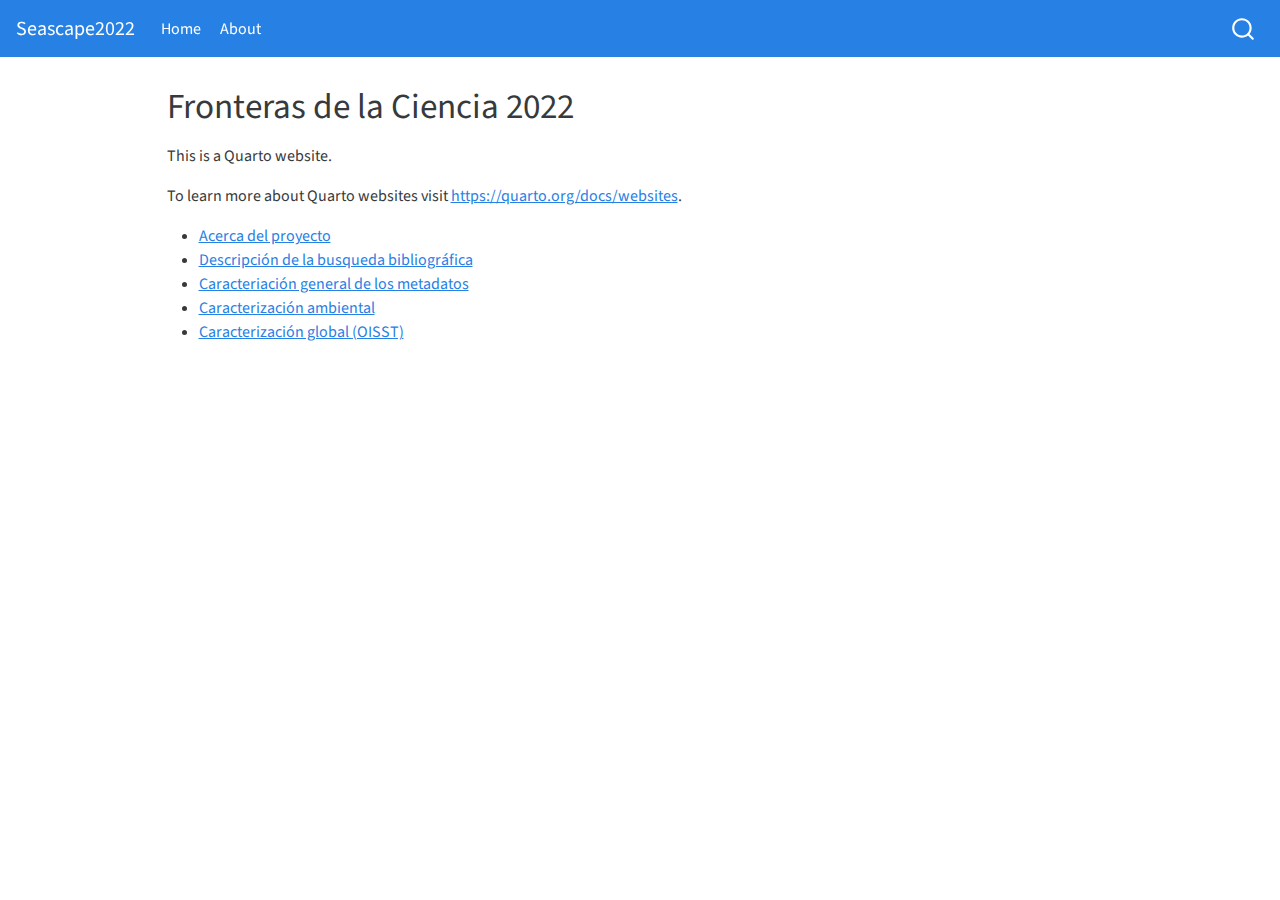
<file: docs/index.html>
<!DOCTYPE html>
<html xmlns="http://www.w3.org/1999/xhtml" lang="en" xml:lang="en"><head>

<meta charset="utf-8">
<meta name="generator" content="quarto-1.0.37">

<meta name="viewport" content="width=device-width, initial-scale=1.0, user-scalable=yes">


<title>Seascape2022 - Fronteras de la Ciencia 2022</title>
<style>
code{white-space: pre-wrap;}
span.smallcaps{font-variant: small-caps;}
span.underline{text-decoration: underline;}
div.column{display: inline-block; vertical-align: top; width: 50%;}
div.hanging-indent{margin-left: 1.5em; text-indent: -1.5em;}
ul.task-list{list-style: none;}
</style>


<script src="site_libs/quarto-nav/quarto-nav.js"></script>
<script src="site_libs/quarto-nav/headroom.min.js"></script>
<script src="site_libs/clipboard/clipboard.min.js"></script>
<script src="site_libs/quarto-search/autocomplete.umd.js"></script>
<script src="site_libs/quarto-search/fuse.min.js"></script>
<script src="site_libs/quarto-search/quarto-search.js"></script>
<meta name="quarto:offset" content="./">
<script src="site_libs/quarto-html/quarto.js"></script>
<script src="site_libs/quarto-html/popper.min.js"></script>
<script src="site_libs/quarto-html/tippy.umd.min.js"></script>
<script src="site_libs/quarto-html/anchor.min.js"></script>
<link href="site_libs/quarto-html/tippy.css" rel="stylesheet">
<link href="site_libs/quarto-html/quarto-syntax-highlighting.css" rel="stylesheet" id="quarto-text-highlighting-styles">
<script src="site_libs/bootstrap/bootstrap.min.js"></script>
<link href="site_libs/bootstrap/bootstrap-icons.css" rel="stylesheet">
<link href="site_libs/bootstrap/bootstrap.min.css" rel="stylesheet" id="quarto-bootstrap" data-mode="light">
<script id="quarto-search-options" type="application/json">{
  "location": "navbar",
  "copy-button": false,
  "collapse-after": 3,
  "panel-placement": "end",
  "type": "overlay",
  "limit": 20,
  "language": {
    "search-no-results-text": "No results",
    "search-matching-documents-text": "matching documents",
    "search-copy-link-title": "Copy link to search",
    "search-hide-matches-text": "Hide additional matches",
    "search-more-match-text": "more match in this document",
    "search-more-matches-text": "more matches in this document",
    "search-clear-button-title": "Clear",
    "search-detached-cancel-button-title": "Cancel",
    "search-submit-button-title": "Submit"
  }
}</script>


<link rel="stylesheet" href="styles.css">
</head>

<body class="nav-fixed">

<div id="quarto-search-results"></div>
  <header id="quarto-header" class="headroom fixed-top">
    <nav class="navbar navbar-expand-lg navbar-dark ">
      <div class="navbar-container container-fluid">
      <a class="navbar-brand" href="./index.html">
    <span class="navbar-title">Seascape2022</span>
  </a>
          <button class="navbar-toggler" type="button" data-bs-toggle="collapse" data-bs-target="#navbarCollapse" aria-controls="navbarCollapse" aria-expanded="false" aria-label="Toggle navigation" onclick="if (window.quartoToggleHeadroom) { window.quartoToggleHeadroom(); }">
  <span class="navbar-toggler-icon"></span>
</button>
          <div class="collapse navbar-collapse" id="navbarCollapse">
            <ul class="navbar-nav navbar-nav-scroll me-auto">
  <li class="nav-item">
    <a class="nav-link active" href="./index.html" aria-current="page">Home</a>
  </li>  
  <li class="nav-item">
    <a class="nav-link" href="./about.html">About</a>
  </li>  
</ul>
              <div id="quarto-search" class="" title="Search"></div>
          </div> <!-- /navcollapse -->
      </div> <!-- /container-fluid -->
    </nav>
</header>
<!-- content -->
<div id="quarto-content" class="quarto-container page-columns page-rows-contents page-layout-article page-navbar">
<!-- sidebar -->
<!-- margin-sidebar -->
    <div id="quarto-margin-sidebar" class="sidebar margin-sidebar">
        
    </div>
<!-- main -->
<main class="content" id="quarto-document-content">

<header id="title-block-header" class="quarto-title-block default">
<div class="quarto-title">
<h1 class="title">Fronteras de la Ciencia 2022</h1>
</div>



<div class="quarto-title-meta">

    
    
  </div>
  

</header>

<p>This is a Quarto website.</p>
<p>To learn more about Quarto websites visit <a href="https://quarto.org/docs/websites" class="uri">https://quarto.org/docs/websites</a>.</p>
<ul>
<li><a href="./about.html">Acerca del proyecto</a></li>
<li><a href="./1.Busqueda_bibliografica.html">Descripción de la busqueda bibliográfica</a></li>
<li><a href="./2.Descripcion_metadatos.html">Caracteriación general de los metadatos</a></li>
<li><a href="./3.Caraterizacion_ambiental.html">Caracterización ambiental</a></li>
<li><a href="./3.Caraterizacion_ambiental_global.html">Caracterización global (OISST)</a></li>
</ul>



</main> <!-- /main -->
<script id="quarto-html-after-body" type="application/javascript">
window.document.addEventListener("DOMContentLoaded", function (event) {
  const toggleBodyColorMode = (bsSheetEl) => {
    const mode = bsSheetEl.getAttribute("data-mode");
    const bodyEl = window.document.querySelector("body");
    if (mode === "dark") {
      bodyEl.classList.add("quarto-dark");
      bodyEl.classList.remove("quarto-light");
    } else {
      bodyEl.classList.add("quarto-light");
      bodyEl.classList.remove("quarto-dark");
    }
  }
  const toggleBodyColorPrimary = () => {
    const bsSheetEl = window.document.querySelector("link#quarto-bootstrap");
    if (bsSheetEl) {
      toggleBodyColorMode(bsSheetEl);
    }
  }
  toggleBodyColorPrimary();  
  const icon = "";
  const anchorJS = new window.AnchorJS();
  anchorJS.options = {
    placement: 'right',
    icon: icon
  };
  anchorJS.add('.anchored');
  const clipboard = new window.ClipboardJS('.code-copy-button', {
    target: function(trigger) {
      return trigger.previousElementSibling;
    }
  });
  clipboard.on('success', function(e) {
    // button target
    const button = e.trigger;
    // don't keep focus
    button.blur();
    // flash "checked"
    button.classList.add('code-copy-button-checked');
    var currentTitle = button.getAttribute("title");
    button.setAttribute("title", "Copied!");
    setTimeout(function() {
      button.setAttribute("title", currentTitle);
      button.classList.remove('code-copy-button-checked');
    }, 1000);
    // clear code selection
    e.clearSelection();
  });
  function tippyHover(el, contentFn) {
    const config = {
      allowHTML: true,
      content: contentFn,
      maxWidth: 500,
      delay: 100,
      arrow: false,
      appendTo: function(el) {
          return el.parentElement;
      },
      interactive: true,
      interactiveBorder: 10,
      theme: 'quarto',
      placement: 'bottom-start'
    };
    window.tippy(el, config); 
  }
  const noterefs = window.document.querySelectorAll('a[role="doc-noteref"]');
  for (var i=0; i<noterefs.length; i++) {
    const ref = noterefs[i];
    tippyHover(ref, function() {
      let href = ref.getAttribute('href');
      try { href = new URL(href).hash; } catch {}
      const id = href.replace(/^#\/?/, "");
      const note = window.document.getElementById(id);
      return note.innerHTML;
    });
  }
  var bibliorefs = window.document.querySelectorAll('a[role="doc-biblioref"]');
  for (var i=0; i<bibliorefs.length; i++) {
    const ref = bibliorefs[i];
    const cites = ref.parentNode.getAttribute('data-cites').split(' ');
    tippyHover(ref, function() {
      var popup = window.document.createElement('div');
      cites.forEach(function(cite) {
        var citeDiv = window.document.createElement('div');
        citeDiv.classList.add('hanging-indent');
        citeDiv.classList.add('csl-entry');
        var biblioDiv = window.document.getElementById('ref-' + cite);
        if (biblioDiv) {
          citeDiv.innerHTML = biblioDiv.innerHTML;
        }
        popup.appendChild(citeDiv);
      });
      return popup.innerHTML;
    });
  }
});
</script>
</div> <!-- /content -->



</body></html>
</file>
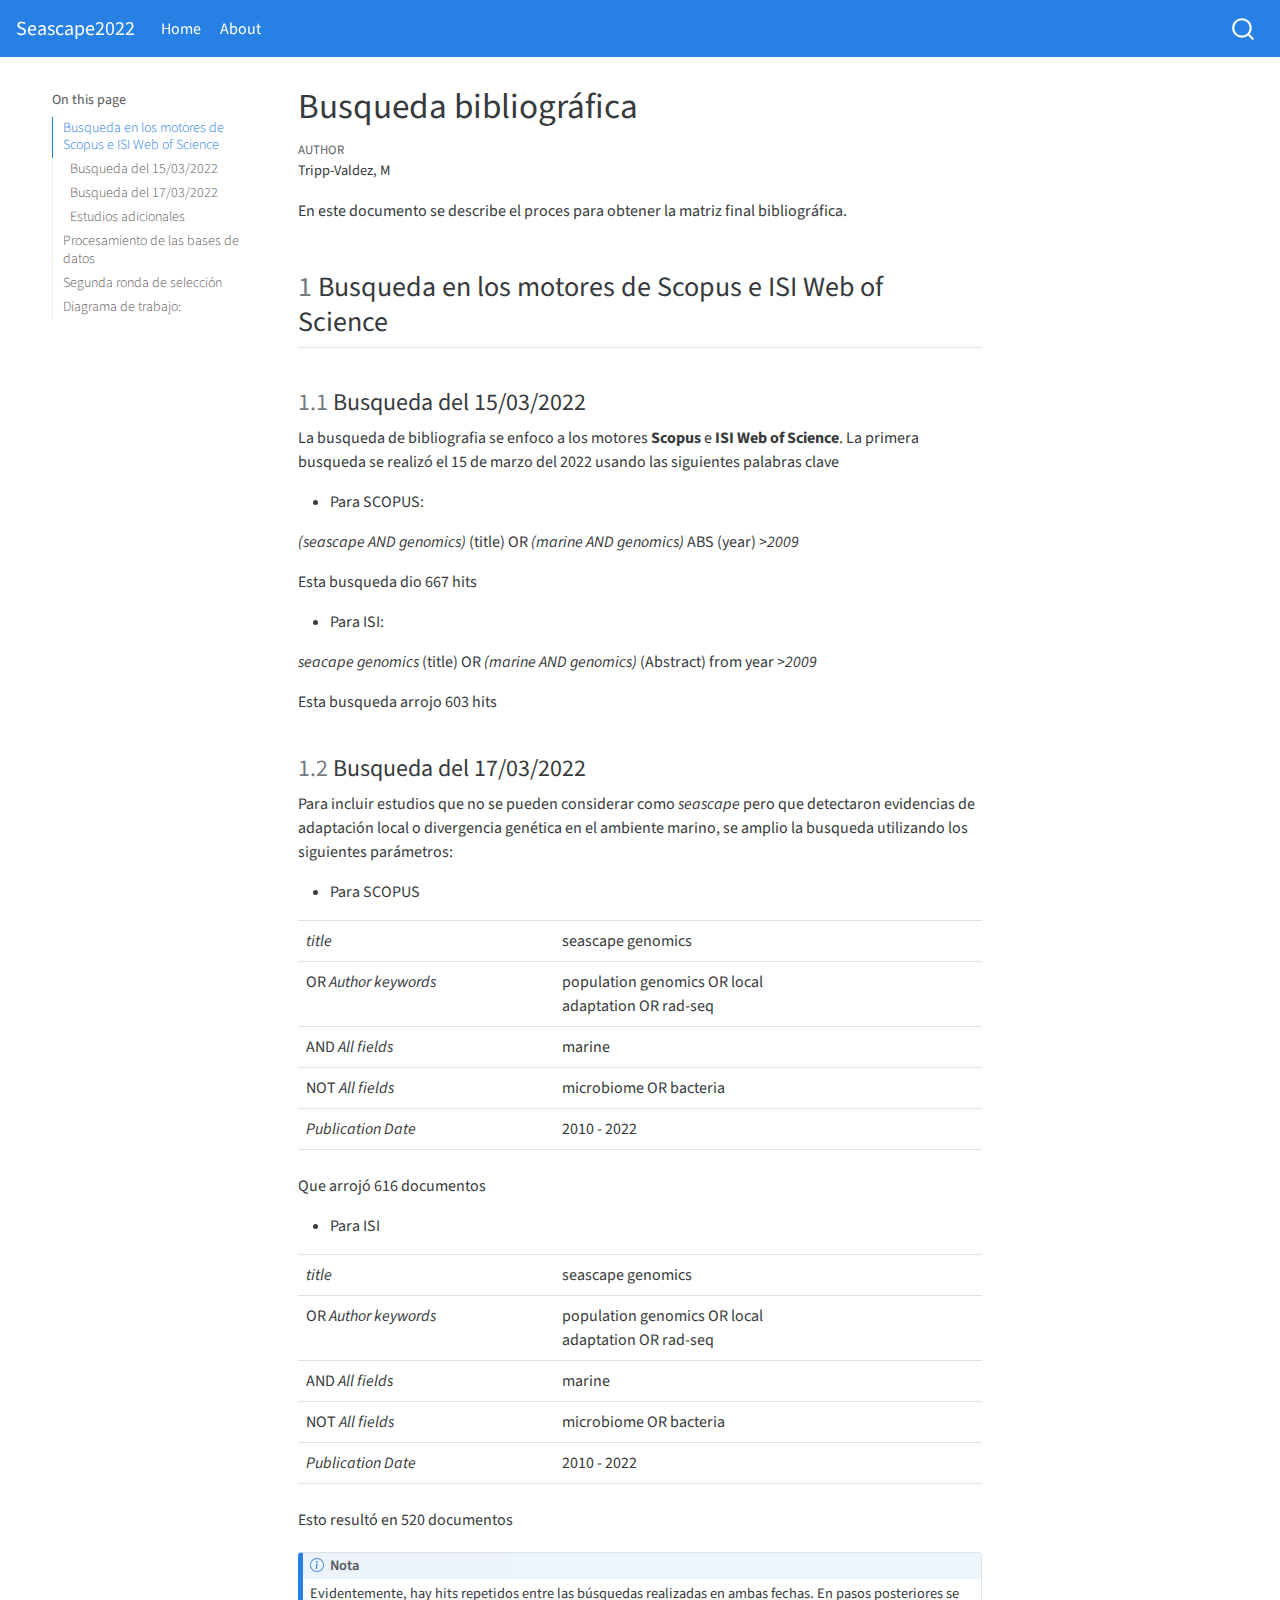
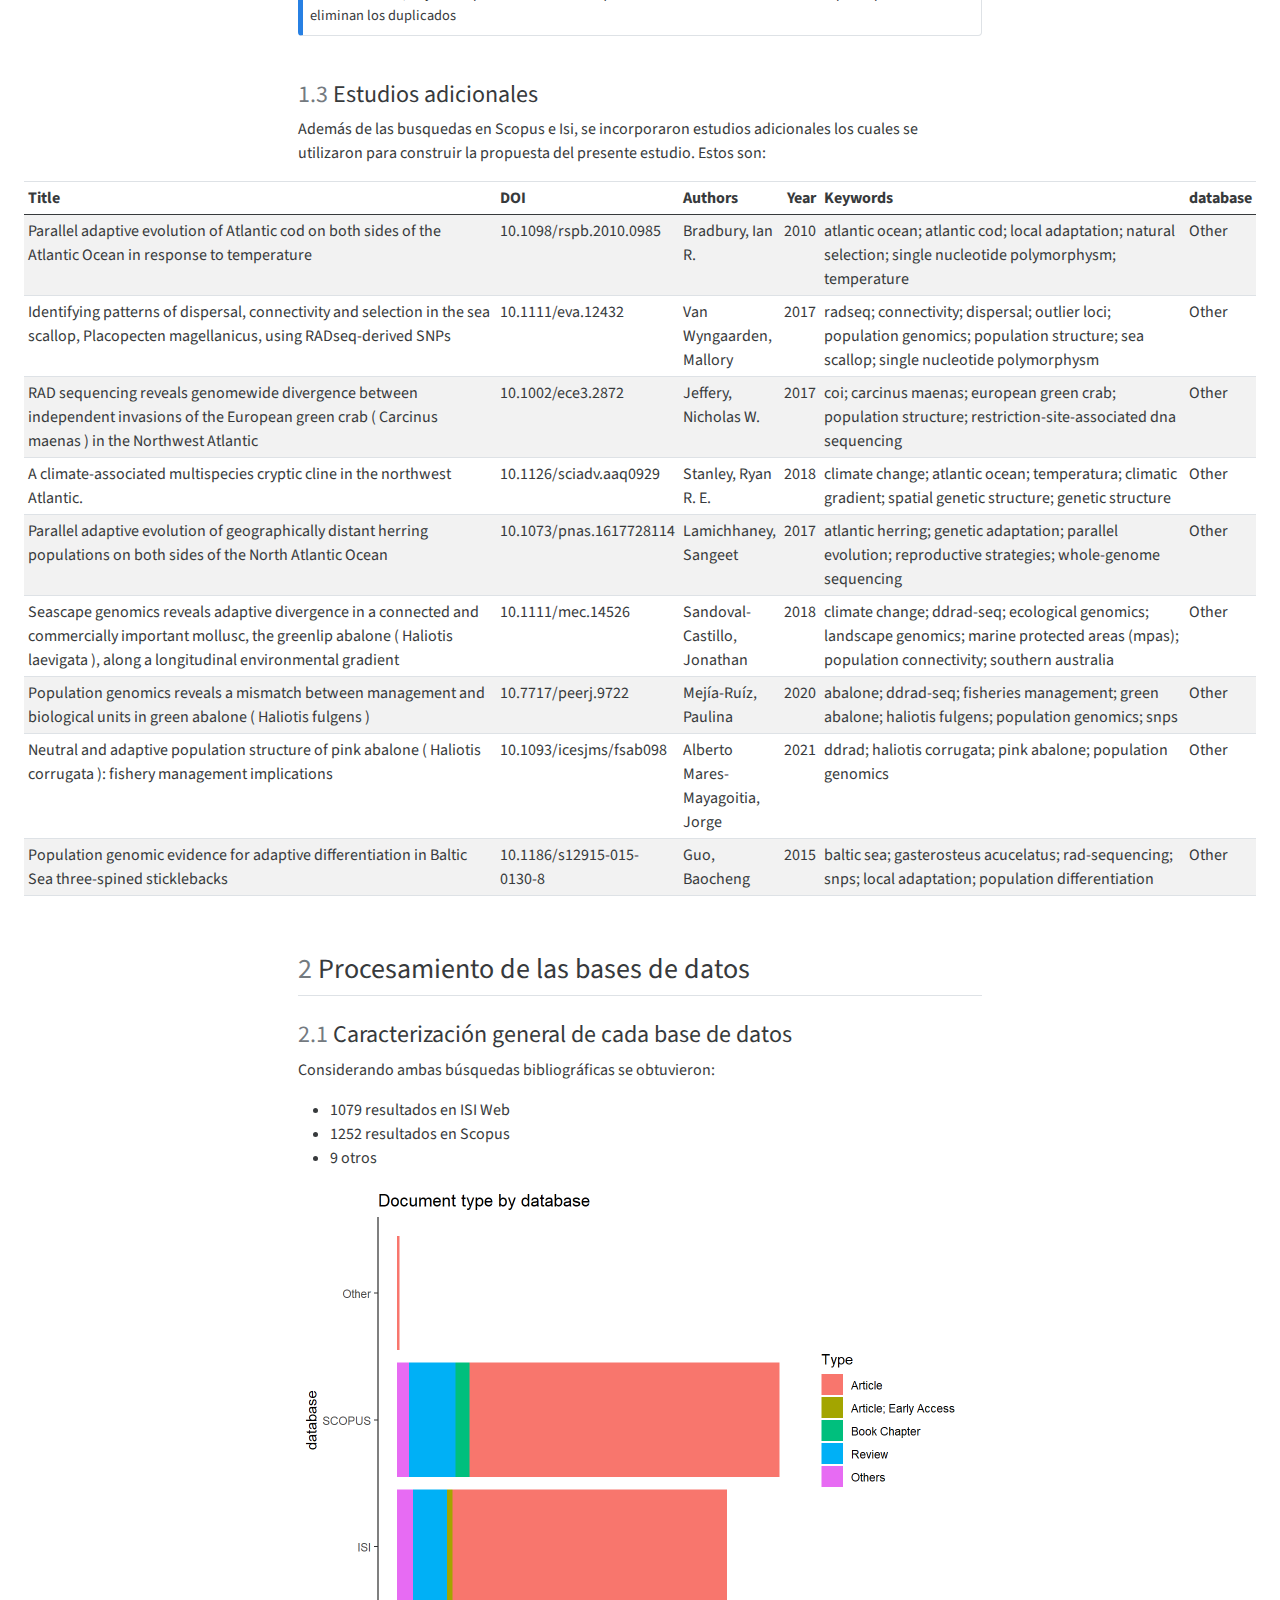
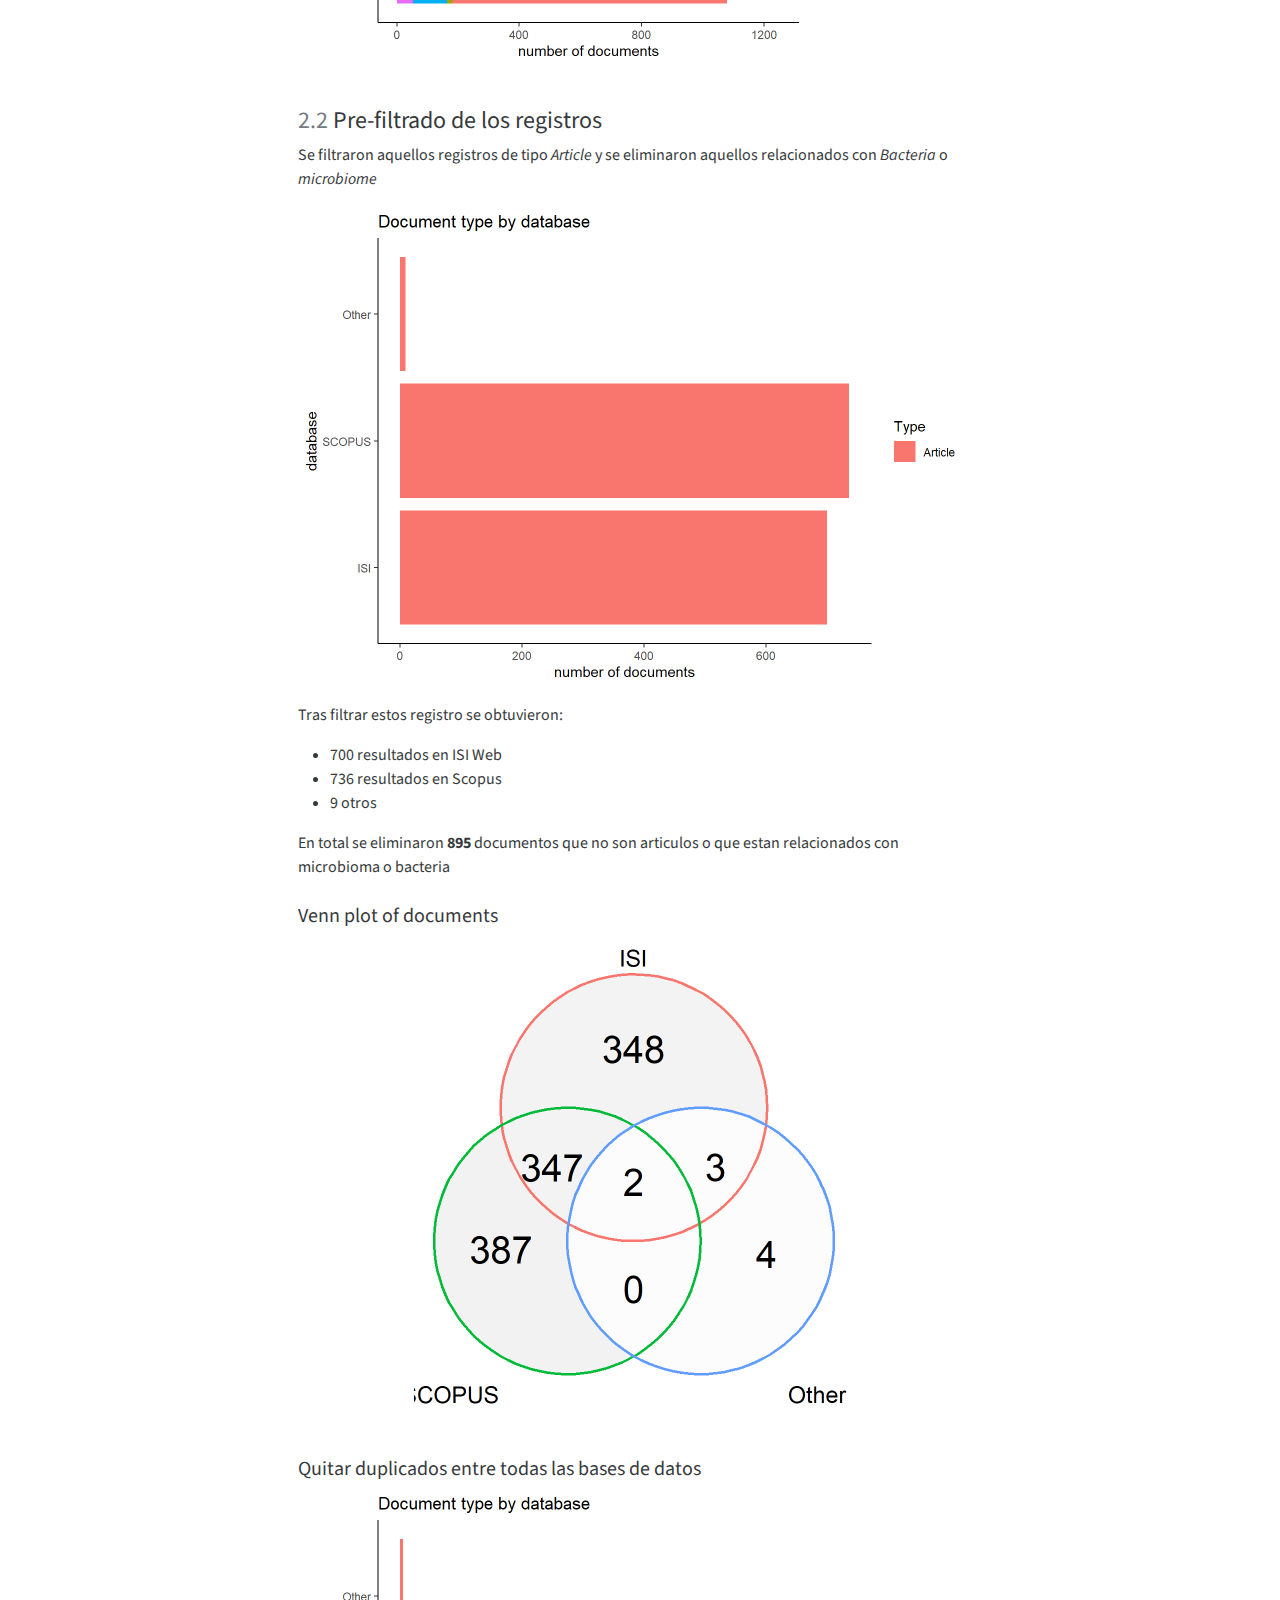
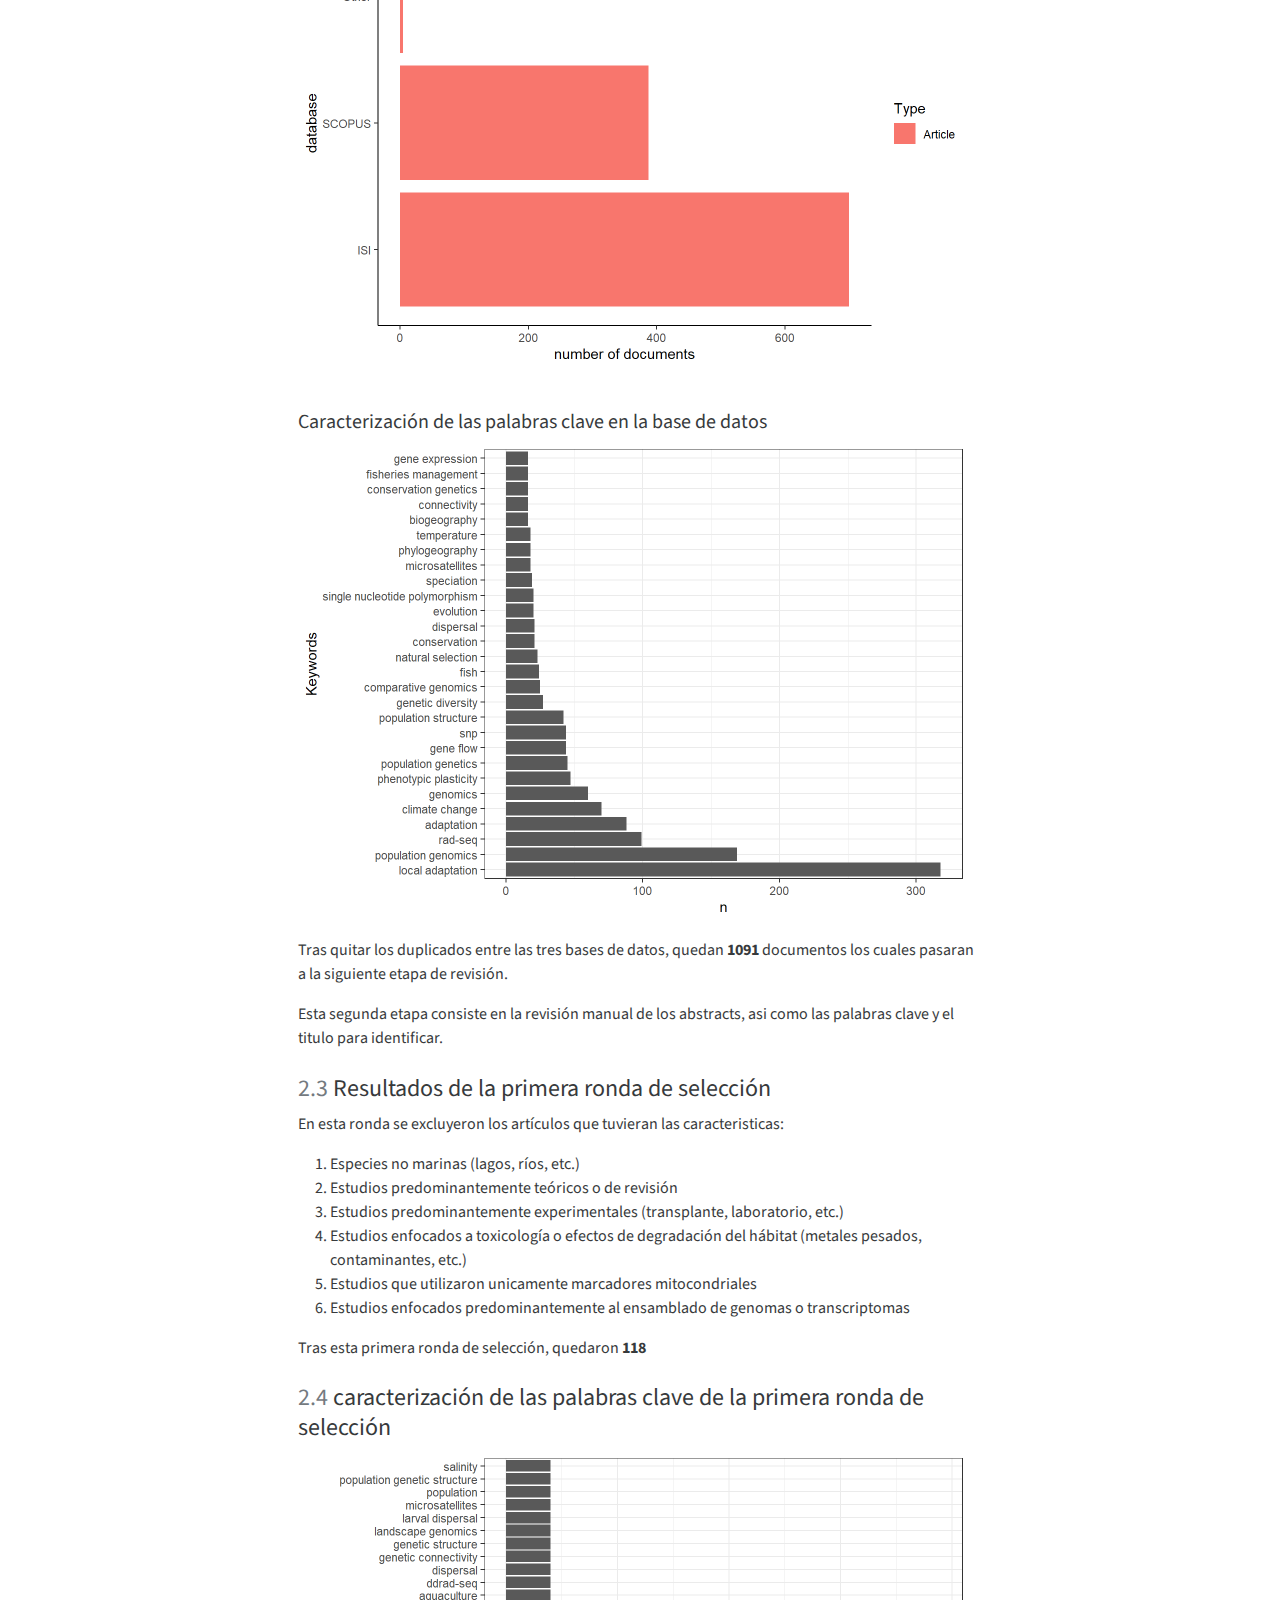
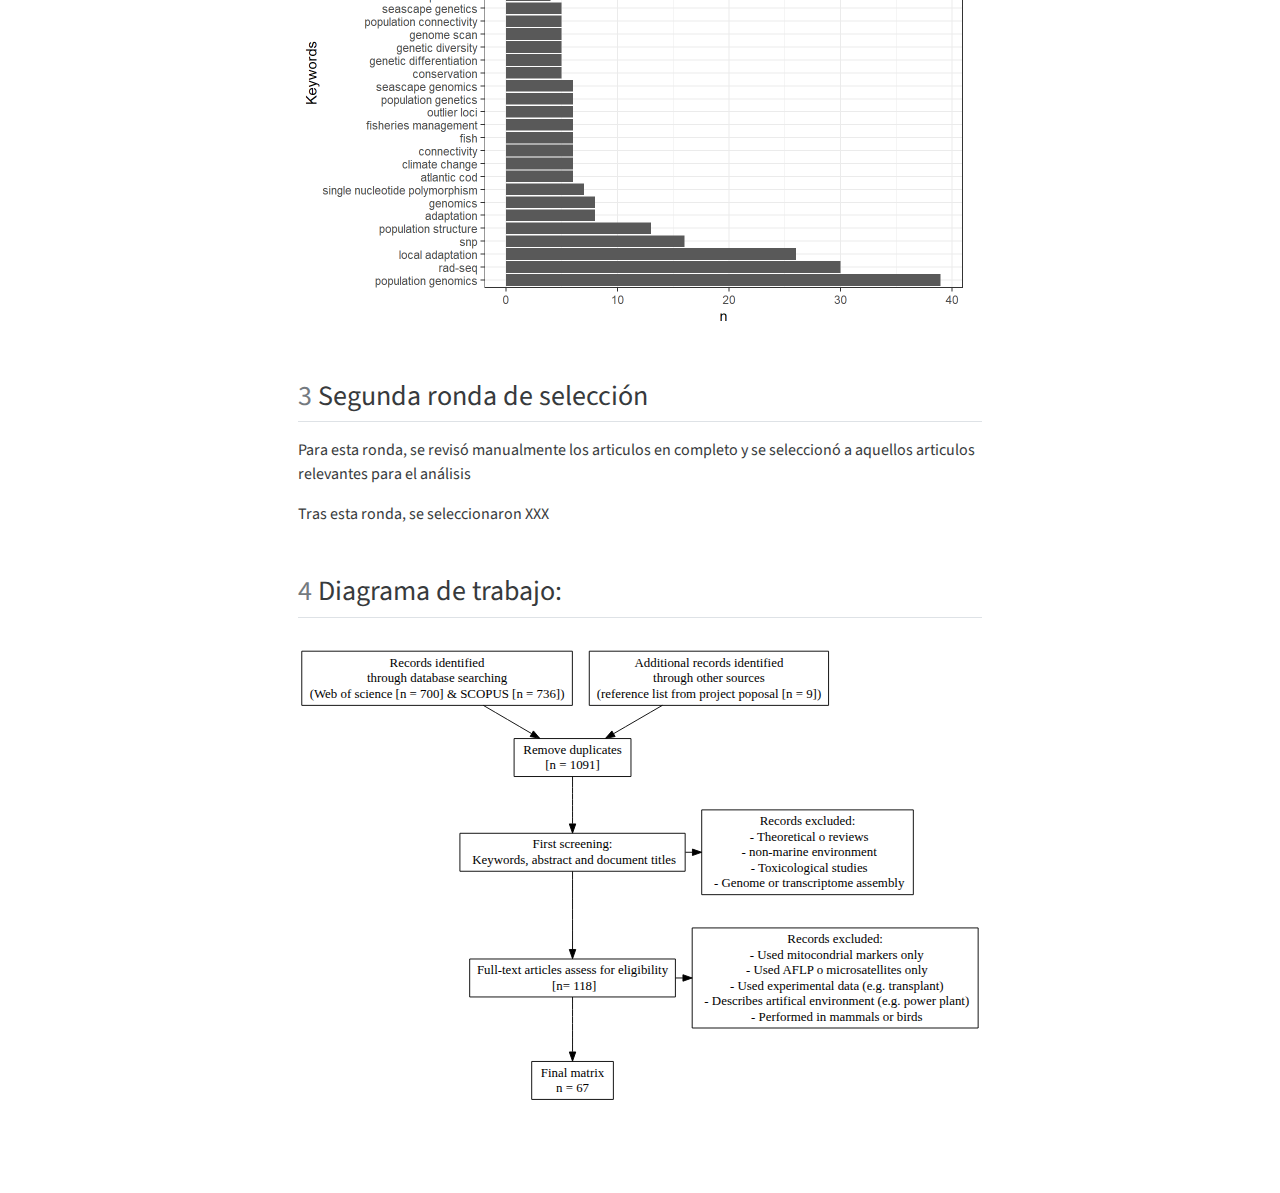
<file: docs/1.Busqueda_bibliografica.html>
<!DOCTYPE html>
<html xmlns="http://www.w3.org/1999/xhtml" lang="en" xml:lang="en"><head>

<meta charset="utf-8">
<meta name="generator" content="quarto-1.0.37">

<meta name="viewport" content="width=device-width, initial-scale=1.0, user-scalable=yes">

<meta name="author" content="Tripp-Valdez, M">

<title>Seascape2022 - Busqueda bibliográfica</title>
<style>
code{white-space: pre-wrap;}
span.smallcaps{font-variant: small-caps;}
span.underline{text-decoration: underline;}
div.column{display: inline-block; vertical-align: top; width: 50%;}
div.hanging-indent{margin-left: 1.5em; text-indent: -1.5em;}
ul.task-list{list-style: none;}
</style>


<script src="site_libs/quarto-nav/quarto-nav.js"></script>
<script src="site_libs/quarto-nav/headroom.min.js"></script>
<script src="site_libs/clipboard/clipboard.min.js"></script>
<script src="site_libs/quarto-search/autocomplete.umd.js"></script>
<script src="site_libs/quarto-search/fuse.min.js"></script>
<script src="site_libs/quarto-search/quarto-search.js"></script>
<meta name="quarto:offset" content="./">
<script src="site_libs/quarto-html/quarto.js"></script>
<script src="site_libs/quarto-html/popper.min.js"></script>
<script src="site_libs/quarto-html/tippy.umd.min.js"></script>
<script src="site_libs/quarto-html/anchor.min.js"></script>
<link href="site_libs/quarto-html/tippy.css" rel="stylesheet">
<link href="site_libs/quarto-html/quarto-syntax-highlighting.css" rel="stylesheet" id="quarto-text-highlighting-styles">
<script src="site_libs/bootstrap/bootstrap.min.js"></script>
<link href="site_libs/bootstrap/bootstrap-icons.css" rel="stylesheet">
<link href="site_libs/bootstrap/bootstrap.min.css" rel="stylesheet" id="quarto-bootstrap" data-mode="light">
<script id="quarto-search-options" type="application/json">{
  "location": "navbar",
  "copy-button": false,
  "collapse-after": 3,
  "panel-placement": "end",
  "type": "overlay",
  "limit": 20,
  "language": {
    "search-no-results-text": "No results",
    "search-matching-documents-text": "matching documents",
    "search-copy-link-title": "Copy link to search",
    "search-hide-matches-text": "Hide additional matches",
    "search-more-match-text": "more match in this document",
    "search-more-matches-text": "more matches in this document",
    "search-clear-button-title": "Clear",
    "search-detached-cancel-button-title": "Cancel",
    "search-submit-button-title": "Submit"
  }
}</script>
<script src="site_libs/htmlwidgets-1.5.4/htmlwidgets.js"></script>
<script src="site_libs/viz-1.8.2/viz.js"></script>
<link href="site_libs/DiagrammeR-styles-0.2/styles.css" rel="stylesheet">
<script src="site_libs/grViz-binding-1.0.9/grViz.js"></script>


<link rel="stylesheet" href="styles.css">
</head>

<body class="floating nav-fixed">

<div id="quarto-search-results"></div>
  <header id="quarto-header" class="headroom fixed-top">
    <nav class="navbar navbar-expand-lg navbar-dark ">
      <div class="navbar-container container-fluid">
      <a class="navbar-brand" href="./index.html">
    <span class="navbar-title">Seascape2022</span>
  </a>
          <button class="navbar-toggler" type="button" data-bs-toggle="collapse" data-bs-target="#navbarCollapse" aria-controls="navbarCollapse" aria-expanded="false" aria-label="Toggle navigation" onclick="if (window.quartoToggleHeadroom) { window.quartoToggleHeadroom(); }">
  <span class="navbar-toggler-icon"></span>
</button>
          <div class="collapse navbar-collapse" id="navbarCollapse">
            <ul class="navbar-nav navbar-nav-scroll me-auto">
  <li class="nav-item">
    <a class="nav-link" href="./index.html">Home</a>
  </li>  
  <li class="nav-item">
    <a class="nav-link" href="./about.html">About</a>
  </li>  
</ul>
              <div id="quarto-search" class="" title="Search"></div>
          </div> <!-- /navcollapse -->
      </div> <!-- /container-fluid -->
    </nav>
</header>
<!-- content -->
<div id="quarto-content" class="quarto-container page-columns page-rows-contents page-layout-article page-navbar">
<!-- sidebar -->
  <nav id="quarto-sidebar" class="sidebar collapse sidebar-navigation floating overflow-auto">
    <nav id="TOC" role="doc-toc">
    <h2 id="toc-title">On this page</h2>
   
  <ul>
  <li><a href="#busqueda-en-los-motores-de-scopus-e-isi-web-of-science" id="toc-busqueda-en-los-motores-de-scopus-e-isi-web-of-science" class="nav-link active" data-scroll-target="#busqueda-en-los-motores-de-scopus-e-isi-web-of-science"> <span class="header-section-number">1</span> Busqueda en los motores de Scopus e ISI Web of Science</a>
  <ul class="collapse">
  <li><a href="#busqueda-del-15032022" id="toc-busqueda-del-15032022" class="nav-link" data-scroll-target="#busqueda-del-15032022"> <span class="header-section-number">1.1</span> Busqueda del 15/03/2022</a></li>
  <li><a href="#busqueda-del-17032022" id="toc-busqueda-del-17032022" class="nav-link" data-scroll-target="#busqueda-del-17032022"> <span class="header-section-number">1.2</span> Busqueda del 17/03/2022</a></li>
  <li><a href="#estudios-adicionales" id="toc-estudios-adicionales" class="nav-link" data-scroll-target="#estudios-adicionales"> <span class="header-section-number">1.3</span> Estudios adicionales</a></li>
  </ul></li>
  <li><a href="#procesamiento-de-las-bases-de-datos" id="toc-procesamiento-de-las-bases-de-datos" class="nav-link" data-scroll-target="#procesamiento-de-las-bases-de-datos"> <span class="header-section-number">2</span> Procesamiento de las bases de datos</a>
  <ul class="collapse">
  <li><a href="#caracterización-general-de-cada-base-de-datos" id="toc-caracterización-general-de-cada-base-de-datos" class="nav-link" data-scroll-target="#caracterización-general-de-cada-base-de-datos"> <span class="header-section-number">2.1</span> Caracterización general de cada base de datos</a></li>
  <li><a href="#pre-filtrado-de-los-registros" id="toc-pre-filtrado-de-los-registros" class="nav-link" data-scroll-target="#pre-filtrado-de-los-registros"> <span class="header-section-number">2.2</span> Pre-filtrado de los registros</a></li>
  <li><a href="#resultados-de-la-primera-ronda-de-selección" id="toc-resultados-de-la-primera-ronda-de-selección" class="nav-link" data-scroll-target="#resultados-de-la-primera-ronda-de-selección"> <span class="header-section-number">2.3</span> Resultados de la primera ronda de selección</a></li>
  <li><a href="#caracterización-de-las-palabras-clave-de-la-primera-ronda-de-selección" id="toc-caracterización-de-las-palabras-clave-de-la-primera-ronda-de-selección" class="nav-link" data-scroll-target="#caracterización-de-las-palabras-clave-de-la-primera-ronda-de-selección"> <span class="header-section-number">2.4</span> caracterización de las palabras clave de la primera ronda de selección</a></li>
  </ul></li>
  <li><a href="#segunda-ronda-de-selección" id="toc-segunda-ronda-de-selección" class="nav-link" data-scroll-target="#segunda-ronda-de-selección"> <span class="header-section-number">3</span> Segunda ronda de selección</a></li>
  <li><a href="#diagrama-de-trabajo" id="toc-diagrama-de-trabajo" class="nav-link" data-scroll-target="#diagrama-de-trabajo"> <span class="header-section-number">4</span> Diagrama de trabajo:</a></li>
  </ul>
</nav>
</nav>
<!-- margin-sidebar -->
    <div id="quarto-margin-sidebar" class="sidebar margin-sidebar">
    </div>
<!-- main -->
<main class="content page-columns page-full" id="quarto-document-content">

<header id="title-block-header" class="quarto-title-block default">
<div class="quarto-title">
<h1 class="title">Busqueda bibliográfica</h1>
</div>



<div class="quarto-title-meta">

    <div>
    <div class="quarto-title-meta-heading">Author</div>
    <div class="quarto-title-meta-contents">
             <p>Tripp-Valdez, M </p>
          </div>
  </div>
    
    
  </div>
  

</header>

<p>En este documento se describe el proces para obtener la matriz final bibliográfica.</p>
<section id="busqueda-en-los-motores-de-scopus-e-isi-web-of-science" class="level2 page-columns page-full" data-number="1">
<h2 data-number="1" class="anchored" data-anchor-id="busqueda-en-los-motores-de-scopus-e-isi-web-of-science"><span class="header-section-number">1</span> Busqueda en los motores de Scopus e ISI Web of Science</h2>
<section id="busqueda-del-15032022" class="level3" data-number="1.1">
<h3 data-number="1.1" class="anchored" data-anchor-id="busqueda-del-15032022"><span class="header-section-number">1.1</span> Busqueda del 15/03/2022</h3>
<p>La busqueda de bibliografia se enfoco a los motores <strong>Scopus</strong> e <strong>ISI Web of Science</strong>. La primera busqueda se realizó el 15 de marzo del 2022 usando las siguientes palabras clave</p>
<ul>
<li>Para SCOPUS:</li>
</ul>
<p><em>(seascape AND genomics)</em> (title) OR <em>(marine AND genomics)</em> ABS (year) <em>&gt;2009</em></p>
<p>Esta busqueda dio 667 hits</p>
<ul>
<li>Para ISI:</li>
</ul>
<p><em>seacape genomics</em> (title) OR <em>(marine AND genomics)</em> (Abstract) from year <em>&gt;2009</em></p>
<p>Esta busqueda arrojo 603 hits</p>
</section>
<section id="busqueda-del-17032022" class="level3" data-number="1.2">
<h3 data-number="1.2" class="anchored" data-anchor-id="busqueda-del-17032022"><span class="header-section-number">1.2</span> Busqueda del 17/03/2022</h3>
<p>Para incluir estudios que no se pueden considerar como <em>seascape</em> pero que detectaron evidencias de adaptación local o divergencia genética en el ambiente marino, se amplio la busqueda utilizando los siguientes parámetros:</p>
<ul>
<li>Para SCOPUS</li>
</ul>
<table class="table">
<colgroup>
<col style="width: 37%">
<col style="width: 37%">
<col style="width: 25%">
</colgroup>
<tbody>
<tr class="odd">
<td><em>title</em></td>
<td>seascape genomics</td>
<td></td>
</tr>
<tr class="even">
<td>OR <em>Author keywords</em></td>
<td>population genomics OR local adaptation OR rad-seq</td>
<td></td>
</tr>
<tr class="odd">
<td>AND <em>All fields</em></td>
<td>marine</td>
<td></td>
</tr>
<tr class="even">
<td>NOT <em>All fields</em></td>
<td>microbiome OR bacteria</td>
<td></td>
</tr>
<tr class="odd">
<td><em>Publication Date</em></td>
<td>2010 - 2022</td>
<td></td>
</tr>
</tbody>
</table>
<p>Que arrojó 616 documentos</p>
<ul>
<li>Para ISI</li>
</ul>
<table class="table">
<colgroup>
<col style="width: 37%">
<col style="width: 37%">
<col style="width: 25%">
</colgroup>
<tbody>
<tr class="odd">
<td><em>title</em></td>
<td>seascape genomics</td>
<td></td>
</tr>
<tr class="even">
<td>OR <em>Author keywords</em></td>
<td>population genomics OR local adaptation OR rad-seq</td>
<td></td>
</tr>
<tr class="odd">
<td>AND <em>All fields</em></td>
<td>marine</td>
<td></td>
</tr>
<tr class="even">
<td>NOT <em>All fields</em></td>
<td>microbiome OR bacteria</td>
<td></td>
</tr>
<tr class="odd">
<td><em>Publication Date</em></td>
<td>2010 - 2022</td>
<td></td>
</tr>
</tbody>
</table>
<p>Esto resultó en 520 documentos</p>
<div class="callout-note callout callout-style-default callout-captioned">
<div class="callout-header d-flex align-content-center">
<div class="callout-icon-container">
<i class="callout-icon"></i>
</div>
<div class="callout-caption-container flex-fill">
Nota
</div>
</div>
<div class="callout-body-container callout-body">
<p>Evidentemente, hay hits repetidos entre las búsquedas realizadas en ambas fechas. En pasos posteriores se eliminan los duplicados</p>
</div>
</div>
</section>
<section id="estudios-adicionales" class="level3 page-columns page-full" data-number="1.3">
<h3 data-number="1.3" class="anchored" data-anchor-id="estudios-adicionales"><span class="header-section-number">1.3</span> Estudios adicionales</h3>
<p>Además de las busquedas en Scopus e Isi, se incorporaron estudios adicionales los cuales se utilizaron para construir la propuesta del presente estudio. Estos son:</p>
<div class="cell page-columns page-full">
<div class="cell-output-display column-page">
<table class="table table-sm table-striped">
<colgroup>
<col style="width: 46%">
<col style="width: 6%">
<col style="width: 7%">
<col style="width: 1%">
<col style="width: 35%">
<col style="width: 2%">
</colgroup>
<thead>
<tr class="header">
<th style="text-align: left;">Title</th>
<th style="text-align: left;">DOI</th>
<th style="text-align: left;">Authors</th>
<th style="text-align: right;">Year</th>
<th style="text-align: left;">Keywords</th>
<th style="text-align: left;">database</th>
</tr>
</thead>
<tbody>
<tr class="odd">
<td style="text-align: left;">Parallel adaptive evolution of Atlantic cod on both sides of the Atlantic Ocean in response to temperature</td>
<td style="text-align: left;">10.1098/rspb.2010.0985</td>
<td style="text-align: left;">Bradbury, Ian R.</td>
<td style="text-align: right;">2010</td>
<td style="text-align: left;">atlantic ocean; atlantic cod; local adaptation; natural selection; single nucleotide polymorphysm; temperature</td>
<td style="text-align: left;">Other</td>
</tr>
<tr class="even">
<td style="text-align: left;">Identifying patterns of dispersal, connectivity and selection in the sea scallop, Placopecten magellanicus, using RADseq-derived SNPs</td>
<td style="text-align: left;">10.1111/eva.12432</td>
<td style="text-align: left;">Van Wyngaarden, Mallory</td>
<td style="text-align: right;">2017</td>
<td style="text-align: left;">radseq; connectivity; dispersal; outlier loci; population genomics; population structure; sea scallop; single nucleotide polymorphysm</td>
<td style="text-align: left;">Other</td>
</tr>
<tr class="odd">
<td style="text-align: left;">RAD sequencing reveals genomewide divergence between independent invasions of the European green crab ( Carcinus maenas ) in the Northwest Atlantic</td>
<td style="text-align: left;">10.1002/ece3.2872</td>
<td style="text-align: left;">Jeffery, Nicholas W.</td>
<td style="text-align: right;">2017</td>
<td style="text-align: left;">coi; carcinus maenas; european green crab; population structure; restriction-site-associated dna sequencing</td>
<td style="text-align: left;">Other</td>
</tr>
<tr class="even">
<td style="text-align: left;">A climate-associated multispecies cryptic cline in the northwest Atlantic.</td>
<td style="text-align: left;">10.1126/sciadv.aaq0929</td>
<td style="text-align: left;">Stanley, Ryan R. E.</td>
<td style="text-align: right;">2018</td>
<td style="text-align: left;">climate change; atlantic ocean; temperatura; climatic gradient; spatial genetic structure; genetic structure</td>
<td style="text-align: left;">Other</td>
</tr>
<tr class="odd">
<td style="text-align: left;">Parallel adaptive evolution of geographically distant herring populations on both sides of the North Atlantic Ocean</td>
<td style="text-align: left;">10.1073/pnas.1617728114</td>
<td style="text-align: left;">Lamichhaney, Sangeet</td>
<td style="text-align: right;">2017</td>
<td style="text-align: left;">atlantic herring; genetic adaptation; parallel evolution; reproductive strategies; whole-genome sequencing</td>
<td style="text-align: left;">Other</td>
</tr>
<tr class="even">
<td style="text-align: left;">Seascape genomics reveals adaptive divergence in a connected and commercially important mollusc, the greenlip abalone ( Haliotis laevigata ), along a longitudinal environmental gradient</td>
<td style="text-align: left;">10.1111/mec.14526</td>
<td style="text-align: left;">Sandoval‐Castillo, Jonathan</td>
<td style="text-align: right;">2018</td>
<td style="text-align: left;">climate change; ddrad-seq; ecological genomics; landscape genomics; marine protected areas (mpas); population connectivity; southern australia</td>
<td style="text-align: left;">Other</td>
</tr>
<tr class="odd">
<td style="text-align: left;">Population genomics reveals a mismatch between management and biological units in green abalone ( Haliotis fulgens )</td>
<td style="text-align: left;">10.7717/peerj.9722</td>
<td style="text-align: left;">Mejía-Ruíz, Paulina</td>
<td style="text-align: right;">2020</td>
<td style="text-align: left;">abalone; ddrad-seq; fisheries management; green abalone; haliotis fulgens; population genomics; snps</td>
<td style="text-align: left;">Other</td>
</tr>
<tr class="even">
<td style="text-align: left;">Neutral and adaptive population structure of pink abalone ( Haliotis corrugata ): fishery management implications</td>
<td style="text-align: left;">10.1093/icesjms/fsab098</td>
<td style="text-align: left;">Alberto Mares-Mayagoitia, Jorge</td>
<td style="text-align: right;">2021</td>
<td style="text-align: left;">ddrad; haliotis corrugata; pink abalone; population genomics</td>
<td style="text-align: left;">Other</td>
</tr>
<tr class="odd">
<td style="text-align: left;">Population genomic evidence for adaptive differentiation in Baltic Sea three-spined sticklebacks</td>
<td style="text-align: left;">10.1186/s12915-015-0130-8</td>
<td style="text-align: left;">Guo, Baocheng</td>
<td style="text-align: right;">2015</td>
<td style="text-align: left;">baltic sea; gasterosteus acucelatus; rad-sequencing; snps; local adaptation; population differentiation</td>
<td style="text-align: left;">Other</td>
</tr>
</tbody>
</table>
</div>
</div>
</section>
</section>
<section id="procesamiento-de-las-bases-de-datos" class="level2" data-number="2">
<h2 data-number="2" class="anchored" data-anchor-id="procesamiento-de-las-bases-de-datos"><span class="header-section-number">2</span> Procesamiento de las bases de datos</h2>
<section id="caracterización-general-de-cada-base-de-datos" class="level3" data-number="2.1">
<h3 data-number="2.1" class="anchored" data-anchor-id="caracterización-general-de-cada-base-de-datos"><span class="header-section-number">2.1</span> Caracterización general de cada base de datos</h3>
<div class="cell">

</div>
<div class="cell">

</div>
<p>Considerando ambas búsquedas bibliográficas se obtuvieron:</p>
<ul>
<li>1079 resultados en ISI Web</li>
<li>1252 resultados en Scopus</li>
<li>9 otros</li>
</ul>
<div class="cell">

</div>
<div class="cell">
<div class="cell-output-display">
<p><img src="1.Busqueda_bibliografica_files/figure-html/unnamed-chunk-1-1.png" class="img-fluid" width="672"></p>
</div>
</div>
</section>
<section id="pre-filtrado-de-los-registros" class="level3" data-number="2.2">
<h3 data-number="2.2" class="anchored" data-anchor-id="pre-filtrado-de-los-registros"><span class="header-section-number">2.2</span> Pre-filtrado de los registros</h3>
<p>Se filtraron aquellos registros de tipo <em>Article</em> y se eliminaron aquellos relacionados con <em>Bacteria</em> o <em>microbiome</em></p>
<div class="cell">

</div>
<div class="cell">
<div class="cell-output-display">
<p><img src="1.Busqueda_bibliografica_files/figure-html/unnamed-chunk-2-1.png" class="img-fluid" width="672"></p>
</div>
</div>
<p>Tras filtrar estos registro se obtuvieron:</p>
<ul>
<li>700 resultados en ISI Web</li>
<li>736 resultados en Scopus</li>
<li>9 otros</li>
</ul>
<div class="cell">

</div>
<p>En total se eliminaron <strong>895</strong> documentos que no son articulos o que estan relacionados con microbioma o bacteria</p>
<section id="venn-plot-of-documents" class="level4">
<h4 class="anchored" data-anchor-id="venn-plot-of-documents">Venn plot of documents</h4>
<div class="cell">
<div class="cell-output-display">
<p><img src="1.Busqueda_bibliografica_files/figure-html/VennFirst-1.png" class="img-fluid" width="672"></p>
</div>
</div>
</section>
<section id="quitar-duplicados-entre-todas-las-bases-de-datos" class="level4">
<h4 class="anchored" data-anchor-id="quitar-duplicados-entre-todas-las-bases-de-datos">Quitar duplicados entre todas las bases de datos</h4>
<div class="cell">

</div>
<div class="cell">
<div class="cell-output-display">
<p><img src="1.Busqueda_bibliografica_files/figure-html/unnamed-chunk-4-1.png" class="img-fluid" width="672"></p>
</div>
</div>
</section>
<section id="caracterización-de-las-palabras-clave-en-la-base-de-datos" class="level4">
<h4 class="anchored" data-anchor-id="caracterización-de-las-palabras-clave-en-la-base-de-datos">Caracterización de las palabras clave en la base de datos</h4>
<div class="cell">
<div class="cell-output-display">
<p><img src="1.Busqueda_bibliografica_files/figure-html/unnamed-chunk-5-1.png" class="img-fluid" width="672"></p>
</div>
</div>
<div class="cell">

</div>
<p>Tras quitar los duplicados entre las tres bases de datos, quedan <strong>1091</strong> documentos los cuales pasaran a la siguiente etapa de revisión.</p>
<p>Esta segunda etapa consiste en la revisión manual de los abstracts, asi como las palabras clave y el titulo para identificar.</p>
</section>
</section>
<section id="resultados-de-la-primera-ronda-de-selección" class="level3" data-number="2.3">
<h3 data-number="2.3" class="anchored" data-anchor-id="resultados-de-la-primera-ronda-de-selección"><span class="header-section-number">2.3</span> Resultados de la primera ronda de selección</h3>
<p>En esta ronda se excluyeron los artículos que tuvieran las caracteristicas:</p>
<ol type="1">
<li>Especies no marinas (lagos, ríos, etc.)</li>
<li>Estudios predominantemente teóricos o de revisión</li>
<li>Estudios predominantemente experimentales (transplante, laboratorio, etc.)</li>
<li>Estudios enfocados a toxicología o efectos de degradación del hábitat (metales pesados, contaminantes, etc.)</li>
<li>Estudios que utilizaron unicamente marcadores mitocondriales</li>
<li>Estudios enfocados predominantemente al ensamblado de genomas o transcriptomas</li>
</ol>
<div class="cell">

</div>
<p>Tras esta primera ronda de selección, quedaron <strong>118</strong></p>
</section>
<section id="caracterización-de-las-palabras-clave-de-la-primera-ronda-de-selección" class="level3" data-number="2.4">
<h3 data-number="2.4" class="anchored" data-anchor-id="caracterización-de-las-palabras-clave-de-la-primera-ronda-de-selección"><span class="header-section-number">2.4</span> caracterización de las palabras clave de la primera ronda de selección</h3>
<div class="cell">
<div class="cell-output-display">
<p><img src="1.Busqueda_bibliografica_files/figure-html/unnamed-chunk-6-1.png" class="img-fluid" width="672"></p>
</div>
</div>
<div class="cell">

</div>
</section>
</section>
<section id="segunda-ronda-de-selección" class="level2" data-number="3">
<h2 data-number="3" class="anchored" data-anchor-id="segunda-ronda-de-selección"><span class="header-section-number">3</span> Segunda ronda de selección</h2>
<p>Para esta ronda, se revisó manualmente los articulos en completo y se seleccionó a aquellos articulos relevantes para el análisis</p>
<p>Tras esta ronda, se seleccionaron XXX</p>
</section>
<section id="diagrama-de-trabajo" class="level2" data-number="4">
<h2 data-number="4" class="anchored" data-anchor-id="diagrama-de-trabajo"><span class="header-section-number">4</span> Diagrama de trabajo:</h2>
<div class="cell">
<div class="cell-output-display">
<div id="htmlwidget-308f2b98afb4415524dc" style="width:100%;height:483px;" class="grViz html-widget"></div>
<script type="application/json" data-for="htmlwidget-308f2b98afb4415524dc">{"x":{"diagram":"digraph {\n  graph [layout = dot, rankdir = TB, fontsize = 14]\n  \n  node [shape = rectangle]        \n  rec1 [label = \"Records identified \nthrough database searching \n(Web of science [n = 700] & SCOPUS [n = 736])\"]\n  \n  rec2 [label = \"Additional records identified \nthrough other sources \n(reference list from project poposal [n = 9])\"]\n\n  rec2_1 [label = \"Remove duplicates \n[n = 1091]\"]  \n\n  rec3 [label =  \"First screening: \n  Keywords, abstract and document titles\"]\n  \n  rec4 [label = \"Records excluded:\n  - Theoretical o reviews\n  - non-marine environment\n  - Toxicological studies\n  - Genome or transcriptome assembly\"]\n  \n  rec5 [label = \"Full-text articles assess for eligibility\n  [n= 118]\"]\n  \n  rec6 [label = \"Records excluded:\n  - Used mitocondrial markers only\n  - Used AFLP o microsatellites only\n  - Used experimental data (e.g. transplant)\n  - Describes artifical environment (e.g. power plant)\n  - Performed in mammals or birds\"]\n  \n  rec7 [label = \"Final matrix \nn = 67\"]\n  \n \n\n  # edge definitions with the node IDs\n  rec1 -> rec2_1; rec2 -> rec2_1; rec2_1 -> rec3; rec3 -> rec5; rec5 -> rec7\n  {rank=same; rec3 -> rec4}\n  {rank=same; rec5 -> rec6}\n  }","config":{"engine":"dot","options":null}},"evals":[],"jsHooks":[]}</script>
</div>
</div>


</section>

</main> <!-- /main -->
<script id="quarto-html-after-body" type="application/javascript">
window.document.addEventListener("DOMContentLoaded", function (event) {
  const toggleBodyColorMode = (bsSheetEl) => {
    const mode = bsSheetEl.getAttribute("data-mode");
    const bodyEl = window.document.querySelector("body");
    if (mode === "dark") {
      bodyEl.classList.add("quarto-dark");
      bodyEl.classList.remove("quarto-light");
    } else {
      bodyEl.classList.add("quarto-light");
      bodyEl.classList.remove("quarto-dark");
    }
  }
  const toggleBodyColorPrimary = () => {
    const bsSheetEl = window.document.querySelector("link#quarto-bootstrap");
    if (bsSheetEl) {
      toggleBodyColorMode(bsSheetEl);
    }
  }
  toggleBodyColorPrimary();  
  const icon = "";
  const anchorJS = new window.AnchorJS();
  anchorJS.options = {
    placement: 'right',
    icon: icon
  };
  anchorJS.add('.anchored');
  const clipboard = new window.ClipboardJS('.code-copy-button', {
    target: function(trigger) {
      return trigger.previousElementSibling;
    }
  });
  clipboard.on('success', function(e) {
    // button target
    const button = e.trigger;
    // don't keep focus
    button.blur();
    // flash "checked"
    button.classList.add('code-copy-button-checked');
    var currentTitle = button.getAttribute("title");
    button.setAttribute("title", "Copied!");
    setTimeout(function() {
      button.setAttribute("title", currentTitle);
      button.classList.remove('code-copy-button-checked');
    }, 1000);
    // clear code selection
    e.clearSelection();
  });
  function tippyHover(el, contentFn) {
    const config = {
      allowHTML: true,
      content: contentFn,
      maxWidth: 500,
      delay: 100,
      arrow: false,
      appendTo: function(el) {
          return el.parentElement;
      },
      interactive: true,
      interactiveBorder: 10,
      theme: 'quarto',
      placement: 'bottom-start'
    };
    window.tippy(el, config); 
  }
  const noterefs = window.document.querySelectorAll('a[role="doc-noteref"]');
  for (var i=0; i<noterefs.length; i++) {
    const ref = noterefs[i];
    tippyHover(ref, function() {
      let href = ref.getAttribute('href');
      try { href = new URL(href).hash; } catch {}
      const id = href.replace(/^#\/?/, "");
      const note = window.document.getElementById(id);
      return note.innerHTML;
    });
  }
  var bibliorefs = window.document.querySelectorAll('a[role="doc-biblioref"]');
  for (var i=0; i<bibliorefs.length; i++) {
    const ref = bibliorefs[i];
    const cites = ref.parentNode.getAttribute('data-cites').split(' ');
    tippyHover(ref, function() {
      var popup = window.document.createElement('div');
      cites.forEach(function(cite) {
        var citeDiv = window.document.createElement('div');
        citeDiv.classList.add('hanging-indent');
        citeDiv.classList.add('csl-entry');
        var biblioDiv = window.document.getElementById('ref-' + cite);
        if (biblioDiv) {
          citeDiv.innerHTML = biblioDiv.innerHTML;
        }
        popup.appendChild(citeDiv);
      });
      return popup.innerHTML;
    });
  }
});
</script>
</div> <!-- /content -->



</body></html>
</file>
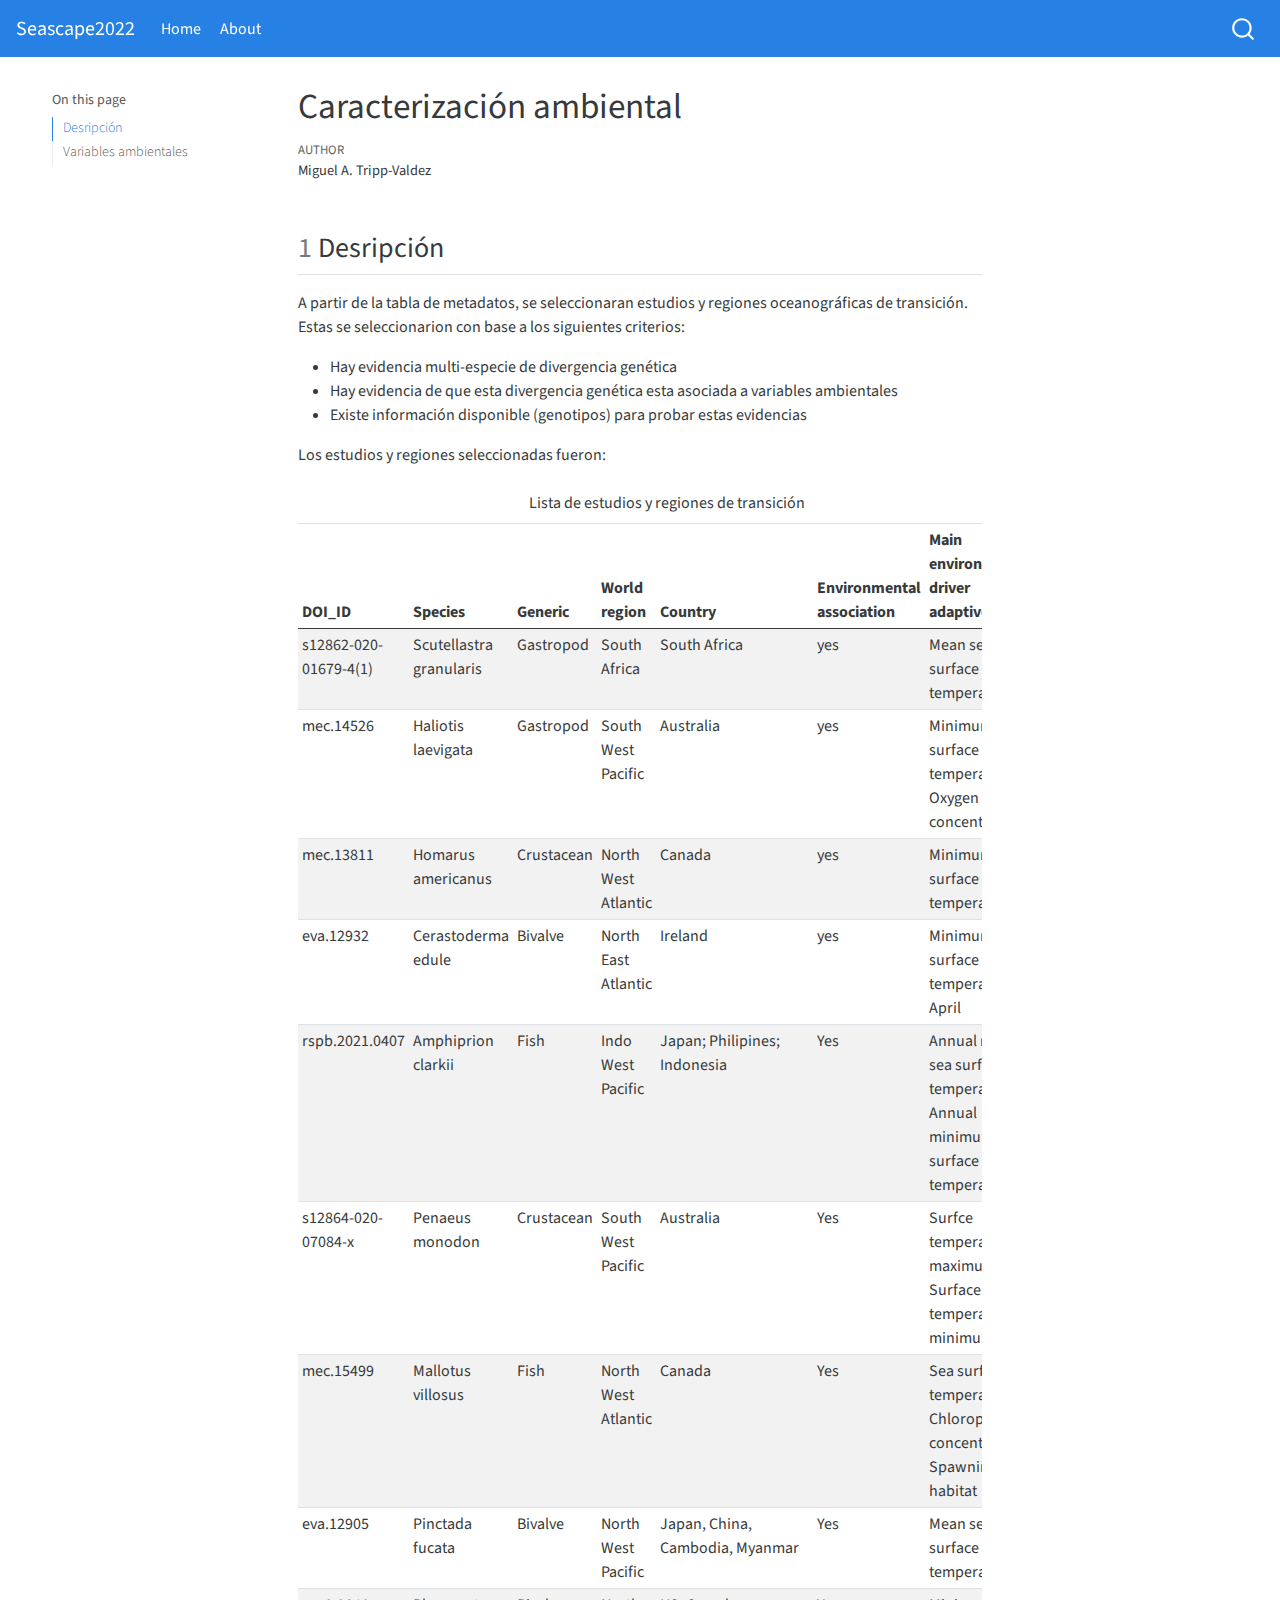
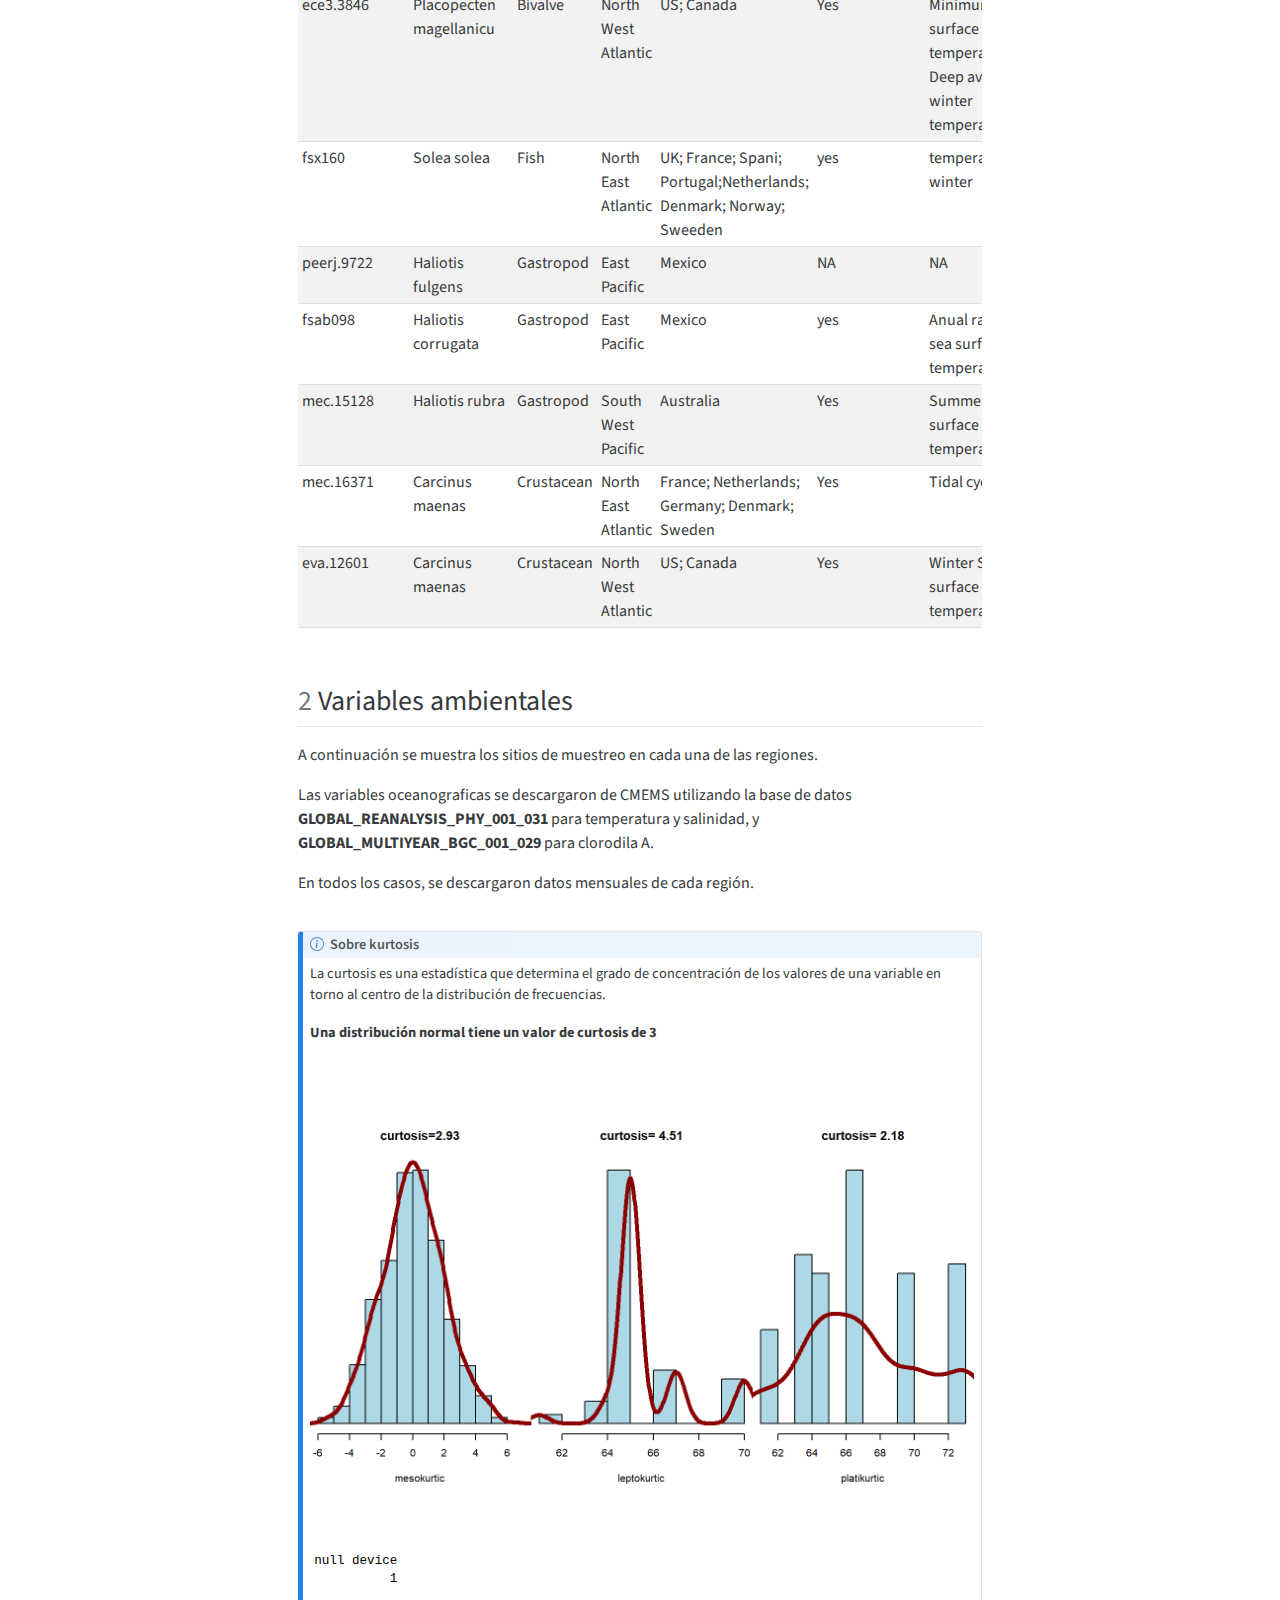
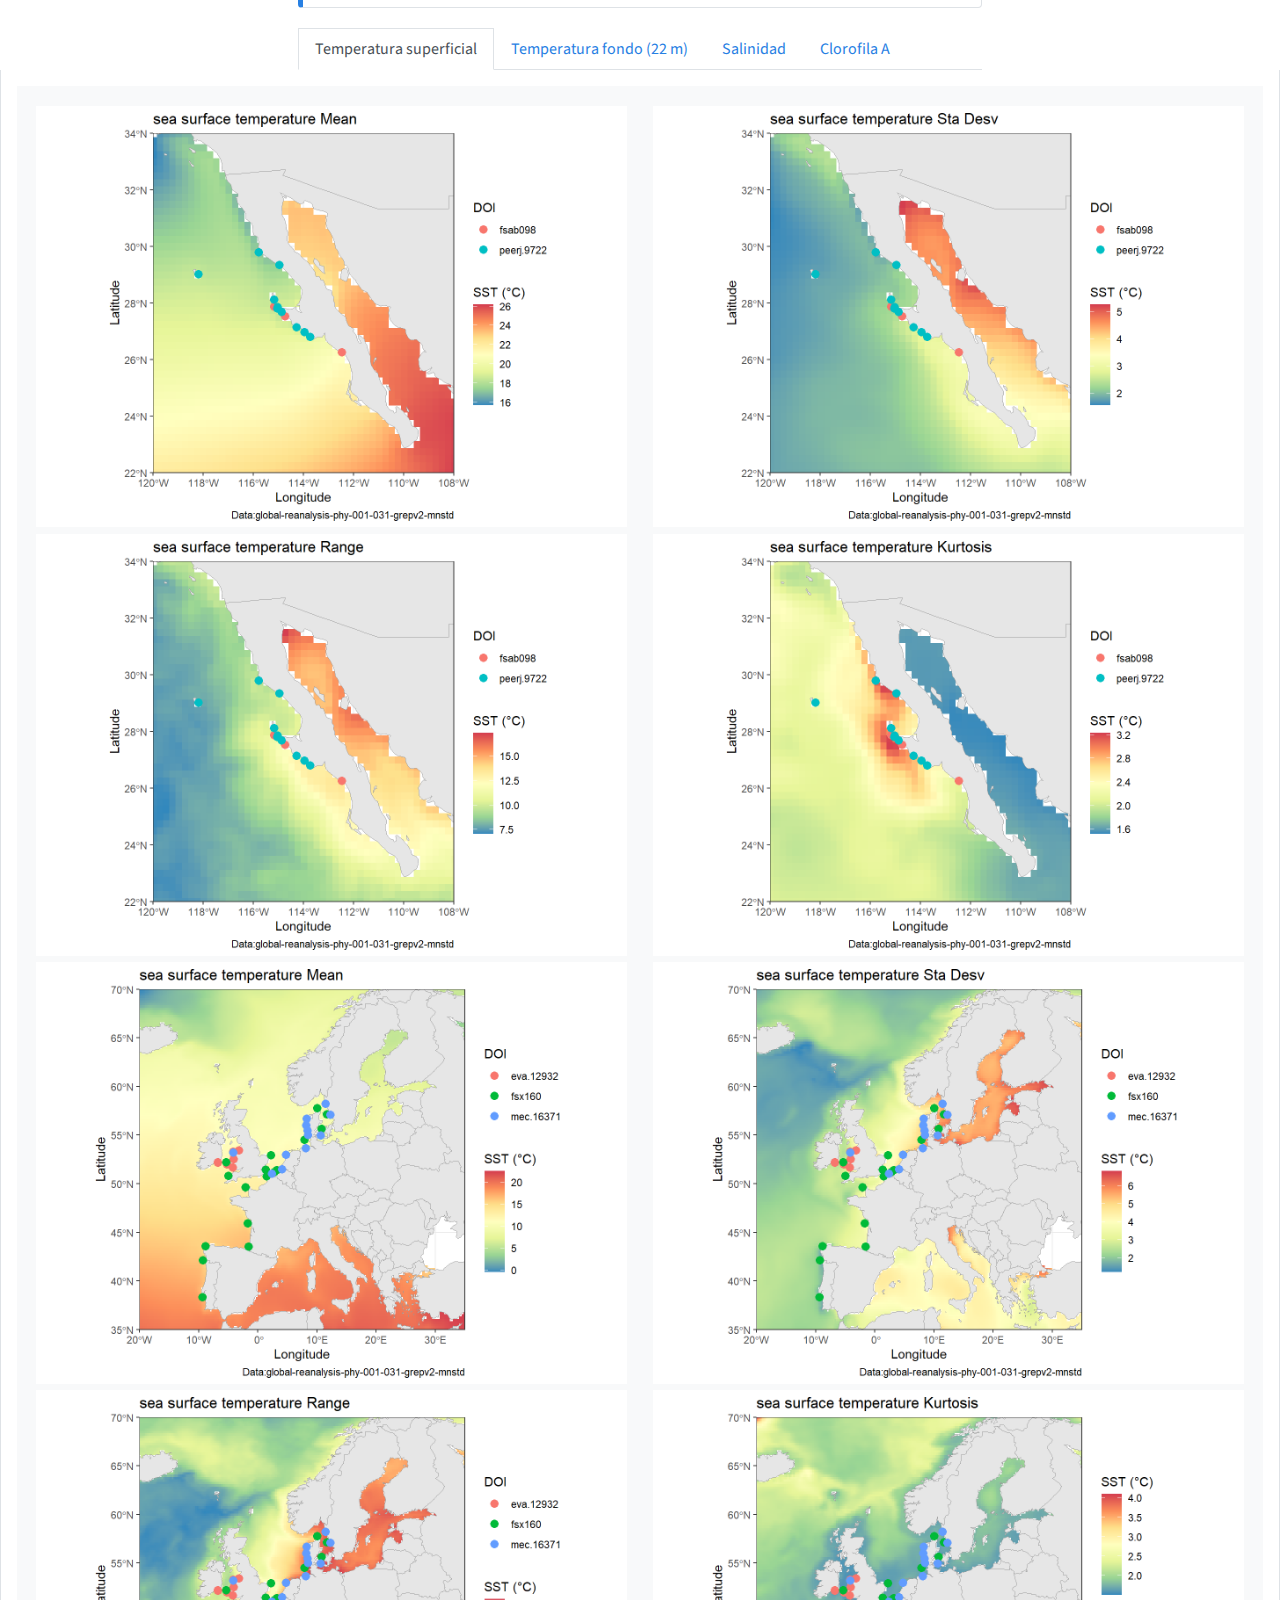
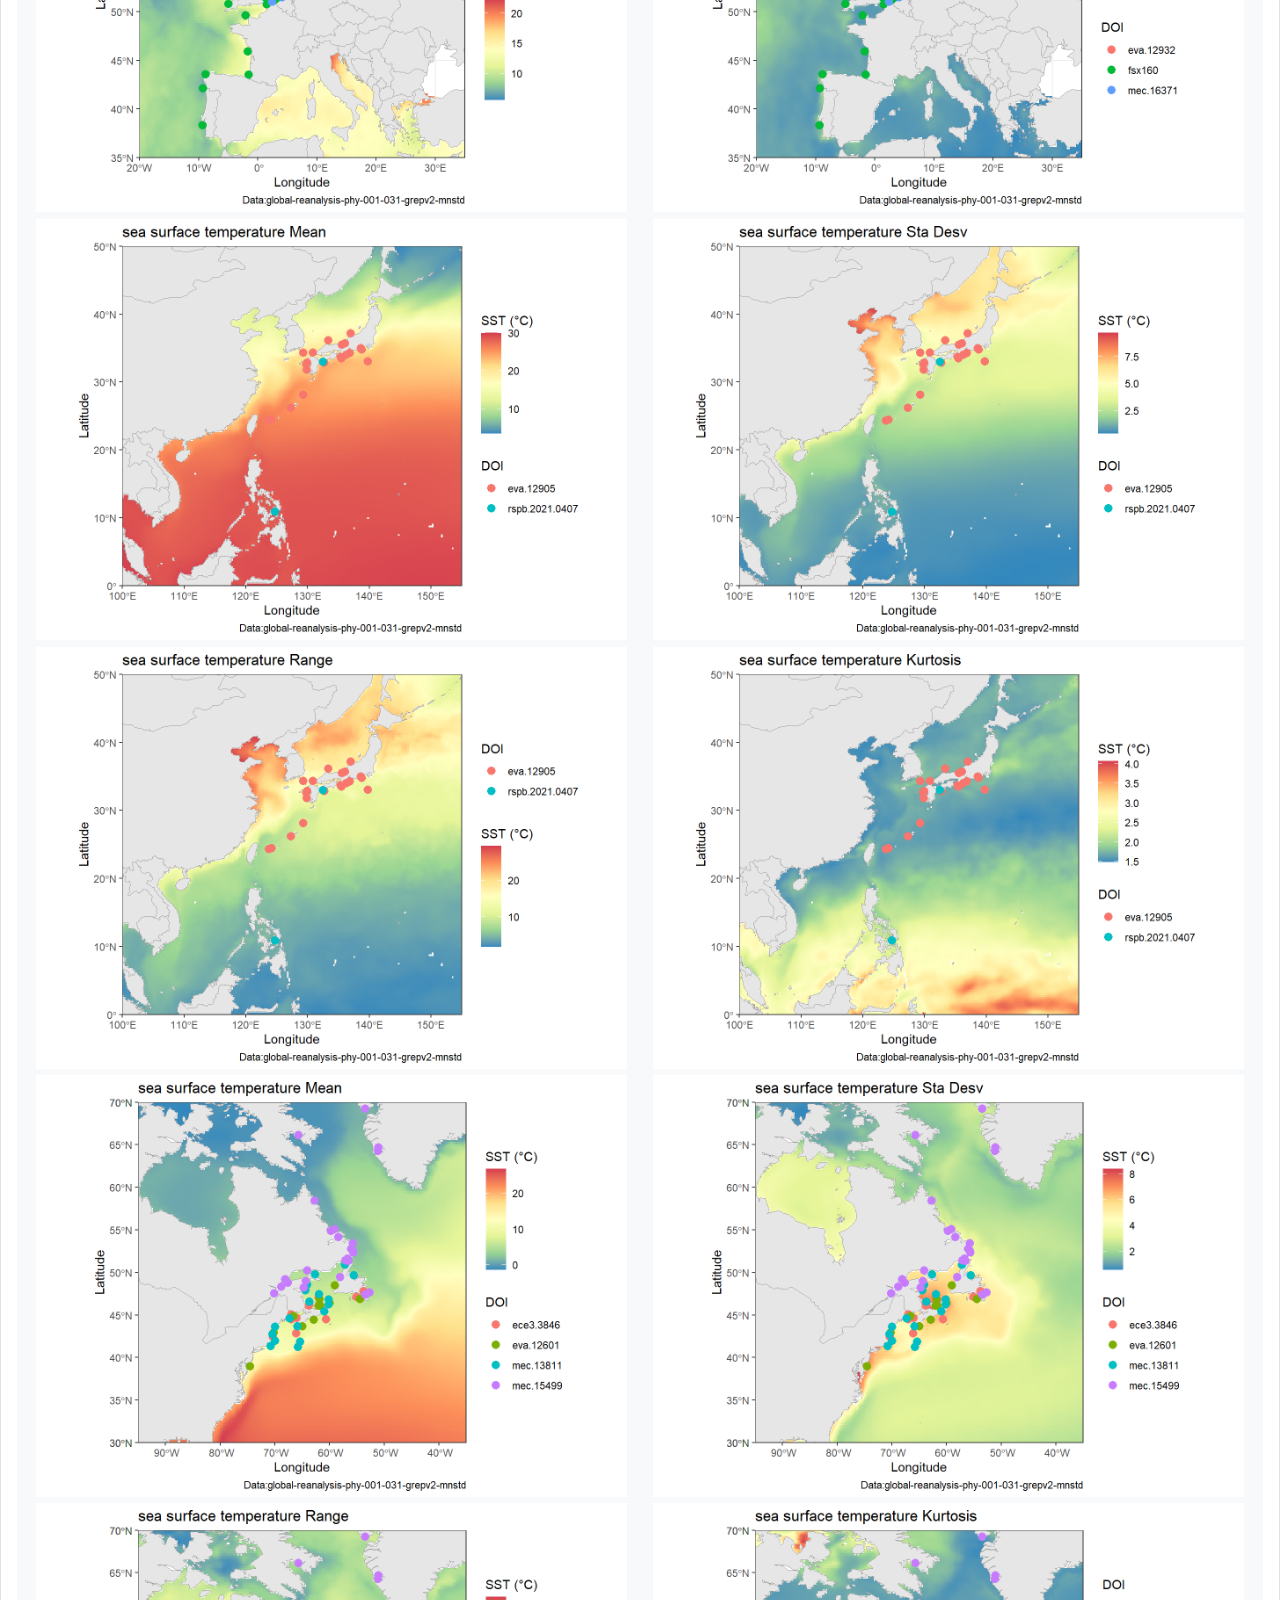
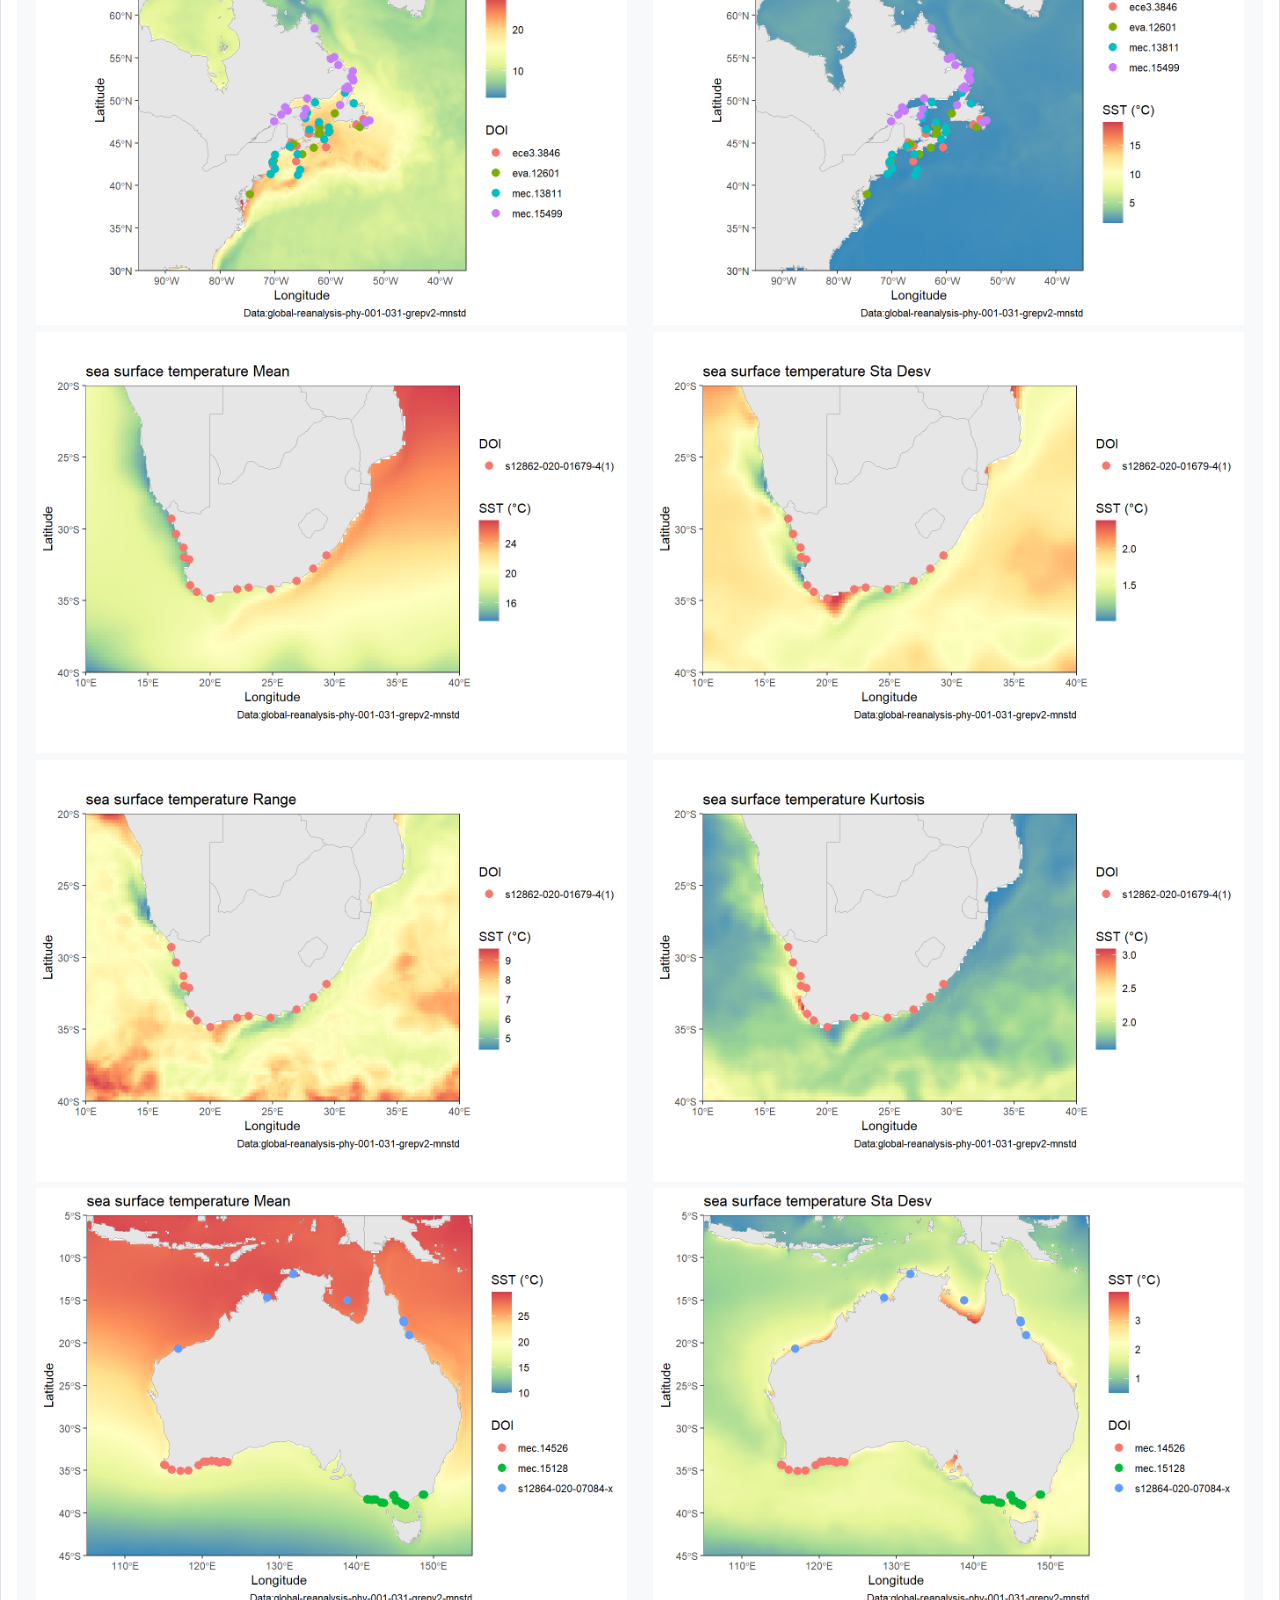
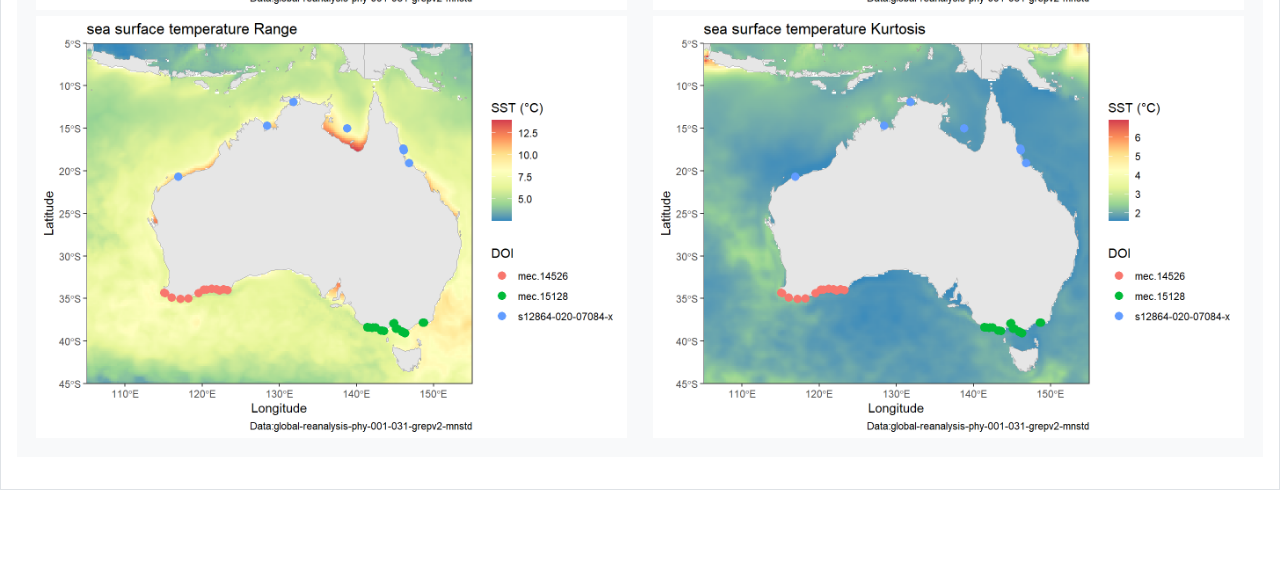
<file: docs/3.Caraterizacion_ambiental.html>
<!DOCTYPE html>
<html xmlns="http://www.w3.org/1999/xhtml" lang="en" xml:lang="en"><head>

<meta charset="utf-8">
<meta name="generator" content="quarto-1.0.37">

<meta name="viewport" content="width=device-width, initial-scale=1.0, user-scalable=yes">

<meta name="author" content="Miguel A. Tripp-Valdez">

<title>Seascape2022 - Caracterización ambiental</title>
<style>
code{white-space: pre-wrap;}
span.smallcaps{font-variant: small-caps;}
span.underline{text-decoration: underline;}
div.column{display: inline-block; vertical-align: top; width: 50%;}
div.hanging-indent{margin-left: 1.5em; text-indent: -1.5em;}
ul.task-list{list-style: none;}
</style>


<script src="site_libs/quarto-nav/quarto-nav.js"></script>
<script src="site_libs/quarto-nav/headroom.min.js"></script>
<script src="site_libs/clipboard/clipboard.min.js"></script>
<script src="site_libs/quarto-search/autocomplete.umd.js"></script>
<script src="site_libs/quarto-search/fuse.min.js"></script>
<script src="site_libs/quarto-search/quarto-search.js"></script>
<meta name="quarto:offset" content="./">
<script src="site_libs/quarto-html/quarto.js"></script>
<script src="site_libs/quarto-html/popper.min.js"></script>
<script src="site_libs/quarto-html/tippy.umd.min.js"></script>
<script src="site_libs/quarto-html/anchor.min.js"></script>
<link href="site_libs/quarto-html/tippy.css" rel="stylesheet">
<link href="site_libs/quarto-html/quarto-syntax-highlighting.css" rel="stylesheet" id="quarto-text-highlighting-styles">
<script src="site_libs/bootstrap/bootstrap.min.js"></script>
<link href="site_libs/bootstrap/bootstrap-icons.css" rel="stylesheet">
<link href="site_libs/bootstrap/bootstrap.min.css" rel="stylesheet" id="quarto-bootstrap" data-mode="light">
<script id="quarto-search-options" type="application/json">{
  "location": "navbar",
  "copy-button": false,
  "collapse-after": 3,
  "panel-placement": "end",
  "type": "overlay",
  "limit": 20,
  "language": {
    "search-no-results-text": "No results",
    "search-matching-documents-text": "matching documents",
    "search-copy-link-title": "Copy link to search",
    "search-hide-matches-text": "Hide additional matches",
    "search-more-match-text": "more match in this document",
    "search-more-matches-text": "more matches in this document",
    "search-clear-button-title": "Clear",
    "search-detached-cancel-button-title": "Cancel",
    "search-submit-button-title": "Submit"
  }
}</script>


<link rel="stylesheet" href="styles.css">
</head>

<body class="floating nav-fixed">

<div id="quarto-search-results"></div>
  <header id="quarto-header" class="headroom fixed-top">
    <nav class="navbar navbar-expand-lg navbar-dark ">
      <div class="navbar-container container-fluid">
      <a class="navbar-brand" href="./index.html">
    <span class="navbar-title">Seascape2022</span>
  </a>
          <button class="navbar-toggler" type="button" data-bs-toggle="collapse" data-bs-target="#navbarCollapse" aria-controls="navbarCollapse" aria-expanded="false" aria-label="Toggle navigation" onclick="if (window.quartoToggleHeadroom) { window.quartoToggleHeadroom(); }">
  <span class="navbar-toggler-icon"></span>
</button>
          <div class="collapse navbar-collapse" id="navbarCollapse">
            <ul class="navbar-nav navbar-nav-scroll me-auto">
  <li class="nav-item">
    <a class="nav-link" href="./index.html">Home</a>
  </li>  
  <li class="nav-item">
    <a class="nav-link" href="./about.html">About</a>
  </li>  
</ul>
              <div id="quarto-search" class="" title="Search"></div>
          </div> <!-- /navcollapse -->
      </div> <!-- /container-fluid -->
    </nav>
</header>
<!-- content -->
<div id="quarto-content" class="quarto-container page-columns page-rows-contents page-layout-article page-navbar">
<!-- sidebar -->
  <nav id="quarto-sidebar" class="sidebar collapse sidebar-navigation floating overflow-auto">
    <nav id="TOC" role="doc-toc">
    <h2 id="toc-title">On this page</h2>
   
  <ul>
  <li><a href="#desripción" id="toc-desripción" class="nav-link active" data-scroll-target="#desripción"> <span class="header-section-number">1</span> Desripción</a></li>
  <li><a href="#variables-ambientales" id="toc-variables-ambientales" class="nav-link" data-scroll-target="#variables-ambientales"> <span class="header-section-number">2</span> Variables ambientales</a></li>
  </ul>
</nav>
</nav>
<!-- margin-sidebar -->
    <div id="quarto-margin-sidebar" class="sidebar margin-sidebar">
    </div>
<!-- main -->
<main class="content page-columns page-full" id="quarto-document-content">

<header id="title-block-header" class="quarto-title-block default">
<div class="quarto-title">
<h1 class="title">Caracterización ambiental</h1>
</div>



<div class="quarto-title-meta">

    <div>
    <div class="quarto-title-meta-heading">Author</div>
    <div class="quarto-title-meta-contents">
             <p>Miguel A. Tripp-Valdez </p>
          </div>
  </div>
    
    
  </div>
  

</header>

<section id="desripción" class="level2" data-number="1">
<h2 data-number="1" class="anchored" data-anchor-id="desripción"><span class="header-section-number">1</span> Desripción</h2>
<p>A partir de la tabla de metadatos, se seleccionaran estudios y regiones oceanográficas de transición. Estas se seleccionarion con base a los siguientes criterios:</p>
<ul>
<li>Hay evidencia multi-especie de divergencia genética</li>
<li>Hay evidencia de que esta divergencia genética esta asociada a variables ambientales</li>
<li>Existe información disponible (genotipos) para probar estas evidencias</li>
</ul>
<p>Los estudios y regiones seleccionadas fueron:</p>
<div class="cell">
<div class="cell-output-display">
<table class="table table-sm table-striped">
<caption>Lista de estudios y regiones de transición</caption>
<colgroup>
<col style="width: 8%">
<col style="width: 9%">
<col style="width: 4%">
<col style="width: 8%">
<col style="width: 26%">
<col style="width: 10%">
<col style="width: 31%">
</colgroup>
<thead>
<tr class="header">
<th style="text-align: left;">DOI_ID</th>
<th style="text-align: left;">Species</th>
<th style="text-align: left;">Generic</th>
<th style="text-align: left;">World region</th>
<th style="text-align: left;">Country</th>
<th style="text-align: left;">Environmental association</th>
<th style="text-align: left;">Main environemntal driver adaptive</th>
</tr>
</thead>
<tbody>
<tr class="odd">
<td style="text-align: left;">s12862-020-01679-4(1)</td>
<td style="text-align: left;">Scutellastra granularis</td>
<td style="text-align: left;">Gastropod</td>
<td style="text-align: left;">South Africa</td>
<td style="text-align: left;">South Africa</td>
<td style="text-align: left;">yes</td>
<td style="text-align: left;">Mean sea surface temperature</td>
</tr>
<tr class="even">
<td style="text-align: left;">mec.14526</td>
<td style="text-align: left;">Haliotis laevigata</td>
<td style="text-align: left;">Gastropod</td>
<td style="text-align: left;">South West Pacific</td>
<td style="text-align: left;">Australia</td>
<td style="text-align: left;">yes</td>
<td style="text-align: left;">Minimum sea surface temperature; Oxygen concentration</td>
</tr>
<tr class="odd">
<td style="text-align: left;">mec.13811</td>
<td style="text-align: left;">Homarus americanus</td>
<td style="text-align: left;">Crustacean</td>
<td style="text-align: left;">North West Atlantic</td>
<td style="text-align: left;">Canada</td>
<td style="text-align: left;">yes</td>
<td style="text-align: left;">Minimum sea surface temperature</td>
</tr>
<tr class="even">
<td style="text-align: left;">eva.12932</td>
<td style="text-align: left;">Cerastoderma edule</td>
<td style="text-align: left;">Bivalve</td>
<td style="text-align: left;">North East Atlantic</td>
<td style="text-align: left;">Ireland</td>
<td style="text-align: left;">yes</td>
<td style="text-align: left;">Minimum sea surface temperature in April</td>
</tr>
<tr class="odd">
<td style="text-align: left;">rspb.2021.0407</td>
<td style="text-align: left;">Amphiprion clarkii</td>
<td style="text-align: left;">Fish</td>
<td style="text-align: left;">Indo West Pacific</td>
<td style="text-align: left;">Japan; Philipines; Indonesia</td>
<td style="text-align: left;">Yes</td>
<td style="text-align: left;">Annual mean sea surface temperature; Annual minimum sea surface temperature</td>
</tr>
<tr class="even">
<td style="text-align: left;">s12864-020-07084-x</td>
<td style="text-align: left;">Penaeus monodon</td>
<td style="text-align: left;">Crustacean</td>
<td style="text-align: left;">South West Pacific</td>
<td style="text-align: left;">Australia</td>
<td style="text-align: left;">Yes</td>
<td style="text-align: left;">Surfce temperature maximun; Surface temperature minimun</td>
</tr>
<tr class="odd">
<td style="text-align: left;">mec.15499</td>
<td style="text-align: left;">Mallotus villosus</td>
<td style="text-align: left;">Fish</td>
<td style="text-align: left;">North West Atlantic</td>
<td style="text-align: left;">Canada</td>
<td style="text-align: left;">Yes</td>
<td style="text-align: left;">Sea surface temperature; Chlorophyll concentration; Spawning habitat</td>
</tr>
<tr class="even">
<td style="text-align: left;">eva.12905</td>
<td style="text-align: left;">Pinctada fucata</td>
<td style="text-align: left;">Bivalve</td>
<td style="text-align: left;">North West Pacific</td>
<td style="text-align: left;">Japan, China, Cambodia, Myanmar</td>
<td style="text-align: left;">Yes</td>
<td style="text-align: left;">Mean sea surface temperature</td>
</tr>
<tr class="odd">
<td style="text-align: left;">ece3.3846</td>
<td style="text-align: left;">Placopecten magellanicu</td>
<td style="text-align: left;">Bivalve</td>
<td style="text-align: left;">North West Atlantic</td>
<td style="text-align: left;">US; Canada</td>
<td style="text-align: left;">Yes</td>
<td style="text-align: left;">Minimum sea surface temperature; Deep average winter temperature</td>
</tr>
<tr class="even">
<td style="text-align: left;">fsx160</td>
<td style="text-align: left;">Solea solea</td>
<td style="text-align: left;">Fish</td>
<td style="text-align: left;">North East Atlantic</td>
<td style="text-align: left;">UK; France; Spani; Portugal;Netherlands; Denmark; Norway; Sweeden</td>
<td style="text-align: left;">yes</td>
<td style="text-align: left;">temperature in winter</td>
</tr>
<tr class="odd">
<td style="text-align: left;">peerj.9722</td>
<td style="text-align: left;">Haliotis fulgens</td>
<td style="text-align: left;">Gastropod</td>
<td style="text-align: left;">East Pacific</td>
<td style="text-align: left;">Mexico</td>
<td style="text-align: left;">NA</td>
<td style="text-align: left;">NA</td>
</tr>
<tr class="even">
<td style="text-align: left;">fsab098</td>
<td style="text-align: left;">Haliotis corrugata</td>
<td style="text-align: left;">Gastropod</td>
<td style="text-align: left;">East Pacific</td>
<td style="text-align: left;">Mexico</td>
<td style="text-align: left;">yes</td>
<td style="text-align: left;">Anual range sea surface temperature</td>
</tr>
<tr class="odd">
<td style="text-align: left;">mec.15128</td>
<td style="text-align: left;">Haliotis rubra</td>
<td style="text-align: left;">Gastropod</td>
<td style="text-align: left;">South West Pacific</td>
<td style="text-align: left;">Australia</td>
<td style="text-align: left;">Yes</td>
<td style="text-align: left;">Summer sea surface temperature</td>
</tr>
<tr class="even">
<td style="text-align: left;">mec.16371</td>
<td style="text-align: left;">Carcinus maenas</td>
<td style="text-align: left;">Crustacean</td>
<td style="text-align: left;">North East Atlantic</td>
<td style="text-align: left;">France; Netherlands; Germany; Denmark; Sweden</td>
<td style="text-align: left;">Yes</td>
<td style="text-align: left;">Tidal cycles</td>
</tr>
<tr class="odd">
<td style="text-align: left;">eva.12601</td>
<td style="text-align: left;">Carcinus maenas</td>
<td style="text-align: left;">Crustacean</td>
<td style="text-align: left;">North West Atlantic</td>
<td style="text-align: left;">US; Canada</td>
<td style="text-align: left;">Yes</td>
<td style="text-align: left;">Winter Sea surface temperature</td>
</tr>
</tbody>
</table>
</div>
</div>
</section>
<section id="variables-ambientales" class="level2 page-columns page-full" data-number="2">
<h2 data-number="2" class="anchored" data-anchor-id="variables-ambientales"><span class="header-section-number">2</span> Variables ambientales</h2>
<p>A continuación se muestra los sitios de muestreo en cada una de las regiones.</p>
<div class="{callout-note}">
<p>Las variables oceanograficas se descargaron de CMEMS utilizando la base de datos <strong>GLOBAL_REANALYSIS_PHY_001_031</strong> para temperatura y salinidad, y <strong>GLOBAL_MULTIYEAR_BGC_001_029</strong> para clorodila A.</p>
<p>En todos los casos, se descargaron datos mensuales de cada región.</p>
</div>
<div class="cell">

</div>
<div class="callout-note callout callout-style-default callout-captioned">
<div class="callout-header d-flex align-content-center">
<div class="callout-icon-container">
<i class="callout-icon"></i>
</div>
<div class="callout-caption-container flex-fill">
Sobre kurtosis
</div>
</div>
<div class="callout-body-container callout-body">
<p>La curtosis es una estadística que determina el grado de concentración de los valores de una variable en torno al centro de la distribución de frecuencias.</p>
<p><strong>Una distribución normal tiene un valor de curtosis de 3</strong></p>
<div class="cell">
<div class="cell-output-display">
<p><img src="3.Caraterizacion_ambiental_files/figure-html/unnamed-chunk-1-1.png" class="img-fluid" width="672"></p>
</div>
<div class="cell-output cell-output-stdout">
<pre><code>null device 
          1 </code></pre>
</div>
</div>
</div>
</div>
<div class="cell">

</div>
<div class="panel-tabset page-columns page-full">
<ul class="nav nav-tabs" role="tablist"><li class="nav-item" role="presentation"><a class="nav-link active" id="tabset-1-1-tab" data-bs-toggle="tab" data-bs-target="#tabset-1-1" role="tab" aria-controls="tabset-1-1" aria-selected="true">Temperatura superficial</a></li><li class="nav-item" role="presentation"><a class="nav-link" id="tabset-1-2-tab" data-bs-toggle="tab" data-bs-target="#tabset-1-2" role="tab" aria-controls="tabset-1-2" aria-selected="false">Temperatura fondo (22 m)</a></li><li class="nav-item" role="presentation"><a class="nav-link" id="tabset-1-3-tab" data-bs-toggle="tab" data-bs-target="#tabset-1-3" role="tab" aria-controls="tabset-1-3" aria-selected="false">Salinidad</a></li><li class="nav-item" role="presentation"><a class="nav-link" id="tabset-1-4-tab" data-bs-toggle="tab" data-bs-target="#tabset-1-4" role="tab" aria-controls="tabset-1-4" aria-selected="false">Clorofila A</a></li></ul>
<div class="tab-content page-columns page-full">
<div id="tabset-1-1" class="tab-pane active page-columns page-full" role="tabpanel" aria-labelledby="tabset-1-1-tab">
<div class="cell column-screen-inset-shaded quarto-layout-panel">
<div class="quarto-layout-row quarto-layout-valign-top">
<div class="cell-output-display quarto-layout-cell" style="flex-basis: 50.0%;justify-content: center;">
<p><img src="3.Caraterizacion_ambiental_files/figure-html/plot-regions-temperature-1.png" class="img-fluid" width="672"></p>
</div>
<div class="cell-output-display quarto-layout-cell" style="flex-basis: 50.0%;justify-content: center;">
<p><img src="3.Caraterizacion_ambiental_files/figure-html/plot-regions-temperature-2.png" class="img-fluid" width="672"></p>
</div>
</div>
<div class="quarto-layout-row quarto-layout-valign-top">
<div class="cell-output-display quarto-layout-cell" style="flex-basis: 50.0%;justify-content: center;">
<p><img src="3.Caraterizacion_ambiental_files/figure-html/plot-regions-temperature-3.png" class="img-fluid" width="672"></p>
</div>
<div class="cell-output-display quarto-layout-cell" style="flex-basis: 50.0%;justify-content: center;">
<p><img src="3.Caraterizacion_ambiental_files/figure-html/plot-regions-temperature-4.png" class="img-fluid" width="672"></p>
</div>
</div>
<div class="quarto-layout-row quarto-layout-valign-top">
<div class="cell-output-display quarto-layout-cell" style="flex-basis: 50.0%;justify-content: center;">
<p><img src="3.Caraterizacion_ambiental_files/figure-html/plot-regions-temperature-5.png" class="img-fluid" width="672"></p>
</div>
<div class="cell-output-display quarto-layout-cell" style="flex-basis: 50.0%;justify-content: center;">
<p><img src="3.Caraterizacion_ambiental_files/figure-html/plot-regions-temperature-6.png" class="img-fluid" width="672"></p>
</div>
</div>
<div class="quarto-layout-row quarto-layout-valign-top">
<div class="cell-output-display quarto-layout-cell" style="flex-basis: 50.0%;justify-content: center;">
<p><img src="3.Caraterizacion_ambiental_files/figure-html/plot-regions-temperature-7.png" class="img-fluid" width="672"></p>
</div>
<div class="cell-output-display quarto-layout-cell" style="flex-basis: 50.0%;justify-content: center;">
<p><img src="3.Caraterizacion_ambiental_files/figure-html/plot-regions-temperature-8.png" class="img-fluid" width="672"></p>
</div>
</div>
<div class="quarto-layout-row quarto-layout-valign-top">
<div class="cell-output-display quarto-layout-cell" style="flex-basis: 50.0%;justify-content: center;">
<p><img src="3.Caraterizacion_ambiental_files/figure-html/plot-regions-temperature-9.png" class="img-fluid" width="672"></p>
</div>
<div class="cell-output-display quarto-layout-cell" style="flex-basis: 50.0%;justify-content: center;">
<p><img src="3.Caraterizacion_ambiental_files/figure-html/plot-regions-temperature-10.png" class="img-fluid" width="672"></p>
</div>
</div>
<div class="quarto-layout-row quarto-layout-valign-top">
<div class="cell-output-display quarto-layout-cell" style="flex-basis: 50.0%;justify-content: center;">
<p><img src="3.Caraterizacion_ambiental_files/figure-html/plot-regions-temperature-11.png" class="img-fluid" width="672"></p>
</div>
<div class="cell-output-display quarto-layout-cell" style="flex-basis: 50.0%;justify-content: center;">
<p><img src="3.Caraterizacion_ambiental_files/figure-html/plot-regions-temperature-12.png" class="img-fluid" width="672"></p>
</div>
</div>
<div class="quarto-layout-row quarto-layout-valign-top">
<div class="cell-output-display quarto-layout-cell" style="flex-basis: 50.0%;justify-content: center;">
<p><img src="3.Caraterizacion_ambiental_files/figure-html/plot-regions-temperature-13.png" class="img-fluid" width="672"></p>
</div>
<div class="cell-output-display quarto-layout-cell" style="flex-basis: 50.0%;justify-content: center;">
<p><img src="3.Caraterizacion_ambiental_files/figure-html/plot-regions-temperature-14.png" class="img-fluid" width="672"></p>
</div>
</div>
<div class="quarto-layout-row quarto-layout-valign-top">
<div class="cell-output-display quarto-layout-cell" style="flex-basis: 50.0%;justify-content: center;">
<p><img src="3.Caraterizacion_ambiental_files/figure-html/plot-regions-temperature-15.png" class="img-fluid" width="672"></p>
</div>
<div class="cell-output-display quarto-layout-cell" style="flex-basis: 50.0%;justify-content: center;">
<p><img src="3.Caraterizacion_ambiental_files/figure-html/plot-regions-temperature-16.png" class="img-fluid" width="672"></p>
</div>
</div>
<div class="quarto-layout-row quarto-layout-valign-top">
<div class="cell-output-display quarto-layout-cell" style="flex-basis: 50.0%;justify-content: center;">
<p><img src="3.Caraterizacion_ambiental_files/figure-html/plot-regions-temperature-17.png" class="img-fluid" width="672"></p>
</div>
<div class="cell-output-display quarto-layout-cell" style="flex-basis: 50.0%;justify-content: center;">
<p><img src="3.Caraterizacion_ambiental_files/figure-html/plot-regions-temperature-18.png" class="img-fluid" width="672"></p>
</div>
</div>
<div class="quarto-layout-row quarto-layout-valign-top">
<div class="cell-output-display quarto-layout-cell" style="flex-basis: 50.0%;justify-content: center;">
<p><img src="3.Caraterizacion_ambiental_files/figure-html/plot-regions-temperature-19.png" class="img-fluid" width="672"></p>
</div>
<div class="cell-output-display quarto-layout-cell" style="flex-basis: 50.0%;justify-content: center;">
<p><img src="3.Caraterizacion_ambiental_files/figure-html/plot-regions-temperature-20.png" class="img-fluid" width="672"></p>
</div>
</div>
<div class="quarto-layout-row quarto-layout-valign-top">
<div class="cell-output-display quarto-layout-cell" style="flex-basis: 50.0%;justify-content: center;">
<p><img src="3.Caraterizacion_ambiental_files/figure-html/plot-regions-temperature-21.png" class="img-fluid" width="672"></p>
</div>
<div class="cell-output-display quarto-layout-cell" style="flex-basis: 50.0%;justify-content: center;">
<p><img src="3.Caraterizacion_ambiental_files/figure-html/plot-regions-temperature-22.png" class="img-fluid" width="672"></p>
</div>
</div>
<div class="quarto-layout-row quarto-layout-valign-top">
<div class="cell-output-display quarto-layout-cell" style="flex-basis: 50.0%;justify-content: center;">
<p><img src="3.Caraterizacion_ambiental_files/figure-html/plot-regions-temperature-23.png" class="img-fluid" width="672"></p>
</div>
<div class="cell-output-display quarto-layout-cell" style="flex-basis: 50.0%;justify-content: center;">
<p><img src="3.Caraterizacion_ambiental_files/figure-html/plot-regions-temperature-24.png" class="img-fluid" width="672"></p>
</div>
</div>
</div>
</div>
<div id="tabset-1-2" class="tab-pane page-columns page-full" role="tabpanel" aria-labelledby="tabset-1-2-tab">
<div class="cell column-screen-inset-shaded quarto-layout-panel">
<div class="quarto-layout-row quarto-layout-valign-top">
<div class="cell-output-display quarto-layout-cell" style="flex-basis: 50.0%;justify-content: center;">
<p><img src="3.Caraterizacion_ambiental_files/figure-html/plot-regions-temperature-bottom-1.png" class="img-fluid" width="672"></p>
</div>
<div class="cell-output-display quarto-layout-cell" style="flex-basis: 50.0%;justify-content: center;">
<p><img src="3.Caraterizacion_ambiental_files/figure-html/plot-regions-temperature-bottom-2.png" class="img-fluid" width="672"></p>
</div>
</div>
<div class="quarto-layout-row quarto-layout-valign-top">
<div class="cell-output-display quarto-layout-cell" style="flex-basis: 50.0%;justify-content: center;">
<p><img src="3.Caraterizacion_ambiental_files/figure-html/plot-regions-temperature-bottom-3.png" class="img-fluid" width="672"></p>
</div>
<div class="cell-output-display quarto-layout-cell" style="flex-basis: 50.0%;justify-content: center;">
<p><img src="3.Caraterizacion_ambiental_files/figure-html/plot-regions-temperature-bottom-4.png" class="img-fluid" width="672"></p>
</div>
</div>
<div class="quarto-layout-row quarto-layout-valign-top">
<div class="cell-output-display quarto-layout-cell" style="flex-basis: 50.0%;justify-content: center;">
<p><img src="3.Caraterizacion_ambiental_files/figure-html/plot-regions-temperature-bottom-5.png" class="img-fluid" width="672"></p>
</div>
<div class="cell-output-display quarto-layout-cell" style="flex-basis: 50.0%;justify-content: center;">
<p><img src="3.Caraterizacion_ambiental_files/figure-html/plot-regions-temperature-bottom-6.png" class="img-fluid" width="672"></p>
</div>
</div>
<div class="quarto-layout-row quarto-layout-valign-top">
<div class="cell-output-display quarto-layout-cell" style="flex-basis: 50.0%;justify-content: center;">
<p><img src="3.Caraterizacion_ambiental_files/figure-html/plot-regions-temperature-bottom-7.png" class="img-fluid" width="672"></p>
</div>
<div class="cell-output-display quarto-layout-cell" style="flex-basis: 50.0%;justify-content: center;">
<p><img src="3.Caraterizacion_ambiental_files/figure-html/plot-regions-temperature-bottom-8.png" class="img-fluid" width="672"></p>
</div>
</div>
<div class="quarto-layout-row quarto-layout-valign-top">
<div class="cell-output-display quarto-layout-cell" style="flex-basis: 50.0%;justify-content: center;">
<p><img src="3.Caraterizacion_ambiental_files/figure-html/plot-regions-temperature-bottom-9.png" class="img-fluid" width="672"></p>
</div>
<div class="cell-output-display quarto-layout-cell" style="flex-basis: 50.0%;justify-content: center;">
<p><img src="3.Caraterizacion_ambiental_files/figure-html/plot-regions-temperature-bottom-10.png" class="img-fluid" width="672"></p>
</div>
</div>
<div class="quarto-layout-row quarto-layout-valign-top">
<div class="cell-output-display quarto-layout-cell" style="flex-basis: 50.0%;justify-content: center;">
<p><img src="3.Caraterizacion_ambiental_files/figure-html/plot-regions-temperature-bottom-11.png" class="img-fluid" width="672"></p>
</div>
<div class="cell-output-display quarto-layout-cell" style="flex-basis: 50.0%;justify-content: center;">
<p><img src="3.Caraterizacion_ambiental_files/figure-html/plot-regions-temperature-bottom-12.png" class="img-fluid" width="672"></p>
</div>
</div>
<div class="quarto-layout-row quarto-layout-valign-top">
<div class="cell-output-display quarto-layout-cell" style="flex-basis: 50.0%;justify-content: center;">
<p><img src="3.Caraterizacion_ambiental_files/figure-html/plot-regions-temperature-bottom-13.png" class="img-fluid" width="672"></p>
</div>
<div class="cell-output-display quarto-layout-cell" style="flex-basis: 50.0%;justify-content: center;">
<p><img src="3.Caraterizacion_ambiental_files/figure-html/plot-regions-temperature-bottom-14.png" class="img-fluid" width="672"></p>
</div>
</div>
<div class="quarto-layout-row quarto-layout-valign-top">
<div class="cell-output-display quarto-layout-cell" style="flex-basis: 50.0%;justify-content: center;">
<p><img src="3.Caraterizacion_ambiental_files/figure-html/plot-regions-temperature-bottom-15.png" class="img-fluid" width="672"></p>
</div>
<div class="cell-output-display quarto-layout-cell" style="flex-basis: 50.0%;justify-content: center;">
<p><img src="3.Caraterizacion_ambiental_files/figure-html/plot-regions-temperature-bottom-16.png" class="img-fluid" width="672"></p>
</div>
</div>
<div class="quarto-layout-row quarto-layout-valign-top">
<div class="cell-output-display quarto-layout-cell" style="flex-basis: 50.0%;justify-content: center;">
<p><img src="3.Caraterizacion_ambiental_files/figure-html/plot-regions-temperature-bottom-17.png" class="img-fluid" width="672"></p>
</div>
<div class="cell-output-display quarto-layout-cell" style="flex-basis: 50.0%;justify-content: center;">
<p><img src="3.Caraterizacion_ambiental_files/figure-html/plot-regions-temperature-bottom-18.png" class="img-fluid" width="672"></p>
</div>
</div>
<div class="quarto-layout-row quarto-layout-valign-top">
<div class="cell-output-display quarto-layout-cell" style="flex-basis: 50.0%;justify-content: center;">
<p><img src="3.Caraterizacion_ambiental_files/figure-html/plot-regions-temperature-bottom-19.png" class="img-fluid" width="672"></p>
</div>
<div class="cell-output-display quarto-layout-cell" style="flex-basis: 50.0%;justify-content: center;">
<p><img src="3.Caraterizacion_ambiental_files/figure-html/plot-regions-temperature-bottom-20.png" class="img-fluid" width="672"></p>
</div>
</div>
<div class="quarto-layout-row quarto-layout-valign-top">
<div class="cell-output-display quarto-layout-cell" style="flex-basis: 50.0%;justify-content: center;">
<p><img src="3.Caraterizacion_ambiental_files/figure-html/plot-regions-temperature-bottom-21.png" class="img-fluid" width="672"></p>
</div>
<div class="cell-output-display quarto-layout-cell" style="flex-basis: 50.0%;justify-content: center;">
<p><img src="3.Caraterizacion_ambiental_files/figure-html/plot-regions-temperature-bottom-22.png" class="img-fluid" width="672"></p>
</div>
</div>
<div class="quarto-layout-row quarto-layout-valign-top">
<div class="cell-output-display quarto-layout-cell" style="flex-basis: 50.0%;justify-content: center;">
<p><img src="3.Caraterizacion_ambiental_files/figure-html/plot-regions-temperature-bottom-23.png" class="img-fluid" width="672"></p>
</div>
<div class="cell-output-display quarto-layout-cell" style="flex-basis: 50.0%;justify-content: center;">
<p><img src="3.Caraterizacion_ambiental_files/figure-html/plot-regions-temperature-bottom-24.png" class="img-fluid" width="672"></p>
</div>
</div>
</div>
</div>
<div id="tabset-1-3" class="tab-pane page-columns page-full" role="tabpanel" aria-labelledby="tabset-1-3-tab">
<div class="cell column-screen-inset-shaded quarto-layout-panel">
<div class="quarto-layout-row quarto-layout-valign-top">
<div class="cell-output-display quarto-layout-cell" style="flex-basis: 50.0%;justify-content: center;">
<p><img src="3.Caraterizacion_ambiental_files/figure-html/plot-regions-salinity-1.png" class="img-fluid" width="672"></p>
</div>
<div class="cell-output-display quarto-layout-cell" style="flex-basis: 50.0%;justify-content: center;">
<p><img src="3.Caraterizacion_ambiental_files/figure-html/plot-regions-salinity-2.png" class="img-fluid" width="672"></p>
</div>
</div>
<div class="quarto-layout-row quarto-layout-valign-top">
<div class="cell-output-display quarto-layout-cell" style="flex-basis: 50.0%;justify-content: center;">
<p><img src="3.Caraterizacion_ambiental_files/figure-html/plot-regions-salinity-3.png" class="img-fluid" width="672"></p>
</div>
<div class="cell-output-display quarto-layout-cell" style="flex-basis: 50.0%;justify-content: center;">
<p><img src="3.Caraterizacion_ambiental_files/figure-html/plot-regions-salinity-4.png" class="img-fluid" width="672"></p>
</div>
</div>
<div class="quarto-layout-row quarto-layout-valign-top">
<div class="cell-output-display quarto-layout-cell" style="flex-basis: 50.0%;justify-content: center;">
<p><img src="3.Caraterizacion_ambiental_files/figure-html/plot-regions-salinity-5.png" class="img-fluid" width="672"></p>
</div>
<div class="cell-output-display quarto-layout-cell" style="flex-basis: 50.0%;justify-content: center;">
<p><img src="3.Caraterizacion_ambiental_files/figure-html/plot-regions-salinity-6.png" class="img-fluid" width="672"></p>
</div>
</div>
<div class="quarto-layout-row quarto-layout-valign-top">
<div class="cell-output-display quarto-layout-cell" style="flex-basis: 50.0%;justify-content: center;">
<p><img src="3.Caraterizacion_ambiental_files/figure-html/plot-regions-salinity-7.png" class="img-fluid" width="672"></p>
</div>
<div class="cell-output-display quarto-layout-cell" style="flex-basis: 50.0%;justify-content: center;">
<p><img src="3.Caraterizacion_ambiental_files/figure-html/plot-regions-salinity-8.png" class="img-fluid" width="672"></p>
</div>
</div>
<div class="quarto-layout-row quarto-layout-valign-top">
<div class="cell-output-display quarto-layout-cell" style="flex-basis: 50.0%;justify-content: center;">
<p><img src="3.Caraterizacion_ambiental_files/figure-html/plot-regions-salinity-9.png" class="img-fluid" width="672"></p>
</div>
<div class="cell-output-display quarto-layout-cell" style="flex-basis: 50.0%;justify-content: center;">
<p><img src="3.Caraterizacion_ambiental_files/figure-html/plot-regions-salinity-10.png" class="img-fluid" width="672"></p>
</div>
</div>
<div class="quarto-layout-row quarto-layout-valign-top">
<div class="cell-output-display quarto-layout-cell" style="flex-basis: 50.0%;justify-content: center;">
<p><img src="3.Caraterizacion_ambiental_files/figure-html/plot-regions-salinity-11.png" class="img-fluid" width="672"></p>
</div>
<div class="cell-output-display quarto-layout-cell" style="flex-basis: 50.0%;justify-content: center;">
<p><img src="3.Caraterizacion_ambiental_files/figure-html/plot-regions-salinity-12.png" class="img-fluid" width="672"></p>
</div>
</div>
<div class="quarto-layout-row quarto-layout-valign-top">
<div class="cell-output-display quarto-layout-cell" style="flex-basis: 50.0%;justify-content: center;">
<p><img src="3.Caraterizacion_ambiental_files/figure-html/plot-regions-salinity-13.png" class="img-fluid" width="672"></p>
</div>
<div class="cell-output-display quarto-layout-cell" style="flex-basis: 50.0%;justify-content: center;">
<p><img src="3.Caraterizacion_ambiental_files/figure-html/plot-regions-salinity-14.png" class="img-fluid" width="672"></p>
</div>
</div>
<div class="quarto-layout-row quarto-layout-valign-top">
<div class="cell-output-display quarto-layout-cell" style="flex-basis: 50.0%;justify-content: center;">
<p><img src="3.Caraterizacion_ambiental_files/figure-html/plot-regions-salinity-15.png" class="img-fluid" width="672"></p>
</div>
<div class="cell-output-display quarto-layout-cell" style="flex-basis: 50.0%;justify-content: center;">
<p><img src="3.Caraterizacion_ambiental_files/figure-html/plot-regions-salinity-16.png" class="img-fluid" width="672"></p>
</div>
</div>
<div class="quarto-layout-row quarto-layout-valign-top">
<div class="cell-output-display quarto-layout-cell" style="flex-basis: 50.0%;justify-content: center;">
<p><img src="3.Caraterizacion_ambiental_files/figure-html/plot-regions-salinity-17.png" class="img-fluid" width="672"></p>
</div>
<div class="cell-output-display quarto-layout-cell" style="flex-basis: 50.0%;justify-content: center;">
<p><img src="3.Caraterizacion_ambiental_files/figure-html/plot-regions-salinity-18.png" class="img-fluid" width="672"></p>
</div>
</div>
<div class="quarto-layout-row quarto-layout-valign-top">
<div class="cell-output-display quarto-layout-cell" style="flex-basis: 50.0%;justify-content: center;">
<p><img src="3.Caraterizacion_ambiental_files/figure-html/plot-regions-salinity-19.png" class="img-fluid" width="672"></p>
</div>
<div class="cell-output-display quarto-layout-cell" style="flex-basis: 50.0%;justify-content: center;">
<p><img src="3.Caraterizacion_ambiental_files/figure-html/plot-regions-salinity-20.png" class="img-fluid" width="672"></p>
</div>
</div>
<div class="quarto-layout-row quarto-layout-valign-top">
<div class="cell-output-display quarto-layout-cell" style="flex-basis: 50.0%;justify-content: center;">
<p><img src="3.Caraterizacion_ambiental_files/figure-html/plot-regions-salinity-21.png" class="img-fluid" width="672"></p>
</div>
<div class="cell-output-display quarto-layout-cell" style="flex-basis: 50.0%;justify-content: center;">
<p><img src="3.Caraterizacion_ambiental_files/figure-html/plot-regions-salinity-22.png" class="img-fluid" width="672"></p>
</div>
</div>
<div class="quarto-layout-row quarto-layout-valign-top">
<div class="cell-output-display quarto-layout-cell" style="flex-basis: 50.0%;justify-content: center;">
<p><img src="3.Caraterizacion_ambiental_files/figure-html/plot-regions-salinity-23.png" class="img-fluid" width="672"></p>
</div>
<div class="cell-output-display quarto-layout-cell" style="flex-basis: 50.0%;justify-content: center;">
<p><img src="3.Caraterizacion_ambiental_files/figure-html/plot-regions-salinity-24.png" class="img-fluid" width="672"></p>
</div>
</div>
</div>
</div>
<div id="tabset-1-4" class="tab-pane page-columns page-full" role="tabpanel" aria-labelledby="tabset-1-4-tab">
<div class="cell column-screen-inset-shaded quarto-layout-panel">
<div class="quarto-layout-row quarto-layout-valign-top">
<div class="cell-output-display quarto-layout-cell" style="flex-basis: 50.0%;justify-content: center;">
<p><img src="3.Caraterizacion_ambiental_files/figure-html/plot-regions-chla-1.png" class="img-fluid" width="672"></p>
</div>
<div class="cell-output-display quarto-layout-cell" style="flex-basis: 50.0%;justify-content: center;">
<p><img src="3.Caraterizacion_ambiental_files/figure-html/plot-regions-chla-2.png" class="img-fluid" width="672"></p>
</div>
</div>
<div class="quarto-layout-row quarto-layout-valign-top">
<div class="cell-output-display quarto-layout-cell" style="flex-basis: 50.0%;justify-content: center;">
<p><img src="3.Caraterizacion_ambiental_files/figure-html/plot-regions-chla-3.png" class="img-fluid" width="672"></p>
</div>
<div class="cell-output-display quarto-layout-cell" style="flex-basis: 50.0%;justify-content: center;">
<p><img src="3.Caraterizacion_ambiental_files/figure-html/plot-regions-chla-4.png" class="img-fluid" width="672"></p>
</div>
</div>
<div class="quarto-layout-row quarto-layout-valign-top">
<div class="cell-output-display quarto-layout-cell" style="flex-basis: 50.0%;justify-content: center;">
<p><img src="3.Caraterizacion_ambiental_files/figure-html/plot-regions-chla-5.png" class="img-fluid" width="672"></p>
</div>
<div class="cell-output-display quarto-layout-cell" style="flex-basis: 50.0%;justify-content: center;">
<p><img src="3.Caraterizacion_ambiental_files/figure-html/plot-regions-chla-6.png" class="img-fluid" width="672"></p>
</div>
</div>
<div class="quarto-layout-row quarto-layout-valign-top">
<div class="cell-output-display quarto-layout-cell" style="flex-basis: 50.0%;justify-content: center;">
<p><img src="3.Caraterizacion_ambiental_files/figure-html/plot-regions-chla-7.png" class="img-fluid" width="672"></p>
</div>
<div class="cell-output-display quarto-layout-cell" style="flex-basis: 50.0%;justify-content: center;">
<p><img src="3.Caraterizacion_ambiental_files/figure-html/plot-regions-chla-8.png" class="img-fluid" width="672"></p>
</div>
</div>
<div class="quarto-layout-row quarto-layout-valign-top">
<div class="cell-output-display quarto-layout-cell" style="flex-basis: 50.0%;justify-content: center;">
<p><img src="3.Caraterizacion_ambiental_files/figure-html/plot-regions-chla-9.png" class="img-fluid" width="672"></p>
</div>
<div class="cell-output-display quarto-layout-cell" style="flex-basis: 50.0%;justify-content: center;">
<p><img src="3.Caraterizacion_ambiental_files/figure-html/plot-regions-chla-10.png" class="img-fluid" width="672"></p>
</div>
</div>
<div class="quarto-layout-row quarto-layout-valign-top">
<div class="cell-output-display quarto-layout-cell" style="flex-basis: 50.0%;justify-content: center;">
<p><img src="3.Caraterizacion_ambiental_files/figure-html/plot-regions-chla-11.png" class="img-fluid" width="672"></p>
</div>
<div class="cell-output-display quarto-layout-cell" style="flex-basis: 50.0%;justify-content: center;">
<p><img src="3.Caraterizacion_ambiental_files/figure-html/plot-regions-chla-12.png" class="img-fluid" width="672"></p>
</div>
</div>
<div class="quarto-layout-row quarto-layout-valign-top">
<div class="cell-output-display quarto-layout-cell" style="flex-basis: 50.0%;justify-content: center;">
<p><img src="3.Caraterizacion_ambiental_files/figure-html/plot-regions-chla-13.png" class="img-fluid" width="672"></p>
</div>
<div class="cell-output-display quarto-layout-cell" style="flex-basis: 50.0%;justify-content: center;">
<p><img src="3.Caraterizacion_ambiental_files/figure-html/plot-regions-chla-14.png" class="img-fluid" width="672"></p>
</div>
</div>
<div class="quarto-layout-row quarto-layout-valign-top">
<div class="cell-output-display quarto-layout-cell" style="flex-basis: 50.0%;justify-content: center;">
<p><img src="3.Caraterizacion_ambiental_files/figure-html/plot-regions-chla-15.png" class="img-fluid" width="672"></p>
</div>
<div class="cell-output-display quarto-layout-cell" style="flex-basis: 50.0%;justify-content: center;">
<p><img src="3.Caraterizacion_ambiental_files/figure-html/plot-regions-chla-16.png" class="img-fluid" width="672"></p>
</div>
</div>
<div class="quarto-layout-row quarto-layout-valign-top">
<div class="cell-output-display quarto-layout-cell" style="flex-basis: 50.0%;justify-content: center;">
<p><img src="3.Caraterizacion_ambiental_files/figure-html/plot-regions-chla-17.png" class="img-fluid" width="672"></p>
</div>
<div class="cell-output-display quarto-layout-cell" style="flex-basis: 50.0%;justify-content: center;">
<p><img src="3.Caraterizacion_ambiental_files/figure-html/plot-regions-chla-18.png" class="img-fluid" width="672"></p>
</div>
</div>
<div class="quarto-layout-row quarto-layout-valign-top">
<div class="cell-output-display quarto-layout-cell" style="flex-basis: 50.0%;justify-content: center;">
<p><img src="3.Caraterizacion_ambiental_files/figure-html/plot-regions-chla-19.png" class="img-fluid" width="672"></p>
</div>
<div class="cell-output-display quarto-layout-cell" style="flex-basis: 50.0%;justify-content: center;">
<p><img src="3.Caraterizacion_ambiental_files/figure-html/plot-regions-chla-20.png" class="img-fluid" width="672"></p>
</div>
</div>
<div class="quarto-layout-row quarto-layout-valign-top">
<div class="cell-output-display quarto-layout-cell" style="flex-basis: 50.0%;justify-content: center;">
<p><img src="3.Caraterizacion_ambiental_files/figure-html/plot-regions-chla-21.png" class="img-fluid" width="672"></p>
</div>
<div class="cell-output-display quarto-layout-cell" style="flex-basis: 50.0%;justify-content: center;">
<p><img src="3.Caraterizacion_ambiental_files/figure-html/plot-regions-chla-22.png" class="img-fluid" width="672"></p>
</div>
</div>
<div class="quarto-layout-row quarto-layout-valign-top">
<div class="cell-output-display quarto-layout-cell" style="flex-basis: 50.0%;justify-content: center;">
<p><img src="3.Caraterizacion_ambiental_files/figure-html/plot-regions-chla-23.png" class="img-fluid" width="672"></p>
</div>
<div class="cell-output-display quarto-layout-cell" style="flex-basis: 50.0%;justify-content: center;">
<p><img src="3.Caraterizacion_ambiental_files/figure-html/plot-regions-chla-24.png" class="img-fluid" width="672"></p>
</div>
</div>
</div>
</div>
</div>
</div>


</section>

</main> <!-- /main -->
<script id="quarto-html-after-body" type="application/javascript">
window.document.addEventListener("DOMContentLoaded", function (event) {
  const toggleBodyColorMode = (bsSheetEl) => {
    const mode = bsSheetEl.getAttribute("data-mode");
    const bodyEl = window.document.querySelector("body");
    if (mode === "dark") {
      bodyEl.classList.add("quarto-dark");
      bodyEl.classList.remove("quarto-light");
    } else {
      bodyEl.classList.add("quarto-light");
      bodyEl.classList.remove("quarto-dark");
    }
  }
  const toggleBodyColorPrimary = () => {
    const bsSheetEl = window.document.querySelector("link#quarto-bootstrap");
    if (bsSheetEl) {
      toggleBodyColorMode(bsSheetEl);
    }
  }
  toggleBodyColorPrimary();  
  const icon = "";
  const anchorJS = new window.AnchorJS();
  anchorJS.options = {
    placement: 'right',
    icon: icon
  };
  anchorJS.add('.anchored');
  const clipboard = new window.ClipboardJS('.code-copy-button', {
    target: function(trigger) {
      return trigger.previousElementSibling;
    }
  });
  clipboard.on('success', function(e) {
    // button target
    const button = e.trigger;
    // don't keep focus
    button.blur();
    // flash "checked"
    button.classList.add('code-copy-button-checked');
    var currentTitle = button.getAttribute("title");
    button.setAttribute("title", "Copied!");
    setTimeout(function() {
      button.setAttribute("title", currentTitle);
      button.classList.remove('code-copy-button-checked');
    }, 1000);
    // clear code selection
    e.clearSelection();
  });
  function tippyHover(el, contentFn) {
    const config = {
      allowHTML: true,
      content: contentFn,
      maxWidth: 500,
      delay: 100,
      arrow: false,
      appendTo: function(el) {
          return el.parentElement;
      },
      interactive: true,
      interactiveBorder: 10,
      theme: 'quarto',
      placement: 'bottom-start'
    };
    window.tippy(el, config); 
  }
  const noterefs = window.document.querySelectorAll('a[role="doc-noteref"]');
  for (var i=0; i<noterefs.length; i++) {
    const ref = noterefs[i];
    tippyHover(ref, function() {
      let href = ref.getAttribute('href');
      try { href = new URL(href).hash; } catch {}
      const id = href.replace(/^#\/?/, "");
      const note = window.document.getElementById(id);
      return note.innerHTML;
    });
  }
  var bibliorefs = window.document.querySelectorAll('a[role="doc-biblioref"]');
  for (var i=0; i<bibliorefs.length; i++) {
    const ref = bibliorefs[i];
    const cites = ref.parentNode.getAttribute('data-cites').split(' ');
    tippyHover(ref, function() {
      var popup = window.document.createElement('div');
      cites.forEach(function(cite) {
        var citeDiv = window.document.createElement('div');
        citeDiv.classList.add('hanging-indent');
        citeDiv.classList.add('csl-entry');
        var biblioDiv = window.document.getElementById('ref-' + cite);
        if (biblioDiv) {
          citeDiv.innerHTML = biblioDiv.innerHTML;
        }
        popup.appendChild(citeDiv);
      });
      return popup.innerHTML;
    });
  }
});
</script>
</div> <!-- /content -->



</body></html>
</file>
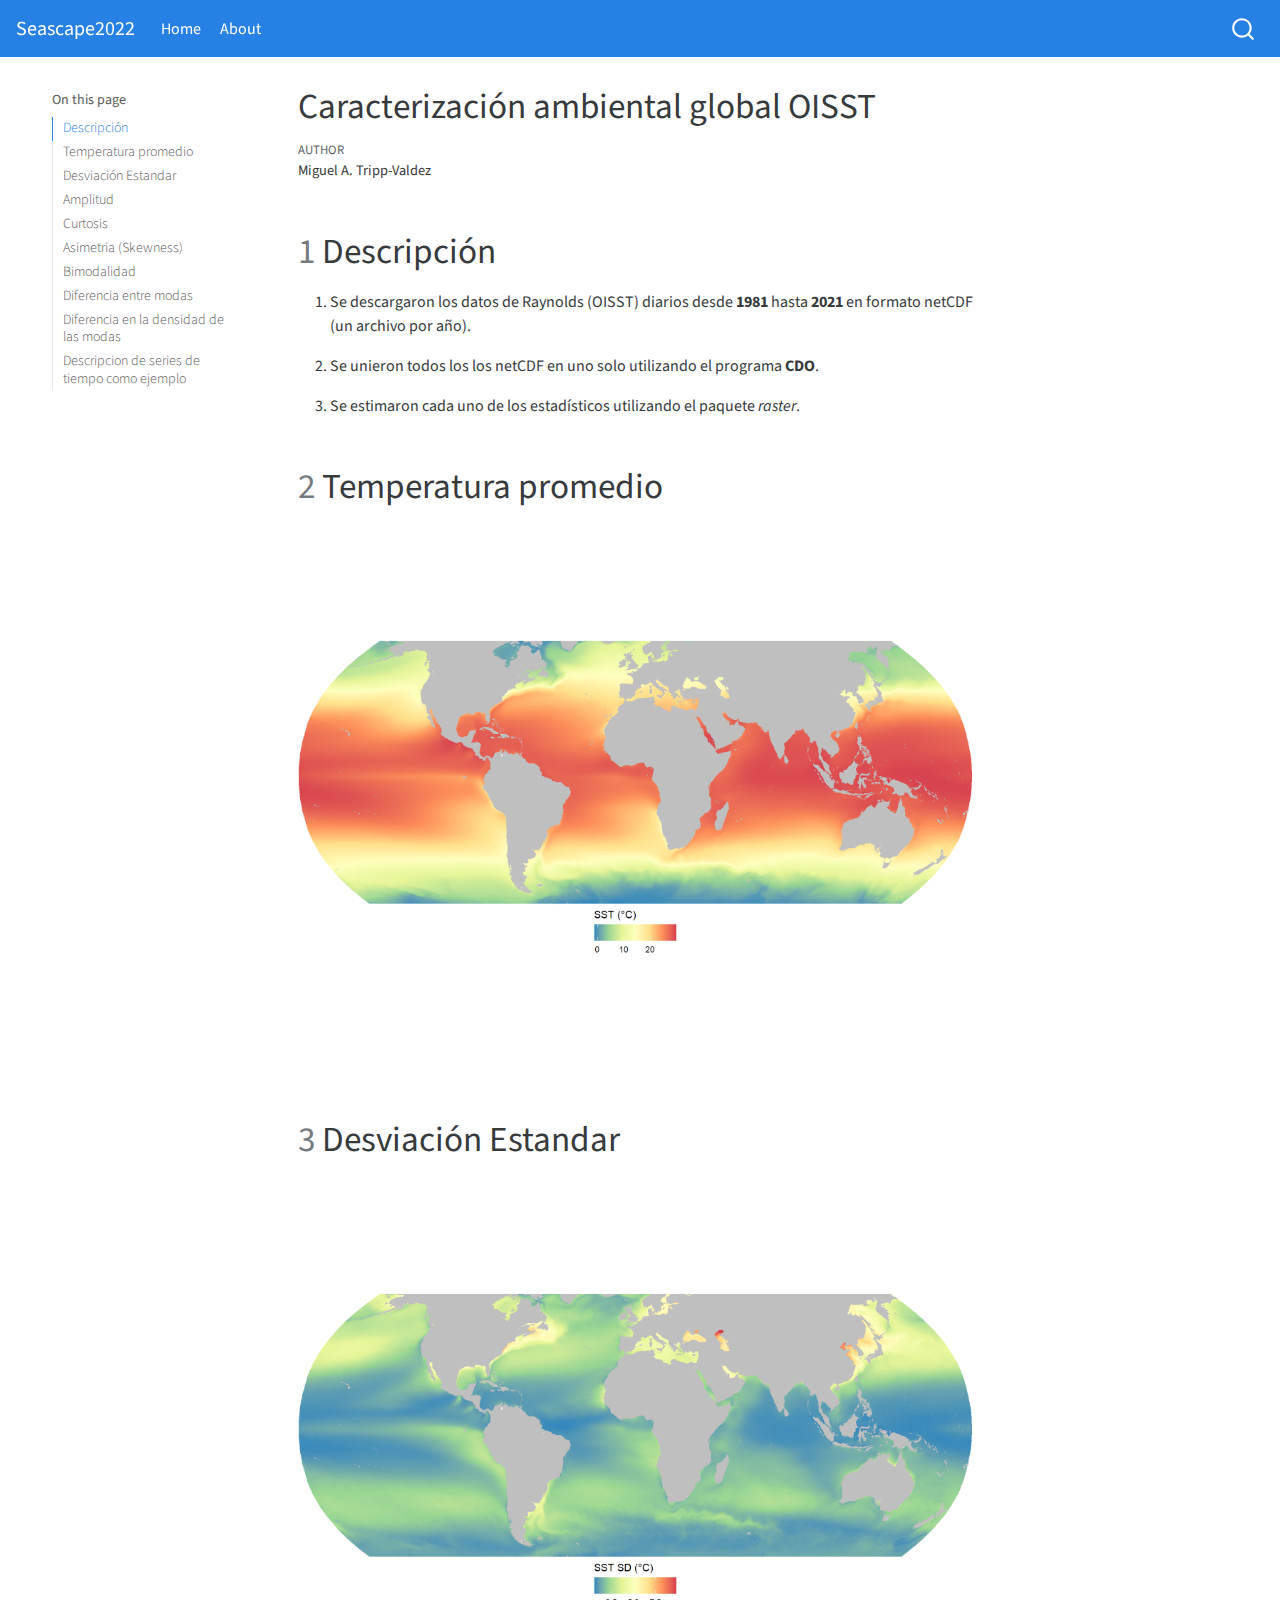
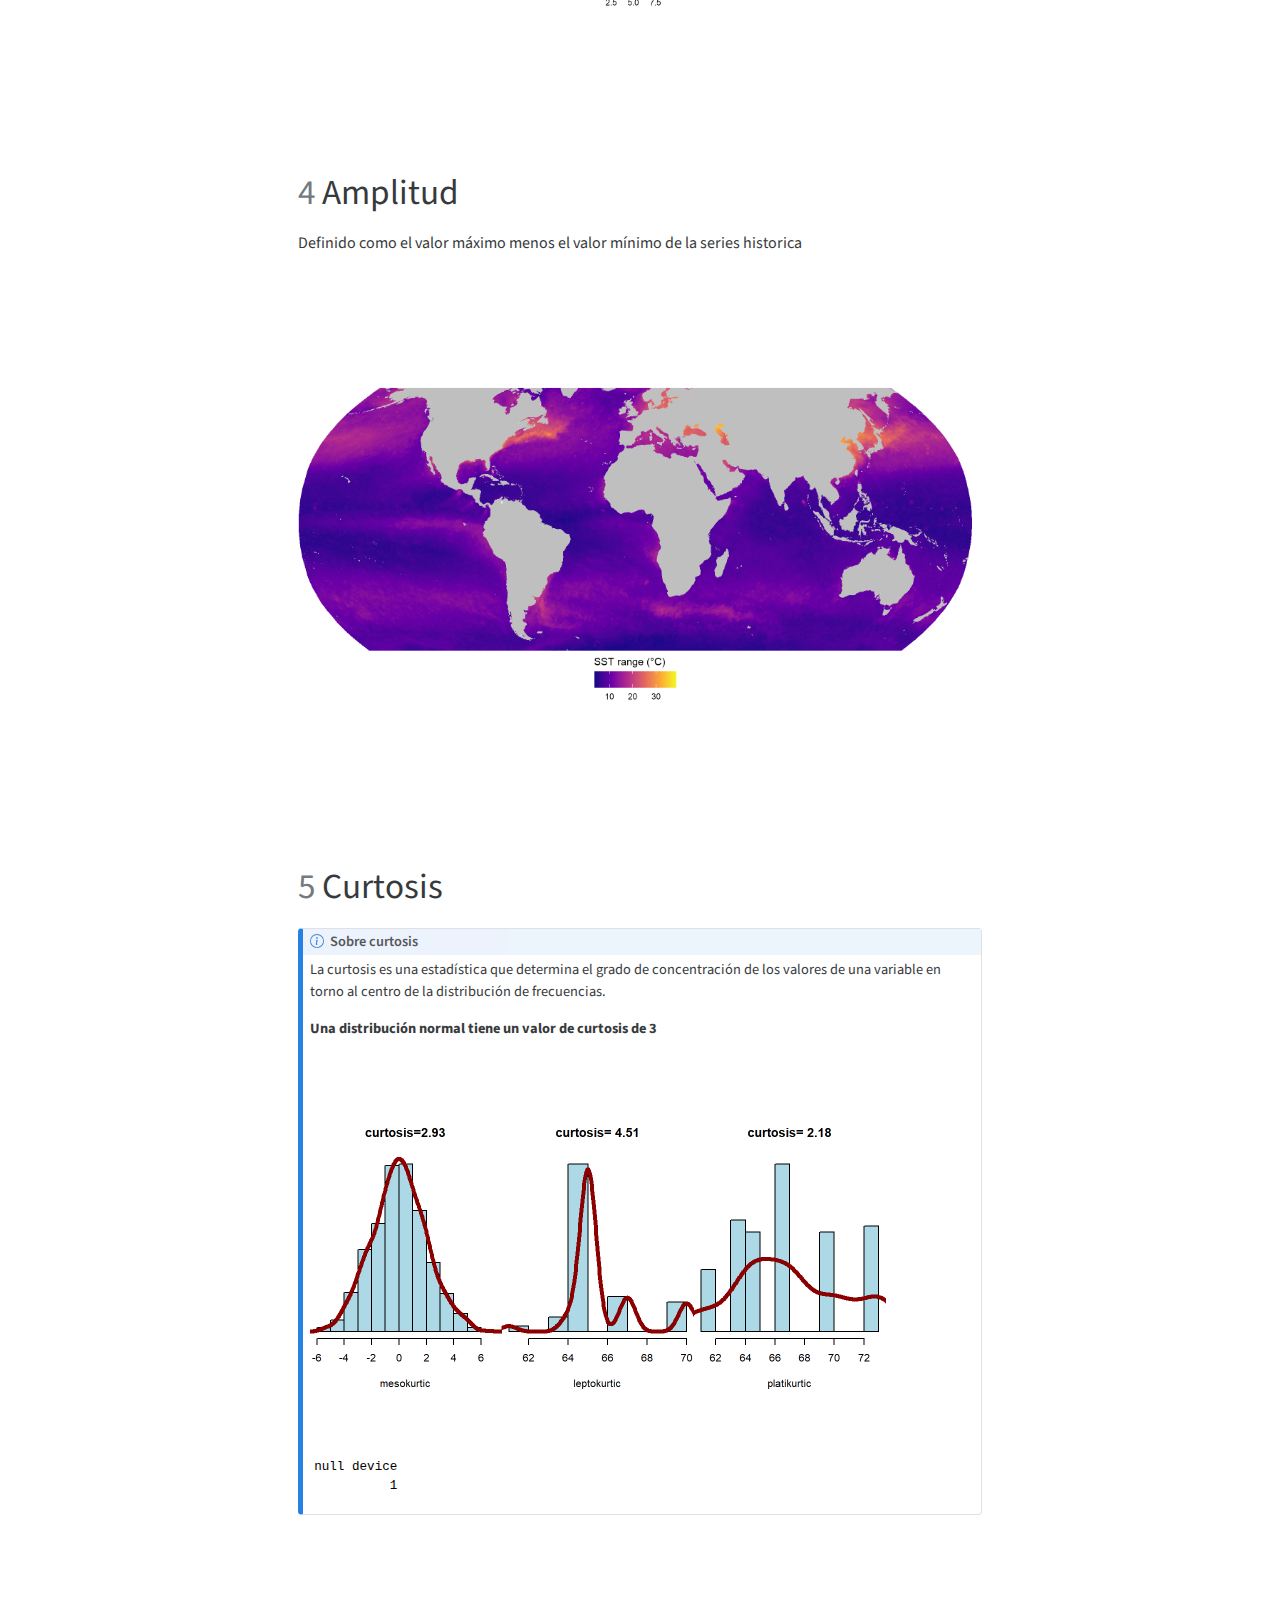
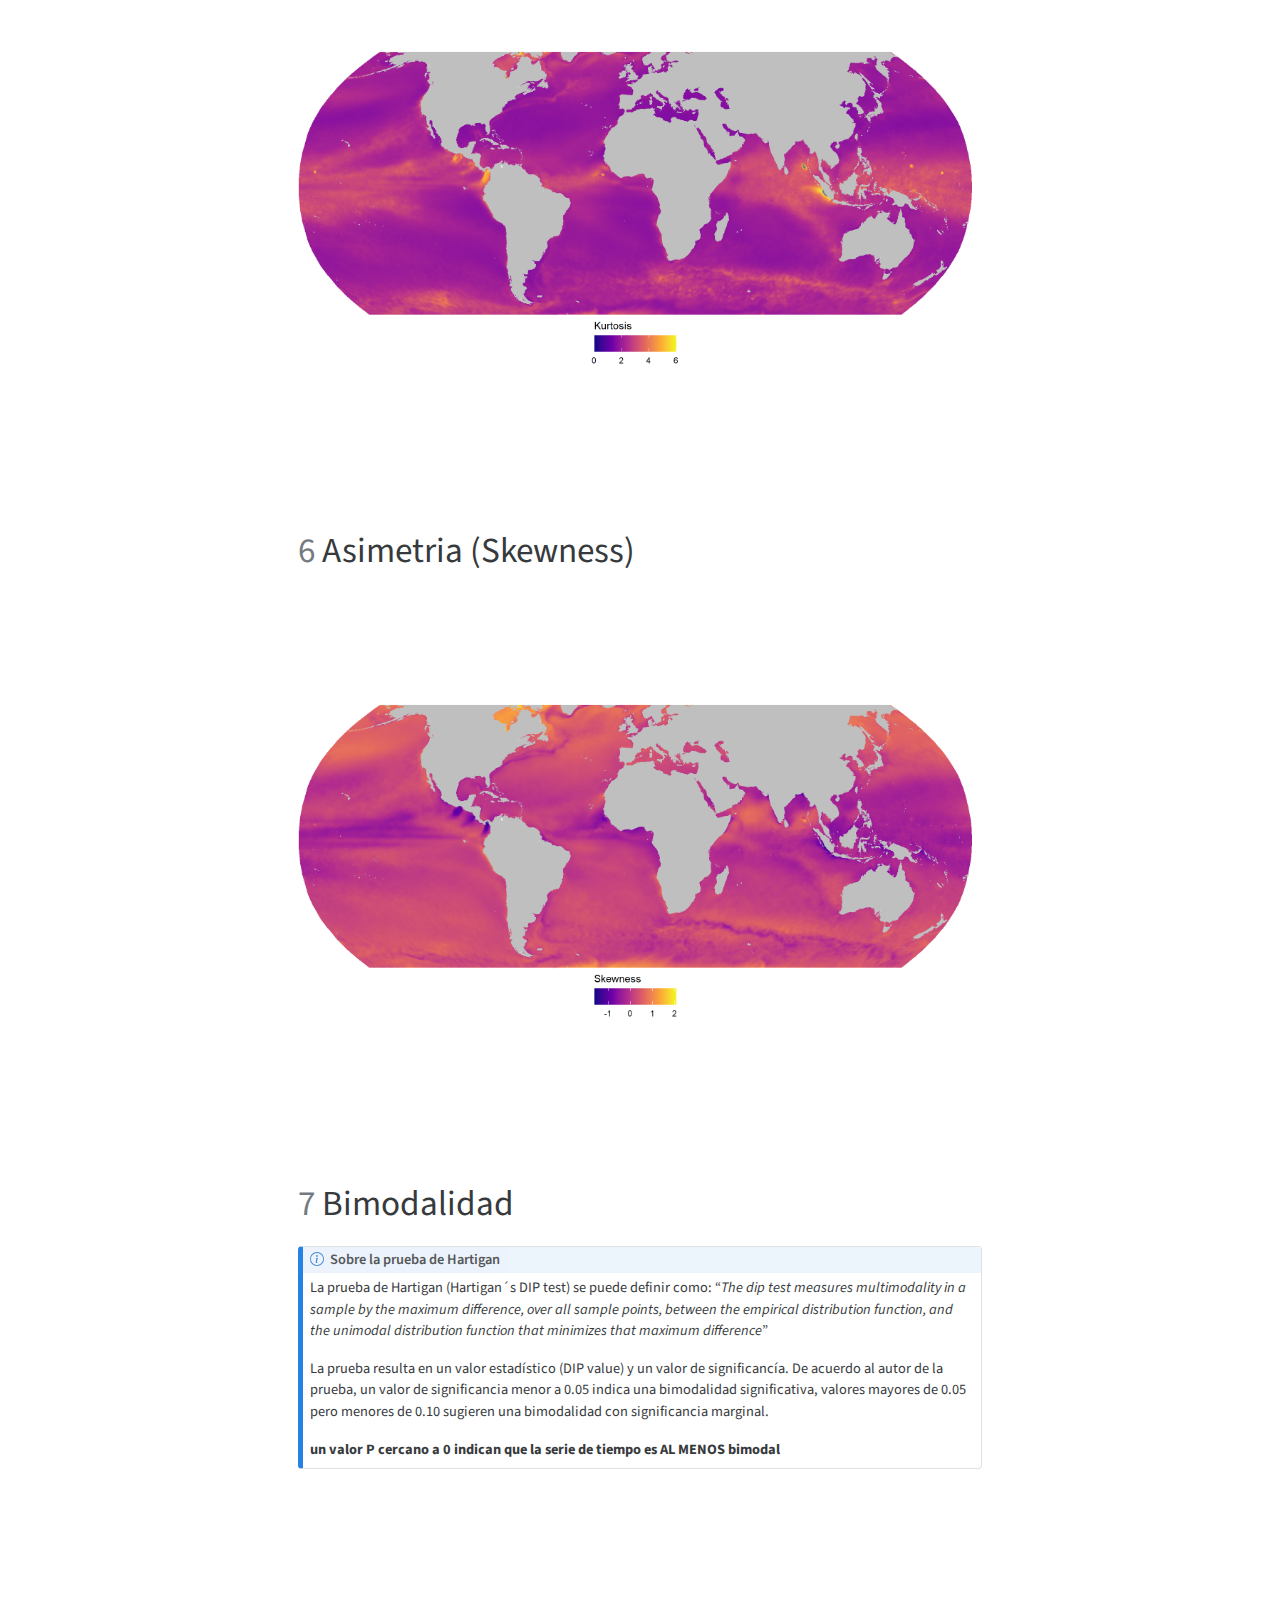
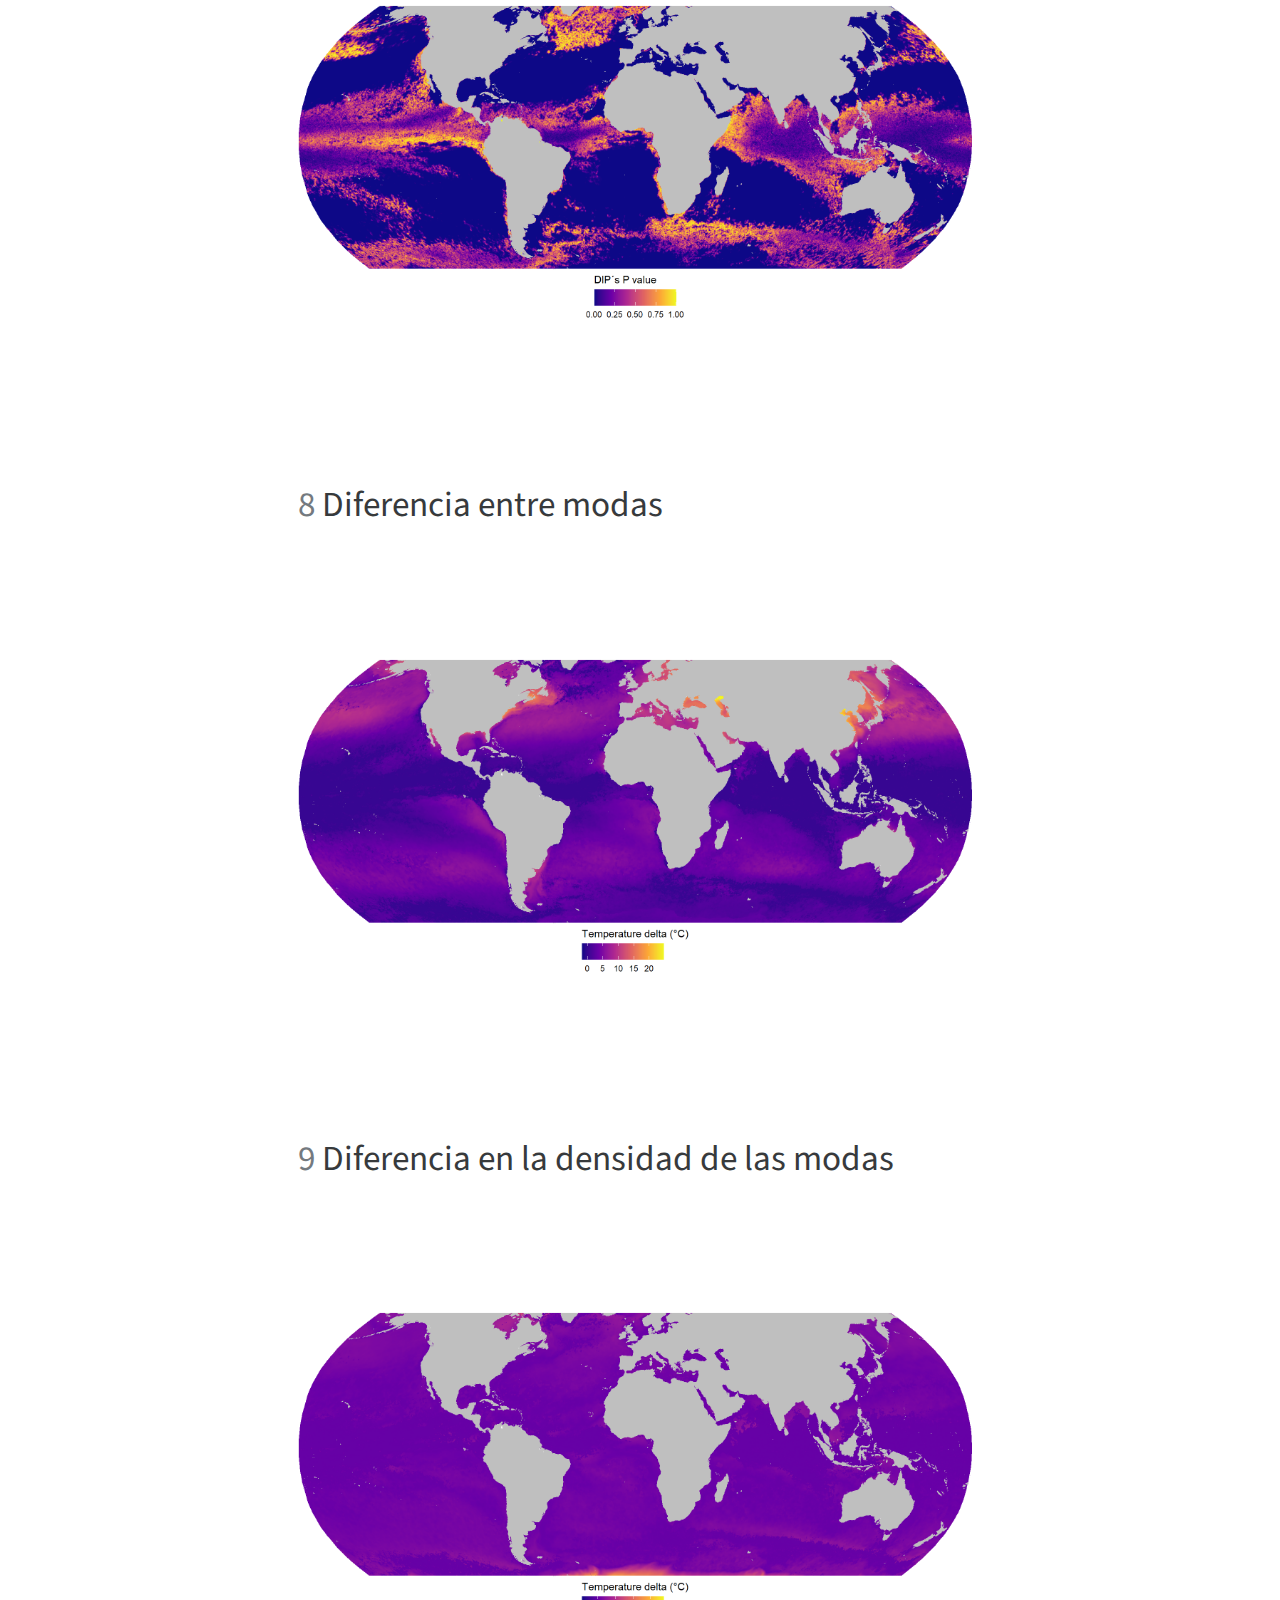
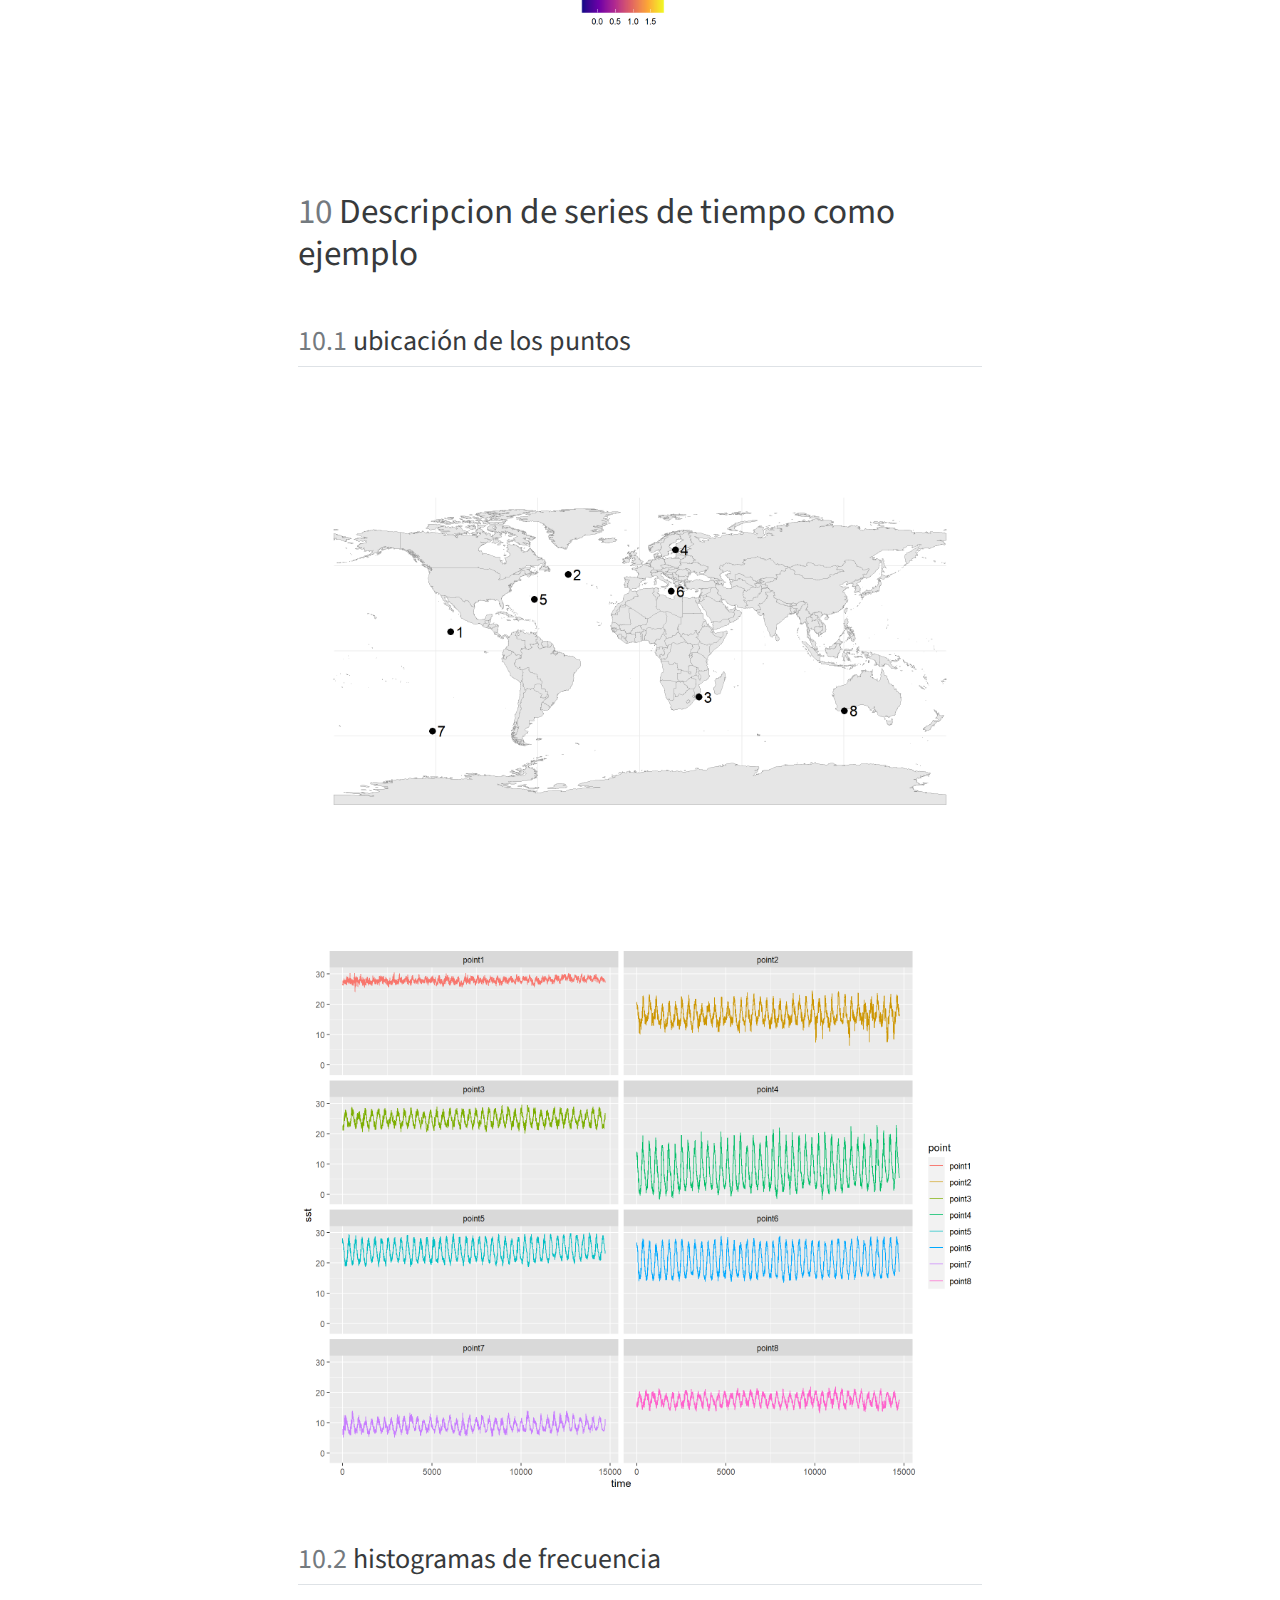
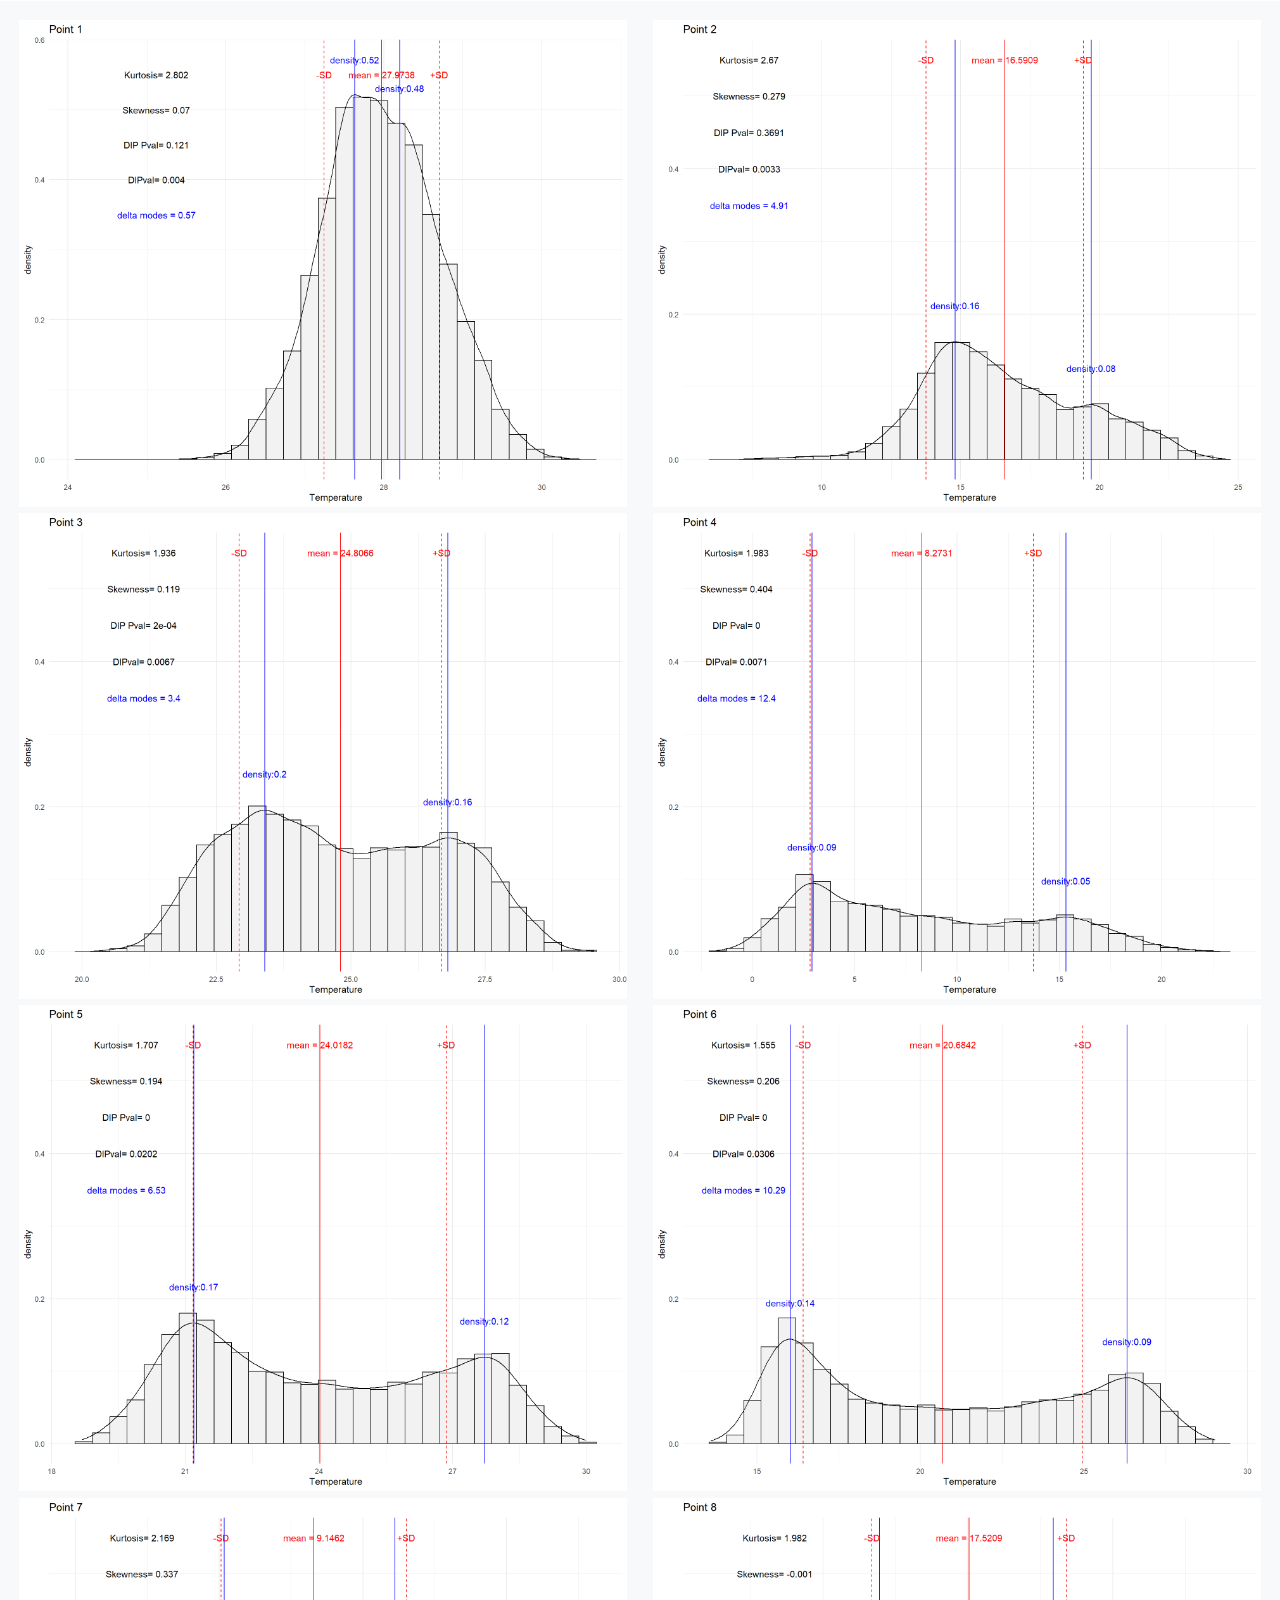
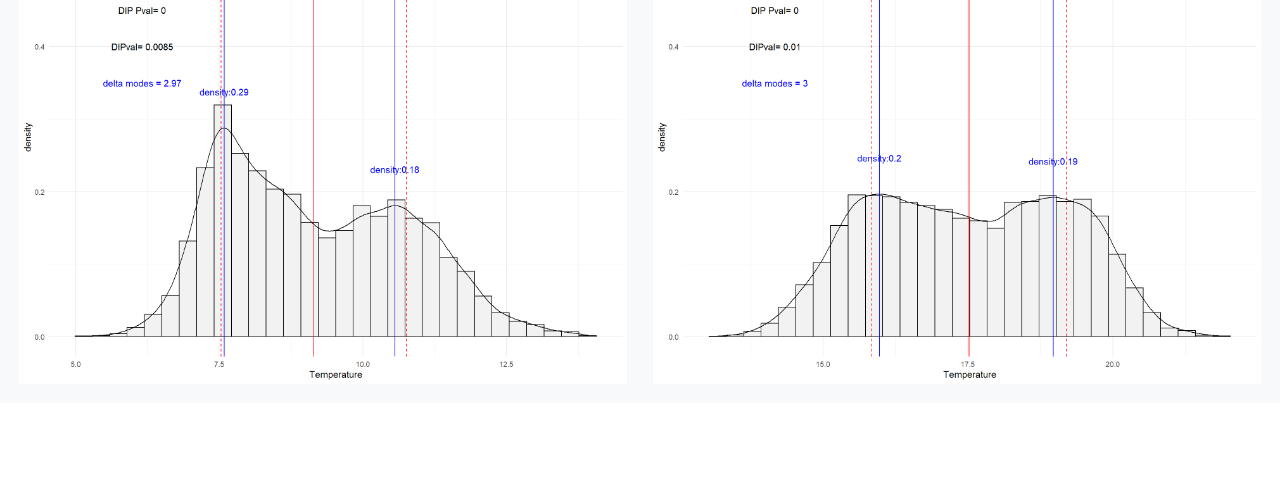
<file: docs/3.Caraterizacion_ambiental_global.html>
<!DOCTYPE html>
<html xmlns="http://www.w3.org/1999/xhtml" lang="en" xml:lang="en"><head>

<meta charset="utf-8">
<meta name="generator" content="quarto-1.0.37">

<meta name="viewport" content="width=device-width, initial-scale=1.0, user-scalable=yes">

<meta name="author" content="Miguel A. Tripp-Valdez">

<title>Seascape2022 - Caracterización ambiental global OISST</title>
<style>
code{white-space: pre-wrap;}
span.smallcaps{font-variant: small-caps;}
span.underline{text-decoration: underline;}
div.column{display: inline-block; vertical-align: top; width: 50%;}
div.hanging-indent{margin-left: 1.5em; text-indent: -1.5em;}
ul.task-list{list-style: none;}
</style>


<script src="site_libs/quarto-nav/quarto-nav.js"></script>
<script src="site_libs/quarto-nav/headroom.min.js"></script>
<script src="site_libs/clipboard/clipboard.min.js"></script>
<script src="site_libs/quarto-search/autocomplete.umd.js"></script>
<script src="site_libs/quarto-search/fuse.min.js"></script>
<script src="site_libs/quarto-search/quarto-search.js"></script>
<meta name="quarto:offset" content="./">
<script src="site_libs/quarto-html/quarto.js"></script>
<script src="site_libs/quarto-html/popper.min.js"></script>
<script src="site_libs/quarto-html/tippy.umd.min.js"></script>
<script src="site_libs/quarto-html/anchor.min.js"></script>
<link href="site_libs/quarto-html/tippy.css" rel="stylesheet">
<link href="site_libs/quarto-html/quarto-syntax-highlighting.css" rel="stylesheet" id="quarto-text-highlighting-styles">
<script src="site_libs/bootstrap/bootstrap.min.js"></script>
<link href="site_libs/bootstrap/bootstrap-icons.css" rel="stylesheet">
<link href="site_libs/bootstrap/bootstrap.min.css" rel="stylesheet" id="quarto-bootstrap" data-mode="light">
<script id="quarto-search-options" type="application/json">{
  "location": "navbar",
  "copy-button": false,
  "collapse-after": 3,
  "panel-placement": "end",
  "type": "overlay",
  "limit": 20,
  "language": {
    "search-no-results-text": "No results",
    "search-matching-documents-text": "matching documents",
    "search-copy-link-title": "Copy link to search",
    "search-hide-matches-text": "Hide additional matches",
    "search-more-match-text": "more match in this document",
    "search-more-matches-text": "more matches in this document",
    "search-clear-button-title": "Clear",
    "search-detached-cancel-button-title": "Cancel",
    "search-submit-button-title": "Submit"
  }
}</script>


<link rel="stylesheet" href="styles.css">
</head>

<body class="floating nav-fixed">

<div id="quarto-search-results"></div>
  <header id="quarto-header" class="headroom fixed-top">
    <nav class="navbar navbar-expand-lg navbar-dark ">
      <div class="navbar-container container-fluid">
      <a class="navbar-brand" href="./index.html">
    <span class="navbar-title">Seascape2022</span>
  </a>
          <button class="navbar-toggler" type="button" data-bs-toggle="collapse" data-bs-target="#navbarCollapse" aria-controls="navbarCollapse" aria-expanded="false" aria-label="Toggle navigation" onclick="if (window.quartoToggleHeadroom) { window.quartoToggleHeadroom(); }">
  <span class="navbar-toggler-icon"></span>
</button>
          <div class="collapse navbar-collapse" id="navbarCollapse">
            <ul class="navbar-nav navbar-nav-scroll me-auto">
  <li class="nav-item">
    <a class="nav-link" href="./index.html">Home</a>
  </li>  
  <li class="nav-item">
    <a class="nav-link" href="./about.html">About</a>
  </li>  
</ul>
              <div id="quarto-search" class="" title="Search"></div>
          </div> <!-- /navcollapse -->
      </div> <!-- /container-fluid -->
    </nav>
</header>
<!-- content -->
<div id="quarto-content" class="quarto-container page-columns page-rows-contents page-layout-article page-navbar">
<!-- sidebar -->
  <nav id="quarto-sidebar" class="sidebar collapse sidebar-navigation floating overflow-auto">
    <nav id="TOC" role="doc-toc">
    <h2 id="toc-title">On this page</h2>
   
  <ul>
  <li><a href="#descripción" id="toc-descripción" class="nav-link active" data-scroll-target="#descripción"> <span class="header-section-number">1</span> Descripción</a></li>
  <li><a href="#temperatura-promedio" id="toc-temperatura-promedio" class="nav-link" data-scroll-target="#temperatura-promedio"> <span class="header-section-number">2</span> Temperatura promedio</a></li>
  <li><a href="#desviación-estandar" id="toc-desviación-estandar" class="nav-link" data-scroll-target="#desviación-estandar"> <span class="header-section-number">3</span> Desviación Estandar</a></li>
  <li><a href="#amplitud" id="toc-amplitud" class="nav-link" data-scroll-target="#amplitud"> <span class="header-section-number">4</span> Amplitud</a></li>
  <li><a href="#curtosis" id="toc-curtosis" class="nav-link" data-scroll-target="#curtosis"> <span class="header-section-number">5</span> Curtosis</a></li>
  <li><a href="#asimetria-skewness" id="toc-asimetria-skewness" class="nav-link" data-scroll-target="#asimetria-skewness"> <span class="header-section-number">6</span> Asimetria (Skewness)</a></li>
  <li><a href="#bimodalidad" id="toc-bimodalidad" class="nav-link" data-scroll-target="#bimodalidad"> <span class="header-section-number">7</span> Bimodalidad</a></li>
  <li><a href="#diferencia-entre-modas" id="toc-diferencia-entre-modas" class="nav-link" data-scroll-target="#diferencia-entre-modas"> <span class="header-section-number">8</span> Diferencia entre modas</a></li>
  <li><a href="#diferencia-en-la-densidad-de-las-modas" id="toc-diferencia-en-la-densidad-de-las-modas" class="nav-link" data-scroll-target="#diferencia-en-la-densidad-de-las-modas"> <span class="header-section-number">9</span> Diferencia en la densidad de las modas</a></li>
  <li><a href="#descripcion-de-series-de-tiempo-como-ejemplo" id="toc-descripcion-de-series-de-tiempo-como-ejemplo" class="nav-link" data-scroll-target="#descripcion-de-series-de-tiempo-como-ejemplo"> <span class="header-section-number">10</span> Descripcion de series de tiempo como ejemplo</a>
  <ul class="collapse">
  <li><a href="#ubicación-de-los-puntos" id="toc-ubicación-de-los-puntos" class="nav-link" data-scroll-target="#ubicación-de-los-puntos"> <span class="header-section-number">10.1</span> ubicación de los puntos</a></li>
  <li><a href="#histogramas-de-frecuencia" id="toc-histogramas-de-frecuencia" class="nav-link" data-scroll-target="#histogramas-de-frecuencia"> <span class="header-section-number">10.2</span> histogramas de frecuencia</a></li>
  </ul></li>
  </ul>
</nav>
</nav>
<!-- margin-sidebar -->
    <div id="quarto-margin-sidebar" class="sidebar margin-sidebar">
    </div>
<!-- main -->
<main class="content page-columns page-full" id="quarto-document-content">

<header id="title-block-header" class="quarto-title-block default">
<div class="quarto-title">
<h1 class="title">Caracterización ambiental global OISST</h1>
</div>



<div class="quarto-title-meta">

    <div>
    <div class="quarto-title-meta-heading">Author</div>
    <div class="quarto-title-meta-contents">
             <p>Miguel A. Tripp-Valdez </p>
          </div>
  </div>
    
    
  </div>
  

</header>

<div class="cell">

</div>
<section id="descripción" class="level1" data-number="1">
<h1 data-number="1"><span class="header-section-number">1</span> Descripción</h1>
<ol type="1">
<li><p>Se descargaron los datos de Raynolds (OISST) diarios desde <strong>1981</strong> hasta <strong>2021</strong> en formato netCDF (un archivo por año).</p></li>
<li><p>Se unieron todos los los netCDF en uno solo utilizando el programa <strong>CDO</strong>.</p></li>
<li><p>Se estimaron cada uno de los estadísticos utilizando el paquete <em>raster</em>.</p></li>
</ol>
</section>
<section id="temperatura-promedio" class="level1" data-number="2">
<h1 data-number="2"><span class="header-section-number">2</span> Temperatura promedio</h1>
<div class="cell">
<div class="cell-output-display">
<p><img src="3.Caraterizacion_ambiental_global_files/figure-html/mean-1.png" class="img-fluid" width="960"></p>
</div>
</div>
</section>
<section id="desviación-estandar" class="level1" data-number="3">
<h1 data-number="3"><span class="header-section-number">3</span> Desviación Estandar</h1>
<div class="cell">
<div class="cell-output-display">
<p><img src="3.Caraterizacion_ambiental_global_files/figure-html/sd-1.png" class="img-fluid" width="960"></p>
</div>
</div>
</section>
<section id="amplitud" class="level1" data-number="4">
<h1 data-number="4"><span class="header-section-number">4</span> Amplitud</h1>
<p>Definido como el valor máximo menos el valor mínimo de la series historica</p>
<div class="cell">
<div class="cell-output-display">
<p><img src="3.Caraterizacion_ambiental_global_files/figure-html/range-1.png" class="img-fluid" width="960"></p>
</div>
</div>
</section>
<section id="curtosis" class="level1" data-number="5">
<h1 data-number="5"><span class="header-section-number">5</span> Curtosis</h1>
<div class="callout-note callout callout-style-default callout-captioned">
<div class="callout-header d-flex align-content-center">
<div class="callout-icon-container">
<i class="callout-icon"></i>
</div>
<div class="callout-caption-container flex-fill">
Sobre curtosis
</div>
</div>
<div class="callout-body-container callout-body">
<p>La curtosis es una estadística que determina el grado de concentración de los valores de una variable en torno al centro de la distribución de frecuencias.</p>
<p><strong>Una distribución normal tiene un valor de curtosis de 3</strong></p>
<div class="cell">
<div class="cell-output-display">
<p><img src="3.Caraterizacion_ambiental_global_files/figure-html/unnamed-chunk-1-1.png" class="img-fluid" width="576"></p>
</div>
<div class="cell-output cell-output-stdout">
<pre><code>null device 
          1 </code></pre>
</div>
</div>
</div>
</div>
<div class="cell">
<div class="cell-output-display">
<p><img src="3.Caraterizacion_ambiental_global_files/figure-html/kurtosis-1.png" class="img-fluid" width="960"></p>
</div>
</div>
</section>
<section id="asimetria-skewness" class="level1" data-number="6">
<h1 data-number="6"><span class="header-section-number">6</span> Asimetria (Skewness)</h1>
<div class="cell">
<div class="cell-output-display">
<p><img src="3.Caraterizacion_ambiental_global_files/figure-html/unnamed-chunk-2-1.png" class="img-fluid" width="960"></p>
</div>
</div>
</section>
<section id="bimodalidad" class="level1" data-number="7">
<h1 data-number="7"><span class="header-section-number">7</span> Bimodalidad</h1>
<div class="callout-note callout callout-style-default callout-captioned">
<div class="callout-header d-flex align-content-center">
<div class="callout-icon-container">
<i class="callout-icon"></i>
</div>
<div class="callout-caption-container flex-fill">
Sobre la prueba de Hartigan
</div>
</div>
<div class="callout-body-container callout-body">
<p>La prueba de Hartigan (Hartigan´s DIP test) se puede definir como: “<em>The dip test measures multimodality in a sample by the maximum difference, over all sample points, between the empirical distribution function, and the unimodal distribution function that minimizes that maximum difference</em>”</p>
<p>La prueba resulta en un valor estadístico (DIP value) y un valor de significancía. De acuerdo al autor de la prueba, un valor de significancia menor a 0.05 indica una bimodalidad significativa, valores mayores de 0.05 pero menores de 0.10 sugieren una bimodalidad con significancia marginal.</p>
<p><strong>un valor P cercano a 0 indican que la serie de tiempo es AL MENOS bimodal</strong></p>
</div>
</div>
<div class="cell">
<div class="cell-output-display">
<p><img src="3.Caraterizacion_ambiental_global_files/figure-html/unnamed-chunk-3-1.png" class="img-fluid" width="960"></p>
</div>
</div>
</section>
<section id="diferencia-entre-modas" class="level1" data-number="8">
<h1 data-number="8"><span class="header-section-number">8</span> Diferencia entre modas</h1>
<div class="cell">
<div class="cell-output-display">
<p><img src="3.Caraterizacion_ambiental_global_files/figure-html/unnamed-chunk-4-1.png" class="img-fluid" width="960"></p>
</div>
</div>
</section>
<section id="diferencia-en-la-densidad-de-las-modas" class="level1" data-number="9">
<h1 data-number="9"><span class="header-section-number">9</span> Diferencia en la densidad de las modas</h1>
<div class="cell">
<div class="cell-output-display">
<p><img src="3.Caraterizacion_ambiental_global_files/figure-html/unnamed-chunk-5-1.png" class="img-fluid" width="960"></p>
</div>
</div>
</section>
<section id="descripcion-de-series-de-tiempo-como-ejemplo" class="level1 page-columns page-full" data-number="10">
<h1 data-number="10"><span class="header-section-number">10</span> Descripcion de series de tiempo como ejemplo</h1>
<section id="ubicación-de-los-puntos" class="level2" data-number="10.1">
<h2 data-number="10.1" class="anchored" data-anchor-id="ubicación-de-los-puntos"><span class="header-section-number">10.1</span> ubicación de los puntos</h2>
<div class="cell">

</div>
<div class="cell">
<div class="cell-output-display">
<p><img src="3.Caraterizacion_ambiental_global_files/figure-html/map_poits-1.png" class="img-fluid" width="960"></p>
</div>
</div>
<div class="cell">
<div class="cell-output-display">
<p><img src="3.Caraterizacion_ambiental_global_files/figure-html/eval_points-1.png" class="img-fluid" width="960"></p>
</div>
</div>
<div class="cell">

</div>
</section>
<section id="histogramas-de-frecuencia" class="level2 page-columns page-full" data-number="10.2">
<h2 data-number="10.2" class="anchored" data-anchor-id="histogramas-de-frecuencia"><span class="header-section-number">10.2</span> histogramas de frecuencia</h2>
<div class="cell column-screen-inset-shaded quarto-layout-panel">
<div class="quarto-layout-row quarto-layout-valign-top">
<div class="cell-output-display quarto-layout-cell" style="flex-basis: 50.0%;justify-content: center;">
<p><img src="3.Caraterizacion_ambiental_global_files/figure-html/unnamed-chunk-8-1.png" class="img-fluid" width="960"></p>
</div>
<div class="cell-output-display quarto-layout-cell" style="flex-basis: 50.0%;justify-content: center;">
<p><img src="3.Caraterizacion_ambiental_global_files/figure-html/unnamed-chunk-8-2.png" class="img-fluid" width="960"></p>
</div>
</div>
<div class="quarto-layout-row quarto-layout-valign-top">
<div class="cell-output-display quarto-layout-cell" style="flex-basis: 50.0%;justify-content: center;">
<p><img src="3.Caraterizacion_ambiental_global_files/figure-html/unnamed-chunk-8-3.png" class="img-fluid" width="960"></p>
</div>
<div class="cell-output-display quarto-layout-cell" style="flex-basis: 50.0%;justify-content: center;">
<p><img src="3.Caraterizacion_ambiental_global_files/figure-html/unnamed-chunk-8-4.png" class="img-fluid" width="960"></p>
</div>
</div>
<div class="quarto-layout-row quarto-layout-valign-top">
<div class="cell-output-display quarto-layout-cell" style="flex-basis: 50.0%;justify-content: center;">
<p><img src="3.Caraterizacion_ambiental_global_files/figure-html/unnamed-chunk-8-5.png" class="img-fluid" width="960"></p>
</div>
<div class="cell-output-display quarto-layout-cell" style="flex-basis: 50.0%;justify-content: center;">
<p><img src="3.Caraterizacion_ambiental_global_files/figure-html/unnamed-chunk-8-6.png" class="img-fluid" width="960"></p>
</div>
</div>
<div class="quarto-layout-row quarto-layout-valign-top">
<div class="cell-output-display quarto-layout-cell" style="flex-basis: 50.0%;justify-content: center;">
<p><img src="3.Caraterizacion_ambiental_global_files/figure-html/unnamed-chunk-8-7.png" class="img-fluid" width="960"></p>
</div>
<div class="cell-output-display quarto-layout-cell" style="flex-basis: 50.0%;justify-content: center;">
<p><img src="3.Caraterizacion_ambiental_global_files/figure-html/unnamed-chunk-8-8.png" class="img-fluid" width="960"></p>
</div>
</div>
</div>


</section>
</section>

</main> <!-- /main -->
<script id="quarto-html-after-body" type="application/javascript">
window.document.addEventListener("DOMContentLoaded", function (event) {
  const toggleBodyColorMode = (bsSheetEl) => {
    const mode = bsSheetEl.getAttribute("data-mode");
    const bodyEl = window.document.querySelector("body");
    if (mode === "dark") {
      bodyEl.classList.add("quarto-dark");
      bodyEl.classList.remove("quarto-light");
    } else {
      bodyEl.classList.add("quarto-light");
      bodyEl.classList.remove("quarto-dark");
    }
  }
  const toggleBodyColorPrimary = () => {
    const bsSheetEl = window.document.querySelector("link#quarto-bootstrap");
    if (bsSheetEl) {
      toggleBodyColorMode(bsSheetEl);
    }
  }
  toggleBodyColorPrimary();  
  const icon = "";
  const anchorJS = new window.AnchorJS();
  anchorJS.options = {
    placement: 'right',
    icon: icon
  };
  anchorJS.add('.anchored');
  const clipboard = new window.ClipboardJS('.code-copy-button', {
    target: function(trigger) {
      return trigger.previousElementSibling;
    }
  });
  clipboard.on('success', function(e) {
    // button target
    const button = e.trigger;
    // don't keep focus
    button.blur();
    // flash "checked"
    button.classList.add('code-copy-button-checked');
    var currentTitle = button.getAttribute("title");
    button.setAttribute("title", "Copied!");
    setTimeout(function() {
      button.setAttribute("title", currentTitle);
      button.classList.remove('code-copy-button-checked');
    }, 1000);
    // clear code selection
    e.clearSelection();
  });
  function tippyHover(el, contentFn) {
    const config = {
      allowHTML: true,
      content: contentFn,
      maxWidth: 500,
      delay: 100,
      arrow: false,
      appendTo: function(el) {
          return el.parentElement;
      },
      interactive: true,
      interactiveBorder: 10,
      theme: 'quarto',
      placement: 'bottom-start'
    };
    window.tippy(el, config); 
  }
  const noterefs = window.document.querySelectorAll('a[role="doc-noteref"]');
  for (var i=0; i<noterefs.length; i++) {
    const ref = noterefs[i];
    tippyHover(ref, function() {
      let href = ref.getAttribute('href');
      try { href = new URL(href).hash; } catch {}
      const id = href.replace(/^#\/?/, "");
      const note = window.document.getElementById(id);
      return note.innerHTML;
    });
  }
  var bibliorefs = window.document.querySelectorAll('a[role="doc-biblioref"]');
  for (var i=0; i<bibliorefs.length; i++) {
    const ref = bibliorefs[i];
    const cites = ref.parentNode.getAttribute('data-cites').split(' ');
    tippyHover(ref, function() {
      var popup = window.document.createElement('div');
      cites.forEach(function(cite) {
        var citeDiv = window.document.createElement('div');
        citeDiv.classList.add('hanging-indent');
        citeDiv.classList.add('csl-entry');
        var biblioDiv = window.document.getElementById('ref-' + cite);
        if (biblioDiv) {
          citeDiv.innerHTML = biblioDiv.innerHTML;
        }
        popup.appendChild(citeDiv);
      });
      return popup.innerHTML;
    });
  }
});
</script>
</div> <!-- /content -->



</body></html>
</file>
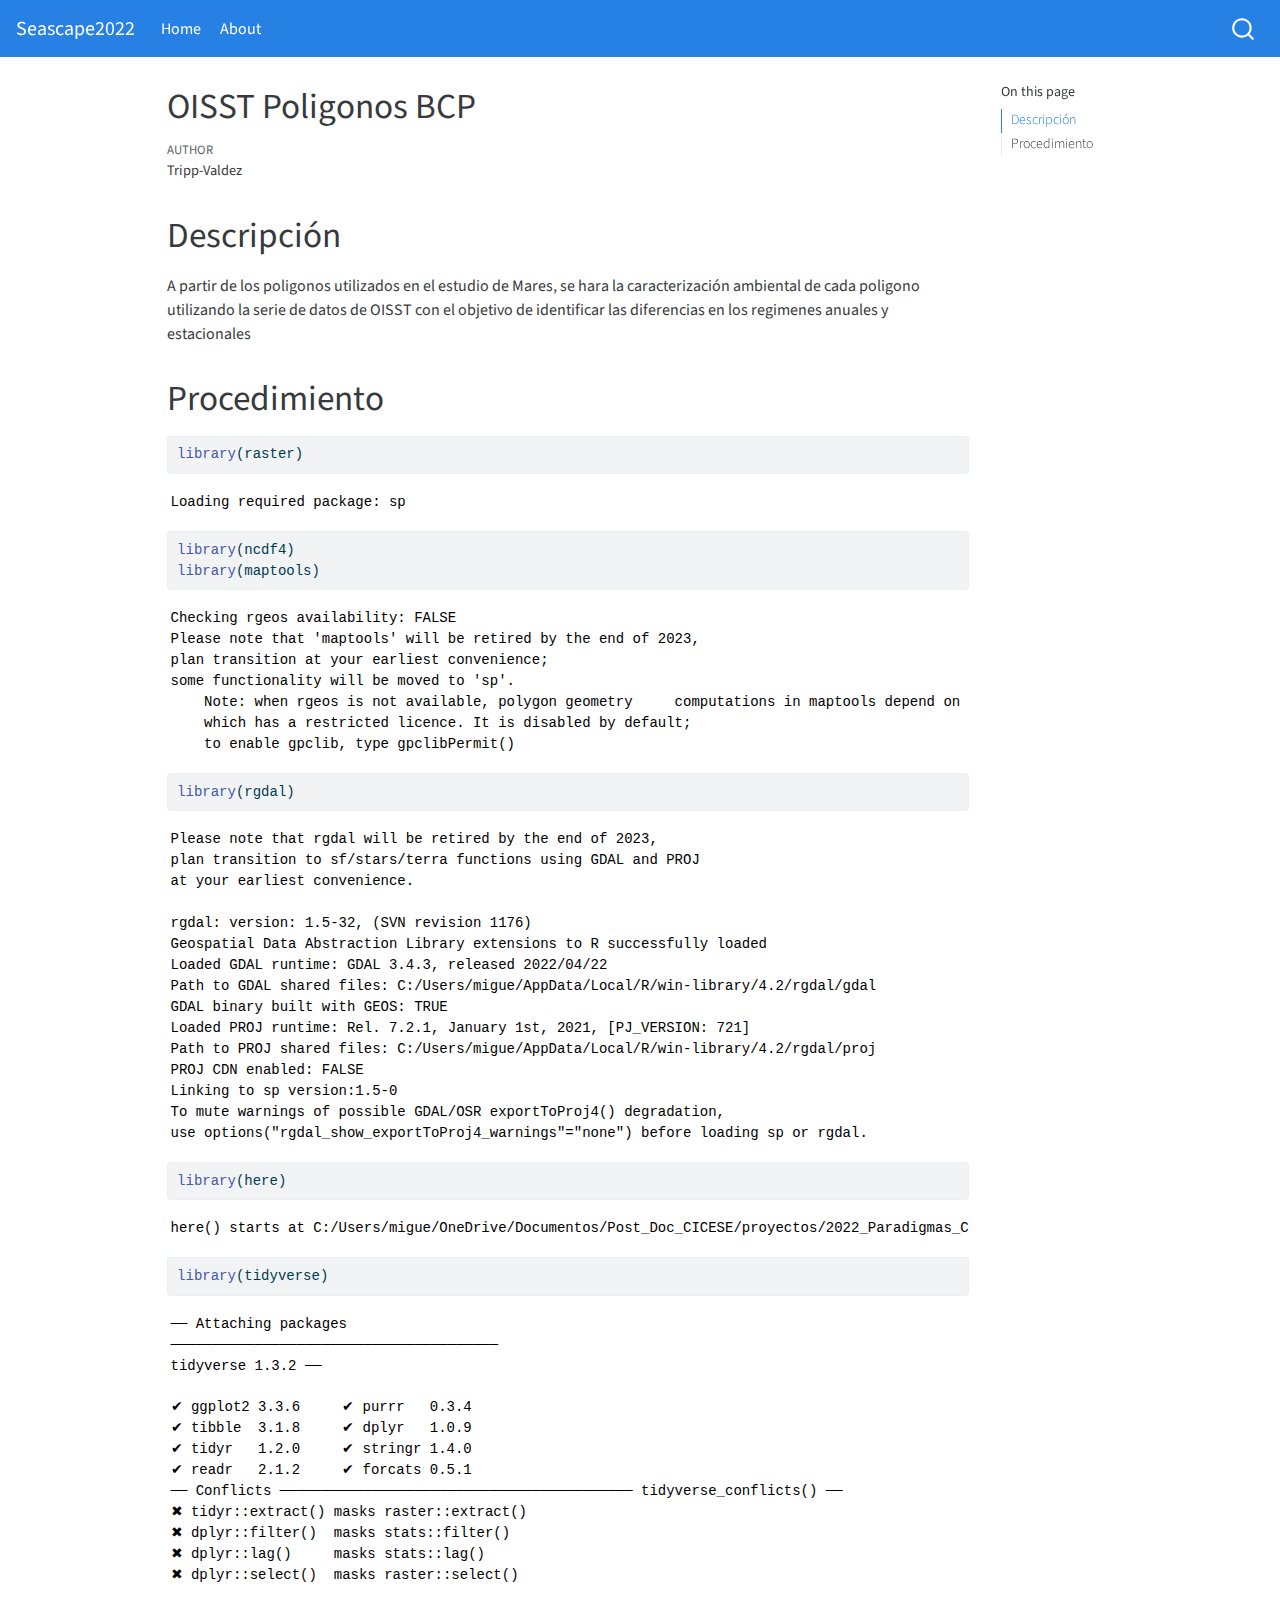
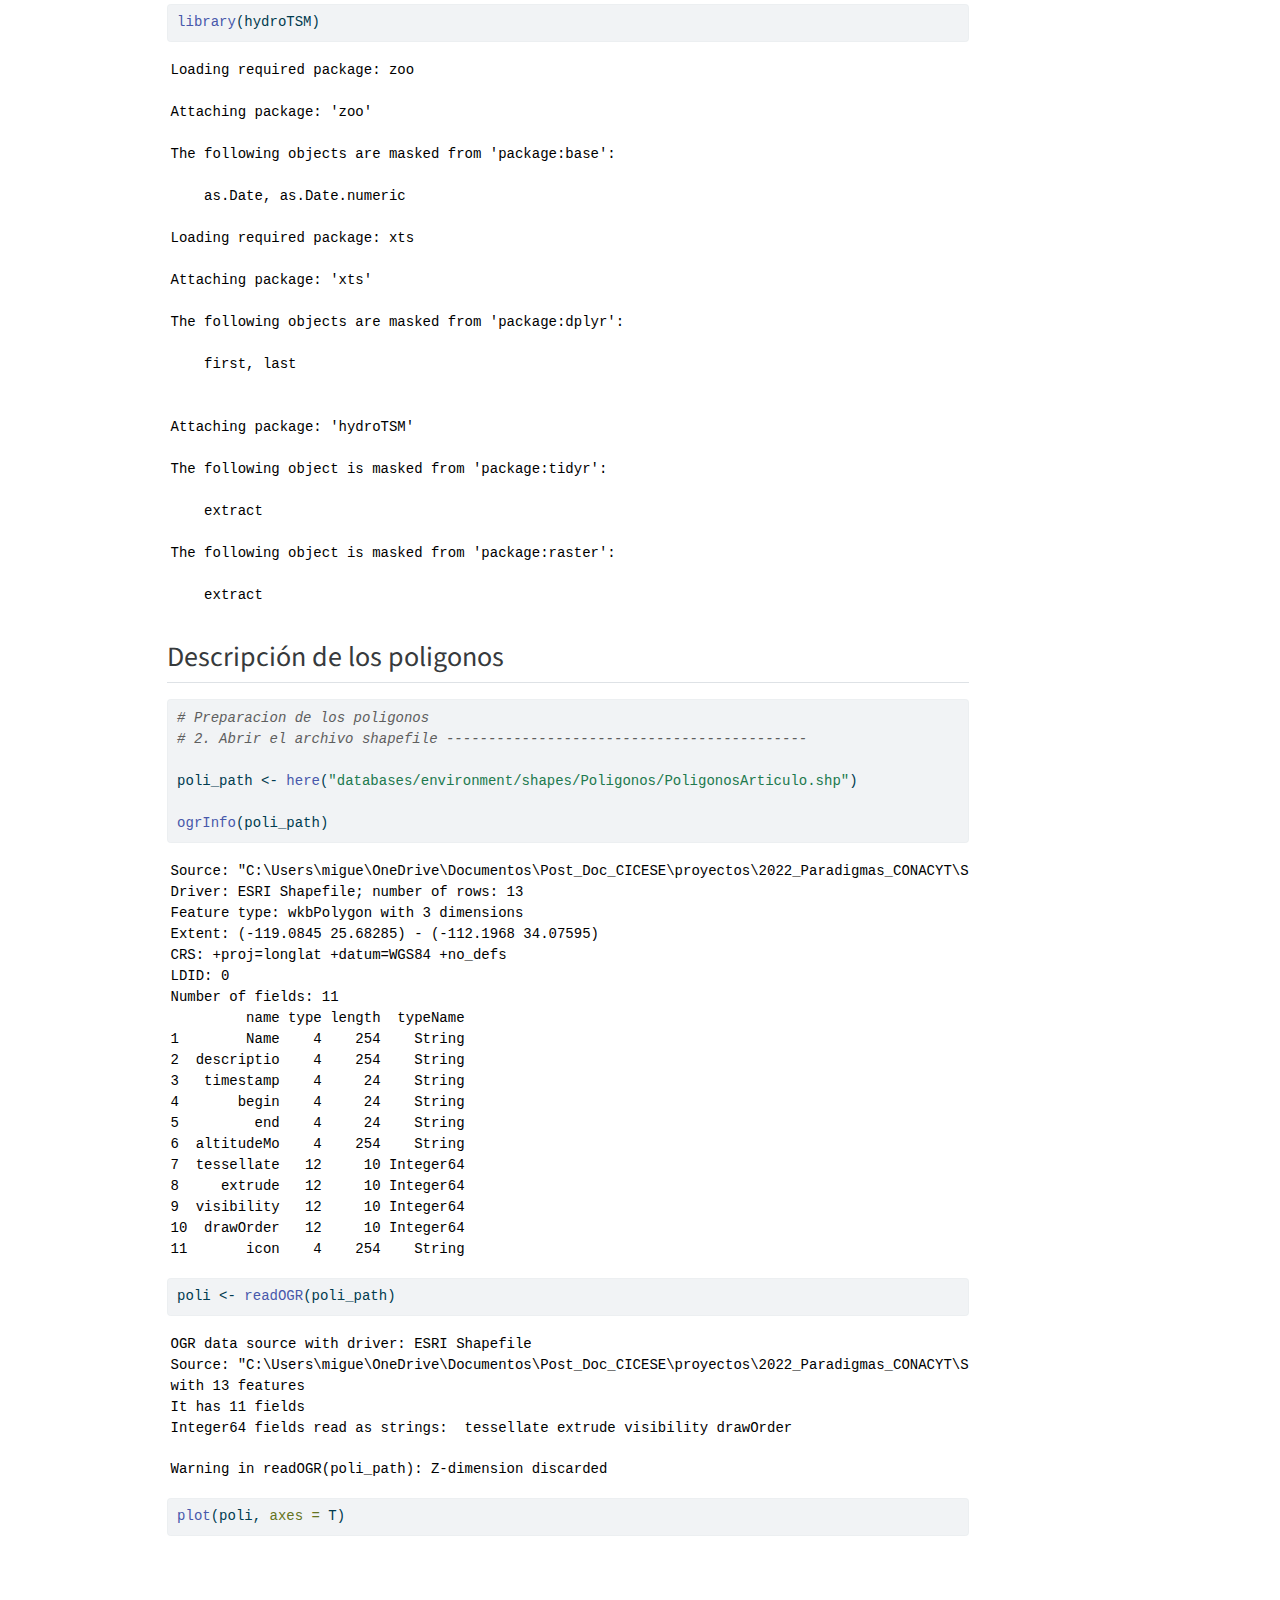
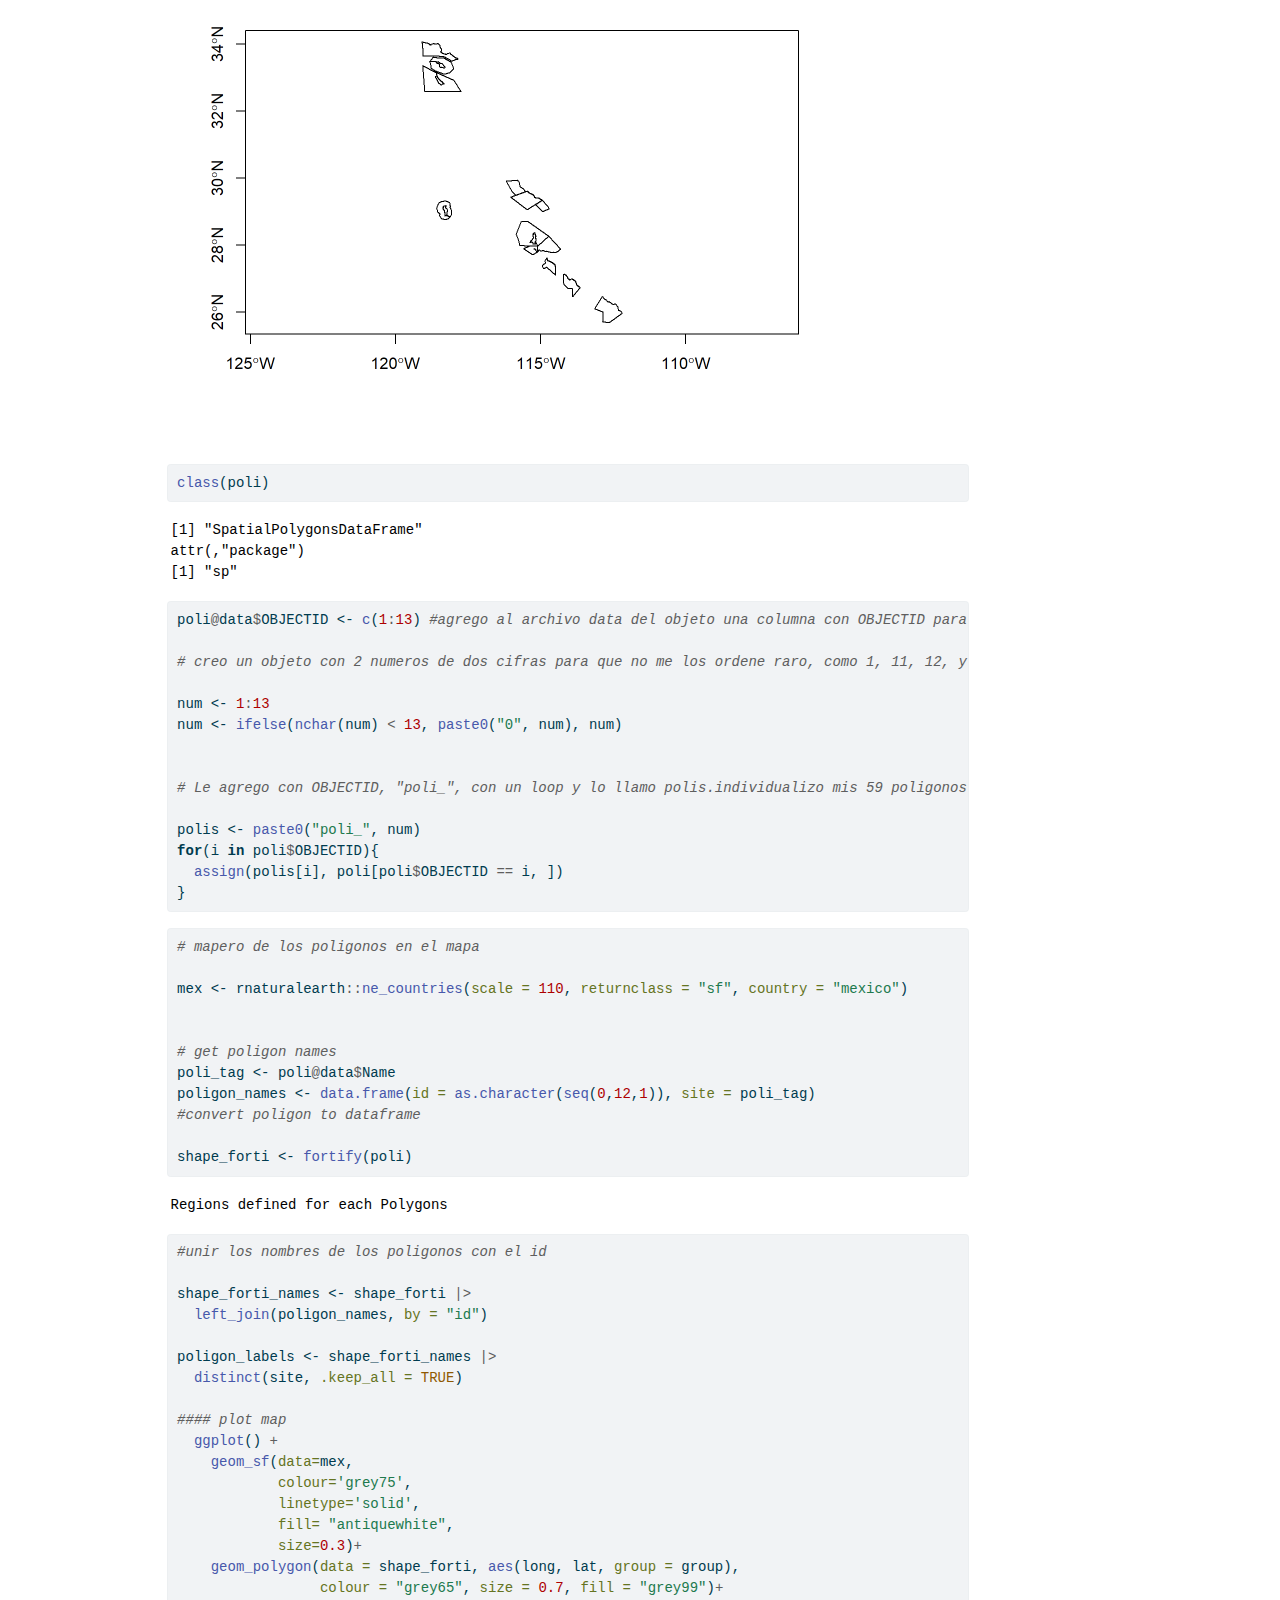
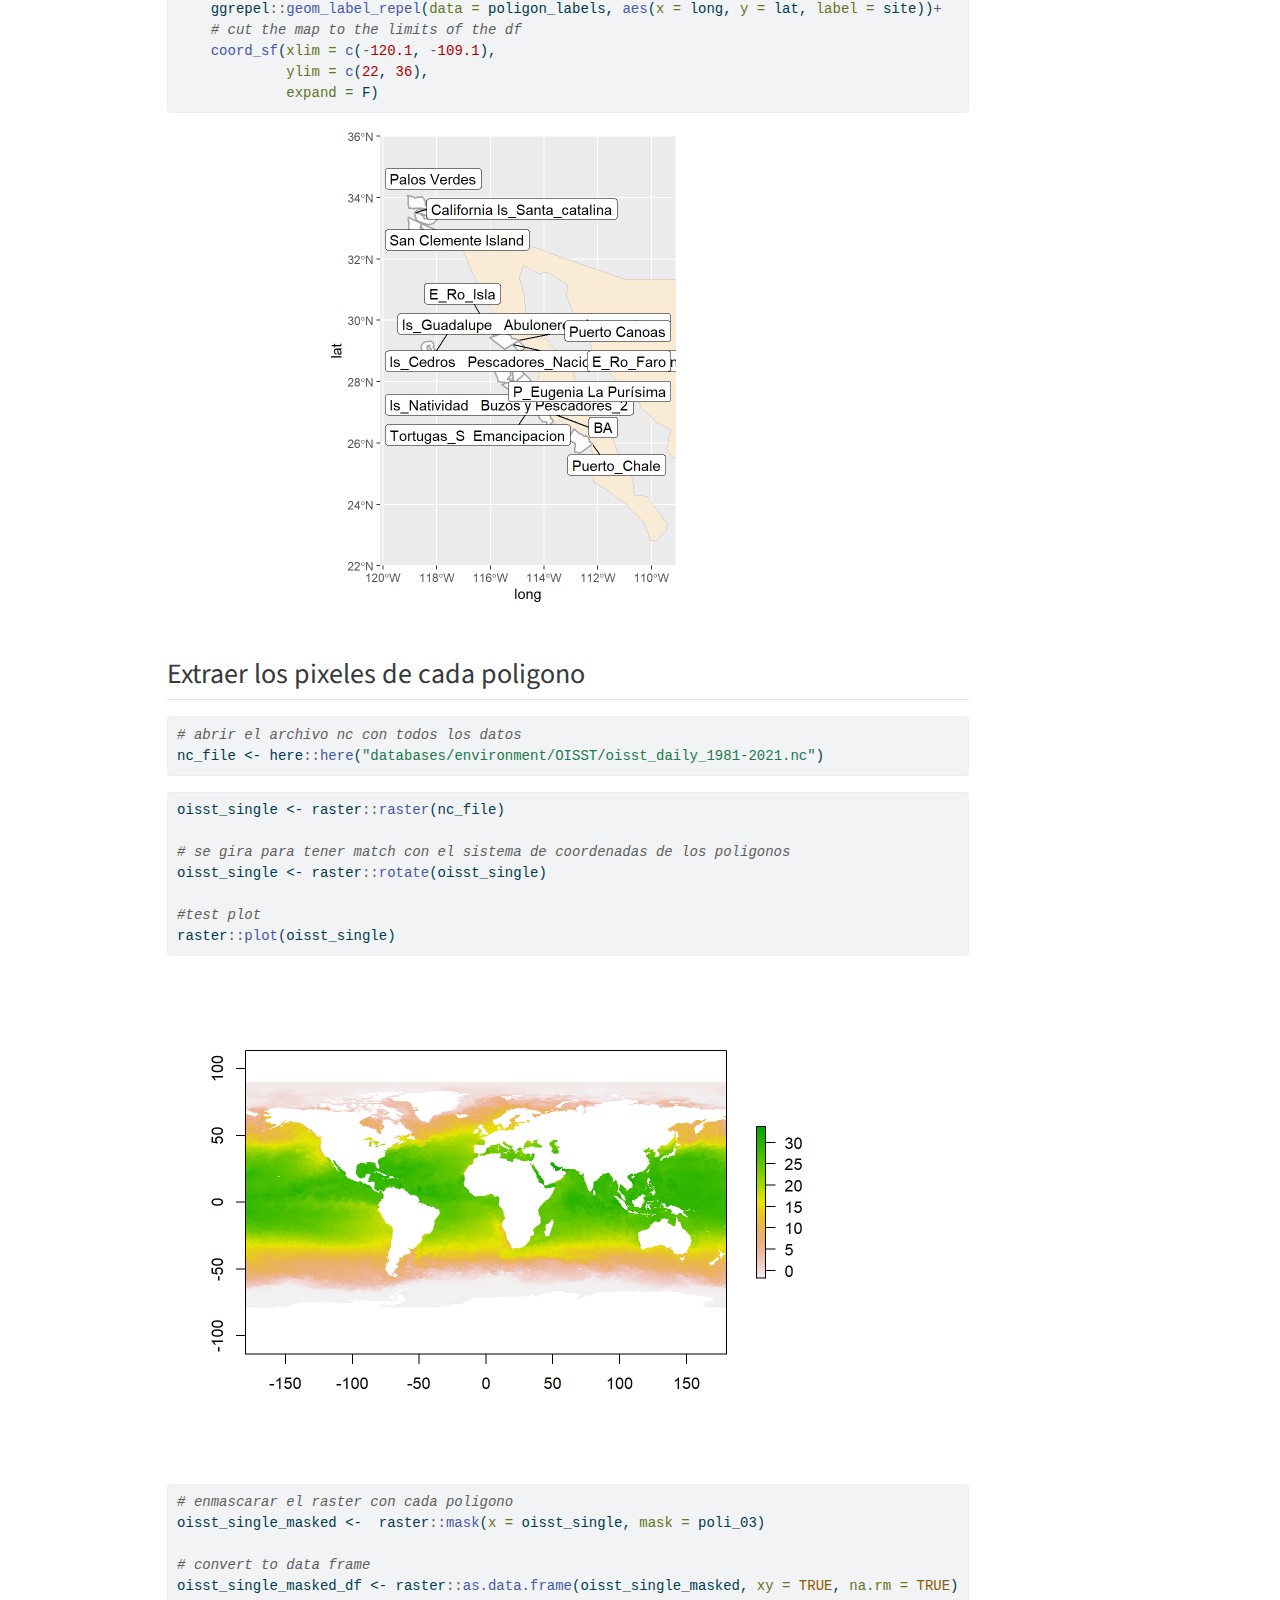
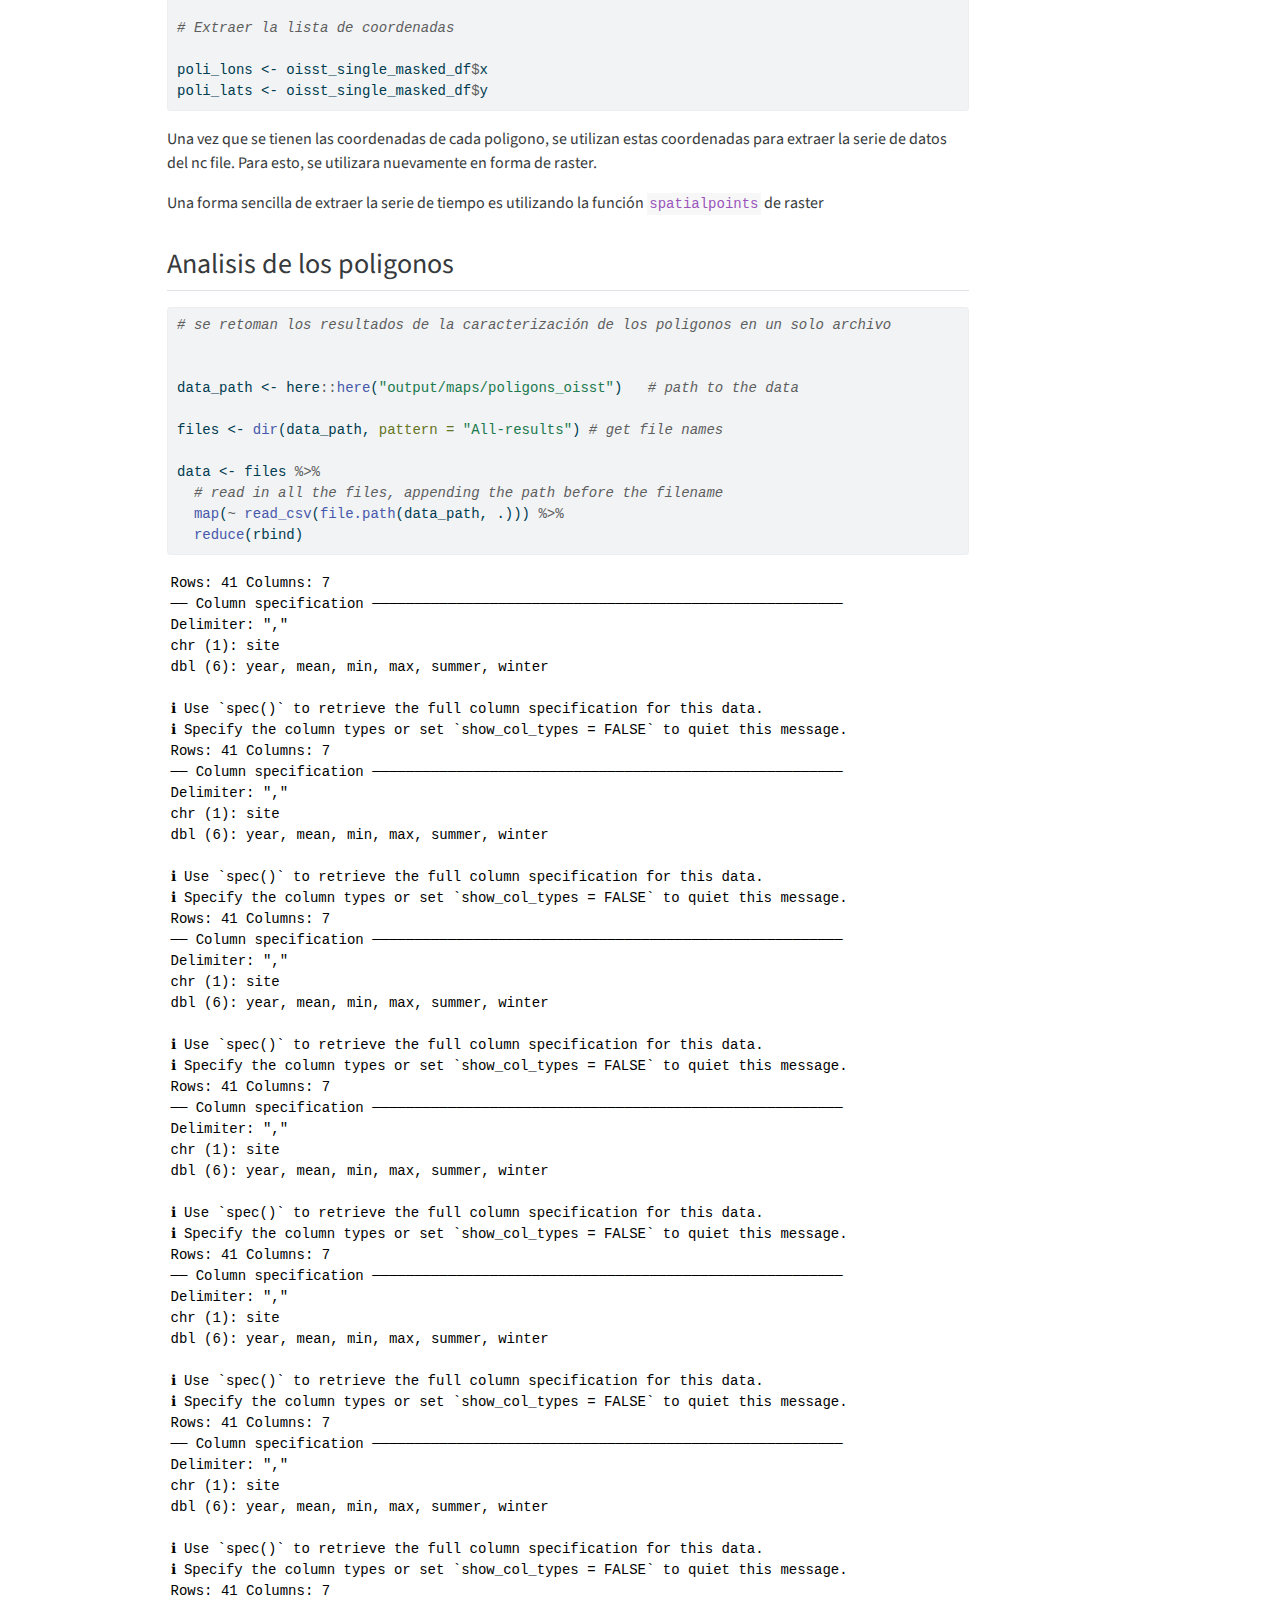
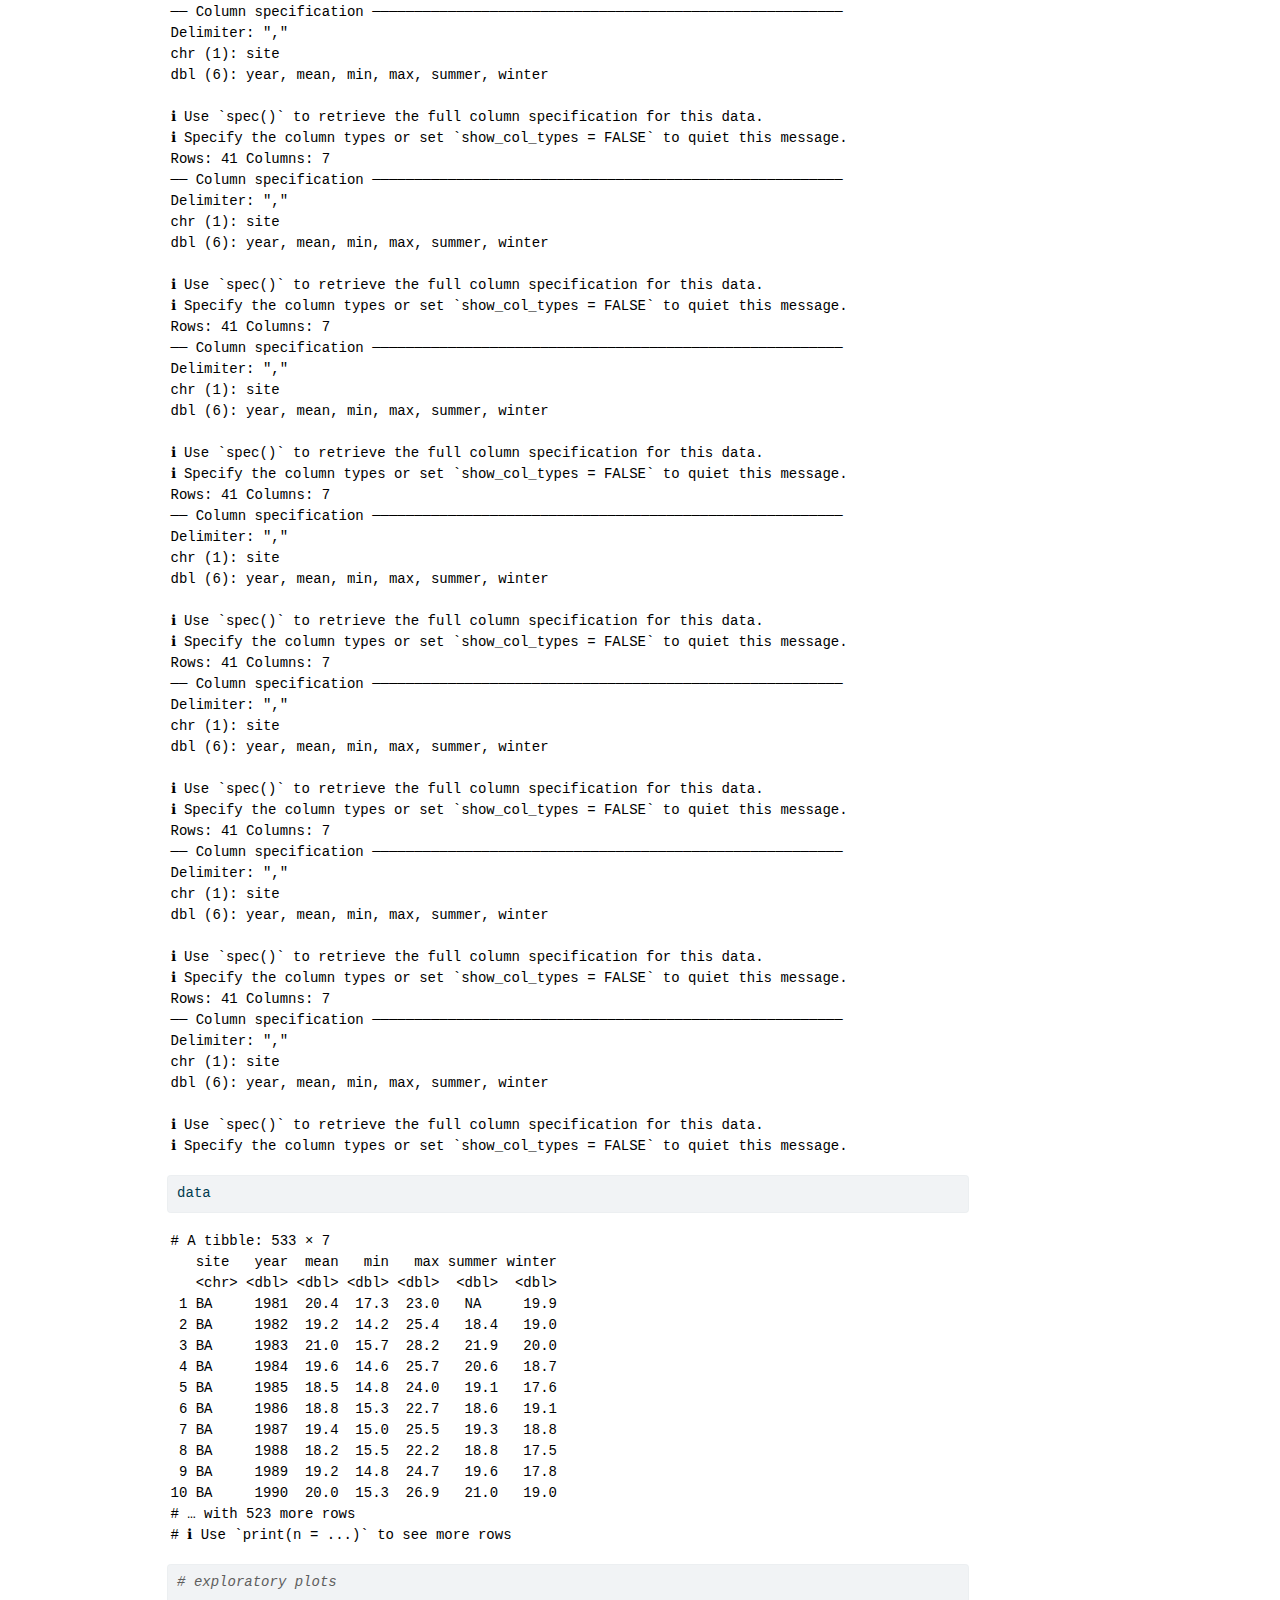
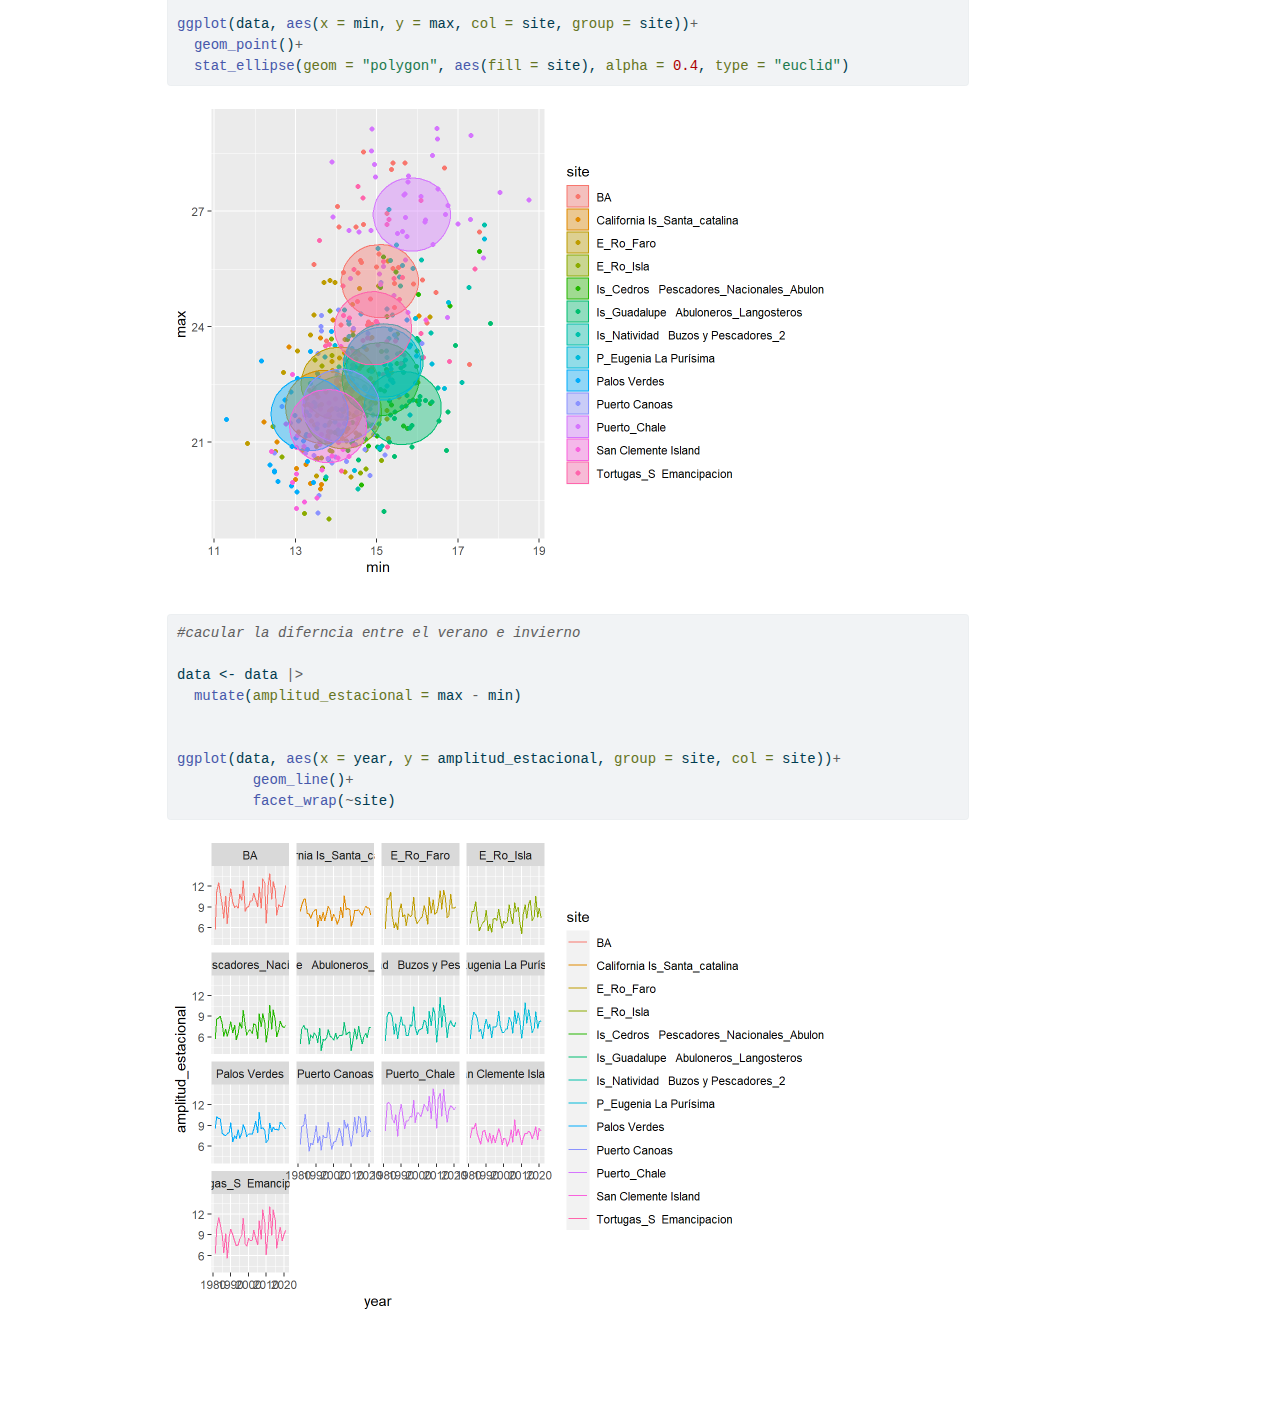
<file: docs/4.CaracterizacionAmbientalPoligonos.html>
<!DOCTYPE html>
<html xmlns="http://www.w3.org/1999/xhtml" lang="en" xml:lang="en"><head>

<meta charset="utf-8">
<meta name="generator" content="quarto-1.0.37">

<meta name="viewport" content="width=device-width, initial-scale=1.0, user-scalable=yes">

<meta name="author" content="Tripp-Valdez">

<title>Seascape2022 - OISST Poligonos BCP</title>
<style>
code{white-space: pre-wrap;}
span.smallcaps{font-variant: small-caps;}
span.underline{text-decoration: underline;}
div.column{display: inline-block; vertical-align: top; width: 50%;}
div.hanging-indent{margin-left: 1.5em; text-indent: -1.5em;}
ul.task-list{list-style: none;}
pre > code.sourceCode { white-space: pre; position: relative; }
pre > code.sourceCode > span { display: inline-block; line-height: 1.25; }
pre > code.sourceCode > span:empty { height: 1.2em; }
.sourceCode { overflow: visible; }
code.sourceCode > span { color: inherit; text-decoration: inherit; }
div.sourceCode { margin: 1em 0; }
pre.sourceCode { margin: 0; }
@media screen {
div.sourceCode { overflow: auto; }
}
@media print {
pre > code.sourceCode { white-space: pre-wrap; }
pre > code.sourceCode > span { text-indent: -5em; padding-left: 5em; }
}
pre.numberSource code
  { counter-reset: source-line 0; }
pre.numberSource code > span
  { position: relative; left: -4em; counter-increment: source-line; }
pre.numberSource code > span > a:first-child::before
  { content: counter(source-line);
    position: relative; left: -1em; text-align: right; vertical-align: baseline;
    border: none; display: inline-block;
    -webkit-touch-callout: none; -webkit-user-select: none;
    -khtml-user-select: none; -moz-user-select: none;
    -ms-user-select: none; user-select: none;
    padding: 0 4px; width: 4em;
    color: #aaaaaa;
  }
pre.numberSource { margin-left: 3em; border-left: 1px solid #aaaaaa;  padding-left: 4px; }
div.sourceCode
  {   }
@media screen {
pre > code.sourceCode > span > a:first-child::before { text-decoration: underline; }
}
code span.al { color: #ff0000; font-weight: bold; } /* Alert */
code span.an { color: #60a0b0; font-weight: bold; font-style: italic; } /* Annotation */
code span.at { color: #7d9029; } /* Attribute */
code span.bn { color: #40a070; } /* BaseN */
code span.bu { } /* BuiltIn */
code span.cf { color: #007020; font-weight: bold; } /* ControlFlow */
code span.ch { color: #4070a0; } /* Char */
code span.cn { color: #880000; } /* Constant */
code span.co { color: #60a0b0; font-style: italic; } /* Comment */
code span.cv { color: #60a0b0; font-weight: bold; font-style: italic; } /* CommentVar */
code span.do { color: #ba2121; font-style: italic; } /* Documentation */
code span.dt { color: #902000; } /* DataType */
code span.dv { color: #40a070; } /* DecVal */
code span.er { color: #ff0000; font-weight: bold; } /* Error */
code span.ex { } /* Extension */
code span.fl { color: #40a070; } /* Float */
code span.fu { color: #06287e; } /* Function */
code span.im { } /* Import */
code span.in { color: #60a0b0; font-weight: bold; font-style: italic; } /* Information */
code span.kw { color: #007020; font-weight: bold; } /* Keyword */
code span.op { color: #666666; } /* Operator */
code span.ot { color: #007020; } /* Other */
code span.pp { color: #bc7a00; } /* Preprocessor */
code span.sc { color: #4070a0; } /* SpecialChar */
code span.ss { color: #bb6688; } /* SpecialString */
code span.st { color: #4070a0; } /* String */
code span.va { color: #19177c; } /* Variable */
code span.vs { color: #4070a0; } /* VerbatimString */
code span.wa { color: #60a0b0; font-weight: bold; font-style: italic; } /* Warning */
</style>


<script src="site_libs/quarto-nav/quarto-nav.js"></script>
<script src="site_libs/quarto-nav/headroom.min.js"></script>
<script src="site_libs/clipboard/clipboard.min.js"></script>
<script src="site_libs/quarto-search/autocomplete.umd.js"></script>
<script src="site_libs/quarto-search/fuse.min.js"></script>
<script src="site_libs/quarto-search/quarto-search.js"></script>
<meta name="quarto:offset" content="./">
<script src="site_libs/quarto-html/quarto.js"></script>
<script src="site_libs/quarto-html/popper.min.js"></script>
<script src="site_libs/quarto-html/tippy.umd.min.js"></script>
<script src="site_libs/quarto-html/anchor.min.js"></script>
<link href="site_libs/quarto-html/tippy.css" rel="stylesheet">
<link href="site_libs/quarto-html/quarto-syntax-highlighting.css" rel="stylesheet" id="quarto-text-highlighting-styles">
<script src="site_libs/bootstrap/bootstrap.min.js"></script>
<link href="site_libs/bootstrap/bootstrap-icons.css" rel="stylesheet">
<link href="site_libs/bootstrap/bootstrap.min.css" rel="stylesheet" id="quarto-bootstrap" data-mode="light">
<script id="quarto-search-options" type="application/json">{
  "location": "navbar",
  "copy-button": false,
  "collapse-after": 3,
  "panel-placement": "end",
  "type": "overlay",
  "limit": 20,
  "language": {
    "search-no-results-text": "No results",
    "search-matching-documents-text": "matching documents",
    "search-copy-link-title": "Copy link to search",
    "search-hide-matches-text": "Hide additional matches",
    "search-more-match-text": "more match in this document",
    "search-more-matches-text": "more matches in this document",
    "search-clear-button-title": "Clear",
    "search-detached-cancel-button-title": "Cancel",
    "search-submit-button-title": "Submit"
  }
}</script>


<link rel="stylesheet" href="styles.css">
</head>

<body class="nav-fixed">

<div id="quarto-search-results"></div>
  <header id="quarto-header" class="headroom fixed-top">
    <nav class="navbar navbar-expand-lg navbar-dark ">
      <div class="navbar-container container-fluid">
      <a class="navbar-brand" href="./index.html">
    <span class="navbar-title">Seascape2022</span>
  </a>
          <button class="navbar-toggler" type="button" data-bs-toggle="collapse" data-bs-target="#navbarCollapse" aria-controls="navbarCollapse" aria-expanded="false" aria-label="Toggle navigation" onclick="if (window.quartoToggleHeadroom) { window.quartoToggleHeadroom(); }">
  <span class="navbar-toggler-icon"></span>
</button>
          <div class="collapse navbar-collapse" id="navbarCollapse">
            <ul class="navbar-nav navbar-nav-scroll me-auto">
  <li class="nav-item">
    <a class="nav-link" href="./index.html">Home</a>
  </li>  
  <li class="nav-item">
    <a class="nav-link" href="./about.html">About</a>
  </li>  
</ul>
              <div id="quarto-search" class="" title="Search"></div>
          </div> <!-- /navcollapse -->
      </div> <!-- /container-fluid -->
    </nav>
</header>
<!-- content -->
<div id="quarto-content" class="quarto-container page-columns page-rows-contents page-layout-article page-navbar">
<!-- sidebar -->
<!-- margin-sidebar -->
    <div id="quarto-margin-sidebar" class="sidebar margin-sidebar">
        <nav id="TOC" role="doc-toc">
    <h2 id="toc-title">On this page</h2>
   
  <ul>
  <li><a href="#descripción" id="toc-descripción" class="nav-link active" data-scroll-target="#descripción">Descripción</a></li>
  <li><a href="#procedimiento" id="toc-procedimiento" class="nav-link" data-scroll-target="#procedimiento">Procedimiento</a>
  <ul class="collapse">
  <li><a href="#descripción-de-los-poligonos" id="toc-descripción-de-los-poligonos" class="nav-link" data-scroll-target="#descripción-de-los-poligonos">Descripción de los poligonos</a></li>
  <li><a href="#extraer-los-pixeles-de-cada-poligono" id="toc-extraer-los-pixeles-de-cada-poligono" class="nav-link" data-scroll-target="#extraer-los-pixeles-de-cada-poligono">Extraer los pixeles de cada poligono</a></li>
  <li><a href="#analisis-de-los-poligonos" id="toc-analisis-de-los-poligonos" class="nav-link" data-scroll-target="#analisis-de-los-poligonos">Analisis de los poligonos</a></li>
  </ul></li>
  </ul>
</nav>
    </div>
<!-- main -->
<main class="content" id="quarto-document-content">

<header id="title-block-header" class="quarto-title-block default">
<div class="quarto-title">
<h1 class="title">OISST Poligonos BCP</h1>
</div>



<div class="quarto-title-meta">

    <div>
    <div class="quarto-title-meta-heading">Author</div>
    <div class="quarto-title-meta-contents">
             <p>Tripp-Valdez </p>
          </div>
  </div>
    
    
  </div>
  

</header>

<section id="descripción" class="level1">
<h1>Descripción</h1>
<p>A partir de los poligonos utilizados en el estudio de Mares, se hara la caracterización ambiental de cada poligono utilizando la serie de datos de OISST con el objetivo de identificar las diferencias en los regimenes anuales y estacionales</p>
</section>
<section id="procedimiento" class="level1">
<h1>Procedimiento</h1>
<div class="cell">
<div class="sourceCode cell-code" id="cb1"><pre class="sourceCode r code-with-copy"><code class="sourceCode r"><span id="cb1-1"><a href="#cb1-1" aria-hidden="true" tabindex="-1"></a><span class="fu">library</span>(raster)</span></code><button title="Copy to Clipboard" class="code-copy-button"><i class="bi"></i></button></pre></div>
<div class="cell-output cell-output-stderr">
<pre><code>Loading required package: sp</code></pre>
</div>
<div class="sourceCode cell-code" id="cb3"><pre class="sourceCode r code-with-copy"><code class="sourceCode r"><span id="cb3-1"><a href="#cb3-1" aria-hidden="true" tabindex="-1"></a><span class="fu">library</span>(ncdf4)</span>
<span id="cb3-2"><a href="#cb3-2" aria-hidden="true" tabindex="-1"></a><span class="fu">library</span>(maptools)</span></code><button title="Copy to Clipboard" class="code-copy-button"><i class="bi"></i></button></pre></div>
<div class="cell-output cell-output-stderr">
<pre><code>Checking rgeos availability: FALSE
Please note that 'maptools' will be retired by the end of 2023,
plan transition at your earliest convenience;
some functionality will be moved to 'sp'.
    Note: when rgeos is not available, polygon geometry     computations in maptools depend on gpclib,
    which has a restricted licence. It is disabled by default;
    to enable gpclib, type gpclibPermit()</code></pre>
</div>
<div class="sourceCode cell-code" id="cb5"><pre class="sourceCode r code-with-copy"><code class="sourceCode r"><span id="cb5-1"><a href="#cb5-1" aria-hidden="true" tabindex="-1"></a><span class="fu">library</span>(rgdal)</span></code><button title="Copy to Clipboard" class="code-copy-button"><i class="bi"></i></button></pre></div>
<div class="cell-output cell-output-stderr">
<pre><code>Please note that rgdal will be retired by the end of 2023,
plan transition to sf/stars/terra functions using GDAL and PROJ
at your earliest convenience.

rgdal: version: 1.5-32, (SVN revision 1176)
Geospatial Data Abstraction Library extensions to R successfully loaded
Loaded GDAL runtime: GDAL 3.4.3, released 2022/04/22
Path to GDAL shared files: C:/Users/migue/AppData/Local/R/win-library/4.2/rgdal/gdal
GDAL binary built with GEOS: TRUE 
Loaded PROJ runtime: Rel. 7.2.1, January 1st, 2021, [PJ_VERSION: 721]
Path to PROJ shared files: C:/Users/migue/AppData/Local/R/win-library/4.2/rgdal/proj
PROJ CDN enabled: FALSE
Linking to sp version:1.5-0
To mute warnings of possible GDAL/OSR exportToProj4() degradation,
use options("rgdal_show_exportToProj4_warnings"="none") before loading sp or rgdal.</code></pre>
</div>
<div class="sourceCode cell-code" id="cb7"><pre class="sourceCode r code-with-copy"><code class="sourceCode r"><span id="cb7-1"><a href="#cb7-1" aria-hidden="true" tabindex="-1"></a><span class="fu">library</span>(here)</span></code><button title="Copy to Clipboard" class="code-copy-button"><i class="bi"></i></button></pre></div>
<div class="cell-output cell-output-stderr">
<pre><code>here() starts at C:/Users/migue/OneDrive/Documentos/Post_Doc_CICESE/proyectos/2022_Paradigmas_CONACYT/Seascape2022</code></pre>
</div>
<div class="sourceCode cell-code" id="cb9"><pre class="sourceCode r code-with-copy"><code class="sourceCode r"><span id="cb9-1"><a href="#cb9-1" aria-hidden="true" tabindex="-1"></a><span class="fu">library</span>(tidyverse)</span></code><button title="Copy to Clipboard" class="code-copy-button"><i class="bi"></i></button></pre></div>
<div class="cell-output cell-output-stderr">
<pre><code>── Attaching packages
───────────────────────────────────────
tidyverse 1.3.2 ──</code></pre>
</div>
<div class="cell-output cell-output-stderr">
<pre><code>✔ ggplot2 3.3.6     ✔ purrr   0.3.4
✔ tibble  3.1.8     ✔ dplyr   1.0.9
✔ tidyr   1.2.0     ✔ stringr 1.4.0
✔ readr   2.1.2     ✔ forcats 0.5.1
── Conflicts ────────────────────────────────────────── tidyverse_conflicts() ──
✖ tidyr::extract() masks raster::extract()
✖ dplyr::filter()  masks stats::filter()
✖ dplyr::lag()     masks stats::lag()
✖ dplyr::select()  masks raster::select()</code></pre>
</div>
<div class="sourceCode cell-code" id="cb12"><pre class="sourceCode r code-with-copy"><code class="sourceCode r"><span id="cb12-1"><a href="#cb12-1" aria-hidden="true" tabindex="-1"></a><span class="fu">library</span>(hydroTSM)</span></code><button title="Copy to Clipboard" class="code-copy-button"><i class="bi"></i></button></pre></div>
<div class="cell-output cell-output-stderr">
<pre><code>Loading required package: zoo

Attaching package: 'zoo'

The following objects are masked from 'package:base':

    as.Date, as.Date.numeric

Loading required package: xts

Attaching package: 'xts'

The following objects are masked from 'package:dplyr':

    first, last


Attaching package: 'hydroTSM'

The following object is masked from 'package:tidyr':

    extract

The following object is masked from 'package:raster':

    extract</code></pre>
</div>
</div>
<section id="descripción-de-los-poligonos" class="level2">
<h2 class="anchored" data-anchor-id="descripción-de-los-poligonos">Descripción de los poligonos</h2>
<div class="cell">
<div class="sourceCode cell-code" id="cb14"><pre class="sourceCode r code-with-copy"><code class="sourceCode r"><span id="cb14-1"><a href="#cb14-1" aria-hidden="true" tabindex="-1"></a><span class="co"># Preparacion de los poligonos</span></span>
<span id="cb14-2"><a href="#cb14-2" aria-hidden="true" tabindex="-1"></a><span class="co"># 2. Abrir el archivo shapefile -------------------------------------------</span></span>
<span id="cb14-3"><a href="#cb14-3" aria-hidden="true" tabindex="-1"></a></span>
<span id="cb14-4"><a href="#cb14-4" aria-hidden="true" tabindex="-1"></a>poli_path <span class="ot">&lt;-</span> <span class="fu">here</span>(<span class="st">"databases/environment/shapes/Poligonos/PoligonosArticulo.shp"</span>)</span>
<span id="cb14-5"><a href="#cb14-5" aria-hidden="true" tabindex="-1"></a></span>
<span id="cb14-6"><a href="#cb14-6" aria-hidden="true" tabindex="-1"></a><span class="fu">ogrInfo</span>(poli_path)</span></code><button title="Copy to Clipboard" class="code-copy-button"><i class="bi"></i></button></pre></div>
<div class="cell-output cell-output-stdout">
<pre><code>Source: "C:\Users\migue\OneDrive\Documentos\Post_Doc_CICESE\proyectos\2022_Paradigmas_CONACYT\Seascape2022\databases\environment\shapes\Poligonos\PoligonosArticulo.shp", layer: "PoligonosArticulo"
Driver: ESRI Shapefile; number of rows: 13 
Feature type: wkbPolygon with 3 dimensions
Extent: (-119.0845 25.68285) - (-112.1968 34.07595)
CRS: +proj=longlat +datum=WGS84 +no_defs 
LDID: 0 
Number of fields: 11 
         name type length  typeName
1        Name    4    254    String
2  descriptio    4    254    String
3   timestamp    4     24    String
4       begin    4     24    String
5         end    4     24    String
6  altitudeMo    4    254    String
7  tessellate   12     10 Integer64
8     extrude   12     10 Integer64
9  visibility   12     10 Integer64
10  drawOrder   12     10 Integer64
11       icon    4    254    String</code></pre>
</div>
<div class="sourceCode cell-code" id="cb16"><pre class="sourceCode r code-with-copy"><code class="sourceCode r"><span id="cb16-1"><a href="#cb16-1" aria-hidden="true" tabindex="-1"></a>poli <span class="ot">&lt;-</span> <span class="fu">readOGR</span>(poli_path)</span></code><button title="Copy to Clipboard" class="code-copy-button"><i class="bi"></i></button></pre></div>
<div class="cell-output cell-output-stdout">
<pre><code>OGR data source with driver: ESRI Shapefile 
Source: "C:\Users\migue\OneDrive\Documentos\Post_Doc_CICESE\proyectos\2022_Paradigmas_CONACYT\Seascape2022\databases\environment\shapes\Poligonos\PoligonosArticulo.shp", layer: "PoligonosArticulo"
with 13 features
It has 11 fields
Integer64 fields read as strings:  tessellate extrude visibility drawOrder </code></pre>
</div>
<div class="cell-output cell-output-stderr">
<pre><code>Warning in readOGR(poli_path): Z-dimension discarded</code></pre>
</div>
<div class="sourceCode cell-code" id="cb19"><pre class="sourceCode r code-with-copy"><code class="sourceCode r"><span id="cb19-1"><a href="#cb19-1" aria-hidden="true" tabindex="-1"></a><span class="fu">plot</span>(poli, <span class="at">axes =</span> T)</span></code><button title="Copy to Clipboard" class="code-copy-button"><i class="bi"></i></button></pre></div>
<div class="cell-output-display">
<p><img src="4.CaracterizacionAmbientalPoligonos_files/figure-html/unnamed-chunk-2-1.png" class="img-fluid" width="672"></p>
</div>
<div class="sourceCode cell-code" id="cb20"><pre class="sourceCode r code-with-copy"><code class="sourceCode r"><span id="cb20-1"><a href="#cb20-1" aria-hidden="true" tabindex="-1"></a><span class="fu">class</span>(poli)</span></code><button title="Copy to Clipboard" class="code-copy-button"><i class="bi"></i></button></pre></div>
<div class="cell-output cell-output-stdout">
<pre><code>[1] "SpatialPolygonsDataFrame"
attr(,"package")
[1] "sp"</code></pre>
</div>
<div class="sourceCode cell-code" id="cb22"><pre class="sourceCode r code-with-copy"><code class="sourceCode r"><span id="cb22-1"><a href="#cb22-1" aria-hidden="true" tabindex="-1"></a>poli<span class="sc">@</span>data<span class="sc">$</span>OBJECTID <span class="ot">&lt;-</span> <span class="fu">c</span>(<span class="dv">1</span><span class="sc">:</span><span class="dv">13</span>) <span class="co">#agrego al archivo data del objeto una columna con OBJECTID para seguir</span></span>
<span id="cb22-2"><a href="#cb22-2" aria-hidden="true" tabindex="-1"></a></span>
<span id="cb22-3"><a href="#cb22-3" aria-hidden="true" tabindex="-1"></a><span class="co"># creo un objeto con 2 numeros de dos cifras para que no me los ordene raro, como 1, 11, 12, y eso.. con esto queda, 01,02,03.. etc. </span></span>
<span id="cb22-4"><a href="#cb22-4" aria-hidden="true" tabindex="-1"></a></span>
<span id="cb22-5"><a href="#cb22-5" aria-hidden="true" tabindex="-1"></a>num <span class="ot">&lt;-</span> <span class="dv">1</span><span class="sc">:</span><span class="dv">13</span></span>
<span id="cb22-6"><a href="#cb22-6" aria-hidden="true" tabindex="-1"></a>num <span class="ot">&lt;-</span> <span class="fu">ifelse</span>(<span class="fu">nchar</span>(num) <span class="sc">&lt;</span> <span class="dv">13</span>, <span class="fu">paste0</span>(<span class="st">"0"</span>, num), num) </span>
<span id="cb22-7"><a href="#cb22-7" aria-hidden="true" tabindex="-1"></a></span>
<span id="cb22-8"><a href="#cb22-8" aria-hidden="true" tabindex="-1"></a></span>
<span id="cb22-9"><a href="#cb22-9" aria-hidden="true" tabindex="-1"></a><span class="co"># Le agrego con OBJECTID, "poli_", con un loop y lo llamo polis.individualizo mis 59 poligonos.</span></span>
<span id="cb22-10"><a href="#cb22-10" aria-hidden="true" tabindex="-1"></a></span>
<span id="cb22-11"><a href="#cb22-11" aria-hidden="true" tabindex="-1"></a>polis <span class="ot">&lt;-</span> <span class="fu">paste0</span>(<span class="st">"poli_"</span>, num)</span>
<span id="cb22-12"><a href="#cb22-12" aria-hidden="true" tabindex="-1"></a><span class="cf">for</span>(i <span class="cf">in</span> poli<span class="sc">$</span>OBJECTID){</span>
<span id="cb22-13"><a href="#cb22-13" aria-hidden="true" tabindex="-1"></a>  <span class="fu">assign</span>(polis[i], poli[poli<span class="sc">$</span>OBJECTID <span class="sc">==</span> i, ])</span>
<span id="cb22-14"><a href="#cb22-14" aria-hidden="true" tabindex="-1"></a>}</span></code><button title="Copy to Clipboard" class="code-copy-button"><i class="bi"></i></button></pre></div>
</div>
<div class="cell">
<div class="sourceCode cell-code" id="cb23"><pre class="sourceCode r code-with-copy"><code class="sourceCode r"><span id="cb23-1"><a href="#cb23-1" aria-hidden="true" tabindex="-1"></a><span class="co"># mapero de los poligonos en el mapa</span></span>
<span id="cb23-2"><a href="#cb23-2" aria-hidden="true" tabindex="-1"></a></span>
<span id="cb23-3"><a href="#cb23-3" aria-hidden="true" tabindex="-1"></a>mex <span class="ot">&lt;-</span> rnaturalearth<span class="sc">::</span><span class="fu">ne_countries</span>(<span class="at">scale =</span> <span class="dv">110</span>, <span class="at">returnclass =</span> <span class="st">"sf"</span>, <span class="at">country =</span> <span class="st">"mexico"</span>)</span>
<span id="cb23-4"><a href="#cb23-4" aria-hidden="true" tabindex="-1"></a></span>
<span id="cb23-5"><a href="#cb23-5" aria-hidden="true" tabindex="-1"></a></span>
<span id="cb23-6"><a href="#cb23-6" aria-hidden="true" tabindex="-1"></a><span class="co"># get poligon names</span></span>
<span id="cb23-7"><a href="#cb23-7" aria-hidden="true" tabindex="-1"></a>poli_tag <span class="ot">&lt;-</span> poli<span class="sc">@</span>data<span class="sc">$</span>Name</span>
<span id="cb23-8"><a href="#cb23-8" aria-hidden="true" tabindex="-1"></a>poligon_names <span class="ot">&lt;-</span> <span class="fu">data.frame</span>(<span class="at">id =</span> <span class="fu">as.character</span>(<span class="fu">seq</span>(<span class="dv">0</span>,<span class="dv">12</span>,<span class="dv">1</span>)), <span class="at">site =</span> poli_tag)</span>
<span id="cb23-9"><a href="#cb23-9" aria-hidden="true" tabindex="-1"></a><span class="co">#convert poligon to dataframe</span></span>
<span id="cb23-10"><a href="#cb23-10" aria-hidden="true" tabindex="-1"></a></span>
<span id="cb23-11"><a href="#cb23-11" aria-hidden="true" tabindex="-1"></a>shape_forti <span class="ot">&lt;-</span> <span class="fu">fortify</span>(poli)</span></code><button title="Copy to Clipboard" class="code-copy-button"><i class="bi"></i></button></pre></div>
<div class="cell-output cell-output-stderr">
<pre><code>Regions defined for each Polygons</code></pre>
</div>
<div class="sourceCode cell-code" id="cb25"><pre class="sourceCode r code-with-copy"><code class="sourceCode r"><span id="cb25-1"><a href="#cb25-1" aria-hidden="true" tabindex="-1"></a><span class="co">#unir los nombres de los poligonos con el id</span></span>
<span id="cb25-2"><a href="#cb25-2" aria-hidden="true" tabindex="-1"></a></span>
<span id="cb25-3"><a href="#cb25-3" aria-hidden="true" tabindex="-1"></a>shape_forti_names <span class="ot">&lt;-</span> shape_forti <span class="sc">|&gt;</span> </span>
<span id="cb25-4"><a href="#cb25-4" aria-hidden="true" tabindex="-1"></a>  <span class="fu">left_join</span>(poligon_names, <span class="at">by =</span> <span class="st">"id"</span>)</span>
<span id="cb25-5"><a href="#cb25-5" aria-hidden="true" tabindex="-1"></a></span>
<span id="cb25-6"><a href="#cb25-6" aria-hidden="true" tabindex="-1"></a>poligon_labels <span class="ot">&lt;-</span> shape_forti_names <span class="sc">|&gt;</span> </span>
<span id="cb25-7"><a href="#cb25-7" aria-hidden="true" tabindex="-1"></a>  <span class="fu">distinct</span>(site, <span class="at">.keep_all =</span> <span class="cn">TRUE</span>)</span>
<span id="cb25-8"><a href="#cb25-8" aria-hidden="true" tabindex="-1"></a></span>
<span id="cb25-9"><a href="#cb25-9" aria-hidden="true" tabindex="-1"></a><span class="do">#### plot map</span></span>
<span id="cb25-10"><a href="#cb25-10" aria-hidden="true" tabindex="-1"></a>  <span class="fu">ggplot</span>() <span class="sc">+</span></span>
<span id="cb25-11"><a href="#cb25-11" aria-hidden="true" tabindex="-1"></a>    <span class="fu">geom_sf</span>(<span class="at">data=</span>mex,</span>
<span id="cb25-12"><a href="#cb25-12" aria-hidden="true" tabindex="-1"></a>            <span class="at">colour=</span><span class="st">'grey75'</span>,</span>
<span id="cb25-13"><a href="#cb25-13" aria-hidden="true" tabindex="-1"></a>            <span class="at">linetype=</span><span class="st">'solid'</span>,</span>
<span id="cb25-14"><a href="#cb25-14" aria-hidden="true" tabindex="-1"></a>            <span class="at">fill=</span> <span class="st">"antiquewhite"</span>,</span>
<span id="cb25-15"><a href="#cb25-15" aria-hidden="true" tabindex="-1"></a>            <span class="at">size=</span><span class="fl">0.3</span>)<span class="sc">+</span></span>
<span id="cb25-16"><a href="#cb25-16" aria-hidden="true" tabindex="-1"></a>    <span class="fu">geom_polygon</span>(<span class="at">data =</span> shape_forti, <span class="fu">aes</span>(long, lat, <span class="at">group =</span> group), </span>
<span id="cb25-17"><a href="#cb25-17" aria-hidden="true" tabindex="-1"></a>                 <span class="at">colour =</span> <span class="st">"grey65"</span>, <span class="at">size =</span> <span class="fl">0.7</span>, <span class="at">fill =</span> <span class="st">"grey99"</span>)<span class="sc">+</span></span>
<span id="cb25-18"><a href="#cb25-18" aria-hidden="true" tabindex="-1"></a>    ggrepel<span class="sc">::</span><span class="fu">geom_label_repel</span>(<span class="at">data =</span> poligon_labels, <span class="fu">aes</span>(<span class="at">x =</span> long, <span class="at">y =</span> lat, <span class="at">label =</span> site))<span class="sc">+</span></span>
<span id="cb25-19"><a href="#cb25-19" aria-hidden="true" tabindex="-1"></a>    <span class="co"># cut the map to the limits of the df</span></span>
<span id="cb25-20"><a href="#cb25-20" aria-hidden="true" tabindex="-1"></a>    <span class="fu">coord_sf</span>(<span class="at">xlim =</span> <span class="fu">c</span>(<span class="sc">-</span><span class="fl">120.1</span>, <span class="sc">-</span><span class="fl">109.1</span>), </span>
<span id="cb25-21"><a href="#cb25-21" aria-hidden="true" tabindex="-1"></a>             <span class="at">ylim =</span> <span class="fu">c</span>(<span class="dv">22</span>, <span class="dv">36</span>), </span>
<span id="cb25-22"><a href="#cb25-22" aria-hidden="true" tabindex="-1"></a>             <span class="at">expand =</span> F)</span></code><button title="Copy to Clipboard" class="code-copy-button"><i class="bi"></i></button></pre></div>
<div class="cell-output-display">
<p><img src="4.CaracterizacionAmbientalPoligonos_files/figure-html/unnamed-chunk-3-1.png" class="img-fluid" width="672"></p>
</div>
</div>
</section>
<section id="extraer-los-pixeles-de-cada-poligono" class="level2">
<h2 class="anchored" data-anchor-id="extraer-los-pixeles-de-cada-poligono">Extraer los pixeles de cada poligono</h2>
<div class="cell">
<div class="sourceCode cell-code" id="cb26"><pre class="sourceCode r code-with-copy"><code class="sourceCode r"><span id="cb26-1"><a href="#cb26-1" aria-hidden="true" tabindex="-1"></a><span class="co"># abrir el archivo nc con todos los datos</span></span>
<span id="cb26-2"><a href="#cb26-2" aria-hidden="true" tabindex="-1"></a>nc_file <span class="ot">&lt;-</span> here<span class="sc">::</span><span class="fu">here</span>(<span class="st">"databases/environment/OISST/oisst_daily_1981-2021.nc"</span>)</span></code><button title="Copy to Clipboard" class="code-copy-button"><i class="bi"></i></button></pre></div>
</div>
<div class="cell">
<div class="sourceCode cell-code" id="cb27"><pre class="sourceCode r code-with-copy"><code class="sourceCode r"><span id="cb27-1"><a href="#cb27-1" aria-hidden="true" tabindex="-1"></a>oisst_single <span class="ot">&lt;-</span> raster<span class="sc">::</span><span class="fu">raster</span>(nc_file)</span>
<span id="cb27-2"><a href="#cb27-2" aria-hidden="true" tabindex="-1"></a></span>
<span id="cb27-3"><a href="#cb27-3" aria-hidden="true" tabindex="-1"></a><span class="co"># se gira para tener match con el sistema de coordenadas de los poligonos</span></span>
<span id="cb27-4"><a href="#cb27-4" aria-hidden="true" tabindex="-1"></a>oisst_single <span class="ot">&lt;-</span> raster<span class="sc">::</span><span class="fu">rotate</span>(oisst_single)</span>
<span id="cb27-5"><a href="#cb27-5" aria-hidden="true" tabindex="-1"></a></span>
<span id="cb27-6"><a href="#cb27-6" aria-hidden="true" tabindex="-1"></a><span class="co">#test plot</span></span>
<span id="cb27-7"><a href="#cb27-7" aria-hidden="true" tabindex="-1"></a>raster<span class="sc">::</span><span class="fu">plot</span>(oisst_single)</span></code><button title="Copy to Clipboard" class="code-copy-button"><i class="bi"></i></button></pre></div>
<div class="cell-output-display">
<p><img src="4.CaracterizacionAmbientalPoligonos_files/figure-html/unnamed-chunk-5-1.png" class="img-fluid" width="672"></p>
</div>
<div class="sourceCode cell-code" id="cb28"><pre class="sourceCode r code-with-copy"><code class="sourceCode r"><span id="cb28-1"><a href="#cb28-1" aria-hidden="true" tabindex="-1"></a><span class="co"># enmascarar el raster con cada poligono</span></span>
<span id="cb28-2"><a href="#cb28-2" aria-hidden="true" tabindex="-1"></a>oisst_single_masked <span class="ot">&lt;-</span>  raster<span class="sc">::</span><span class="fu">mask</span>(<span class="at">x =</span> oisst_single, <span class="at">mask =</span> poli_03)</span>
<span id="cb28-3"><a href="#cb28-3" aria-hidden="true" tabindex="-1"></a></span>
<span id="cb28-4"><a href="#cb28-4" aria-hidden="true" tabindex="-1"></a><span class="co"># convert to data frame</span></span>
<span id="cb28-5"><a href="#cb28-5" aria-hidden="true" tabindex="-1"></a>oisst_single_masked_df <span class="ot">&lt;-</span> raster<span class="sc">::</span><span class="fu">as.data.frame</span>(oisst_single_masked, <span class="at">xy =</span> <span class="cn">TRUE</span>, <span class="at">na.rm =</span> <span class="cn">TRUE</span>)</span>
<span id="cb28-6"><a href="#cb28-6" aria-hidden="true" tabindex="-1"></a></span>
<span id="cb28-7"><a href="#cb28-7" aria-hidden="true" tabindex="-1"></a><span class="co"># Extraer la lista de coordenadas</span></span>
<span id="cb28-8"><a href="#cb28-8" aria-hidden="true" tabindex="-1"></a></span>
<span id="cb28-9"><a href="#cb28-9" aria-hidden="true" tabindex="-1"></a>poli_lons <span class="ot">&lt;-</span> oisst_single_masked_df<span class="sc">$</span>x</span>
<span id="cb28-10"><a href="#cb28-10" aria-hidden="true" tabindex="-1"></a>poli_lats <span class="ot">&lt;-</span> oisst_single_masked_df<span class="sc">$</span>y</span></code><button title="Copy to Clipboard" class="code-copy-button"><i class="bi"></i></button></pre></div>
</div>
<p>Una vez que se tienen las coordenadas de cada poligono, se utilizan estas coordenadas para extraer la serie de datos del nc file. Para esto, se utilizara nuevamente en forma de raster.</p>
<p>Una forma sencilla de extraer la serie de tiempo es utilizando la función <code>spatialpoints</code> de raster</p>
</section>
<section id="analisis-de-los-poligonos" class="level2">
<h2 class="anchored" data-anchor-id="analisis-de-los-poligonos">Analisis de los poligonos</h2>
<div class="cell">
<div class="sourceCode cell-code" id="cb29"><pre class="sourceCode r code-with-copy"><code class="sourceCode r"><span id="cb29-1"><a href="#cb29-1" aria-hidden="true" tabindex="-1"></a><span class="co"># se retoman los resultados de la caracterización de los poligonos en un solo archivo</span></span>
<span id="cb29-2"><a href="#cb29-2" aria-hidden="true" tabindex="-1"></a></span>
<span id="cb29-3"><a href="#cb29-3" aria-hidden="true" tabindex="-1"></a></span>
<span id="cb29-4"><a href="#cb29-4" aria-hidden="true" tabindex="-1"></a>data_path <span class="ot">&lt;-</span> here<span class="sc">::</span><span class="fu">here</span>(<span class="st">"output/maps/poligons_oisst"</span>)   <span class="co"># path to the data</span></span>
<span id="cb29-5"><a href="#cb29-5" aria-hidden="true" tabindex="-1"></a></span>
<span id="cb29-6"><a href="#cb29-6" aria-hidden="true" tabindex="-1"></a>files <span class="ot">&lt;-</span> <span class="fu">dir</span>(data_path, <span class="at">pattern =</span> <span class="st">"All-results"</span>) <span class="co"># get file names</span></span>
<span id="cb29-7"><a href="#cb29-7" aria-hidden="true" tabindex="-1"></a></span>
<span id="cb29-8"><a href="#cb29-8" aria-hidden="true" tabindex="-1"></a>data <span class="ot">&lt;-</span> files <span class="sc">%&gt;%</span></span>
<span id="cb29-9"><a href="#cb29-9" aria-hidden="true" tabindex="-1"></a>  <span class="co"># read in all the files, appending the path before the filename</span></span>
<span id="cb29-10"><a href="#cb29-10" aria-hidden="true" tabindex="-1"></a>  <span class="fu">map</span>(<span class="sc">~</span> <span class="fu">read_csv</span>(<span class="fu">file.path</span>(data_path, .))) <span class="sc">%&gt;%</span> </span>
<span id="cb29-11"><a href="#cb29-11" aria-hidden="true" tabindex="-1"></a>  <span class="fu">reduce</span>(rbind)</span></code><button title="Copy to Clipboard" class="code-copy-button"><i class="bi"></i></button></pre></div>
<div class="cell-output cell-output-stderr">
<pre><code>Rows: 41 Columns: 7
── Column specification ────────────────────────────────────────────────────────
Delimiter: ","
chr (1): site
dbl (6): year, mean, min, max, summer, winter

ℹ Use `spec()` to retrieve the full column specification for this data.
ℹ Specify the column types or set `show_col_types = FALSE` to quiet this message.
Rows: 41 Columns: 7
── Column specification ────────────────────────────────────────────────────────
Delimiter: ","
chr (1): site
dbl (6): year, mean, min, max, summer, winter

ℹ Use `spec()` to retrieve the full column specification for this data.
ℹ Specify the column types or set `show_col_types = FALSE` to quiet this message.
Rows: 41 Columns: 7
── Column specification ────────────────────────────────────────────────────────
Delimiter: ","
chr (1): site
dbl (6): year, mean, min, max, summer, winter

ℹ Use `spec()` to retrieve the full column specification for this data.
ℹ Specify the column types or set `show_col_types = FALSE` to quiet this message.
Rows: 41 Columns: 7
── Column specification ────────────────────────────────────────────────────────
Delimiter: ","
chr (1): site
dbl (6): year, mean, min, max, summer, winter

ℹ Use `spec()` to retrieve the full column specification for this data.
ℹ Specify the column types or set `show_col_types = FALSE` to quiet this message.
Rows: 41 Columns: 7
── Column specification ────────────────────────────────────────────────────────
Delimiter: ","
chr (1): site
dbl (6): year, mean, min, max, summer, winter

ℹ Use `spec()` to retrieve the full column specification for this data.
ℹ Specify the column types or set `show_col_types = FALSE` to quiet this message.
Rows: 41 Columns: 7
── Column specification ────────────────────────────────────────────────────────
Delimiter: ","
chr (1): site
dbl (6): year, mean, min, max, summer, winter

ℹ Use `spec()` to retrieve the full column specification for this data.
ℹ Specify the column types or set `show_col_types = FALSE` to quiet this message.
Rows: 41 Columns: 7
── Column specification ────────────────────────────────────────────────────────
Delimiter: ","
chr (1): site
dbl (6): year, mean, min, max, summer, winter

ℹ Use `spec()` to retrieve the full column specification for this data.
ℹ Specify the column types or set `show_col_types = FALSE` to quiet this message.
Rows: 41 Columns: 7
── Column specification ────────────────────────────────────────────────────────
Delimiter: ","
chr (1): site
dbl (6): year, mean, min, max, summer, winter

ℹ Use `spec()` to retrieve the full column specification for this data.
ℹ Specify the column types or set `show_col_types = FALSE` to quiet this message.
Rows: 41 Columns: 7
── Column specification ────────────────────────────────────────────────────────
Delimiter: ","
chr (1): site
dbl (6): year, mean, min, max, summer, winter

ℹ Use `spec()` to retrieve the full column specification for this data.
ℹ Specify the column types or set `show_col_types = FALSE` to quiet this message.
Rows: 41 Columns: 7
── Column specification ────────────────────────────────────────────────────────
Delimiter: ","
chr (1): site
dbl (6): year, mean, min, max, summer, winter

ℹ Use `spec()` to retrieve the full column specification for this data.
ℹ Specify the column types or set `show_col_types = FALSE` to quiet this message.
Rows: 41 Columns: 7
── Column specification ────────────────────────────────────────────────────────
Delimiter: ","
chr (1): site
dbl (6): year, mean, min, max, summer, winter

ℹ Use `spec()` to retrieve the full column specification for this data.
ℹ Specify the column types or set `show_col_types = FALSE` to quiet this message.
Rows: 41 Columns: 7
── Column specification ────────────────────────────────────────────────────────
Delimiter: ","
chr (1): site
dbl (6): year, mean, min, max, summer, winter

ℹ Use `spec()` to retrieve the full column specification for this data.
ℹ Specify the column types or set `show_col_types = FALSE` to quiet this message.
Rows: 41 Columns: 7
── Column specification ────────────────────────────────────────────────────────
Delimiter: ","
chr (1): site
dbl (6): year, mean, min, max, summer, winter

ℹ Use `spec()` to retrieve the full column specification for this data.
ℹ Specify the column types or set `show_col_types = FALSE` to quiet this message.</code></pre>
</div>
<div class="sourceCode cell-code" id="cb31"><pre class="sourceCode r code-with-copy"><code class="sourceCode r"><span id="cb31-1"><a href="#cb31-1" aria-hidden="true" tabindex="-1"></a>data</span></code><button title="Copy to Clipboard" class="code-copy-button"><i class="bi"></i></button></pre></div>
<div class="cell-output cell-output-stdout">
<pre><code># A tibble: 533 × 7
   site   year  mean   min   max summer winter
   &lt;chr&gt; &lt;dbl&gt; &lt;dbl&gt; &lt;dbl&gt; &lt;dbl&gt;  &lt;dbl&gt;  &lt;dbl&gt;
 1 BA     1981  20.4  17.3  23.0   NA     19.9
 2 BA     1982  19.2  14.2  25.4   18.4   19.0
 3 BA     1983  21.0  15.7  28.2   21.9   20.0
 4 BA     1984  19.6  14.6  25.7   20.6   18.7
 5 BA     1985  18.5  14.8  24.0   19.1   17.6
 6 BA     1986  18.8  15.3  22.7   18.6   19.1
 7 BA     1987  19.4  15.0  25.5   19.3   18.8
 8 BA     1988  18.2  15.5  22.2   18.8   17.5
 9 BA     1989  19.2  14.8  24.7   19.6   17.8
10 BA     1990  20.0  15.3  26.9   21.0   19.0
# … with 523 more rows
# ℹ Use `print(n = ...)` to see more rows</code></pre>
</div>
</div>
<div class="cell">
<div class="sourceCode cell-code" id="cb33"><pre class="sourceCode r code-with-copy"><code class="sourceCode r"><span id="cb33-1"><a href="#cb33-1" aria-hidden="true" tabindex="-1"></a><span class="co"># exploratory plots</span></span>
<span id="cb33-2"><a href="#cb33-2" aria-hidden="true" tabindex="-1"></a></span>
<span id="cb33-3"><a href="#cb33-3" aria-hidden="true" tabindex="-1"></a><span class="fu">ggplot</span>(data, <span class="fu">aes</span>(<span class="at">x =</span> min, <span class="at">y =</span> max, <span class="at">col =</span> site, <span class="at">group =</span> site))<span class="sc">+</span></span>
<span id="cb33-4"><a href="#cb33-4" aria-hidden="true" tabindex="-1"></a>  <span class="fu">geom_point</span>()<span class="sc">+</span></span>
<span id="cb33-5"><a href="#cb33-5" aria-hidden="true" tabindex="-1"></a>  <span class="fu">stat_ellipse</span>(<span class="at">geom =</span> <span class="st">"polygon"</span>, <span class="fu">aes</span>(<span class="at">fill =</span> site), <span class="at">alpha =</span> <span class="fl">0.4</span>, <span class="at">type =</span> <span class="st">"euclid"</span>)</span></code><button title="Copy to Clipboard" class="code-copy-button"><i class="bi"></i></button></pre></div>
<div class="cell-output-display">
<p><img src="4.CaracterizacionAmbientalPoligonos_files/figure-html/unnamed-chunk-8-1.png" class="img-fluid" width="672"></p>
</div>
</div>
<div class="cell">
<div class="sourceCode cell-code" id="cb34"><pre class="sourceCode r code-with-copy"><code class="sourceCode r"><span id="cb34-1"><a href="#cb34-1" aria-hidden="true" tabindex="-1"></a><span class="co">#cacular la diferncia entre el verano e invierno</span></span>
<span id="cb34-2"><a href="#cb34-2" aria-hidden="true" tabindex="-1"></a></span>
<span id="cb34-3"><a href="#cb34-3" aria-hidden="true" tabindex="-1"></a>data <span class="ot">&lt;-</span> data <span class="sc">|&gt;</span> </span>
<span id="cb34-4"><a href="#cb34-4" aria-hidden="true" tabindex="-1"></a>  <span class="fu">mutate</span>(<span class="at">amplitud_estacional =</span> max <span class="sc">-</span> min)</span>
<span id="cb34-5"><a href="#cb34-5" aria-hidden="true" tabindex="-1"></a></span>
<span id="cb34-6"><a href="#cb34-6" aria-hidden="true" tabindex="-1"></a></span>
<span id="cb34-7"><a href="#cb34-7" aria-hidden="true" tabindex="-1"></a><span class="fu">ggplot</span>(data, <span class="fu">aes</span>(<span class="at">x =</span> year, <span class="at">y =</span> amplitud_estacional, <span class="at">group =</span> site, <span class="at">col =</span> site))<span class="sc">+</span></span>
<span id="cb34-8"><a href="#cb34-8" aria-hidden="true" tabindex="-1"></a>         <span class="fu">geom_line</span>()<span class="sc">+</span></span>
<span id="cb34-9"><a href="#cb34-9" aria-hidden="true" tabindex="-1"></a>         <span class="fu">facet_wrap</span>(<span class="sc">~</span>site)</span></code><button title="Copy to Clipboard" class="code-copy-button"><i class="bi"></i></button></pre></div>
<div class="cell-output-display">
<p><img src="4.CaracterizacionAmbientalPoligonos_files/figure-html/unnamed-chunk-9-1.png" class="img-fluid" width="672"></p>
</div>
</div>


</section>
</section>

</main> <!-- /main -->
<script id="quarto-html-after-body" type="application/javascript">
window.document.addEventListener("DOMContentLoaded", function (event) {
  const toggleBodyColorMode = (bsSheetEl) => {
    const mode = bsSheetEl.getAttribute("data-mode");
    const bodyEl = window.document.querySelector("body");
    if (mode === "dark") {
      bodyEl.classList.add("quarto-dark");
      bodyEl.classList.remove("quarto-light");
    } else {
      bodyEl.classList.add("quarto-light");
      bodyEl.classList.remove("quarto-dark");
    }
  }
  const toggleBodyColorPrimary = () => {
    const bsSheetEl = window.document.querySelector("link#quarto-bootstrap");
    if (bsSheetEl) {
      toggleBodyColorMode(bsSheetEl);
    }
  }
  toggleBodyColorPrimary();  
  const icon = "";
  const anchorJS = new window.AnchorJS();
  anchorJS.options = {
    placement: 'right',
    icon: icon
  };
  anchorJS.add('.anchored');
  const clipboard = new window.ClipboardJS('.code-copy-button', {
    target: function(trigger) {
      return trigger.previousElementSibling;
    }
  });
  clipboard.on('success', function(e) {
    // button target
    const button = e.trigger;
    // don't keep focus
    button.blur();
    // flash "checked"
    button.classList.add('code-copy-button-checked');
    var currentTitle = button.getAttribute("title");
    button.setAttribute("title", "Copied!");
    setTimeout(function() {
      button.setAttribute("title", currentTitle);
      button.classList.remove('code-copy-button-checked');
    }, 1000);
    // clear code selection
    e.clearSelection();
  });
  function tippyHover(el, contentFn) {
    const config = {
      allowHTML: true,
      content: contentFn,
      maxWidth: 500,
      delay: 100,
      arrow: false,
      appendTo: function(el) {
          return el.parentElement;
      },
      interactive: true,
      interactiveBorder: 10,
      theme: 'quarto',
      placement: 'bottom-start'
    };
    window.tippy(el, config); 
  }
  const noterefs = window.document.querySelectorAll('a[role="doc-noteref"]');
  for (var i=0; i<noterefs.length; i++) {
    const ref = noterefs[i];
    tippyHover(ref, function() {
      let href = ref.getAttribute('href');
      try { href = new URL(href).hash; } catch {}
      const id = href.replace(/^#\/?/, "");
      const note = window.document.getElementById(id);
      return note.innerHTML;
    });
  }
  var bibliorefs = window.document.querySelectorAll('a[role="doc-biblioref"]');
  for (var i=0; i<bibliorefs.length; i++) {
    const ref = bibliorefs[i];
    const cites = ref.parentNode.getAttribute('data-cites').split(' ');
    tippyHover(ref, function() {
      var popup = window.document.createElement('div');
      cites.forEach(function(cite) {
        var citeDiv = window.document.createElement('div');
        citeDiv.classList.add('hanging-indent');
        citeDiv.classList.add('csl-entry');
        var biblioDiv = window.document.getElementById('ref-' + cite);
        if (biblioDiv) {
          citeDiv.innerHTML = biblioDiv.innerHTML;
        }
        popup.appendChild(citeDiv);
      });
      return popup.innerHTML;
    });
  }
});
</script>
</div> <!-- /content -->



</body></html>
</file>
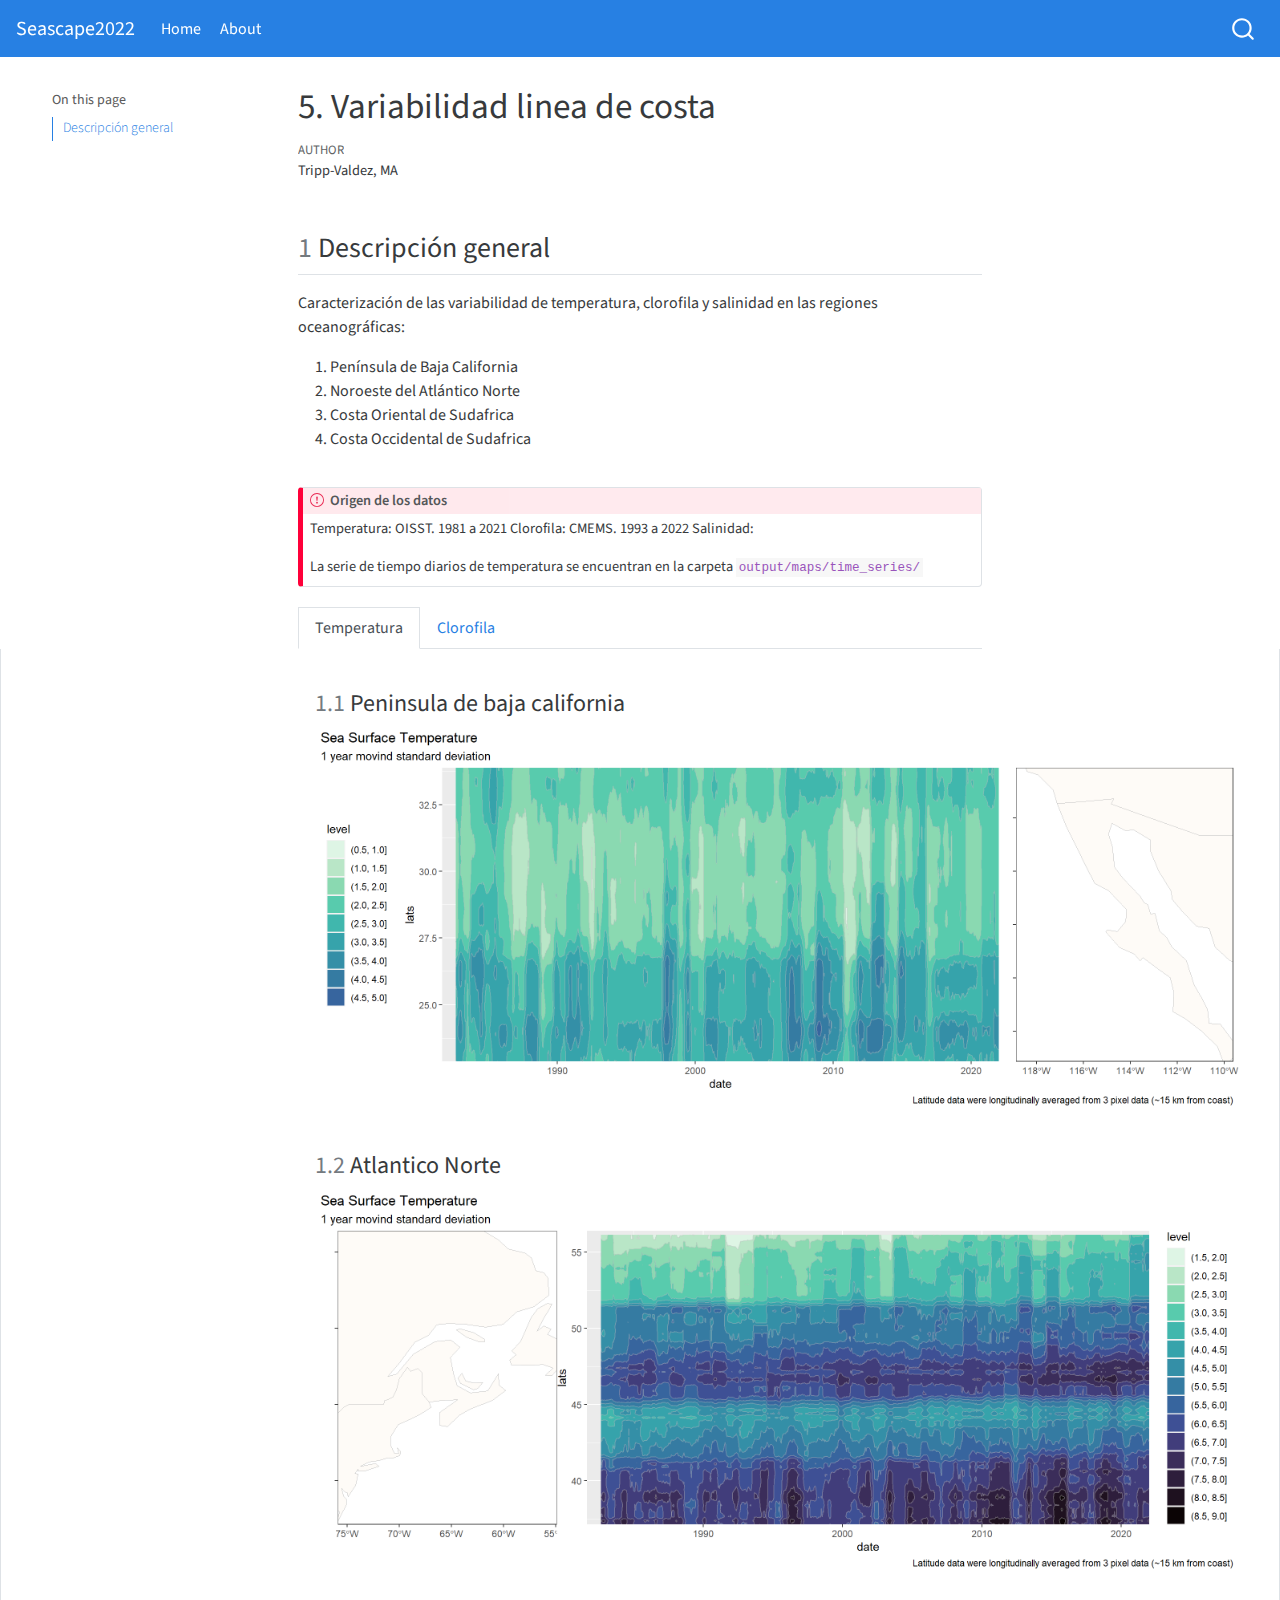
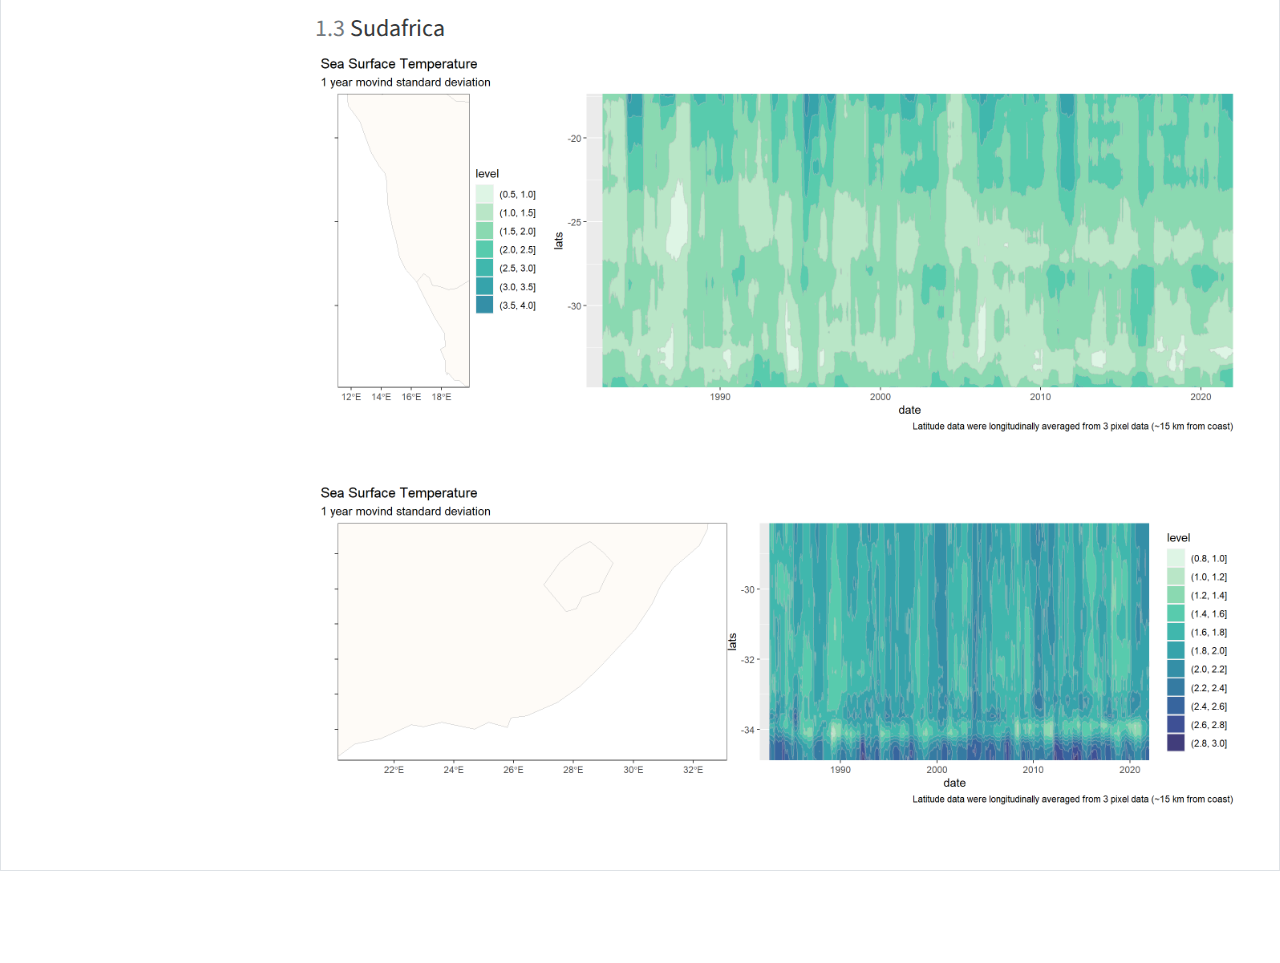
<file: docs/5.Variabilidad_linea_costa.html>
<!DOCTYPE html>
<html xmlns="http://www.w3.org/1999/xhtml" lang="en" xml:lang="en"><head>

<meta charset="utf-8">
<meta name="generator" content="quarto-1.0.37">

<meta name="viewport" content="width=device-width, initial-scale=1.0, user-scalable=yes">

<meta name="author" content="Tripp-Valdez, MA">

<title>Seascape2022 - 5. Variabilidad linea de costa</title>
<style>
code{white-space: pre-wrap;}
span.smallcaps{font-variant: small-caps;}
span.underline{text-decoration: underline;}
div.column{display: inline-block; vertical-align: top; width: 50%;}
div.hanging-indent{margin-left: 1.5em; text-indent: -1.5em;}
ul.task-list{list-style: none;}
</style>


<script src="site_libs/quarto-nav/quarto-nav.js"></script>
<script src="site_libs/quarto-nav/headroom.min.js"></script>
<script src="site_libs/clipboard/clipboard.min.js"></script>
<script src="site_libs/quarto-search/autocomplete.umd.js"></script>
<script src="site_libs/quarto-search/fuse.min.js"></script>
<script src="site_libs/quarto-search/quarto-search.js"></script>
<meta name="quarto:offset" content="./">
<script src="site_libs/quarto-html/quarto.js"></script>
<script src="site_libs/quarto-html/popper.min.js"></script>
<script src="site_libs/quarto-html/tippy.umd.min.js"></script>
<script src="site_libs/quarto-html/anchor.min.js"></script>
<link href="site_libs/quarto-html/tippy.css" rel="stylesheet">
<link href="site_libs/quarto-html/quarto-syntax-highlighting.css" rel="stylesheet" id="quarto-text-highlighting-styles">
<script src="site_libs/bootstrap/bootstrap.min.js"></script>
<link href="site_libs/bootstrap/bootstrap-icons.css" rel="stylesheet">
<link href="site_libs/bootstrap/bootstrap.min.css" rel="stylesheet" id="quarto-bootstrap" data-mode="light">
<script id="quarto-search-options" type="application/json">{
  "location": "navbar",
  "copy-button": false,
  "collapse-after": 3,
  "panel-placement": "end",
  "type": "overlay",
  "limit": 20,
  "language": {
    "search-no-results-text": "No results",
    "search-matching-documents-text": "matching documents",
    "search-copy-link-title": "Copy link to search",
    "search-hide-matches-text": "Hide additional matches",
    "search-more-match-text": "more match in this document",
    "search-more-matches-text": "more matches in this document",
    "search-clear-button-title": "Clear",
    "search-detached-cancel-button-title": "Cancel",
    "search-submit-button-title": "Submit"
  }
}</script>


<link rel="stylesheet" href="styles.css">
</head>

<body class="floating nav-fixed">

<div id="quarto-search-results"></div>
  <header id="quarto-header" class="headroom fixed-top">
    <nav class="navbar navbar-expand-lg navbar-dark ">
      <div class="navbar-container container-fluid">
      <a class="navbar-brand" href="./index.html">
    <span class="navbar-title">Seascape2022</span>
  </a>
          <button class="navbar-toggler" type="button" data-bs-toggle="collapse" data-bs-target="#navbarCollapse" aria-controls="navbarCollapse" aria-expanded="false" aria-label="Toggle navigation" onclick="if (window.quartoToggleHeadroom) { window.quartoToggleHeadroom(); }">
  <span class="navbar-toggler-icon"></span>
</button>
          <div class="collapse navbar-collapse" id="navbarCollapse">
            <ul class="navbar-nav navbar-nav-scroll me-auto">
  <li class="nav-item">
    <a class="nav-link" href="./index.html">Home</a>
  </li>  
  <li class="nav-item">
    <a class="nav-link" href="./about.html">About</a>
  </li>  
</ul>
              <div id="quarto-search" class="" title="Search"></div>
          </div> <!-- /navcollapse -->
      </div> <!-- /container-fluid -->
    </nav>
</header>
<!-- content -->
<div id="quarto-content" class="quarto-container page-columns page-rows-contents page-layout-article page-navbar">
<!-- sidebar -->
  <nav id="quarto-sidebar" class="sidebar collapse sidebar-navigation floating overflow-auto">
    <nav id="TOC" role="doc-toc">
    <h2 id="toc-title">On this page</h2>
   
  <ul>
  <li><a href="#descripción-general" id="toc-descripción-general" class="nav-link active" data-scroll-target="#descripción-general"> <span class="header-section-number">1</span> Descripción general</a></li>
  </ul>
</nav>
</nav>
<!-- margin-sidebar -->
    <div id="quarto-margin-sidebar" class="sidebar margin-sidebar">
    </div>
<!-- main -->
<main class="content page-columns page-full" id="quarto-document-content">

<header id="title-block-header" class="quarto-title-block default">
<div class="quarto-title">
<h1 class="title">5. Variabilidad linea de costa</h1>
</div>



<div class="quarto-title-meta">

    <div>
    <div class="quarto-title-meta-heading">Author</div>
    <div class="quarto-title-meta-contents">
             <p>Tripp-Valdez, MA </p>
          </div>
  </div>
    
    
  </div>
  

</header>

<div class="cell">

</div>
<section id="descripción-general" class="level2 page-columns page-full" data-number="1">
<h2 data-number="1" class="anchored" data-anchor-id="descripción-general"><span class="header-section-number">1</span> Descripción general</h2>
<p>Caracterización de las variabilidad de temperatura, clorofila y salinidad en las regiones oceanográficas:</p>
<ol type="1">
<li>Península de Baja California</li>
<li>Noroeste del Atlántico Norte</li>
<li>Costa Oriental de Sudafrica</li>
<li>Costa Occidental de Sudafrica</li>
</ol>
<div class="callout-important callout callout-style-default callout-captioned">
<div class="callout-header d-flex align-content-center">
<div class="callout-icon-container">
<i class="callout-icon"></i>
</div>
<div class="callout-caption-container flex-fill">
Origen de los datos
</div>
</div>
<div class="callout-body-container callout-body">
<p>Temperatura: OISST. 1981 a 2021 Clorofila: CMEMS. 1993 a 2022 Salinidad:</p>
<p>La serie de tiempo diarios de temperatura se encuentran en la carpeta <code>output/maps/time_series/</code></p>
</div>
</div>
<div class="panel-tabset page-columns page-full">
<ul class="nav nav-tabs" role="tablist"><li class="nav-item" role="presentation"><a class="nav-link active" id="tabset-1-1-tab" data-bs-toggle="tab" data-bs-target="#tabset-1-1" role="tab" aria-controls="tabset-1-1" aria-selected="true">Temperatura</a></li><li class="nav-item" role="presentation"><a class="nav-link" id="tabset-1-2-tab" data-bs-toggle="tab" data-bs-target="#tabset-1-2" role="tab" aria-controls="tabset-1-2" aria-selected="false">Clorofila</a></li></ul>
<div class="tab-content page-columns page-full">
<div id="tabset-1-1" class="tab-pane active page-columns page-full" role="tabpanel" aria-labelledby="tabset-1-1-tab">
<section id="peninsula-de-baja-california" class="level3 page-columns page-full" data-number="1.1">
<h3 data-number="1.1" class="anchored" data-anchor-id="peninsula-de-baja-california"><span class="header-section-number">1.1</span> Peninsula de baja california</h3>
<div class="cell page-columns page-full">
<div class="cell-output-display column-screen-inset-right">
<p><img src="5.Variabilidad_linea_costa_files/figure-html/bcp-1.png" class="img-fluid" width="1152"></p>
</div>
</div>
</section>
<section id="atlantico-norte" class="level3 page-columns page-full" data-number="1.2">
<h3 data-number="1.2" class="anchored" data-anchor-id="atlantico-norte"><span class="header-section-number">1.2</span> Atlantico Norte</h3>
<div class="cell page-columns page-full">
<div class="cell-output-display column-screen-inset-right">
<p><img src="5.Variabilidad_linea_costa_files/figure-html/NWA-1.png" class="img-fluid" width="1152"></p>
</div>
</div>
</section>
<section id="sudafrica" class="level3 page-columns page-full" data-number="1.3">
<h3 data-number="1.3" class="anchored" data-anchor-id="sudafrica"><span class="header-section-number">1.3</span> Sudafrica</h3>
<div class="cell page-columns page-full">
<div class="cell-output-display column-screen-inset-right">
<p><img src="5.Variabilidad_linea_costa_files/figure-html/SA-1.png" class="img-fluid" width="1152"></p>
</div>
<div class="cell-output-display column-screen-inset-right">
<p><img src="5.Variabilidad_linea_costa_files/figure-html/SA-2.png" class="img-fluid" width="1152"></p>
</div>
</div>
</section>
</div>
<div id="tabset-1-2" class="tab-pane page-columns page-full" role="tabpanel" aria-labelledby="tabset-1-2-tab">
<section id="peninsula-de-baja-california-1" class="level3" data-number="1.4">
<h3 data-number="1.4" class="anchored" data-anchor-id="peninsula-de-baja-california-1"><span class="header-section-number">1.4</span> Peninsula de Baja California</h3>
<div class="cell">
<div class="cell-output-display">
<p><img src="5.Variabilidad_linea_costa_files/figure-html/chla_bcp-1.png" class="img-fluid" width="672"></p>
</div>
</div>
</section>
<section id="atlantico-norte-1" class="level3 page-columns page-full" data-number="1.5">
<h3 data-number="1.5" class="anchored" data-anchor-id="atlantico-norte-1"><span class="header-section-number">1.5</span> Atlantico Norte</h3>
<div class="cell page-columns page-full">
<div class="cell-output-display column-screen-inset-right">
<p><img src="5.Variabilidad_linea_costa_files/figure-html/chla-NAW-1.png" class="img-fluid" width="1152"></p>
</div>
</div>
</section>
<section id="sudafrica-1" class="level3 page-columns page-full" data-number="1.6">
<h3 data-number="1.6" class="anchored" data-anchor-id="sudafrica-1"><span class="header-section-number">1.6</span> Sudafrica</h3>
<div class="cell page-columns page-full">
<div class="cell-output-display column-screen-inset-right">
<p><img src="5.Variabilidad_linea_costa_files/figure-html/unnamed-chunk-1-1.png" class="img-fluid" width="1152"></p>
</div>
</div>
<div class="cell page-columns page-full">
<div class="cell-output-display column-screen-inset-right">
<p><img src="5.Variabilidad_linea_costa_files/figure-html/unnamed-chunk-2-1.png" class="img-fluid" width="1152"></p>
</div>
</div>
</section>
</div>
</div>
</div>


</section>

</main> <!-- /main -->
<script id="quarto-html-after-body" type="application/javascript">
window.document.addEventListener("DOMContentLoaded", function (event) {
  const toggleBodyColorMode = (bsSheetEl) => {
    const mode = bsSheetEl.getAttribute("data-mode");
    const bodyEl = window.document.querySelector("body");
    if (mode === "dark") {
      bodyEl.classList.add("quarto-dark");
      bodyEl.classList.remove("quarto-light");
    } else {
      bodyEl.classList.add("quarto-light");
      bodyEl.classList.remove("quarto-dark");
    }
  }
  const toggleBodyColorPrimary = () => {
    const bsSheetEl = window.document.querySelector("link#quarto-bootstrap");
    if (bsSheetEl) {
      toggleBodyColorMode(bsSheetEl);
    }
  }
  toggleBodyColorPrimary();  
  const icon = "";
  const anchorJS = new window.AnchorJS();
  anchorJS.options = {
    placement: 'right',
    icon: icon
  };
  anchorJS.add('.anchored');
  const clipboard = new window.ClipboardJS('.code-copy-button', {
    target: function(trigger) {
      return trigger.previousElementSibling;
    }
  });
  clipboard.on('success', function(e) {
    // button target
    const button = e.trigger;
    // don't keep focus
    button.blur();
    // flash "checked"
    button.classList.add('code-copy-button-checked');
    var currentTitle = button.getAttribute("title");
    button.setAttribute("title", "Copied!");
    setTimeout(function() {
      button.setAttribute("title", currentTitle);
      button.classList.remove('code-copy-button-checked');
    }, 1000);
    // clear code selection
    e.clearSelection();
  });
  function tippyHover(el, contentFn) {
    const config = {
      allowHTML: true,
      content: contentFn,
      maxWidth: 500,
      delay: 100,
      arrow: false,
      appendTo: function(el) {
          return el.parentElement;
      },
      interactive: true,
      interactiveBorder: 10,
      theme: 'quarto',
      placement: 'bottom-start'
    };
    window.tippy(el, config); 
  }
  const noterefs = window.document.querySelectorAll('a[role="doc-noteref"]');
  for (var i=0; i<noterefs.length; i++) {
    const ref = noterefs[i];
    tippyHover(ref, function() {
      let href = ref.getAttribute('href');
      try { href = new URL(href).hash; } catch {}
      const id = href.replace(/^#\/?/, "");
      const note = window.document.getElementById(id);
      return note.innerHTML;
    });
  }
  var bibliorefs = window.document.querySelectorAll('a[role="doc-biblioref"]');
  for (var i=0; i<bibliorefs.length; i++) {
    const ref = bibliorefs[i];
    const cites = ref.parentNode.getAttribute('data-cites').split(' ');
    tippyHover(ref, function() {
      var popup = window.document.createElement('div');
      cites.forEach(function(cite) {
        var citeDiv = window.document.createElement('div');
        citeDiv.classList.add('hanging-indent');
        citeDiv.classList.add('csl-entry');
        var biblioDiv = window.document.getElementById('ref-' + cite);
        if (biblioDiv) {
          citeDiv.innerHTML = biblioDiv.innerHTML;
        }
        popup.appendChild(citeDiv);
      });
      return popup.innerHTML;
    });
  }
});
</script>
</div> <!-- /content -->



</body></html>
</file>
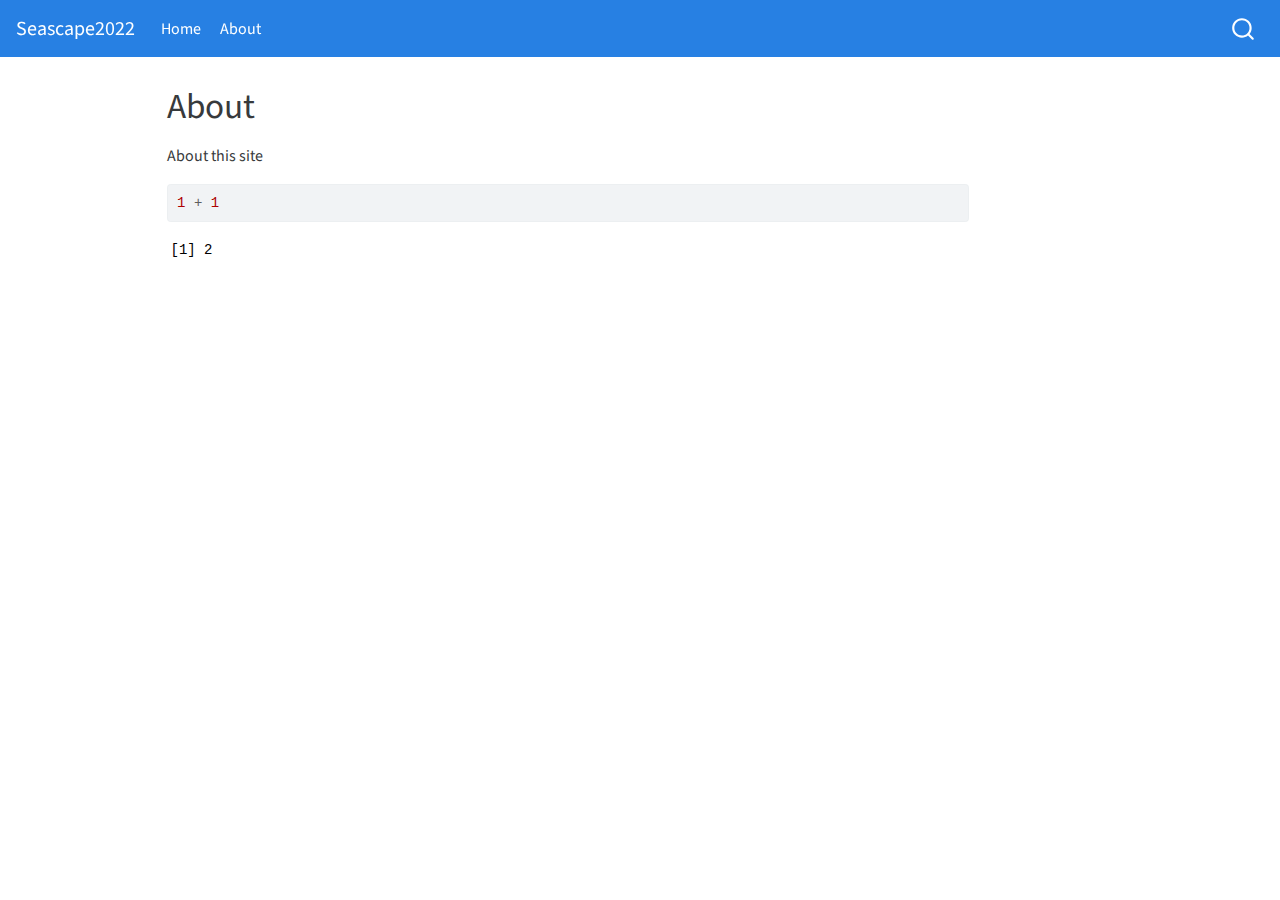
<file: docs/about.html>
<!DOCTYPE html>
<html xmlns="http://www.w3.org/1999/xhtml" lang="en" xml:lang="en"><head>

<meta charset="utf-8">
<meta name="generator" content="quarto-1.0.37">

<meta name="viewport" content="width=device-width, initial-scale=1.0, user-scalable=yes">


<title>Seascape2022 - About</title>
<style>
code{white-space: pre-wrap;}
span.smallcaps{font-variant: small-caps;}
span.underline{text-decoration: underline;}
div.column{display: inline-block; vertical-align: top; width: 50%;}
div.hanging-indent{margin-left: 1.5em; text-indent: -1.5em;}
ul.task-list{list-style: none;}
pre > code.sourceCode { white-space: pre; position: relative; }
pre > code.sourceCode > span { display: inline-block; line-height: 1.25; }
pre > code.sourceCode > span:empty { height: 1.2em; }
.sourceCode { overflow: visible; }
code.sourceCode > span { color: inherit; text-decoration: inherit; }
div.sourceCode { margin: 1em 0; }
pre.sourceCode { margin: 0; }
@media screen {
div.sourceCode { overflow: auto; }
}
@media print {
pre > code.sourceCode { white-space: pre-wrap; }
pre > code.sourceCode > span { text-indent: -5em; padding-left: 5em; }
}
pre.numberSource code
  { counter-reset: source-line 0; }
pre.numberSource code > span
  { position: relative; left: -4em; counter-increment: source-line; }
pre.numberSource code > span > a:first-child::before
  { content: counter(source-line);
    position: relative; left: -1em; text-align: right; vertical-align: baseline;
    border: none; display: inline-block;
    -webkit-touch-callout: none; -webkit-user-select: none;
    -khtml-user-select: none; -moz-user-select: none;
    -ms-user-select: none; user-select: none;
    padding: 0 4px; width: 4em;
    color: #aaaaaa;
  }
pre.numberSource { margin-left: 3em; border-left: 1px solid #aaaaaa;  padding-left: 4px; }
div.sourceCode
  {   }
@media screen {
pre > code.sourceCode > span > a:first-child::before { text-decoration: underline; }
}
code span.al { color: #ff0000; font-weight: bold; } /* Alert */
code span.an { color: #60a0b0; font-weight: bold; font-style: italic; } /* Annotation */
code span.at { color: #7d9029; } /* Attribute */
code span.bn { color: #40a070; } /* BaseN */
code span.bu { } /* BuiltIn */
code span.cf { color: #007020; font-weight: bold; } /* ControlFlow */
code span.ch { color: #4070a0; } /* Char */
code span.cn { color: #880000; } /* Constant */
code span.co { color: #60a0b0; font-style: italic; } /* Comment */
code span.cv { color: #60a0b0; font-weight: bold; font-style: italic; } /* CommentVar */
code span.do { color: #ba2121; font-style: italic; } /* Documentation */
code span.dt { color: #902000; } /* DataType */
code span.dv { color: #40a070; } /* DecVal */
code span.er { color: #ff0000; font-weight: bold; } /* Error */
code span.ex { } /* Extension */
code span.fl { color: #40a070; } /* Float */
code span.fu { color: #06287e; } /* Function */
code span.im { } /* Import */
code span.in { color: #60a0b0; font-weight: bold; font-style: italic; } /* Information */
code span.kw { color: #007020; font-weight: bold; } /* Keyword */
code span.op { color: #666666; } /* Operator */
code span.ot { color: #007020; } /* Other */
code span.pp { color: #bc7a00; } /* Preprocessor */
code span.sc { color: #4070a0; } /* SpecialChar */
code span.ss { color: #bb6688; } /* SpecialString */
code span.st { color: #4070a0; } /* String */
code span.va { color: #19177c; } /* Variable */
code span.vs { color: #4070a0; } /* VerbatimString */
code span.wa { color: #60a0b0; font-weight: bold; font-style: italic; } /* Warning */
</style>


<script src="site_libs/quarto-nav/quarto-nav.js"></script>
<script src="site_libs/quarto-nav/headroom.min.js"></script>
<script src="site_libs/clipboard/clipboard.min.js"></script>
<script src="site_libs/quarto-search/autocomplete.umd.js"></script>
<script src="site_libs/quarto-search/fuse.min.js"></script>
<script src="site_libs/quarto-search/quarto-search.js"></script>
<meta name="quarto:offset" content="./">
<script src="site_libs/quarto-html/quarto.js"></script>
<script src="site_libs/quarto-html/popper.min.js"></script>
<script src="site_libs/quarto-html/tippy.umd.min.js"></script>
<script src="site_libs/quarto-html/anchor.min.js"></script>
<link href="site_libs/quarto-html/tippy.css" rel="stylesheet">
<link href="site_libs/quarto-html/quarto-syntax-highlighting.css" rel="stylesheet" id="quarto-text-highlighting-styles">
<script src="site_libs/bootstrap/bootstrap.min.js"></script>
<link href="site_libs/bootstrap/bootstrap-icons.css" rel="stylesheet">
<link href="site_libs/bootstrap/bootstrap.min.css" rel="stylesheet" id="quarto-bootstrap" data-mode="light">
<script id="quarto-search-options" type="application/json">{
  "location": "navbar",
  "copy-button": false,
  "collapse-after": 3,
  "panel-placement": "end",
  "type": "overlay",
  "limit": 20,
  "language": {
    "search-no-results-text": "No results",
    "search-matching-documents-text": "matching documents",
    "search-copy-link-title": "Copy link to search",
    "search-hide-matches-text": "Hide additional matches",
    "search-more-match-text": "more match in this document",
    "search-more-matches-text": "more matches in this document",
    "search-clear-button-title": "Clear",
    "search-detached-cancel-button-title": "Cancel",
    "search-submit-button-title": "Submit"
  }
}</script>


<link rel="stylesheet" href="styles.css">
</head>

<body class="nav-fixed">

<div id="quarto-search-results"></div>
  <header id="quarto-header" class="headroom fixed-top">
    <nav class="navbar navbar-expand-lg navbar-dark ">
      <div class="navbar-container container-fluid">
      <a class="navbar-brand" href="./index.html">
    <span class="navbar-title">Seascape2022</span>
  </a>
          <button class="navbar-toggler" type="button" data-bs-toggle="collapse" data-bs-target="#navbarCollapse" aria-controls="navbarCollapse" aria-expanded="false" aria-label="Toggle navigation" onclick="if (window.quartoToggleHeadroom) { window.quartoToggleHeadroom(); }">
  <span class="navbar-toggler-icon"></span>
</button>
          <div class="collapse navbar-collapse" id="navbarCollapse">
            <ul class="navbar-nav navbar-nav-scroll me-auto">
  <li class="nav-item">
    <a class="nav-link" href="./index.html">Home</a>
  </li>  
  <li class="nav-item">
    <a class="nav-link active" href="./about.html" aria-current="page">About</a>
  </li>  
</ul>
              <div id="quarto-search" class="" title="Search"></div>
          </div> <!-- /navcollapse -->
      </div> <!-- /container-fluid -->
    </nav>
</header>
<!-- content -->
<div id="quarto-content" class="quarto-container page-columns page-rows-contents page-layout-article page-navbar">
<!-- sidebar -->
<!-- margin-sidebar -->
    <div id="quarto-margin-sidebar" class="sidebar margin-sidebar">
        
    </div>
<!-- main -->
<main class="content" id="quarto-document-content">

<header id="title-block-header" class="quarto-title-block default">
<div class="quarto-title">
<h1 class="title">About</h1>
</div>



<div class="quarto-title-meta">

    
    
  </div>
  

</header>

<p>About this site</p>
<div class="cell">
<div class="sourceCode cell-code" id="cb1"><pre class="sourceCode r code-with-copy"><code class="sourceCode r"><span id="cb1-1"><a href="#cb1-1" aria-hidden="true" tabindex="-1"></a><span class="dv">1</span> <span class="sc">+</span> <span class="dv">1</span></span></code><button title="Copy to Clipboard" class="code-copy-button"><i class="bi"></i></button></pre></div>
<div class="cell-output cell-output-stdout">
<pre><code>[1] 2</code></pre>
</div>
</div>



</main> <!-- /main -->
<script id="quarto-html-after-body" type="application/javascript">
window.document.addEventListener("DOMContentLoaded", function (event) {
  const toggleBodyColorMode = (bsSheetEl) => {
    const mode = bsSheetEl.getAttribute("data-mode");
    const bodyEl = window.document.querySelector("body");
    if (mode === "dark") {
      bodyEl.classList.add("quarto-dark");
      bodyEl.classList.remove("quarto-light");
    } else {
      bodyEl.classList.add("quarto-light");
      bodyEl.classList.remove("quarto-dark");
    }
  }
  const toggleBodyColorPrimary = () => {
    const bsSheetEl = window.document.querySelector("link#quarto-bootstrap");
    if (bsSheetEl) {
      toggleBodyColorMode(bsSheetEl);
    }
  }
  toggleBodyColorPrimary();  
  const icon = "";
  const anchorJS = new window.AnchorJS();
  anchorJS.options = {
    placement: 'right',
    icon: icon
  };
  anchorJS.add('.anchored');
  const clipboard = new window.ClipboardJS('.code-copy-button', {
    target: function(trigger) {
      return trigger.previousElementSibling;
    }
  });
  clipboard.on('success', function(e) {
    // button target
    const button = e.trigger;
    // don't keep focus
    button.blur();
    // flash "checked"
    button.classList.add('code-copy-button-checked');
    var currentTitle = button.getAttribute("title");
    button.setAttribute("title", "Copied!");
    setTimeout(function() {
      button.setAttribute("title", currentTitle);
      button.classList.remove('code-copy-button-checked');
    }, 1000);
    // clear code selection
    e.clearSelection();
  });
  function tippyHover(el, contentFn) {
    const config = {
      allowHTML: true,
      content: contentFn,
      maxWidth: 500,
      delay: 100,
      arrow: false,
      appendTo: function(el) {
          return el.parentElement;
      },
      interactive: true,
      interactiveBorder: 10,
      theme: 'quarto',
      placement: 'bottom-start'
    };
    window.tippy(el, config); 
  }
  const noterefs = window.document.querySelectorAll('a[role="doc-noteref"]');
  for (var i=0; i<noterefs.length; i++) {
    const ref = noterefs[i];
    tippyHover(ref, function() {
      let href = ref.getAttribute('href');
      try { href = new URL(href).hash; } catch {}
      const id = href.replace(/^#\/?/, "");
      const note = window.document.getElementById(id);
      return note.innerHTML;
    });
  }
  var bibliorefs = window.document.querySelectorAll('a[role="doc-biblioref"]');
  for (var i=0; i<bibliorefs.length; i++) {
    const ref = bibliorefs[i];
    const cites = ref.parentNode.getAttribute('data-cites').split(' ');
    tippyHover(ref, function() {
      var popup = window.document.createElement('div');
      cites.forEach(function(cite) {
        var citeDiv = window.document.createElement('div');
        citeDiv.classList.add('hanging-indent');
        citeDiv.classList.add('csl-entry');
        var biblioDiv = window.document.getElementById('ref-' + cite);
        if (biblioDiv) {
          citeDiv.innerHTML = biblioDiv.innerHTML;
        }
        popup.appendChild(citeDiv);
      });
      return popup.innerHTML;
    });
  }
});
</script>
</div> <!-- /content -->



</body></html>
</file>
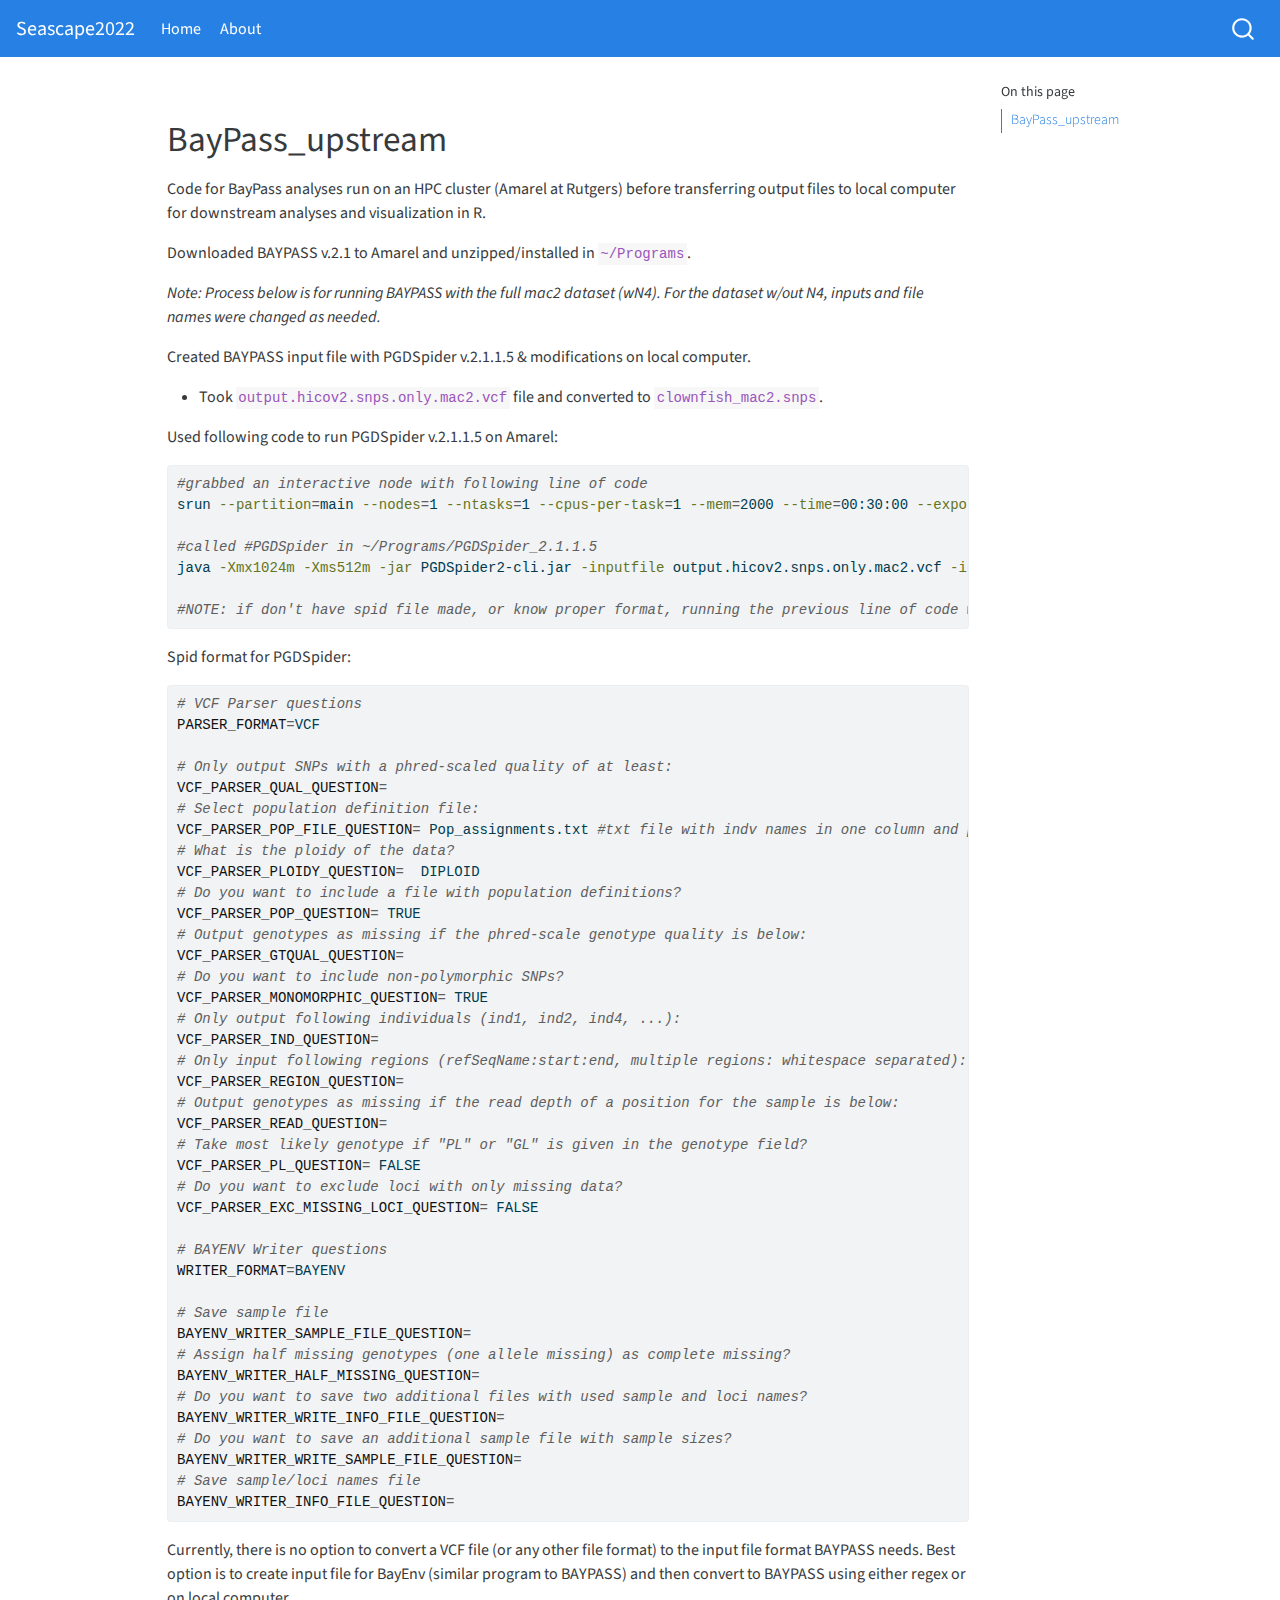
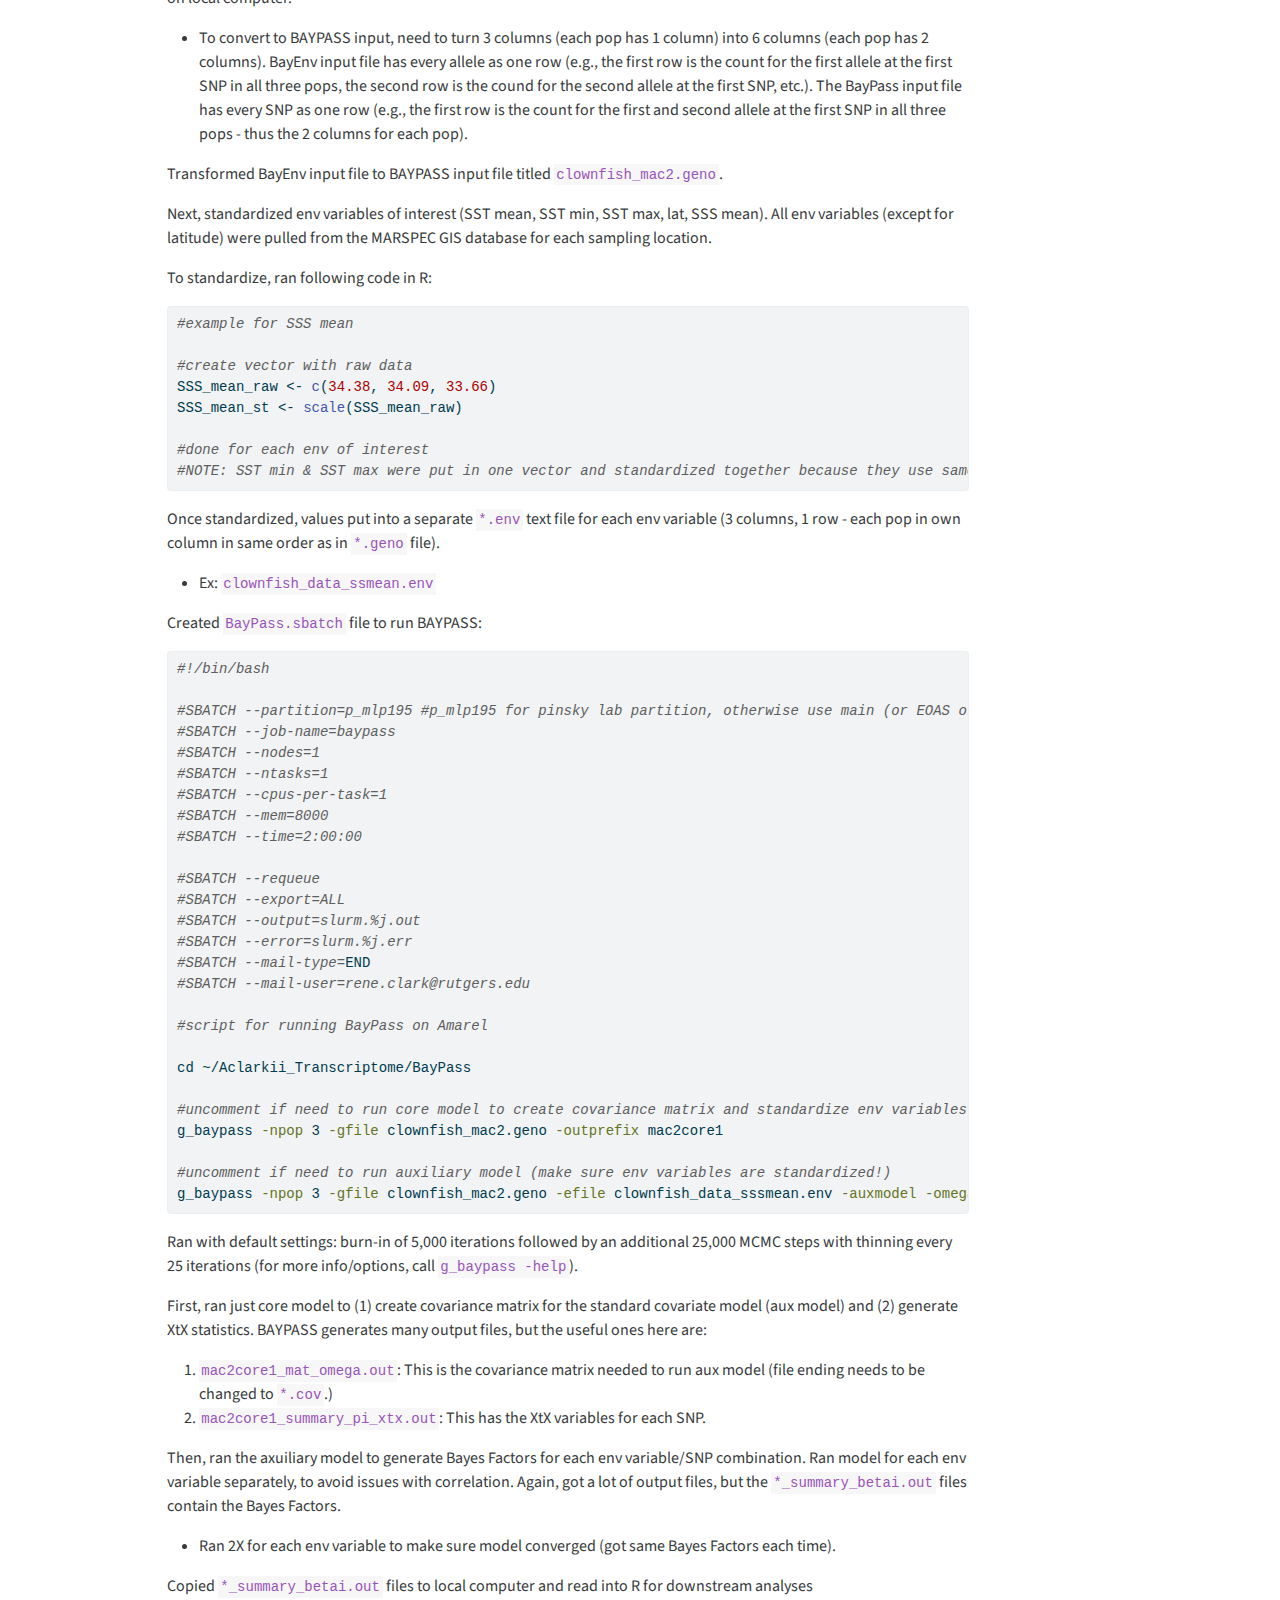
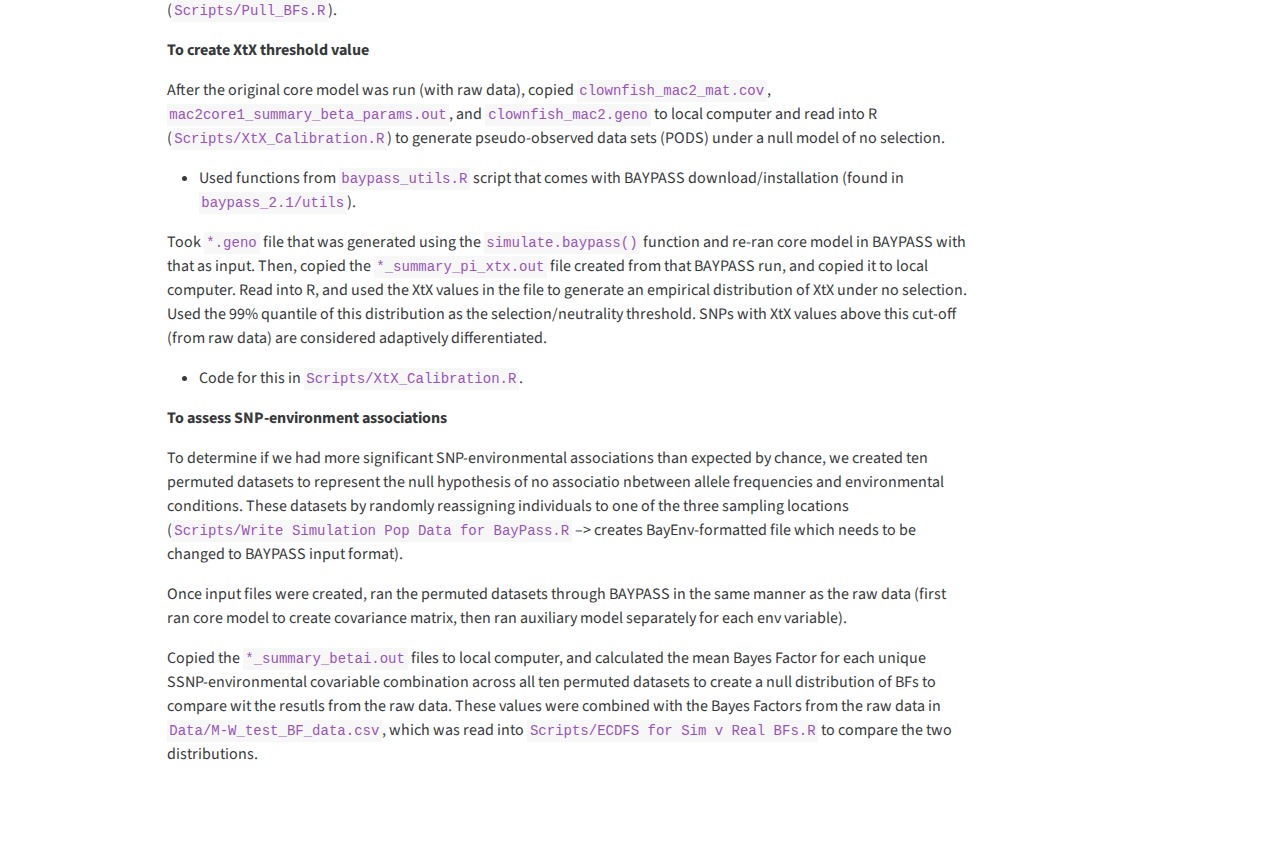
<file: docs/databases/genomic_repositories/rspb.2021.0407/BayPass_upstream.html>
<!DOCTYPE html>
<html xmlns="http://www.w3.org/1999/xhtml" lang="en" xml:lang="en"><head>

<meta charset="utf-8">
<meta name="generator" content="quarto-1.0.37">

<meta name="viewport" content="width=device-width, initial-scale=1.0, user-scalable=yes">


<title>Seascape2022 – baypass_upstream</title>
<style>
code{white-space: pre-wrap;}
span.smallcaps{font-variant: small-caps;}
span.underline{text-decoration: underline;}
div.column{display: inline-block; vertical-align: top; width: 50%;}
div.hanging-indent{margin-left: 1.5em; text-indent: -1.5em;}
ul.task-list{list-style: none;}
pre > code.sourceCode { white-space: pre; position: relative; }
pre > code.sourceCode > span { display: inline-block; line-height: 1.25; }
pre > code.sourceCode > span:empty { height: 1.2em; }
.sourceCode { overflow: visible; }
code.sourceCode > span { color: inherit; text-decoration: inherit; }
div.sourceCode { margin: 1em 0; }
pre.sourceCode { margin: 0; }
@media screen {
div.sourceCode { overflow: auto; }
}
@media print {
pre > code.sourceCode { white-space: pre-wrap; }
pre > code.sourceCode > span { text-indent: -5em; padding-left: 5em; }
}
pre.numberSource code
  { counter-reset: source-line 0; }
pre.numberSource code > span
  { position: relative; left: -4em; counter-increment: source-line; }
pre.numberSource code > span > a:first-child::before
  { content: counter(source-line);
    position: relative; left: -1em; text-align: right; vertical-align: baseline;
    border: none; display: inline-block;
    -webkit-touch-callout: none; -webkit-user-select: none;
    -khtml-user-select: none; -moz-user-select: none;
    -ms-user-select: none; user-select: none;
    padding: 0 4px; width: 4em;
    color: #aaaaaa;
  }
pre.numberSource { margin-left: 3em; border-left: 1px solid #aaaaaa;  padding-left: 4px; }
div.sourceCode
  {   }
@media screen {
pre > code.sourceCode > span > a:first-child::before { text-decoration: underline; }
}
code span.al { color: #ff0000; font-weight: bold; } /* Alert */
code span.an { color: #60a0b0; font-weight: bold; font-style: italic; } /* Annotation */
code span.at { color: #7d9029; } /* Attribute */
code span.bn { color: #40a070; } /* BaseN */
code span.bu { } /* BuiltIn */
code span.cf { color: #007020; font-weight: bold; } /* ControlFlow */
code span.ch { color: #4070a0; } /* Char */
code span.cn { color: #880000; } /* Constant */
code span.co { color: #60a0b0; font-style: italic; } /* Comment */
code span.cv { color: #60a0b0; font-weight: bold; font-style: italic; } /* CommentVar */
code span.do { color: #ba2121; font-style: italic; } /* Documentation */
code span.dt { color: #902000; } /* DataType */
code span.dv { color: #40a070; } /* DecVal */
code span.er { color: #ff0000; font-weight: bold; } /* Error */
code span.ex { } /* Extension */
code span.fl { color: #40a070; } /* Float */
code span.fu { color: #06287e; } /* Function */
code span.im { } /* Import */
code span.in { color: #60a0b0; font-weight: bold; font-style: italic; } /* Information */
code span.kw { color: #007020; font-weight: bold; } /* Keyword */
code span.op { color: #666666; } /* Operator */
code span.ot { color: #007020; } /* Other */
code span.pp { color: #bc7a00; } /* Preprocessor */
code span.sc { color: #4070a0; } /* SpecialChar */
code span.ss { color: #bb6688; } /* SpecialString */
code span.st { color: #4070a0; } /* String */
code span.va { color: #19177c; } /* Variable */
code span.vs { color: #4070a0; } /* VerbatimString */
code span.wa { color: #60a0b0; font-weight: bold; font-style: italic; } /* Warning */
</style>


<script src="../../../site_libs/quarto-nav/quarto-nav.js"></script>
<script src="../../../site_libs/quarto-nav/headroom.min.js"></script>
<script src="../../../site_libs/clipboard/clipboard.min.js"></script>
<script src="../../../site_libs/quarto-search/autocomplete.umd.js"></script>
<script src="../../../site_libs/quarto-search/fuse.min.js"></script>
<script src="../../../site_libs/quarto-search/quarto-search.js"></script>
<meta name="quarto:offset" content="../../../">
<script src="../../../site_libs/quarto-html/quarto.js"></script>
<script src="../../../site_libs/quarto-html/popper.min.js"></script>
<script src="../../../site_libs/quarto-html/tippy.umd.min.js"></script>
<script src="../../../site_libs/quarto-html/anchor.min.js"></script>
<link href="../../../site_libs/quarto-html/tippy.css" rel="stylesheet">
<link href="../../../site_libs/quarto-html/quarto-syntax-highlighting.css" rel="stylesheet" id="quarto-text-highlighting-styles">
<script src="../../../site_libs/bootstrap/bootstrap.min.js"></script>
<link href="../../../site_libs/bootstrap/bootstrap-icons.css" rel="stylesheet">
<link href="../../../site_libs/bootstrap/bootstrap.min.css" rel="stylesheet" id="quarto-bootstrap" data-mode="light">
<script id="quarto-search-options" type="application/json">{
  "location": "navbar",
  "copy-button": false,
  "collapse-after": 3,
  "panel-placement": "end",
  "type": "overlay",
  "limit": 20,
  "language": {
    "search-no-results-text": "No results",
    "search-matching-documents-text": "matching documents",
    "search-copy-link-title": "Copy link to search",
    "search-hide-matches-text": "Hide additional matches",
    "search-more-match-text": "more match in this document",
    "search-more-matches-text": "more matches in this document",
    "search-clear-button-title": "Clear",
    "search-detached-cancel-button-title": "Cancel",
    "search-submit-button-title": "Submit"
  }
}</script>


<link rel="stylesheet" href="../../../styles.css">
</head>

<body class="nav-fixed">

<div id="quarto-search-results"></div>
  <header id="quarto-header" class="headroom fixed-top">
    <nav class="navbar navbar-expand-lg navbar-dark ">
      <div class="navbar-container container-fluid">
      <a class="navbar-brand" href="../../../index.html">
    <span class="navbar-title">Seascape2022</span>
  </a>
          <button class="navbar-toggler" type="button" data-bs-toggle="collapse" data-bs-target="#navbarCollapse" aria-controls="navbarCollapse" aria-expanded="false" aria-label="Toggle navigation" onclick="if (window.quartoToggleHeadroom) { window.quartoToggleHeadroom(); }">
  <span class="navbar-toggler-icon"></span>
</button>
          <div class="collapse navbar-collapse" id="navbarCollapse">
            <ul class="navbar-nav navbar-nav-scroll me-auto">
  <li class="nav-item">
    <a class="nav-link" href="../../../index.html">Home</a>
  </li>  
  <li class="nav-item">
    <a class="nav-link" href="../../../about.html">About</a>
  </li>  
</ul>
              <div id="quarto-search" class="" title="Search"></div>
          </div> <!-- /navcollapse -->
      </div> <!-- /container-fluid -->
    </nav>
</header>
<!-- content -->
<div id="quarto-content" class="quarto-container page-columns page-rows-contents page-layout-article page-navbar">
<!-- sidebar -->
<!-- margin-sidebar -->
    <div id="quarto-margin-sidebar" class="sidebar margin-sidebar">
        <nav id="TOC" role="doc-toc">
    <h2 id="toc-title">On this page</h2>
   
  <ul>
  <li><a href="#baypass_upstream" id="toc-baypass_upstream" class="nav-link active" data-scroll-target="#baypass_upstream">BayPass_upstream</a></li>
  </ul>
</nav>
    </div>
<!-- main -->
<main class="content" id="quarto-document-content">



<section id="baypass_upstream" class="level1">
<h1>BayPass_upstream</h1>
<p>Code for BayPass analyses run on an HPC cluster (Amarel at Rutgers) before transferring output files to local computer for downstream analyses and visualization in R.</p>
<p>Downloaded BAYPASS v.2.1 to Amarel and unzipped/installed in <code>~/Programs</code>.</p>
<p><em>Note: Process below is for running BAYPASS with the full mac2 dataset (wN4). For the dataset w/out N4, inputs and file names were changed as needed.</em></p>
<p>Created BAYPASS input file with PGDSpider v.2.1.1.5 &amp; modifications on local computer.</p>
<ul>
<li>Took <code>output.hicov2.snps.only.mac2.vcf</code> file and converted to <code>clownfish_mac2.snps</code>.</li>
</ul>
<p>Used following code to run PGDSpider v.2.1.1.5 on Amarel:</p>
<div class="sourceCode" id="cb1"><pre class="sourceCode bash code-with-copy"><code class="sourceCode bash"><span id="cb1-1"><a href="#cb1-1" aria-hidden="true" tabindex="-1"></a><span class="co">#grabbed an interactive node with following line of code</span></span>
<span id="cb1-2"><a href="#cb1-2" aria-hidden="true" tabindex="-1"></a><span class="ex">srun</span> <span class="at">--partition</span><span class="op">=</span>main <span class="at">--nodes</span><span class="op">=</span>1 <span class="at">--ntasks</span><span class="op">=</span>1 <span class="at">--cpus-per-task</span><span class="op">=</span>1 <span class="at">--mem</span><span class="op">=</span>2000 <span class="at">--time</span><span class="op">=</span>00:30:00 <span class="at">--export</span><span class="op">=</span>ALL <span class="at">--pty</span> bash <span class="at">-i</span></span>
<span id="cb1-3"><a href="#cb1-3" aria-hidden="true" tabindex="-1"></a></span>
<span id="cb1-4"><a href="#cb1-4" aria-hidden="true" tabindex="-1"></a><span class="co">#called #PGDSpider in ~/Programs/PGDSpider_2.1.1.5</span></span>
<span id="cb1-5"><a href="#cb1-5" aria-hidden="true" tabindex="-1"></a><span class="ex">java</span> <span class="at">-Xmx1024m</span> <span class="at">-Xms512m</span> <span class="at">-jar</span> PGDSpider2-cli.jar <span class="at">-inputfile</span> output.hicov2.snps.only.mac2.vcf <span class="at">-inputformat</span> VCF <span class="at">-outputfile</span> clownfish_mac2.snps <span class="at">-outputformat</span> BAYENV <span class="at">-spid</span> VCF_BAYENV.spid</span>
<span id="cb1-6"><a href="#cb1-6" aria-hidden="true" tabindex="-1"></a></span>
<span id="cb1-7"><a href="#cb1-7" aria-hidden="true" tabindex="-1"></a><span class="co">#NOTE: if don't have spid file made, or know proper format, running the previous line of code without the -spid argument will generate a template spid file to modify as needed</span></span></code><button title="Copy to Clipboard" class="code-copy-button"><i class="bi"></i></button></pre></div>
<p>Spid format for PGDSpider:</p>
<div class="sourceCode" id="cb2"><pre class="sourceCode bash code-with-copy"><code class="sourceCode bash"><span id="cb2-1"><a href="#cb2-1" aria-hidden="true" tabindex="-1"></a><span class="co"># VCF Parser questions</span></span>
<span id="cb2-2"><a href="#cb2-2" aria-hidden="true" tabindex="-1"></a><span class="va">PARSER_FORMAT</span><span class="op">=</span>VCF</span>
<span id="cb2-3"><a href="#cb2-3" aria-hidden="true" tabindex="-1"></a></span>
<span id="cb2-4"><a href="#cb2-4" aria-hidden="true" tabindex="-1"></a><span class="co"># Only output SNPs with a phred-scaled quality of at least:</span></span>
<span id="cb2-5"><a href="#cb2-5" aria-hidden="true" tabindex="-1"></a><span class="va">VCF_PARSER_QUAL_QUESTION</span><span class="op">=</span></span>
<span id="cb2-6"><a href="#cb2-6" aria-hidden="true" tabindex="-1"></a><span class="co"># Select population definition file:</span></span>
<span id="cb2-7"><a href="#cb2-7" aria-hidden="true" tabindex="-1"></a><span class="va">VCF_PARSER_POP_FILE_QUESTION</span><span class="op">=</span> <span class="ex">Pop_assignments.txt</span> <span class="co">#txt file with indv names in one column and pop assignment (Pop_1, etc.) in next (no headers, tab-delimited)</span></span>
<span id="cb2-8"><a href="#cb2-8" aria-hidden="true" tabindex="-1"></a><span class="co"># What is the ploidy of the data?</span></span>
<span id="cb2-9"><a href="#cb2-9" aria-hidden="true" tabindex="-1"></a><span class="va">VCF_PARSER_PLOIDY_QUESTION</span><span class="op">=</span>  <span class="ex">DIPLOID</span></span>
<span id="cb2-10"><a href="#cb2-10" aria-hidden="true" tabindex="-1"></a><span class="co"># Do you want to include a file with population definitions?</span></span>
<span id="cb2-11"><a href="#cb2-11" aria-hidden="true" tabindex="-1"></a><span class="va">VCF_PARSER_POP_QUESTION</span><span class="op">=</span> <span class="ex">TRUE</span></span>
<span id="cb2-12"><a href="#cb2-12" aria-hidden="true" tabindex="-1"></a><span class="co"># Output genotypes as missing if the phred-scale genotype quality is below:</span></span>
<span id="cb2-13"><a href="#cb2-13" aria-hidden="true" tabindex="-1"></a><span class="va">VCF_PARSER_GTQUAL_QUESTION</span><span class="op">=</span></span>
<span id="cb2-14"><a href="#cb2-14" aria-hidden="true" tabindex="-1"></a><span class="co"># Do you want to include non-polymorphic SNPs?</span></span>
<span id="cb2-15"><a href="#cb2-15" aria-hidden="true" tabindex="-1"></a><span class="va">VCF_PARSER_MONOMORPHIC_QUESTION</span><span class="op">=</span> <span class="ex">TRUE</span></span>
<span id="cb2-16"><a href="#cb2-16" aria-hidden="true" tabindex="-1"></a><span class="co"># Only output following individuals (ind1, ind2, ind4, ...):</span></span>
<span id="cb2-17"><a href="#cb2-17" aria-hidden="true" tabindex="-1"></a><span class="va">VCF_PARSER_IND_QUESTION</span><span class="op">=</span></span>
<span id="cb2-18"><a href="#cb2-18" aria-hidden="true" tabindex="-1"></a><span class="co"># Only input following regions (refSeqName:start:end, multiple regions: whitespace separated):</span></span>
<span id="cb2-19"><a href="#cb2-19" aria-hidden="true" tabindex="-1"></a><span class="va">VCF_PARSER_REGION_QUESTION</span><span class="op">=</span></span>
<span id="cb2-20"><a href="#cb2-20" aria-hidden="true" tabindex="-1"></a><span class="co"># Output genotypes as missing if the read depth of a position for the sample is below:</span></span>
<span id="cb2-21"><a href="#cb2-21" aria-hidden="true" tabindex="-1"></a><span class="va">VCF_PARSER_READ_QUESTION</span><span class="op">=</span></span>
<span id="cb2-22"><a href="#cb2-22" aria-hidden="true" tabindex="-1"></a><span class="co"># Take most likely genotype if "PL" or "GL" is given in the genotype field?</span></span>
<span id="cb2-23"><a href="#cb2-23" aria-hidden="true" tabindex="-1"></a><span class="va">VCF_PARSER_PL_QUESTION</span><span class="op">=</span> <span class="ex">FALSE</span></span>
<span id="cb2-24"><a href="#cb2-24" aria-hidden="true" tabindex="-1"></a><span class="co"># Do you want to exclude loci with only missing data?</span></span>
<span id="cb2-25"><a href="#cb2-25" aria-hidden="true" tabindex="-1"></a><span class="va">VCF_PARSER_EXC_MISSING_LOCI_QUESTION</span><span class="op">=</span> <span class="ex">FALSE</span></span>
<span id="cb2-26"><a href="#cb2-26" aria-hidden="true" tabindex="-1"></a></span>
<span id="cb2-27"><a href="#cb2-27" aria-hidden="true" tabindex="-1"></a><span class="co"># BAYENV Writer questions</span></span>
<span id="cb2-28"><a href="#cb2-28" aria-hidden="true" tabindex="-1"></a><span class="va">WRITER_FORMAT</span><span class="op">=</span>BAYENV</span>
<span id="cb2-29"><a href="#cb2-29" aria-hidden="true" tabindex="-1"></a></span>
<span id="cb2-30"><a href="#cb2-30" aria-hidden="true" tabindex="-1"></a><span class="co"># Save sample file</span></span>
<span id="cb2-31"><a href="#cb2-31" aria-hidden="true" tabindex="-1"></a><span class="va">BAYENV_WRITER_SAMPLE_FILE_QUESTION</span><span class="op">=</span></span>
<span id="cb2-32"><a href="#cb2-32" aria-hidden="true" tabindex="-1"></a><span class="co"># Assign half missing genotypes (one allele missing) as complete missing?</span></span>
<span id="cb2-33"><a href="#cb2-33" aria-hidden="true" tabindex="-1"></a><span class="va">BAYENV_WRITER_HALF_MISSING_QUESTION</span><span class="op">=</span></span>
<span id="cb2-34"><a href="#cb2-34" aria-hidden="true" tabindex="-1"></a><span class="co"># Do you want to save two additional files with used sample and loci names?</span></span>
<span id="cb2-35"><a href="#cb2-35" aria-hidden="true" tabindex="-1"></a><span class="va">BAYENV_WRITER_WRITE_INFO_FILE_QUESTION</span><span class="op">=</span></span>
<span id="cb2-36"><a href="#cb2-36" aria-hidden="true" tabindex="-1"></a><span class="co"># Do you want to save an additional sample file with sample sizes?</span></span>
<span id="cb2-37"><a href="#cb2-37" aria-hidden="true" tabindex="-1"></a><span class="va">BAYENV_WRITER_WRITE_SAMPLE_FILE_QUESTION</span><span class="op">=</span></span>
<span id="cb2-38"><a href="#cb2-38" aria-hidden="true" tabindex="-1"></a><span class="co"># Save sample/loci names file</span></span>
<span id="cb2-39"><a href="#cb2-39" aria-hidden="true" tabindex="-1"></a><span class="va">BAYENV_WRITER_INFO_FILE_QUESTION</span><span class="op">=</span></span></code><button title="Copy to Clipboard" class="code-copy-button"><i class="bi"></i></button></pre></div>
<p>Currently, there is no option to convert a VCF file (or any other file format) to the input file format BAYPASS needs. Best option is to create input file for BayEnv (similar program to BAYPASS) and then convert to BAYPASS using either regex or on local computer.</p>
<ul>
<li>To convert to BAYPASS input, need to turn 3 columns (each pop has 1 column) into 6 columns (each pop has 2 columns). BayEnv input file has every allele as one row (e.g., the first row is the count for the first allele at the first SNP in all three pops, the second row is the cound for the second allele at the first SNP, etc.). The BayPass input file has every SNP as one row (e.g., the first row is the count for the first and second allele at the first SNP in all three pops - thus the 2 columns for each pop).</li>
</ul>
<p>Transformed BayEnv input file to BAYPASS input file titled <code>clownfish_mac2.geno</code>.</p>
<p>Next, standardized env variables of interest (SST mean, SST min, SST max, lat, SSS mean). All env variables (except for latitude) were pulled from the MARSPEC GIS database for each sampling location.</p>
<p>To standardize, ran following code in R:</p>
<div class="sourceCode" id="cb3"><pre class="sourceCode r code-with-copy"><code class="sourceCode r"><span id="cb3-1"><a href="#cb3-1" aria-hidden="true" tabindex="-1"></a><span class="co">#example for SSS mean</span></span>
<span id="cb3-2"><a href="#cb3-2" aria-hidden="true" tabindex="-1"></a></span>
<span id="cb3-3"><a href="#cb3-3" aria-hidden="true" tabindex="-1"></a><span class="co">#create vector with raw data</span></span>
<span id="cb3-4"><a href="#cb3-4" aria-hidden="true" tabindex="-1"></a>SSS_mean_raw <span class="ot">&lt;-</span> <span class="fu">c</span>(<span class="fl">34.38</span>, <span class="fl">34.09</span>, <span class="fl">33.66</span>)</span>
<span id="cb3-5"><a href="#cb3-5" aria-hidden="true" tabindex="-1"></a>SSS_mean_st <span class="ot">&lt;-</span> <span class="fu">scale</span>(SSS_mean_raw)</span>
<span id="cb3-6"><a href="#cb3-6" aria-hidden="true" tabindex="-1"></a></span>
<span id="cb3-7"><a href="#cb3-7" aria-hidden="true" tabindex="-1"></a><span class="co">#done for each env of interest</span></span>
<span id="cb3-8"><a href="#cb3-8" aria-hidden="true" tabindex="-1"></a><span class="co">#NOTE: SST min &amp; SST max were put in one vector and standardized together because they use same original scale (degrees celsius)</span></span></code><button title="Copy to Clipboard" class="code-copy-button"><i class="bi"></i></button></pre></div>
<p>Once standardized, values put into a separate <code>*.env</code> text file for each env variable (3 columns, 1 row - each pop in own column in same order as in <code>*.geno</code> file).</p>
<ul>
<li>Ex: <code>clownfish_data_ssmean.env</code></li>
</ul>
<p>Created <code>BayPass.sbatch</code> file to run BAYPASS:</p>
<div class="sourceCode" id="cb4"><pre class="sourceCode bash code-with-copy"><code class="sourceCode bash"><span id="cb4-1"><a href="#cb4-1" aria-hidden="true" tabindex="-1"></a><span class="co">#!/bin/bash</span></span>
<span id="cb4-2"><a href="#cb4-2" aria-hidden="true" tabindex="-1"></a></span>
<span id="cb4-3"><a href="#cb4-3" aria-hidden="true" tabindex="-1"></a><span class="co">#SBATCH --partition=p_mlp195 #p_mlp195 for pinsky lab partition, otherwise use main (or EOAS or E&amp;E)</span></span>
<span id="cb4-4"><a href="#cb4-4" aria-hidden="true" tabindex="-1"></a><span class="co">#SBATCH --job-name=baypass</span></span>
<span id="cb4-5"><a href="#cb4-5" aria-hidden="true" tabindex="-1"></a><span class="co">#SBATCH --nodes=1</span></span>
<span id="cb4-6"><a href="#cb4-6" aria-hidden="true" tabindex="-1"></a><span class="co">#SBATCH --ntasks=1</span></span>
<span id="cb4-7"><a href="#cb4-7" aria-hidden="true" tabindex="-1"></a><span class="co">#SBATCH --cpus-per-task=1</span></span>
<span id="cb4-8"><a href="#cb4-8" aria-hidden="true" tabindex="-1"></a><span class="co">#SBATCH --mem=8000</span></span>
<span id="cb4-9"><a href="#cb4-9" aria-hidden="true" tabindex="-1"></a><span class="co">#SBATCH --time=2:00:00</span></span>
<span id="cb4-10"><a href="#cb4-10" aria-hidden="true" tabindex="-1"></a></span>
<span id="cb4-11"><a href="#cb4-11" aria-hidden="true" tabindex="-1"></a><span class="co">#SBATCH --requeue</span></span>
<span id="cb4-12"><a href="#cb4-12" aria-hidden="true" tabindex="-1"></a><span class="co">#SBATCH --export=ALL</span></span>
<span id="cb4-13"><a href="#cb4-13" aria-hidden="true" tabindex="-1"></a><span class="co">#SBATCH --output=slurm.%j.out</span></span>
<span id="cb4-14"><a href="#cb4-14" aria-hidden="true" tabindex="-1"></a><span class="co">#SBATCH --error=slurm.%j.err</span></span>
<span id="cb4-15"><a href="#cb4-15" aria-hidden="true" tabindex="-1"></a><span class="co">#SBATCH --mail-type=</span><span class="re">END</span></span>
<span id="cb4-16"><a href="#cb4-16" aria-hidden="true" tabindex="-1"></a><span class="co">#SBATCH --mail-user=rene.clark@rutgers.edu</span></span>
<span id="cb4-17"><a href="#cb4-17" aria-hidden="true" tabindex="-1"></a></span>
<span id="cb4-18"><a href="#cb4-18" aria-hidden="true" tabindex="-1"></a><span class="co">#script for running BayPass on Amarel</span></span>
<span id="cb4-19"><a href="#cb4-19" aria-hidden="true" tabindex="-1"></a></span>
<span id="cb4-20"><a href="#cb4-20" aria-hidden="true" tabindex="-1"></a><span class="bu">cd</span> ~/Aclarkii_Transcriptome/BayPass</span>
<span id="cb4-21"><a href="#cb4-21" aria-hidden="true" tabindex="-1"></a></span>
<span id="cb4-22"><a href="#cb4-22" aria-hidden="true" tabindex="-1"></a><span class="co">#uncomment if need to run core model to create covariance matrix and standardize env variables</span></span>
<span id="cb4-23"><a href="#cb4-23" aria-hidden="true" tabindex="-1"></a><span class="ex">g_baypass</span> <span class="at">-npop</span> 3 <span class="at">-gfile</span> clownfish_mac2.geno <span class="at">-outprefix</span> mac2core1</span>
<span id="cb4-24"><a href="#cb4-24" aria-hidden="true" tabindex="-1"></a></span>
<span id="cb4-25"><a href="#cb4-25" aria-hidden="true" tabindex="-1"></a><span class="co">#uncomment if need to run auxiliary model (make sure env variables are standardized!)</span></span>
<span id="cb4-26"><a href="#cb4-26" aria-hidden="true" tabindex="-1"></a><span class="ex">g_baypass</span> <span class="at">-npop</span> 3 <span class="at">-gfile</span> clownfish_mac2.geno <span class="at">-efile</span> clownfish_data_sssmean.env <span class="at">-auxmodel</span> <span class="at">-omegafile</span> clownfish_mat.cov <span class="at">-outprefix</span> mac2aux1_ssmean</span></code><button title="Copy to Clipboard" class="code-copy-button"><i class="bi"></i></button></pre></div>
<p>Ran with default settings: burn-in of 5,000 iterations followed by an additional 25,000 MCMC steps with thinning every 25 iterations (for more info/options, call <code>g_baypass -help</code>).</p>
<p>First, ran just core model to (1) create covariance matrix for the standard covariate model (aux model) and (2) generate XtX statistics. BAYPASS generates many output files, but the useful ones here are:</p>
<ol type="1">
<li><code>mac2core1_mat_omega.out</code>: This is the covariance matrix needed to run aux model (file ending needs to be changed to <code>*.cov</code>.)</li>
<li><code>mac2core1_summary_pi_xtx.out</code>: This has the XtX variables for each SNP.</li>
</ol>
<p>Then, ran the axuiliary model to generate Bayes Factors for each env variable/SNP combination. Ran model for each env variable separately, to avoid issues with correlation. Again, got a lot of output files, but the <code>*_summary_betai.out</code> files contain the Bayes Factors.</p>
<ul>
<li>Ran 2X for each env variable to make sure model converged (got same Bayes Factors each time).</li>
</ul>
<p>Copied <code>*_summary_betai.out</code> files to local computer and read into R for downstream analyses (<code>Scripts/Pull_BFs.R</code>).</p>
<p><strong>To create XtX threshold value</strong></p>
<p>After the original core model was run (with raw data), copied <code>clownfish_mac2_mat.cov</code>, <code>mac2core1_summary_beta_params.out</code>, and <code>clownfish_mac2.geno</code> to local computer and read into R (<code>Scripts/XtX_Calibration.R</code>) to generate pseudo-observed data sets (PODS) under a null model of no selection.</p>
<ul>
<li>Used functions from <code>baypass_utils.R</code> script that comes with BAYPASS download/installation (found in <code>baypass_2.1/utils</code>).</li>
</ul>
<p>Took <code>*.geno</code> file that was generated using the <code>simulate.baypass()</code> function and re-ran core model in BAYPASS with that as input. Then, copied the <code>*_summary_pi_xtx.out</code> file created from that BAYPASS run, and copied it to local computer. Read into R, and used the XtX values in the file to generate an empirical distribution of XtX under no selection. Used the 99% quantile of this distribution as the selection/neutrality threshold. SNPs with XtX values above this cut-off (from raw data) are considered adaptively differentiated.</p>
<ul>
<li>Code for this in <code>Scripts/XtX_Calibration.R</code>.</li>
</ul>
<p><strong>To assess SNP-environment associations</strong></p>
<p>To determine if we had more significant SNP-environmental associations than expected by chance, we created ten permuted datasets to represent the null hypothesis of no associatio nbetween allele frequencies and environmental conditions. These datasets by randomly reassigning individuals to one of the three sampling locations (<code>Scripts/Write Simulation Pop Data for BayPass.R</code> –&gt; creates BayEnv-formatted file which needs to be changed to BAYPASS input format).</p>
<p>Once input files were created, ran the permuted datasets through BAYPASS in the same manner as the raw data (first ran core model to create covariance matrix, then ran auxiliary model separately for each env variable).</p>
<p>Copied the <code>*_summary_betai.out</code> files to local computer, and calculated the mean Bayes Factor for each unique SSNP-environmental covariable combination across all ten permuted datasets to create a null distribution of BFs to compare wit the resutls from the raw data. These values were combined with the Bayes Factors from the raw data in <code>Data/M-W_test_BF_data.csv</code>, which was read into <code>Scripts/ECDFS for Sim v Real BFs.R</code> to compare the two distributions.</p>


</section>

</main> <!-- /main -->
<script id="quarto-html-after-body" type="application/javascript">
window.document.addEventListener("DOMContentLoaded", function (event) {
  const toggleBodyColorMode = (bsSheetEl) => {
    const mode = bsSheetEl.getAttribute("data-mode");
    const bodyEl = window.document.querySelector("body");
    if (mode === "dark") {
      bodyEl.classList.add("quarto-dark");
      bodyEl.classList.remove("quarto-light");
    } else {
      bodyEl.classList.add("quarto-light");
      bodyEl.classList.remove("quarto-dark");
    }
  }
  const toggleBodyColorPrimary = () => {
    const bsSheetEl = window.document.querySelector("link#quarto-bootstrap");
    if (bsSheetEl) {
      toggleBodyColorMode(bsSheetEl);
    }
  }
  toggleBodyColorPrimary();  
  const icon = "";
  const anchorJS = new window.AnchorJS();
  anchorJS.options = {
    placement: 'right',
    icon: icon
  };
  anchorJS.add('.anchored');
  const clipboard = new window.ClipboardJS('.code-copy-button', {
    target: function(trigger) {
      return trigger.previousElementSibling;
    }
  });
  clipboard.on('success', function(e) {
    // button target
    const button = e.trigger;
    // don't keep focus
    button.blur();
    // flash "checked"
    button.classList.add('code-copy-button-checked');
    var currentTitle = button.getAttribute("title");
    button.setAttribute("title", "Copied!");
    setTimeout(function() {
      button.setAttribute("title", currentTitle);
      button.classList.remove('code-copy-button-checked');
    }, 1000);
    // clear code selection
    e.clearSelection();
  });
  function tippyHover(el, contentFn) {
    const config = {
      allowHTML: true,
      content: contentFn,
      maxWidth: 500,
      delay: 100,
      arrow: false,
      appendTo: function(el) {
          return el.parentElement;
      },
      interactive: true,
      interactiveBorder: 10,
      theme: 'quarto',
      placement: 'bottom-start'
    };
    window.tippy(el, config); 
  }
  const noterefs = window.document.querySelectorAll('a[role="doc-noteref"]');
  for (var i=0; i<noterefs.length; i++) {
    const ref = noterefs[i];
    tippyHover(ref, function() {
      let href = ref.getAttribute('href');
      try { href = new URL(href).hash; } catch {}
      const id = href.replace(/^#\/?/, "");
      const note = window.document.getElementById(id);
      return note.innerHTML;
    });
  }
  var bibliorefs = window.document.querySelectorAll('a[role="doc-biblioref"]');
  for (var i=0; i<bibliorefs.length; i++) {
    const ref = bibliorefs[i];
    const cites = ref.parentNode.getAttribute('data-cites').split(' ');
    tippyHover(ref, function() {
      var popup = window.document.createElement('div');
      cites.forEach(function(cite) {
        var citeDiv = window.document.createElement('div');
        citeDiv.classList.add('hanging-indent');
        citeDiv.classList.add('csl-entry');
        var biblioDiv = window.document.getElementById('ref-' + cite);
        if (biblioDiv) {
          citeDiv.innerHTML = biblioDiv.innerHTML;
        }
        popup.appendChild(citeDiv);
      });
      return popup.innerHTML;
    });
  }
});
</script>
</div> <!-- /content -->



</body></html>
</file>
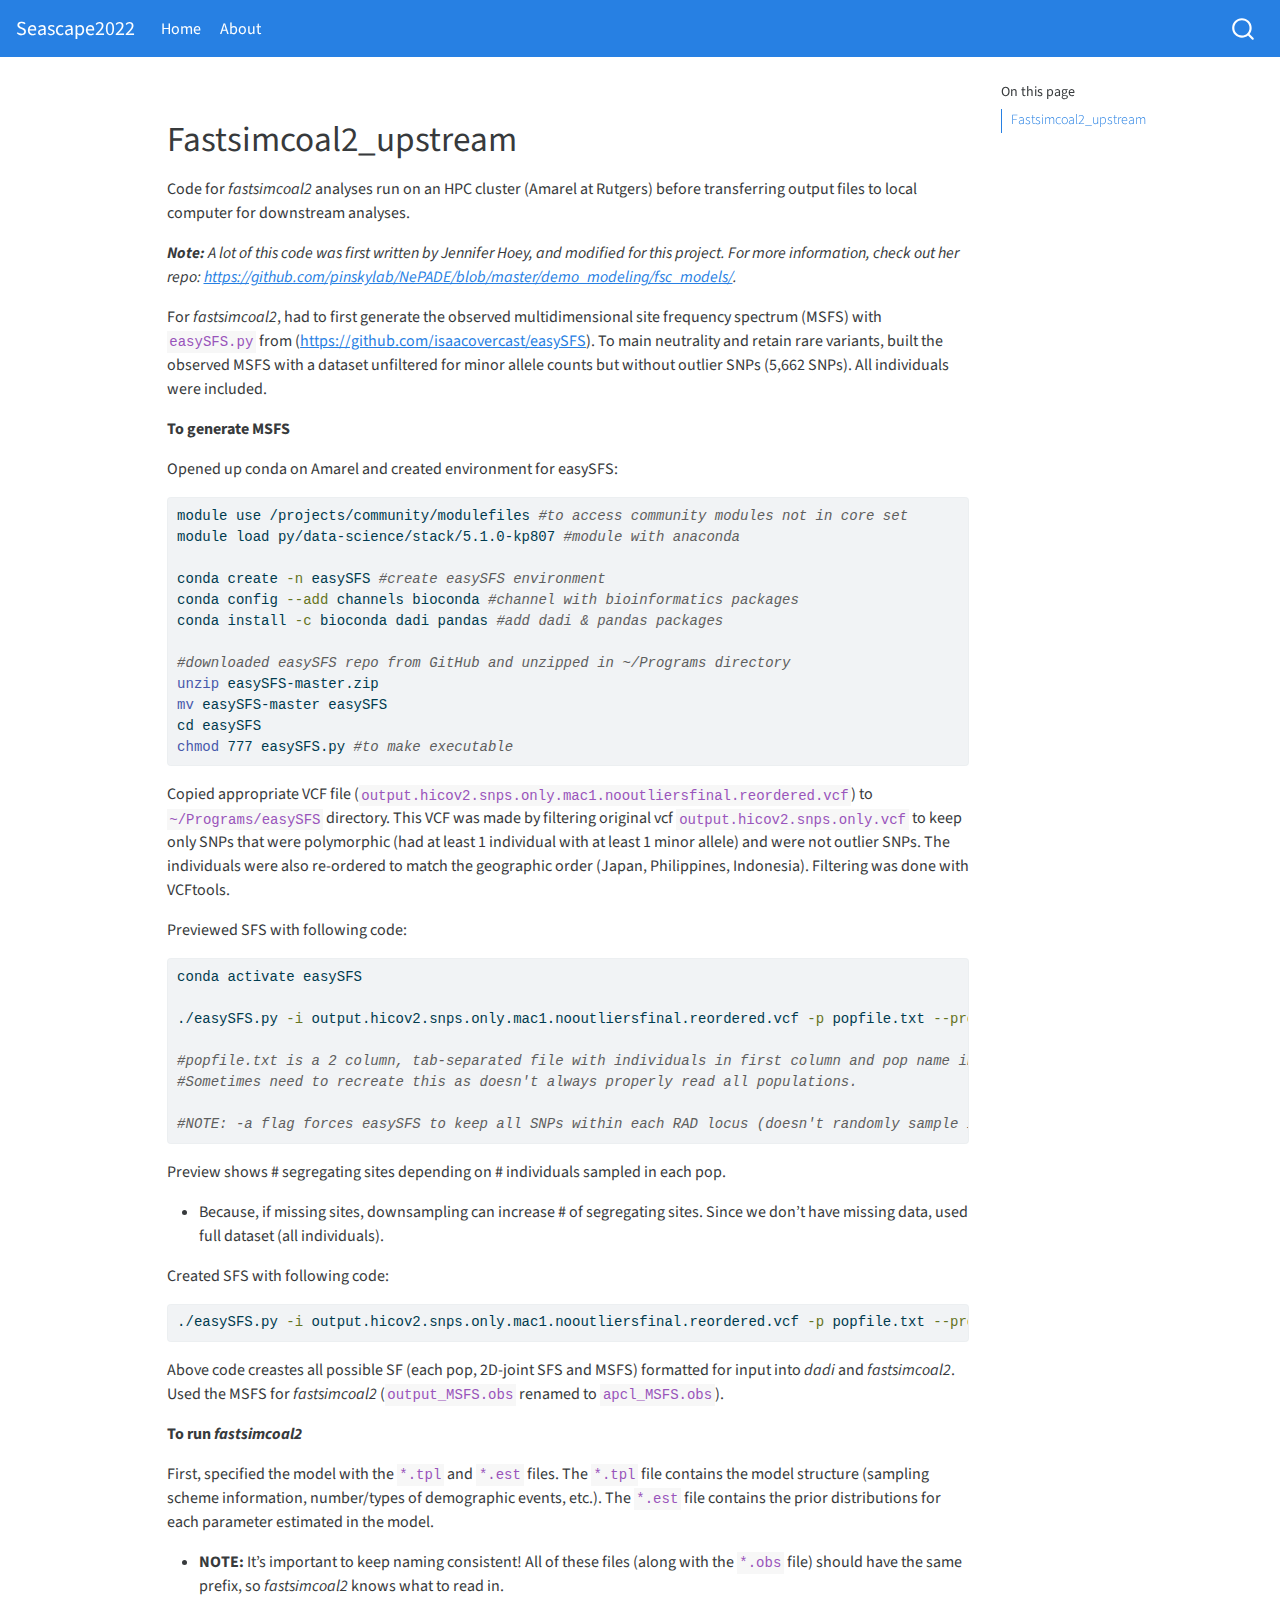
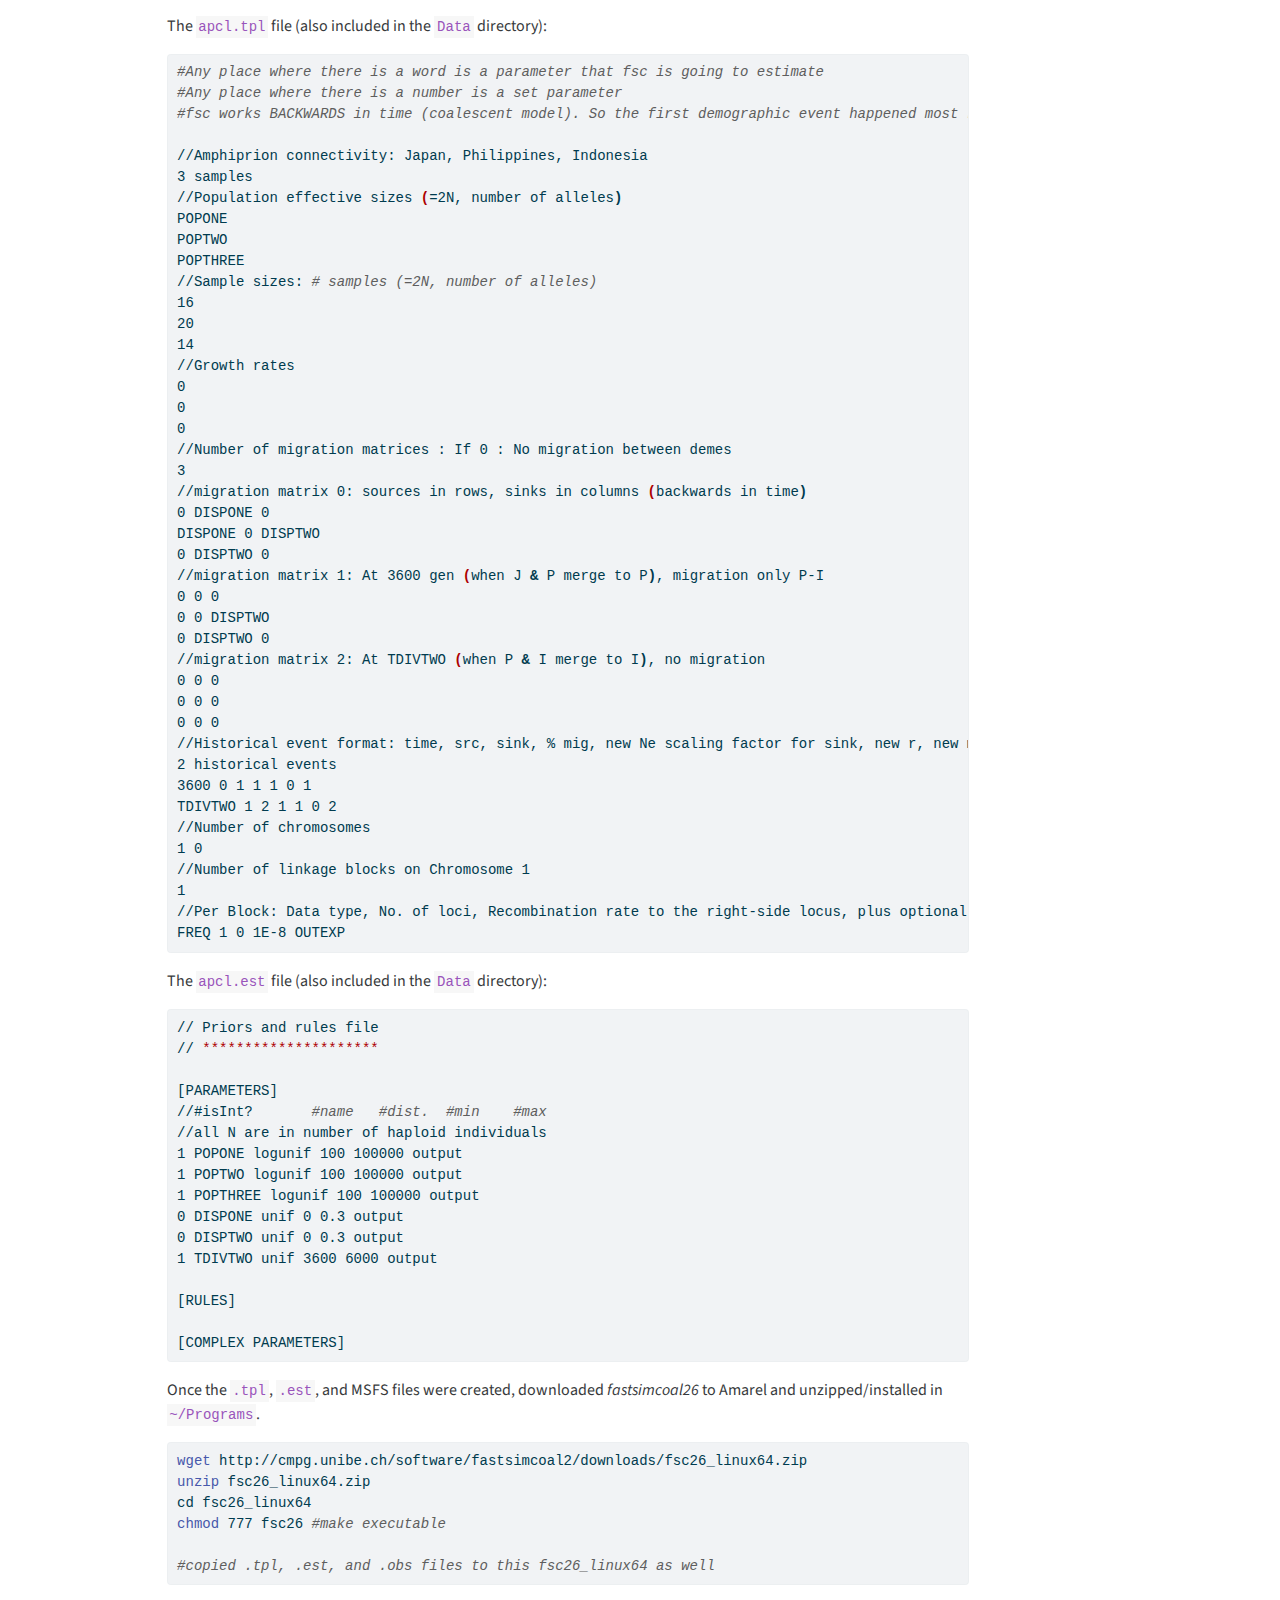
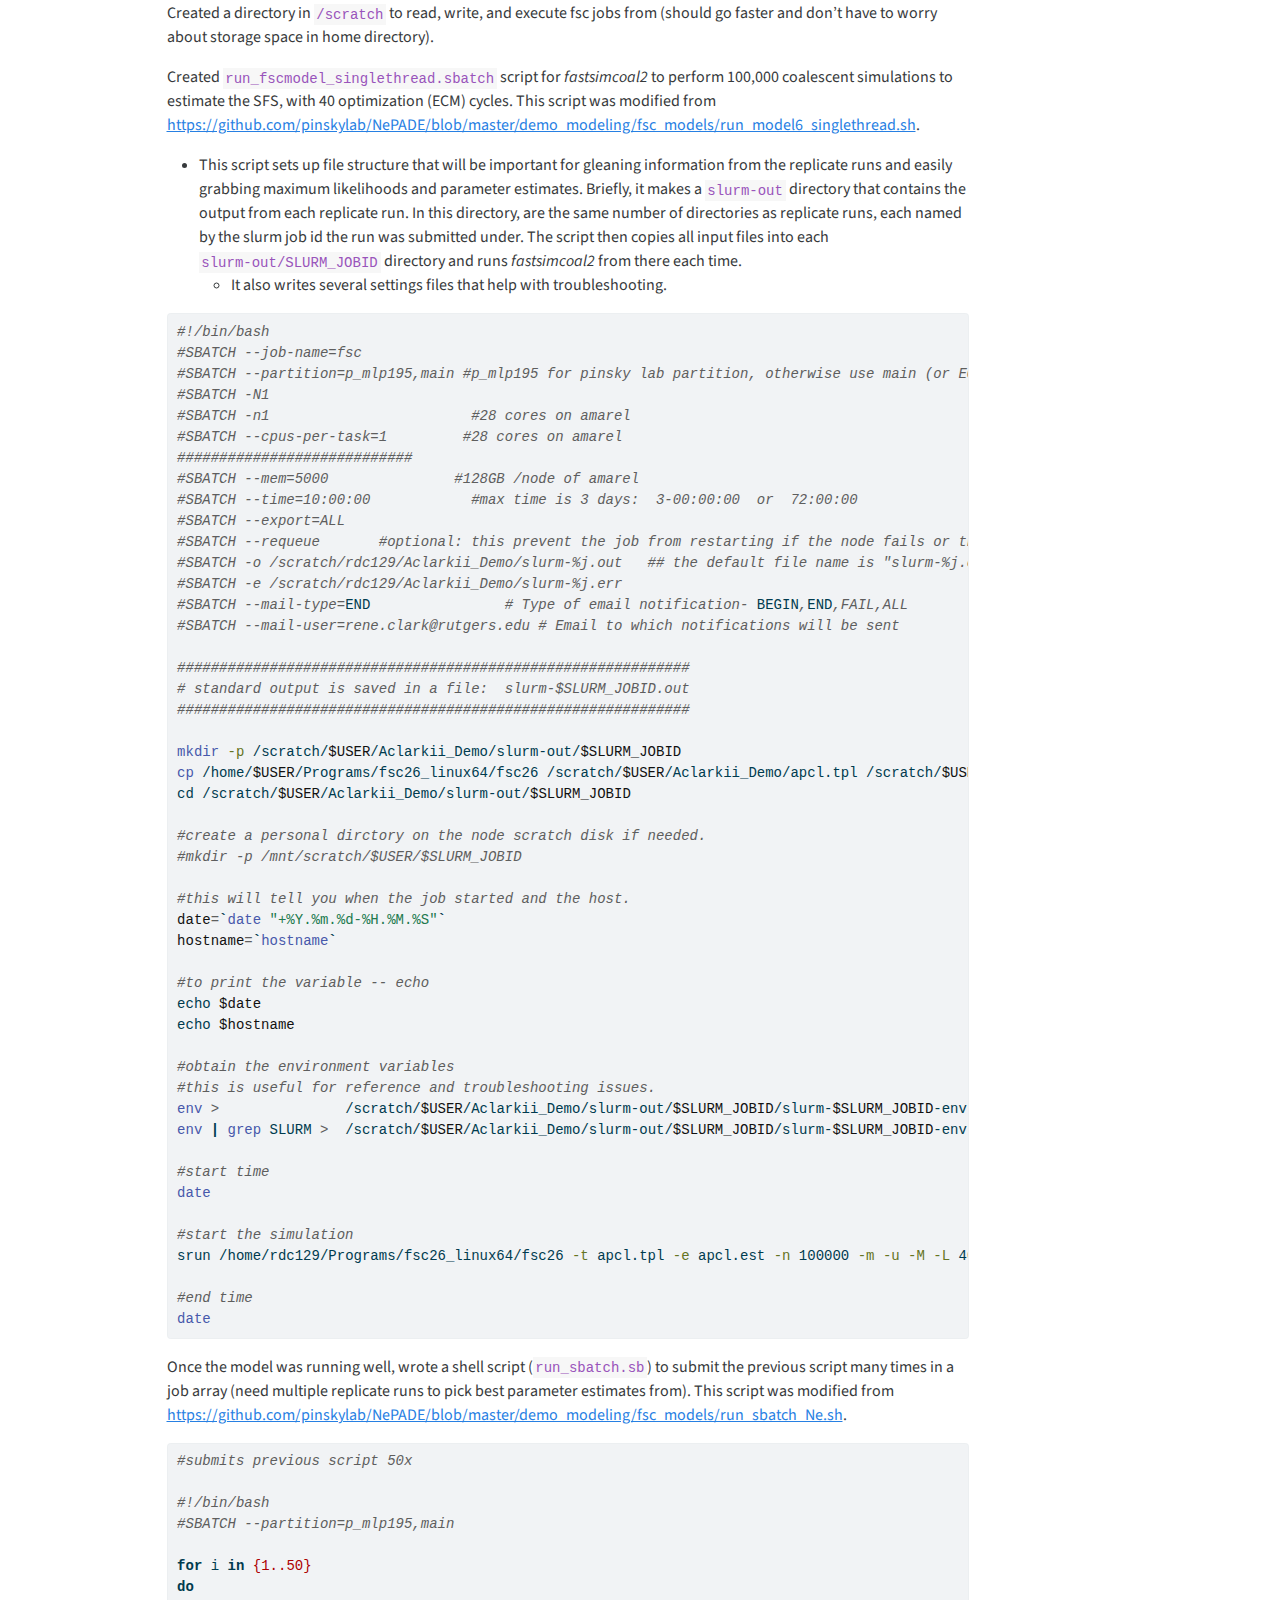
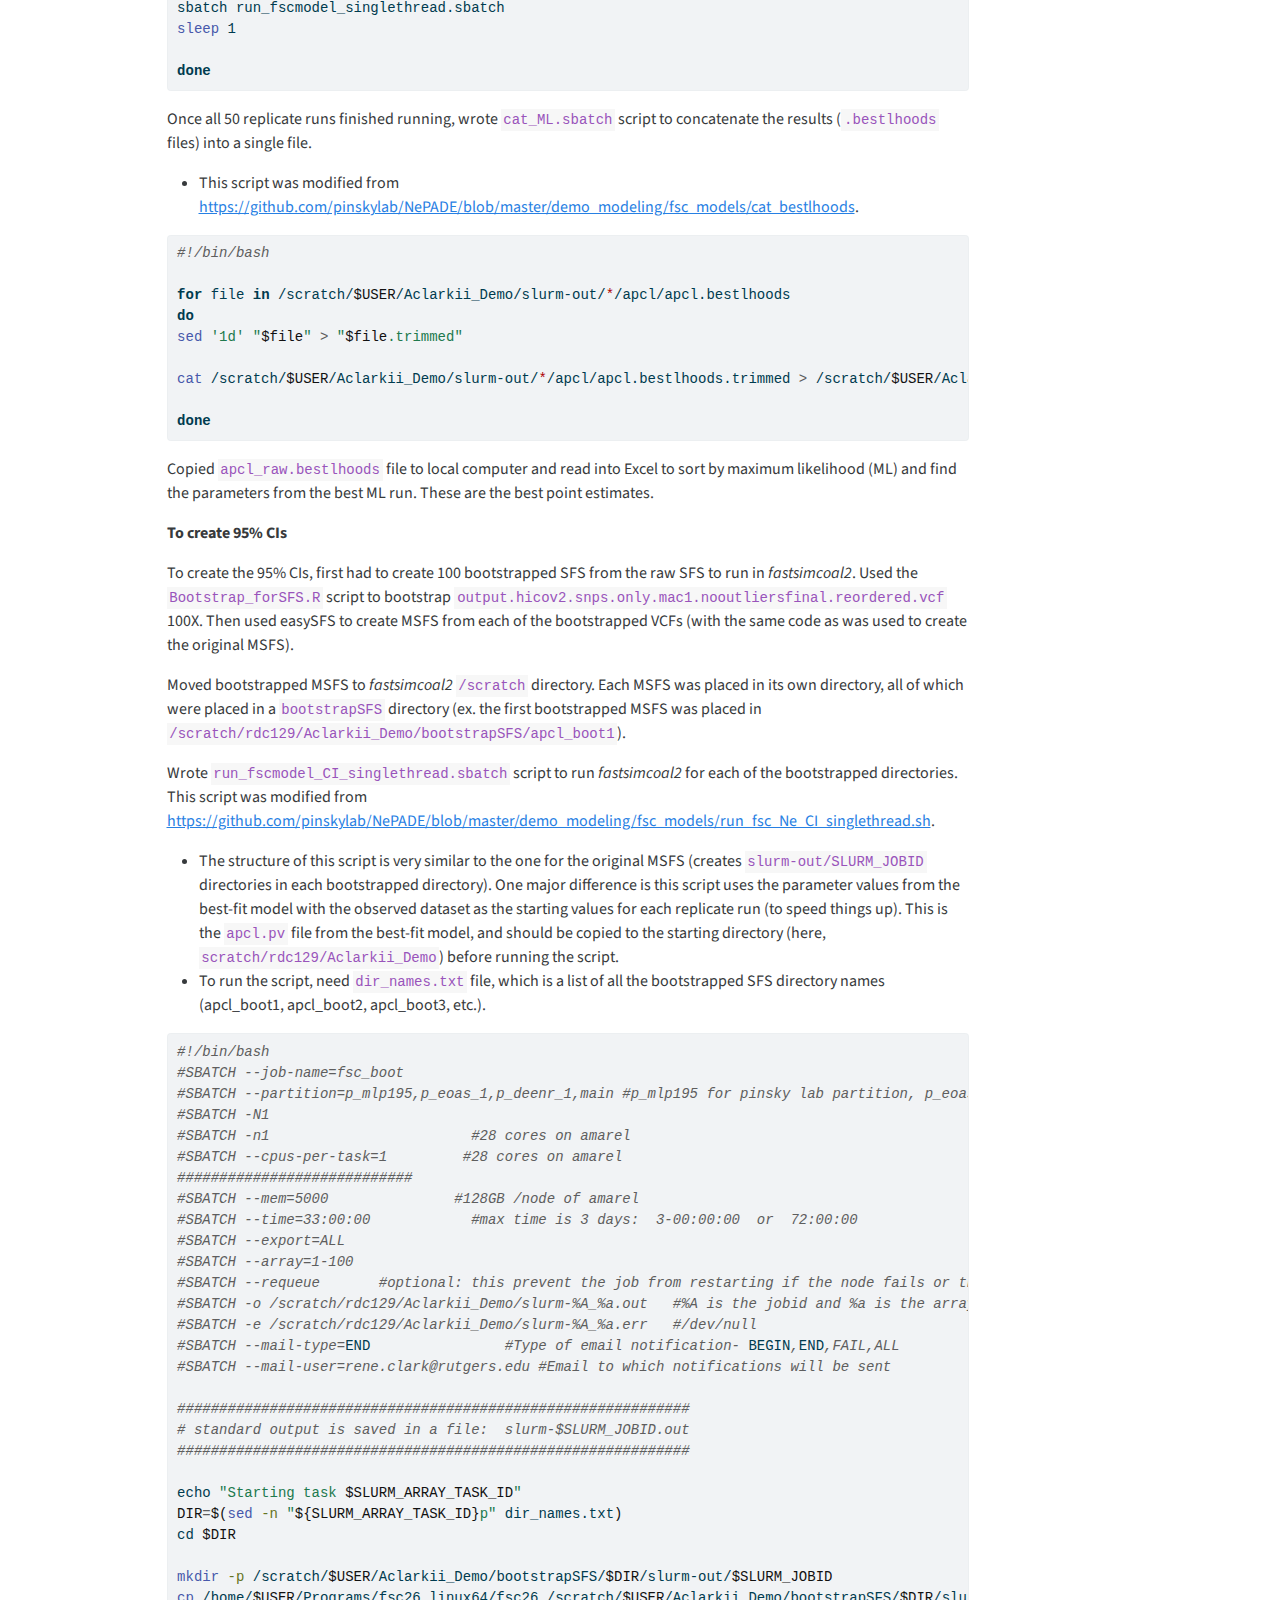
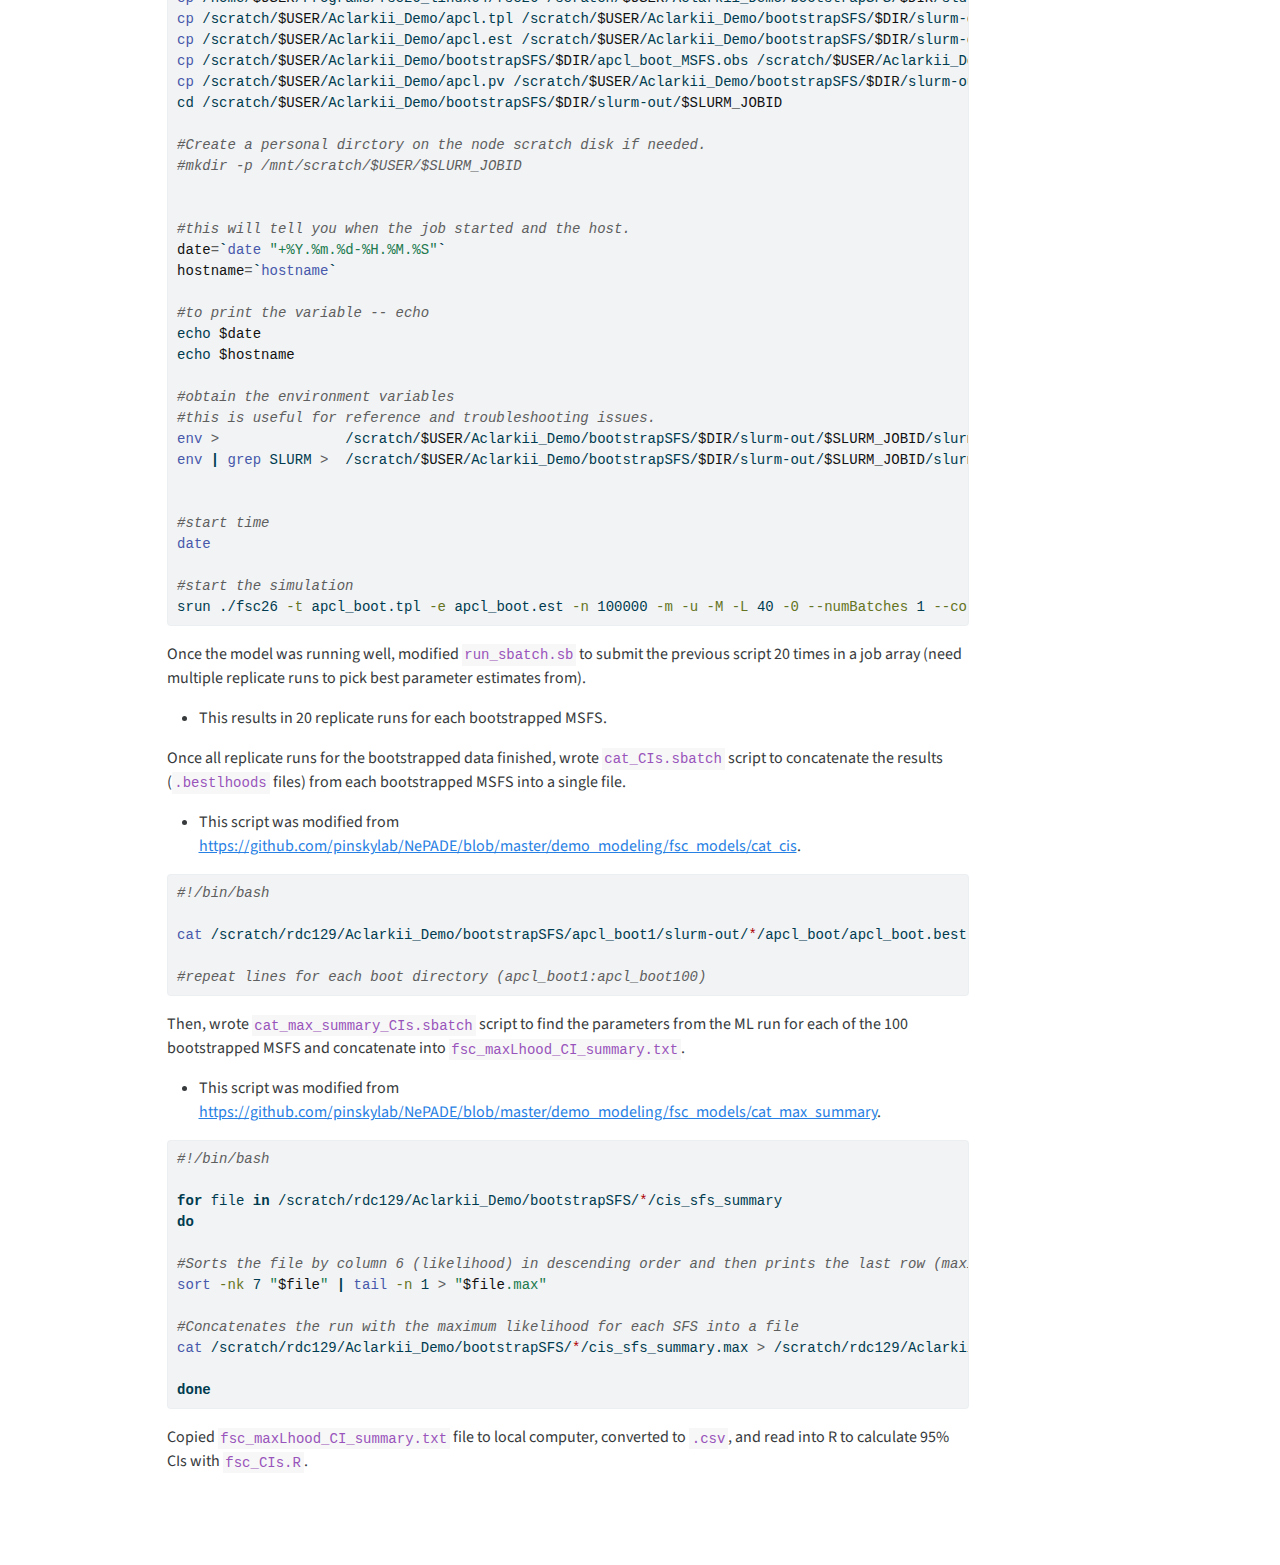
<file: docs/databases/genomic_repositories/rspb.2021.0407/Fastsimcoal2_upstream.html>
<!DOCTYPE html>
<html xmlns="http://www.w3.org/1999/xhtml" lang="en" xml:lang="en"><head>

<meta charset="utf-8">
<meta name="generator" content="quarto-1.0.37">

<meta name="viewport" content="width=device-width, initial-scale=1.0, user-scalable=yes">


<title>Seascape2022 – fastsimcoal2_upstream</title>
<style>
code{white-space: pre-wrap;}
span.smallcaps{font-variant: small-caps;}
span.underline{text-decoration: underline;}
div.column{display: inline-block; vertical-align: top; width: 50%;}
div.hanging-indent{margin-left: 1.5em; text-indent: -1.5em;}
ul.task-list{list-style: none;}
pre > code.sourceCode { white-space: pre; position: relative; }
pre > code.sourceCode > span { display: inline-block; line-height: 1.25; }
pre > code.sourceCode > span:empty { height: 1.2em; }
.sourceCode { overflow: visible; }
code.sourceCode > span { color: inherit; text-decoration: inherit; }
div.sourceCode { margin: 1em 0; }
pre.sourceCode { margin: 0; }
@media screen {
div.sourceCode { overflow: auto; }
}
@media print {
pre > code.sourceCode { white-space: pre-wrap; }
pre > code.sourceCode > span { text-indent: -5em; padding-left: 5em; }
}
pre.numberSource code
  { counter-reset: source-line 0; }
pre.numberSource code > span
  { position: relative; left: -4em; counter-increment: source-line; }
pre.numberSource code > span > a:first-child::before
  { content: counter(source-line);
    position: relative; left: -1em; text-align: right; vertical-align: baseline;
    border: none; display: inline-block;
    -webkit-touch-callout: none; -webkit-user-select: none;
    -khtml-user-select: none; -moz-user-select: none;
    -ms-user-select: none; user-select: none;
    padding: 0 4px; width: 4em;
    color: #aaaaaa;
  }
pre.numberSource { margin-left: 3em; border-left: 1px solid #aaaaaa;  padding-left: 4px; }
div.sourceCode
  {   }
@media screen {
pre > code.sourceCode > span > a:first-child::before { text-decoration: underline; }
}
code span.al { color: #ff0000; font-weight: bold; } /* Alert */
code span.an { color: #60a0b0; font-weight: bold; font-style: italic; } /* Annotation */
code span.at { color: #7d9029; } /* Attribute */
code span.bn { color: #40a070; } /* BaseN */
code span.bu { } /* BuiltIn */
code span.cf { color: #007020; font-weight: bold; } /* ControlFlow */
code span.ch { color: #4070a0; } /* Char */
code span.cn { color: #880000; } /* Constant */
code span.co { color: #60a0b0; font-style: italic; } /* Comment */
code span.cv { color: #60a0b0; font-weight: bold; font-style: italic; } /* CommentVar */
code span.do { color: #ba2121; font-style: italic; } /* Documentation */
code span.dt { color: #902000; } /* DataType */
code span.dv { color: #40a070; } /* DecVal */
code span.er { color: #ff0000; font-weight: bold; } /* Error */
code span.ex { } /* Extension */
code span.fl { color: #40a070; } /* Float */
code span.fu { color: #06287e; } /* Function */
code span.im { } /* Import */
code span.in { color: #60a0b0; font-weight: bold; font-style: italic; } /* Information */
code span.kw { color: #007020; font-weight: bold; } /* Keyword */
code span.op { color: #666666; } /* Operator */
code span.ot { color: #007020; } /* Other */
code span.pp { color: #bc7a00; } /* Preprocessor */
code span.sc { color: #4070a0; } /* SpecialChar */
code span.ss { color: #bb6688; } /* SpecialString */
code span.st { color: #4070a0; } /* String */
code span.va { color: #19177c; } /* Variable */
code span.vs { color: #4070a0; } /* VerbatimString */
code span.wa { color: #60a0b0; font-weight: bold; font-style: italic; } /* Warning */
</style>


<script src="../../../site_libs/quarto-nav/quarto-nav.js"></script>
<script src="../../../site_libs/quarto-nav/headroom.min.js"></script>
<script src="../../../site_libs/clipboard/clipboard.min.js"></script>
<script src="../../../site_libs/quarto-search/autocomplete.umd.js"></script>
<script src="../../../site_libs/quarto-search/fuse.min.js"></script>
<script src="../../../site_libs/quarto-search/quarto-search.js"></script>
<meta name="quarto:offset" content="../../../">
<script src="../../../site_libs/quarto-html/quarto.js"></script>
<script src="../../../site_libs/quarto-html/popper.min.js"></script>
<script src="../../../site_libs/quarto-html/tippy.umd.min.js"></script>
<script src="../../../site_libs/quarto-html/anchor.min.js"></script>
<link href="../../../site_libs/quarto-html/tippy.css" rel="stylesheet">
<link href="../../../site_libs/quarto-html/quarto-syntax-highlighting.css" rel="stylesheet" id="quarto-text-highlighting-styles">
<script src="../../../site_libs/bootstrap/bootstrap.min.js"></script>
<link href="../../../site_libs/bootstrap/bootstrap-icons.css" rel="stylesheet">
<link href="../../../site_libs/bootstrap/bootstrap.min.css" rel="stylesheet" id="quarto-bootstrap" data-mode="light">
<script id="quarto-search-options" type="application/json">{
  "location": "navbar",
  "copy-button": false,
  "collapse-after": 3,
  "panel-placement": "end",
  "type": "overlay",
  "limit": 20,
  "language": {
    "search-no-results-text": "No results",
    "search-matching-documents-text": "matching documents",
    "search-copy-link-title": "Copy link to search",
    "search-hide-matches-text": "Hide additional matches",
    "search-more-match-text": "more match in this document",
    "search-more-matches-text": "more matches in this document",
    "search-clear-button-title": "Clear",
    "search-detached-cancel-button-title": "Cancel",
    "search-submit-button-title": "Submit"
  }
}</script>


<link rel="stylesheet" href="../../../styles.css">
</head>

<body class="nav-fixed">

<div id="quarto-search-results"></div>
  <header id="quarto-header" class="headroom fixed-top">
    <nav class="navbar navbar-expand-lg navbar-dark ">
      <div class="navbar-container container-fluid">
      <a class="navbar-brand" href="../../../index.html">
    <span class="navbar-title">Seascape2022</span>
  </a>
          <button class="navbar-toggler" type="button" data-bs-toggle="collapse" data-bs-target="#navbarCollapse" aria-controls="navbarCollapse" aria-expanded="false" aria-label="Toggle navigation" onclick="if (window.quartoToggleHeadroom) { window.quartoToggleHeadroom(); }">
  <span class="navbar-toggler-icon"></span>
</button>
          <div class="collapse navbar-collapse" id="navbarCollapse">
            <ul class="navbar-nav navbar-nav-scroll me-auto">
  <li class="nav-item">
    <a class="nav-link" href="../../../index.html">Home</a>
  </li>  
  <li class="nav-item">
    <a class="nav-link" href="../../../about.html">About</a>
  </li>  
</ul>
              <div id="quarto-search" class="" title="Search"></div>
          </div> <!-- /navcollapse -->
      </div> <!-- /container-fluid -->
    </nav>
</header>
<!-- content -->
<div id="quarto-content" class="quarto-container page-columns page-rows-contents page-layout-article page-navbar">
<!-- sidebar -->
<!-- margin-sidebar -->
    <div id="quarto-margin-sidebar" class="sidebar margin-sidebar">
        <nav id="TOC" role="doc-toc">
    <h2 id="toc-title">On this page</h2>
   
  <ul>
  <li><a href="#fastsimcoal2_upstream" id="toc-fastsimcoal2_upstream" class="nav-link active" data-scroll-target="#fastsimcoal2_upstream">Fastsimcoal2_upstream</a></li>
  </ul>
</nav>
    </div>
<!-- main -->
<main class="content" id="quarto-document-content">



<section id="fastsimcoal2_upstream" class="level1">
<h1>Fastsimcoal2_upstream</h1>
<p>Code for <em>fastsimcoal2</em> analyses run on an HPC cluster (Amarel at Rutgers) before transferring output files to local computer for downstream analyses.</p>
<p><em><strong>Note:</strong> A lot of this code was first written by Jennifer Hoey, and modified for this project. For more information, check out her repo: <a href="https://github.com/pinskylab/NePADE/blob/master/demo_modeling/fsc_models/" class="uri">https://github.com/pinskylab/NePADE/blob/master/demo_modeling/fsc_models/</a>. </em></p>
<p>For <em>fastsimcoal2</em>, had to first generate the observed multidimensional site frequency spectrum (MSFS) with <code>easySFS.py</code> from (<a href="https://github.com/isaacovercast/easySFS" class="uri">https://github.com/isaacovercast/easySFS</a>). To main neutrality and retain rare variants, built the observed MSFS with a dataset unfiltered for minor allele counts but without outlier SNPs (5,662 SNPs). All individuals were included.</p>
<p><strong>To generate MSFS</strong></p>
<p>Opened up conda on Amarel and created environment for easySFS:</p>
<div class="sourceCode" id="cb1"><pre class="sourceCode bash code-with-copy"><code class="sourceCode bash"><span id="cb1-1"><a href="#cb1-1" aria-hidden="true" tabindex="-1"></a><span class="ex">module</span> use /projects/community/modulefiles <span class="co">#to access community modules not in core set</span></span>
<span id="cb1-2"><a href="#cb1-2" aria-hidden="true" tabindex="-1"></a><span class="ex">module</span> load py/data-science/stack/5.1.0-kp807 <span class="co">#module with anaconda</span></span>
<span id="cb1-3"><a href="#cb1-3" aria-hidden="true" tabindex="-1"></a></span>
<span id="cb1-4"><a href="#cb1-4" aria-hidden="true" tabindex="-1"></a><span class="ex">conda</span> create <span class="at">-n</span> easySFS <span class="co">#create easySFS environment</span></span>
<span id="cb1-5"><a href="#cb1-5" aria-hidden="true" tabindex="-1"></a><span class="ex">conda</span> config <span class="at">--add</span> channels bioconda <span class="co">#channel with bioinformatics packages</span></span>
<span id="cb1-6"><a href="#cb1-6" aria-hidden="true" tabindex="-1"></a><span class="ex">conda</span> install <span class="at">-c</span> bioconda dadi pandas <span class="co">#add dadi &amp; pandas packages</span></span>
<span id="cb1-7"><a href="#cb1-7" aria-hidden="true" tabindex="-1"></a></span>
<span id="cb1-8"><a href="#cb1-8" aria-hidden="true" tabindex="-1"></a><span class="co">#downloaded easySFS repo from GitHub and unzipped in ~/Programs directory</span></span>
<span id="cb1-9"><a href="#cb1-9" aria-hidden="true" tabindex="-1"></a><span class="fu">unzip</span> easySFS-master.zip</span>
<span id="cb1-10"><a href="#cb1-10" aria-hidden="true" tabindex="-1"></a><span class="fu">mv</span> easySFS-master easySFS</span>
<span id="cb1-11"><a href="#cb1-11" aria-hidden="true" tabindex="-1"></a><span class="bu">cd</span> easySFS</span>
<span id="cb1-12"><a href="#cb1-12" aria-hidden="true" tabindex="-1"></a><span class="fu">chmod</span> 777 easySFS.py <span class="co">#to make executable</span></span></code><button title="Copy to Clipboard" class="code-copy-button"><i class="bi"></i></button></pre></div>
<p>Copied appropriate VCF file (<code>output.hicov2.snps.only.mac1.nooutliersfinal.reordered.vcf</code>) to <code>~/Programs/easySFS</code> directory. This VCF was made by filtering original vcf <code>output.hicov2.snps.only.vcf</code> to keep only SNPs that were polymorphic (had at least 1 individual with at least 1 minor allele) and were not outlier SNPs. The individuals were also re-ordered to match the geographic order (Japan, Philippines, Indonesia). Filtering was done with VCFtools.</p>
<p>Previewed SFS with following code:</p>
<div class="sourceCode" id="cb2"><pre class="sourceCode bash code-with-copy"><code class="sourceCode bash"><span id="cb2-1"><a href="#cb2-1" aria-hidden="true" tabindex="-1"></a><span class="ex">conda</span> activate easySFS</span>
<span id="cb2-2"><a href="#cb2-2" aria-hidden="true" tabindex="-1"></a></span>
<span id="cb2-3"><a href="#cb2-3" aria-hidden="true" tabindex="-1"></a><span class="ex">./easySFS.py</span> <span class="at">-i</span> output.hicov2.snps.only.mac1.nooutliersfinal.reordered.vcf <span class="at">-p</span> popfile.txt <span class="at">--preview</span> <span class="at">-a</span> </span>
<span id="cb2-4"><a href="#cb2-4" aria-hidden="true" tabindex="-1"></a></span>
<span id="cb2-5"><a href="#cb2-5" aria-hidden="true" tabindex="-1"></a><span class="co">#popfile.txt is a 2 column, tab-separated file with individuals in first column and pop name in second. </span></span>
<span id="cb2-6"><a href="#cb2-6" aria-hidden="true" tabindex="-1"></a><span class="co">#Sometimes need to recreate this as doesn't always properly read all populations.</span></span>
<span id="cb2-7"><a href="#cb2-7" aria-hidden="true" tabindex="-1"></a></span>
<span id="cb2-8"><a href="#cb2-8" aria-hidden="true" tabindex="-1"></a><span class="co">#NOTE: -a flag forces easySFS to keep all SNPs within each RAD locus (doesn't randomly sample 1 SNP per locus)</span></span></code><button title="Copy to Clipboard" class="code-copy-button"><i class="bi"></i></button></pre></div>
<p>Preview shows # segregating sites depending on # individuals sampled in each pop.</p>
<ul>
<li>Because, if missing sites, downsampling can increase # of segregating sites. Since we don’t have missing data, used full dataset (all individuals).</li>
</ul>
<p>Created SFS with following code:</p>
<div class="sourceCode" id="cb3"><pre class="sourceCode bash code-with-copy"><code class="sourceCode bash"><span id="cb3-1"><a href="#cb3-1" aria-hidden="true" tabindex="-1"></a><span class="ex">./easySFS.py</span> <span class="at">-i</span> output.hicov2.snps.only.mac1.nooutliersfinal.reordered.vcf <span class="at">-p</span> popfile.txt <span class="at">--proj</span> 16,20,14 <span class="at">-a</span> <span class="at">-o</span> output <span class="at">-f</span></span></code><button title="Copy to Clipboard" class="code-copy-button"><i class="bi"></i></button></pre></div>
<p>Above code creastes all possible SF (each pop, 2D-joint SFS and MSFS) formatted for input into <em>dadi</em> and <em>fastsimcoal2</em>. Used the MSFS for <em>fastsimcoal2</em> (<code>output_MSFS.obs</code> renamed to <code>apcl_MSFS.obs</code>).</p>
<p><strong>To run <em>fastsimcoal2</em></strong></p>
<p>First, specified the model with the <code>*.tpl</code> and <code>*.est</code> files. The <code>*.tpl</code> file contains the model structure (sampling scheme information, number/types of demographic events, etc.). The <code>*.est</code> file contains the prior distributions for each parameter estimated in the model.</p>
<ul>
<li><strong>NOTE:</strong> It’s important to keep naming consistent! All of these files (along with the <code>*.obs</code> file) should have the same prefix, so <em>fastsimcoal2</em> knows what to read in.</li>
</ul>
<p>The <code>apcl.tpl</code> file (also included in the <code>Data</code> directory):</p>
<div class="sourceCode" id="cb4"><pre class="sourceCode bash code-with-copy"><code class="sourceCode bash"><span id="cb4-1"><a href="#cb4-1" aria-hidden="true" tabindex="-1"></a><span class="co">#Any place where there is a word is a parameter that fsc is going to estimate</span></span>
<span id="cb4-2"><a href="#cb4-2" aria-hidden="true" tabindex="-1"></a><span class="co">#Any place where there is a number is a set parameter</span></span>
<span id="cb4-3"><a href="#cb4-3" aria-hidden="true" tabindex="-1"></a><span class="co">#fsc works BACKWARDS in time (coalescent model). So the first demographic event happened most recently in time, then moves backwards from there</span></span>
<span id="cb4-4"><a href="#cb4-4" aria-hidden="true" tabindex="-1"></a></span>
<span id="cb4-5"><a href="#cb4-5" aria-hidden="true" tabindex="-1"></a><span class="ex">//Amphiprion</span> connectivity: Japan, Philippines, Indonesia</span>
<span id="cb4-6"><a href="#cb4-6" aria-hidden="true" tabindex="-1"></a><span class="ex">3</span> samples</span>
<span id="cb4-7"><a href="#cb4-7" aria-hidden="true" tabindex="-1"></a><span class="ex">//Population</span> effective sizes <span class="er">(</span><span class="ex">=2N,</span> number of alleles<span class="kw">)</span></span>
<span id="cb4-8"><a href="#cb4-8" aria-hidden="true" tabindex="-1"></a><span class="ex">POPONE</span></span>
<span id="cb4-9"><a href="#cb4-9" aria-hidden="true" tabindex="-1"></a><span class="ex">POPTWO</span></span>
<span id="cb4-10"><a href="#cb4-10" aria-hidden="true" tabindex="-1"></a><span class="ex">POPTHREE</span></span>
<span id="cb4-11"><a href="#cb4-11" aria-hidden="true" tabindex="-1"></a><span class="ex">//Sample</span> sizes: <span class="co"># samples (=2N, number of alleles)</span></span>
<span id="cb4-12"><a href="#cb4-12" aria-hidden="true" tabindex="-1"></a><span class="ex">16</span></span>
<span id="cb4-13"><a href="#cb4-13" aria-hidden="true" tabindex="-1"></a><span class="ex">20</span></span>
<span id="cb4-14"><a href="#cb4-14" aria-hidden="true" tabindex="-1"></a><span class="ex">14</span></span>
<span id="cb4-15"><a href="#cb4-15" aria-hidden="true" tabindex="-1"></a><span class="ex">//Growth</span> rates</span>
<span id="cb4-16"><a href="#cb4-16" aria-hidden="true" tabindex="-1"></a><span class="ex">0</span></span>
<span id="cb4-17"><a href="#cb4-17" aria-hidden="true" tabindex="-1"></a><span class="ex">0</span></span>
<span id="cb4-18"><a href="#cb4-18" aria-hidden="true" tabindex="-1"></a><span class="ex">0</span></span>
<span id="cb4-19"><a href="#cb4-19" aria-hidden="true" tabindex="-1"></a><span class="ex">//Number</span> of migration matrices : If 0 : No migration between demes</span>
<span id="cb4-20"><a href="#cb4-20" aria-hidden="true" tabindex="-1"></a><span class="ex">3</span></span>
<span id="cb4-21"><a href="#cb4-21" aria-hidden="true" tabindex="-1"></a><span class="ex">//migration</span> matrix 0: sources in rows, sinks in columns <span class="er">(</span><span class="ex">backwards</span> in time<span class="kw">)</span></span>
<span id="cb4-22"><a href="#cb4-22" aria-hidden="true" tabindex="-1"></a><span class="ex">0</span> DISPONE 0</span>
<span id="cb4-23"><a href="#cb4-23" aria-hidden="true" tabindex="-1"></a><span class="ex">DISPONE</span> 0 DISPTWO</span>
<span id="cb4-24"><a href="#cb4-24" aria-hidden="true" tabindex="-1"></a><span class="ex">0</span> DISPTWO 0</span>
<span id="cb4-25"><a href="#cb4-25" aria-hidden="true" tabindex="-1"></a><span class="ex">//migration</span> matrix 1: At 3600 gen <span class="er">(</span><span class="ex">when</span> J <span class="kw">&amp;</span> <span class="ex">P</span> merge to P<span class="kw">)</span><span class="ex">,</span> migration only P-I</span>
<span id="cb4-26"><a href="#cb4-26" aria-hidden="true" tabindex="-1"></a><span class="ex">0</span> 0 0</span>
<span id="cb4-27"><a href="#cb4-27" aria-hidden="true" tabindex="-1"></a><span class="ex">0</span> 0 DISPTWO</span>
<span id="cb4-28"><a href="#cb4-28" aria-hidden="true" tabindex="-1"></a><span class="ex">0</span> DISPTWO 0</span>
<span id="cb4-29"><a href="#cb4-29" aria-hidden="true" tabindex="-1"></a><span class="ex">//migration</span> matrix 2: At TDIVTWO <span class="er">(</span><span class="ex">when</span> P <span class="kw">&amp;</span> <span class="ex">I</span> merge to I<span class="kw">)</span><span class="ex">,</span> no migration</span>
<span id="cb4-30"><a href="#cb4-30" aria-hidden="true" tabindex="-1"></a><span class="ex">0</span> 0 0</span>
<span id="cb4-31"><a href="#cb4-31" aria-hidden="true" tabindex="-1"></a><span class="ex">0</span> 0 0</span>
<span id="cb4-32"><a href="#cb4-32" aria-hidden="true" tabindex="-1"></a><span class="ex">0</span> 0 0</span>
<span id="cb4-33"><a href="#cb4-33" aria-hidden="true" tabindex="-1"></a><span class="ex">//Historical</span> event format: time, src, sink, % mig, new Ne scaling factor for sink, new r, new mig matrix:</span>
<span id="cb4-34"><a href="#cb4-34" aria-hidden="true" tabindex="-1"></a><span class="ex">2</span> historical events</span>
<span id="cb4-35"><a href="#cb4-35" aria-hidden="true" tabindex="-1"></a><span class="ex">3600</span> 0 1 1 1 0 1</span>
<span id="cb4-36"><a href="#cb4-36" aria-hidden="true" tabindex="-1"></a><span class="ex">TDIVTWO</span> 1 2 1 1 0 2</span>
<span id="cb4-37"><a href="#cb4-37" aria-hidden="true" tabindex="-1"></a><span class="ex">//Number</span> of chromosomes</span>
<span id="cb4-38"><a href="#cb4-38" aria-hidden="true" tabindex="-1"></a><span class="ex">1</span> 0</span>
<span id="cb4-39"><a href="#cb4-39" aria-hidden="true" tabindex="-1"></a><span class="ex">//Number</span> of linkage blocks on Chromosome 1</span>
<span id="cb4-40"><a href="#cb4-40" aria-hidden="true" tabindex="-1"></a><span class="ex">1</span></span>
<span id="cb4-41"><a href="#cb4-41" aria-hidden="true" tabindex="-1"></a><span class="ex">//Per</span> Block: Data type, No. of loci, Recombination rate to the right-side locus, plus optional parameters</span>
<span id="cb4-42"><a href="#cb4-42" aria-hidden="true" tabindex="-1"></a><span class="ex">FREQ</span> 1 0 1E-8 OUTEXP</span></code><button title="Copy to Clipboard" class="code-copy-button"><i class="bi"></i></button></pre></div>
<p>The <code>apcl.est</code> file (also included in the <code>Data</code> directory):</p>
<div class="sourceCode" id="cb5"><pre class="sourceCode bash code-with-copy"><code class="sourceCode bash"><span id="cb5-1"><a href="#cb5-1" aria-hidden="true" tabindex="-1"></a><span class="ex">//</span> Priors and rules file</span>
<span id="cb5-2"><a href="#cb5-2" aria-hidden="true" tabindex="-1"></a><span class="ex">//</span> <span class="pp">*********************</span></span>
<span id="cb5-3"><a href="#cb5-3" aria-hidden="true" tabindex="-1"></a></span>
<span id="cb5-4"><a href="#cb5-4" aria-hidden="true" tabindex="-1"></a><span class="ex">[PARAMETERS]</span></span>
<span id="cb5-5"><a href="#cb5-5" aria-hidden="true" tabindex="-1"></a><span class="ex">//#isInt?</span>       <span class="co">#name   #dist.  #min    #max</span></span>
<span id="cb5-6"><a href="#cb5-6" aria-hidden="true" tabindex="-1"></a><span class="ex">//all</span> N are in number of haploid individuals</span>
<span id="cb5-7"><a href="#cb5-7" aria-hidden="true" tabindex="-1"></a><span class="ex">1</span> POPONE logunif 100 100000 output</span>
<span id="cb5-8"><a href="#cb5-8" aria-hidden="true" tabindex="-1"></a><span class="ex">1</span> POPTWO logunif 100 100000 output</span>
<span id="cb5-9"><a href="#cb5-9" aria-hidden="true" tabindex="-1"></a><span class="ex">1</span> POPTHREE logunif 100 100000 output</span>
<span id="cb5-10"><a href="#cb5-10" aria-hidden="true" tabindex="-1"></a><span class="ex">0</span> DISPONE unif 0 0.3 output</span>
<span id="cb5-11"><a href="#cb5-11" aria-hidden="true" tabindex="-1"></a><span class="ex">0</span> DISPTWO unif 0 0.3 output</span>
<span id="cb5-12"><a href="#cb5-12" aria-hidden="true" tabindex="-1"></a><span class="ex">1</span> TDIVTWO unif 3600 6000 output</span>
<span id="cb5-13"><a href="#cb5-13" aria-hidden="true" tabindex="-1"></a></span>
<span id="cb5-14"><a href="#cb5-14" aria-hidden="true" tabindex="-1"></a><span class="ex">[RULES]</span></span>
<span id="cb5-15"><a href="#cb5-15" aria-hidden="true" tabindex="-1"></a></span>
<span id="cb5-16"><a href="#cb5-16" aria-hidden="true" tabindex="-1"></a><span class="ex">[COMPLEX</span> PARAMETERS]</span></code><button title="Copy to Clipboard" class="code-copy-button"><i class="bi"></i></button></pre></div>
<p>Once the <code>.tpl</code>, <code>.est</code>, and MSFS files were created, downloaded <em>fastsimcoal26</em> to Amarel and unzipped/installed in <code>~/Programs</code>.</p>
<div class="sourceCode" id="cb6"><pre class="sourceCode bash code-with-copy"><code class="sourceCode bash"><span id="cb6-1"><a href="#cb6-1" aria-hidden="true" tabindex="-1"></a><span class="fu">wget</span> http://cmpg.unibe.ch/software/fastsimcoal2/downloads/fsc26_linux64.zip</span>
<span id="cb6-2"><a href="#cb6-2" aria-hidden="true" tabindex="-1"></a><span class="fu">unzip</span> fsc26_linux64.zip</span>
<span id="cb6-3"><a href="#cb6-3" aria-hidden="true" tabindex="-1"></a><span class="bu">cd</span> fsc26_linux64</span>
<span id="cb6-4"><a href="#cb6-4" aria-hidden="true" tabindex="-1"></a><span class="fu">chmod</span> 777 fsc26 <span class="co">#make executable</span></span>
<span id="cb6-5"><a href="#cb6-5" aria-hidden="true" tabindex="-1"></a></span>
<span id="cb6-6"><a href="#cb6-6" aria-hidden="true" tabindex="-1"></a><span class="co">#copied .tpl, .est, and .obs files to this fsc26_linux64 as well</span></span></code><button title="Copy to Clipboard" class="code-copy-button"><i class="bi"></i></button></pre></div>
<p>Created a directory in <code>/scratch</code> to read, write, and execute fsc jobs from (should go faster and don’t have to worry about storage space in home directory).</p>
<p>Created <code>run_fscmodel_singlethread.sbatch</code> script for <em>fastsimcoal2</em> to perform 100,000 coalescent simulations to estimate the SFS, with 40 optimization (ECM) cycles. This script was modified from <a href="https://github.com/pinskylab/NePADE/blob/master/demo_modeling/fsc_models/run_model6_singlethread.sh" class="uri">https://github.com/pinskylab/NePADE/blob/master/demo_modeling/fsc_models/run_model6_singlethread.sh</a>.</p>
<ul>
<li>This script sets up file structure that will be important for gleaning information from the replicate runs and easily grabbing maximum likelihoods and parameter estimates. Briefly, it makes a <code>slurm-out</code> directory that contains the output from each replicate run. In this directory, are the same number of directories as replicate runs, each named by the slurm job id the run was submitted under. The script then copies all input files into each <code>slurm-out/SLURM_JOBID</code> directory and runs <em>fastsimcoal2</em> from there each time.
<ul>
<li>It also writes several settings files that help with troubleshooting.</li>
</ul></li>
</ul>
<div class="sourceCode" id="cb7"><pre class="sourceCode bash code-with-copy"><code class="sourceCode bash"><span id="cb7-1"><a href="#cb7-1" aria-hidden="true" tabindex="-1"></a><span class="co">#!/bin/bash</span></span>
<span id="cb7-2"><a href="#cb7-2" aria-hidden="true" tabindex="-1"></a><span class="co">#SBATCH --job-name=fsc</span></span>
<span id="cb7-3"><a href="#cb7-3" aria-hidden="true" tabindex="-1"></a><span class="co">#SBATCH --partition=p_mlp195,main #p_mlp195 for pinsky lab partition, otherwise use main (or EOAS or E&amp;E)</span></span>
<span id="cb7-4"><a href="#cb7-4" aria-hidden="true" tabindex="-1"></a><span class="co">#SBATCH -N1</span></span>
<span id="cb7-5"><a href="#cb7-5" aria-hidden="true" tabindex="-1"></a><span class="co">#SBATCH -n1                        #28 cores on amarel</span></span>
<span id="cb7-6"><a href="#cb7-6" aria-hidden="true" tabindex="-1"></a><span class="co">#SBATCH --cpus-per-task=1         #28 cores on amarel</span></span>
<span id="cb7-7"><a href="#cb7-7" aria-hidden="true" tabindex="-1"></a><span class="co">############################</span></span>
<span id="cb7-8"><a href="#cb7-8" aria-hidden="true" tabindex="-1"></a><span class="co">#SBATCH --mem=5000               #128GB /node of amarel</span></span>
<span id="cb7-9"><a href="#cb7-9" aria-hidden="true" tabindex="-1"></a><span class="co">#SBATCH --time=10:00:00            #max time is 3 days:  3-00:00:00  or  72:00:00</span></span>
<span id="cb7-10"><a href="#cb7-10" aria-hidden="true" tabindex="-1"></a><span class="co">#SBATCH --export=ALL</span></span>
<span id="cb7-11"><a href="#cb7-11" aria-hidden="true" tabindex="-1"></a><span class="co">#SBATCH --requeue       #optional: this prevent the job from restarting if the node fails or the jobs is preempted.</span></span>
<span id="cb7-12"><a href="#cb7-12" aria-hidden="true" tabindex="-1"></a><span class="co">#SBATCH -o /scratch/rdc129/Aclarkii_Demo/slurm-%j.out   ## the default file name is "slurm-%j.out"</span></span>
<span id="cb7-13"><a href="#cb7-13" aria-hidden="true" tabindex="-1"></a><span class="co">#SBATCH -e /scratch/rdc129/Aclarkii_Demo/slurm-%j.err</span></span>
<span id="cb7-14"><a href="#cb7-14" aria-hidden="true" tabindex="-1"></a><span class="co">#SBATCH --mail-type=</span><span class="re">END</span><span class="co">                # Type of email notification- </span><span class="re">BEGIN</span><span class="co">,</span><span class="re">END</span><span class="co">,FAIL,ALL</span></span>
<span id="cb7-15"><a href="#cb7-15" aria-hidden="true" tabindex="-1"></a><span class="co">#SBATCH --mail-user=rene.clark@rutgers.edu # Email to which notifications will be sent</span></span>
<span id="cb7-16"><a href="#cb7-16" aria-hidden="true" tabindex="-1"></a></span>
<span id="cb7-17"><a href="#cb7-17" aria-hidden="true" tabindex="-1"></a><span class="co">#############################################################</span></span>
<span id="cb7-18"><a href="#cb7-18" aria-hidden="true" tabindex="-1"></a><span class="co"># standard output is saved in a file:  slurm-$SLURM_JOBID.out</span></span>
<span id="cb7-19"><a href="#cb7-19" aria-hidden="true" tabindex="-1"></a><span class="co">#############################################################</span></span>
<span id="cb7-20"><a href="#cb7-20" aria-hidden="true" tabindex="-1"></a></span>
<span id="cb7-21"><a href="#cb7-21" aria-hidden="true" tabindex="-1"></a><span class="fu">mkdir</span> <span class="at">-p</span> /scratch/<span class="va">$USER</span>/Aclarkii_Demo/slurm-out/<span class="va">$SLURM_JOBID</span></span>
<span id="cb7-22"><a href="#cb7-22" aria-hidden="true" tabindex="-1"></a><span class="fu">cp</span> /home/<span class="va">$USER</span>/Programs/fsc26_linux64/fsc26 /scratch/<span class="va">$USER</span>/Aclarkii_Demo/apcl.tpl /scratch/<span class="va">$USER</span>/Aclarkii_Demo/apcl.est /scratch/<span class="va">$USER</span>/Aclarkii_Demo/apcl_MSFS.obs /scratch/<span class="va">$USER</span>/Aclarkii_Demo/slurm-out/<span class="va">$SLURM_JOBID</span></span>
<span id="cb7-23"><a href="#cb7-23" aria-hidden="true" tabindex="-1"></a><span class="bu">cd</span> /scratch/<span class="va">$USER</span>/Aclarkii_Demo/slurm-out/<span class="va">$SLURM_JOBID</span></span>
<span id="cb7-24"><a href="#cb7-24" aria-hidden="true" tabindex="-1"></a></span>
<span id="cb7-25"><a href="#cb7-25" aria-hidden="true" tabindex="-1"></a><span class="co">#create a personal dirctory on the node scratch disk if needed.</span></span>
<span id="cb7-26"><a href="#cb7-26" aria-hidden="true" tabindex="-1"></a><span class="co">#mkdir -p /mnt/scratch/$USER/$SLURM_JOBID</span></span>
<span id="cb7-27"><a href="#cb7-27" aria-hidden="true" tabindex="-1"></a></span>
<span id="cb7-28"><a href="#cb7-28" aria-hidden="true" tabindex="-1"></a><span class="co">#this will tell you when the job started and the host.</span></span>
<span id="cb7-29"><a href="#cb7-29" aria-hidden="true" tabindex="-1"></a><span class="va">date</span><span class="op">=</span><span class="kw">`</span><span class="fu">date</span> <span class="st">"+%Y.%m.%d-%H.%M.%S"</span><span class="kw">`</span></span>
<span id="cb7-30"><a href="#cb7-30" aria-hidden="true" tabindex="-1"></a><span class="va">hostname</span><span class="op">=</span><span class="kw">`</span><span class="fu">hostname</span><span class="kw">`</span></span>
<span id="cb7-31"><a href="#cb7-31" aria-hidden="true" tabindex="-1"></a></span>
<span id="cb7-32"><a href="#cb7-32" aria-hidden="true" tabindex="-1"></a><span class="co">#to print the variable -- echo</span></span>
<span id="cb7-33"><a href="#cb7-33" aria-hidden="true" tabindex="-1"></a><span class="bu">echo</span> <span class="va">$date</span></span>
<span id="cb7-34"><a href="#cb7-34" aria-hidden="true" tabindex="-1"></a><span class="bu">echo</span> <span class="va">$hostname</span></span>
<span id="cb7-35"><a href="#cb7-35" aria-hidden="true" tabindex="-1"></a></span>
<span id="cb7-36"><a href="#cb7-36" aria-hidden="true" tabindex="-1"></a><span class="co">#obtain the environment variables</span></span>
<span id="cb7-37"><a href="#cb7-37" aria-hidden="true" tabindex="-1"></a><span class="co">#this is useful for reference and troubleshooting issues.</span></span>
<span id="cb7-38"><a href="#cb7-38" aria-hidden="true" tabindex="-1"></a><span class="fu">env</span> <span class="op">&gt;</span>               /scratch/<span class="va">$USER</span>/Aclarkii_Demo/slurm-out/<span class="va">$SLURM_JOBID</span>/slurm-<span class="va">$SLURM_JOBID</span>-env-all.out</span>
<span id="cb7-39"><a href="#cb7-39" aria-hidden="true" tabindex="-1"></a><span class="fu">env</span> <span class="kw">|</span> <span class="fu">grep</span> SLURM <span class="op">&gt;</span>  /scratch/<span class="va">$USER</span>/Aclarkii_Demo/slurm-out/<span class="va">$SLURM_JOBID</span>/slurm-<span class="va">$SLURM_JOBID</span>-env-SLURM.out</span>
<span id="cb7-40"><a href="#cb7-40" aria-hidden="true" tabindex="-1"></a></span>
<span id="cb7-41"><a href="#cb7-41" aria-hidden="true" tabindex="-1"></a><span class="co">#start time</span></span>
<span id="cb7-42"><a href="#cb7-42" aria-hidden="true" tabindex="-1"></a><span class="fu">date</span></span>
<span id="cb7-43"><a href="#cb7-43" aria-hidden="true" tabindex="-1"></a></span>
<span id="cb7-44"><a href="#cb7-44" aria-hidden="true" tabindex="-1"></a><span class="co">#start the simulation</span></span>
<span id="cb7-45"><a href="#cb7-45" aria-hidden="true" tabindex="-1"></a><span class="ex">srun</span> /home/rdc129/Programs/fsc26_linux64/fsc26 <span class="at">-t</span> apcl.tpl <span class="at">-e</span> apcl.est <span class="at">-n</span> 100000 <span class="at">-m</span> <span class="at">-u</span> <span class="at">-M</span> <span class="at">-L</span> 40 <span class="at">-0</span> <span class="at">--numBatches</span> 1 <span class="at">--cores</span> 1 <span class="op">&gt;</span> /scratch/<span class="va">$USER</span>/Aclarkii_Demo/slurm-out/<span class="va">$SLURM_JOBID</span>/<span class="va">$SLURM_JOBID</span>-fastsimcoal26.<span class="va">$SLURM_NNODES</span>.<span class="va">$SLURM_NODELIST</span>.<span class="va">$date</span>.a.txt</span>
<span id="cb7-46"><a href="#cb7-46" aria-hidden="true" tabindex="-1"></a></span>
<span id="cb7-47"><a href="#cb7-47" aria-hidden="true" tabindex="-1"></a><span class="co">#end time</span></span>
<span id="cb7-48"><a href="#cb7-48" aria-hidden="true" tabindex="-1"></a><span class="fu">date</span></span></code><button title="Copy to Clipboard" class="code-copy-button"><i class="bi"></i></button></pre></div>
<p>Once the model was running well, wrote a shell script (<code>run_sbatch.sb</code>) to submit the previous script many times in a job array (need multiple replicate runs to pick best parameter estimates from). This script was modified from <a href="https://github.com/pinskylab/NePADE/blob/master/demo_modeling/fsc_models/run_sbatch_Ne.sh" class="uri">https://github.com/pinskylab/NePADE/blob/master/demo_modeling/fsc_models/run_sbatch_Ne.sh</a>.</p>
<div class="sourceCode" id="cb8"><pre class="sourceCode bash code-with-copy"><code class="sourceCode bash"><span id="cb8-1"><a href="#cb8-1" aria-hidden="true" tabindex="-1"></a><span class="co">#submits previous script 50x</span></span>
<span id="cb8-2"><a href="#cb8-2" aria-hidden="true" tabindex="-1"></a></span>
<span id="cb8-3"><a href="#cb8-3" aria-hidden="true" tabindex="-1"></a><span class="co">#!/bin/bash</span></span>
<span id="cb8-4"><a href="#cb8-4" aria-hidden="true" tabindex="-1"></a><span class="co">#SBATCH --partition=p_mlp195,main</span></span>
<span id="cb8-5"><a href="#cb8-5" aria-hidden="true" tabindex="-1"></a></span>
<span id="cb8-6"><a href="#cb8-6" aria-hidden="true" tabindex="-1"></a><span class="cf">for</span> i <span class="kw">in</span> <span class="dt">{</span><span class="dv">1</span><span class="dt">..</span><span class="dv">50</span><span class="dt">}</span></span>
<span id="cb8-7"><a href="#cb8-7" aria-hidden="true" tabindex="-1"></a><span class="cf">do</span></span>
<span id="cb8-8"><a href="#cb8-8" aria-hidden="true" tabindex="-1"></a><span class="ex">sbatch</span> run_fscmodel_singlethread.sbatch</span>
<span id="cb8-9"><a href="#cb8-9" aria-hidden="true" tabindex="-1"></a><span class="fu">sleep</span> 1</span>
<span id="cb8-10"><a href="#cb8-10" aria-hidden="true" tabindex="-1"></a></span>
<span id="cb8-11"><a href="#cb8-11" aria-hidden="true" tabindex="-1"></a><span class="cf">done</span></span></code><button title="Copy to Clipboard" class="code-copy-button"><i class="bi"></i></button></pre></div>
<p>Once all 50 replicate runs finished running, wrote <code>cat_ML.sbatch</code> script to concatenate the results (<code>.bestlhoods</code> files) into a single file.</p>
<ul>
<li>This script was modified from <a href="https://github.com/pinskylab/NePADE/blob/master/demo_modeling/fsc_models/cat_bestlhoods" class="uri">https://github.com/pinskylab/NePADE/blob/master/demo_modeling/fsc_models/cat_bestlhoods</a>.</li>
</ul>
<div class="sourceCode" id="cb9"><pre class="sourceCode bash code-with-copy"><code class="sourceCode bash"><span id="cb9-1"><a href="#cb9-1" aria-hidden="true" tabindex="-1"></a><span class="co">#!/bin/bash</span></span>
<span id="cb9-2"><a href="#cb9-2" aria-hidden="true" tabindex="-1"></a></span>
<span id="cb9-3"><a href="#cb9-3" aria-hidden="true" tabindex="-1"></a><span class="cf">for</span> file <span class="kw">in</span> /scratch/<span class="va">$USER</span>/Aclarkii_Demo/slurm-out/<span class="pp">*</span>/apcl/apcl.bestlhoods</span>
<span id="cb9-4"><a href="#cb9-4" aria-hidden="true" tabindex="-1"></a><span class="cf">do</span></span>
<span id="cb9-5"><a href="#cb9-5" aria-hidden="true" tabindex="-1"></a><span class="fu">sed</span> <span class="st">'1d'</span> <span class="st">"</span><span class="va">$file</span><span class="st">"</span> <span class="op">&gt;</span> <span class="st">"</span><span class="va">$file</span><span class="st">.trimmed"</span></span>
<span id="cb9-6"><a href="#cb9-6" aria-hidden="true" tabindex="-1"></a></span>
<span id="cb9-7"><a href="#cb9-7" aria-hidden="true" tabindex="-1"></a><span class="fu">cat</span> /scratch/<span class="va">$USER</span>/Aclarkii_Demo/slurm-out/<span class="pp">*</span>/apcl/apcl.bestlhoods.trimmed <span class="op">&gt;</span> /scratch/<span class="va">$USER</span>/Aclarkii_Demo/apcl_raw.bestlhoods</span>
<span id="cb9-8"><a href="#cb9-8" aria-hidden="true" tabindex="-1"></a></span>
<span id="cb9-9"><a href="#cb9-9" aria-hidden="true" tabindex="-1"></a><span class="cf">done</span></span></code><button title="Copy to Clipboard" class="code-copy-button"><i class="bi"></i></button></pre></div>
<p>Copied <code>apcl_raw.bestlhoods</code> file to local computer and read into Excel to sort by maximum likelihood (ML) and find the parameters from the best ML run. These are the best point estimates.</p>
<p><strong>To create 95% CIs</strong></p>
<p>To create the 95% CIs, first had to create 100 bootstrapped SFS from the raw SFS to run in <em>fastsimcoal2</em>. Used the <code>Bootstrap_forSFS.R</code> script to bootstrap <code>output.hicov2.snps.only.mac1.nooutliersfinal.reordered.vcf</code> 100X. Then used easySFS to create MSFS from each of the bootstrapped VCFs (with the same code as was used to create the original MSFS).</p>
<p>Moved bootstrapped MSFS to <em>fastsimcoal2</em> <code>/scratch</code> directory. Each MSFS was placed in its own directory, all of which were placed in a <code>bootstrapSFS</code> directory (ex. the first bootstrapped MSFS was placed in <code>/scratch/rdc129/Aclarkii_Demo/bootstrapSFS/apcl_boot1</code>).</p>
<p>Wrote <code>run_fscmodel_CI_singlethread.sbatch</code> script to run <em>fastsimcoal2</em> for each of the bootstrapped directories. This script was modified from <a href="https://github.com/pinskylab/NePADE/blob/master/demo_modeling/fsc_models/run_fsc_Ne_CI_singlethread.sh" class="uri">https://github.com/pinskylab/NePADE/blob/master/demo_modeling/fsc_models/run_fsc_Ne_CI_singlethread.sh</a>.</p>
<ul>
<li>The structure of this script is very similar to the one for the original MSFS (creates <code>slurm-out/SLURM_JOBID</code> directories in each bootstrapped directory). One major difference is this script uses the parameter values from the best-fit model with the observed dataset as the starting values for each replicate run (to speed things up). This is the <code>apcl.pv</code> file from the best-fit model, and should be copied to the starting directory (here, <code>scratch/rdc129/Aclarkii_Demo</code>) before running the script.</li>
<li>To run the script, need <code>dir_names.txt</code> file, which is a list of all the bootstrapped SFS directory names (apcl_boot1, apcl_boot2, apcl_boot3, etc.).</li>
</ul>
<div class="sourceCode" id="cb10"><pre class="sourceCode bash code-with-copy"><code class="sourceCode bash"><span id="cb10-1"><a href="#cb10-1" aria-hidden="true" tabindex="-1"></a><span class="co">#!/bin/bash</span></span>
<span id="cb10-2"><a href="#cb10-2" aria-hidden="true" tabindex="-1"></a><span class="co">#SBATCH --job-name=fsc_boot</span></span>
<span id="cb10-3"><a href="#cb10-3" aria-hidden="true" tabindex="-1"></a><span class="co">#SBATCH --partition=p_mlp195,p_eoas_1,p_deenr_1,main #p_mlp195 for pinsky lab partition, p_eoas_1 for EOAS partition, p_deenr_1 for E&amp;E partition</span></span>
<span id="cb10-4"><a href="#cb10-4" aria-hidden="true" tabindex="-1"></a><span class="co">#SBATCH -N1</span></span>
<span id="cb10-5"><a href="#cb10-5" aria-hidden="true" tabindex="-1"></a><span class="co">#SBATCH -n1                        #28 cores on amarel</span></span>
<span id="cb10-6"><a href="#cb10-6" aria-hidden="true" tabindex="-1"></a><span class="co">#SBATCH --cpus-per-task=1         #28 cores on amarel</span></span>
<span id="cb10-7"><a href="#cb10-7" aria-hidden="true" tabindex="-1"></a><span class="co">############################</span></span>
<span id="cb10-8"><a href="#cb10-8" aria-hidden="true" tabindex="-1"></a><span class="co">#SBATCH --mem=5000               #128GB /node of amarel</span></span>
<span id="cb10-9"><a href="#cb10-9" aria-hidden="true" tabindex="-1"></a><span class="co">#SBATCH --time=33:00:00            #max time is 3 days:  3-00:00:00  or  72:00:00</span></span>
<span id="cb10-10"><a href="#cb10-10" aria-hidden="true" tabindex="-1"></a><span class="co">#SBATCH --export=ALL</span></span>
<span id="cb10-11"><a href="#cb10-11" aria-hidden="true" tabindex="-1"></a><span class="co">#SBATCH --array=1-100</span></span>
<span id="cb10-12"><a href="#cb10-12" aria-hidden="true" tabindex="-1"></a><span class="co">#SBATCH --requeue       #optional: this prevent the job from restarting if the node fails or the jobs is preempted.</span></span>
<span id="cb10-13"><a href="#cb10-13" aria-hidden="true" tabindex="-1"></a><span class="co">#SBATCH -o /scratch/rdc129/Aclarkii_Demo/slurm-%A_%a.out   #%A is the jobid and %a is the array index</span></span>
<span id="cb10-14"><a href="#cb10-14" aria-hidden="true" tabindex="-1"></a><span class="co">#SBATCH -e /scratch/rdc129/Aclarkii_Demo/slurm-%A_%a.err   #/dev/null</span></span>
<span id="cb10-15"><a href="#cb10-15" aria-hidden="true" tabindex="-1"></a><span class="co">#SBATCH --mail-type=</span><span class="re">END</span><span class="co">                #Type of email notification- </span><span class="re">BEGIN</span><span class="co">,</span><span class="re">END</span><span class="co">,FAIL,ALL</span></span>
<span id="cb10-16"><a href="#cb10-16" aria-hidden="true" tabindex="-1"></a><span class="co">#SBATCH --mail-user=rene.clark@rutgers.edu #Email to which notifications will be sent</span></span>
<span id="cb10-17"><a href="#cb10-17" aria-hidden="true" tabindex="-1"></a></span>
<span id="cb10-18"><a href="#cb10-18" aria-hidden="true" tabindex="-1"></a><span class="co">#############################################################</span></span>
<span id="cb10-19"><a href="#cb10-19" aria-hidden="true" tabindex="-1"></a><span class="co"># standard output is saved in a file:  slurm-$SLURM_JOBID.out</span></span>
<span id="cb10-20"><a href="#cb10-20" aria-hidden="true" tabindex="-1"></a><span class="co">#############################################################</span></span>
<span id="cb10-21"><a href="#cb10-21" aria-hidden="true" tabindex="-1"></a></span>
<span id="cb10-22"><a href="#cb10-22" aria-hidden="true" tabindex="-1"></a><span class="bu">echo</span> <span class="st">"Starting task </span><span class="va">$SLURM_ARRAY_TASK_ID</span><span class="st">"</span></span>
<span id="cb10-23"><a href="#cb10-23" aria-hidden="true" tabindex="-1"></a><span class="va">DIR</span><span class="op">=</span><span class="va">$(</span><span class="fu">sed</span> <span class="at">-n</span> <span class="st">"</span><span class="va">${SLURM_ARRAY_TASK_ID}</span><span class="st">p"</span> dir_names.txt<span class="va">)</span></span>
<span id="cb10-24"><a href="#cb10-24" aria-hidden="true" tabindex="-1"></a><span class="bu">cd</span> <span class="va">$DIR</span></span>
<span id="cb10-25"><a href="#cb10-25" aria-hidden="true" tabindex="-1"></a></span>
<span id="cb10-26"><a href="#cb10-26" aria-hidden="true" tabindex="-1"></a><span class="fu">mkdir</span> <span class="at">-p</span> /scratch/<span class="va">$USER</span>/Aclarkii_Demo/bootstrapSFS/<span class="va">$DIR</span>/slurm-out/<span class="va">$SLURM_JOBID</span></span>
<span id="cb10-27"><a href="#cb10-27" aria-hidden="true" tabindex="-1"></a><span class="fu">cp</span> /home/<span class="va">$USER</span>/Programs/fsc26_linux64/fsc26 /scratch/<span class="va">$USER</span>/Aclarkii_Demo/bootstrapSFS/<span class="va">$DIR</span>/slurm-out/<span class="va">$SLURM_JOBID</span></span>
<span id="cb10-28"><a href="#cb10-28" aria-hidden="true" tabindex="-1"></a><span class="fu">cp</span> /scratch/<span class="va">$USER</span>/Aclarkii_Demo/apcl.tpl /scratch/<span class="va">$USER</span>/Aclarkii_Demo/bootstrapSFS/<span class="va">$DIR</span>/slurm-out/<span class="va">$SLURM_JOBID</span>/apcl_boot.tpl</span>
<span id="cb10-29"><a href="#cb10-29" aria-hidden="true" tabindex="-1"></a><span class="fu">cp</span> /scratch/<span class="va">$USER</span>/Aclarkii_Demo/apcl.est /scratch/<span class="va">$USER</span>/Aclarkii_Demo/bootstrapSFS/<span class="va">$DIR</span>/slurm-out/<span class="va">$SLURM_JOBID</span>/apcl_boot.est</span>
<span id="cb10-30"><a href="#cb10-30" aria-hidden="true" tabindex="-1"></a><span class="fu">cp</span> /scratch/<span class="va">$USER</span>/Aclarkii_Demo/bootstrapSFS/<span class="va">$DIR</span>/apcl_boot_MSFS.obs /scratch/<span class="va">$USER</span>/Aclarkii_Demo/bootstrapSFS/<span class="va">$DIR</span>/slurm-out/<span class="va">$SLURM_JOBID</span></span>
<span id="cb10-31"><a href="#cb10-31" aria-hidden="true" tabindex="-1"></a><span class="fu">cp</span> /scratch/<span class="va">$USER</span>/Aclarkii_Demo/apcl.pv /scratch/<span class="va">$USER</span>/Aclarkii_Demo/bootstrapSFS/<span class="va">$DIR</span>/slurm-out/<span class="va">$SLURM_JOBID</span>/apcl_boot.pv</span>
<span id="cb10-32"><a href="#cb10-32" aria-hidden="true" tabindex="-1"></a><span class="bu">cd</span> /scratch/<span class="va">$USER</span>/Aclarkii_Demo/bootstrapSFS/<span class="va">$DIR</span>/slurm-out/<span class="va">$SLURM_JOBID</span></span>
<span id="cb10-33"><a href="#cb10-33" aria-hidden="true" tabindex="-1"></a></span>
<span id="cb10-34"><a href="#cb10-34" aria-hidden="true" tabindex="-1"></a><span class="co">#Create a personal dirctory on the node scratch disk if needed.</span></span>
<span id="cb10-35"><a href="#cb10-35" aria-hidden="true" tabindex="-1"></a><span class="co">#mkdir -p /mnt/scratch/$USER/$SLURM_JOBID</span></span>
<span id="cb10-36"><a href="#cb10-36" aria-hidden="true" tabindex="-1"></a></span>
<span id="cb10-37"><a href="#cb10-37" aria-hidden="true" tabindex="-1"></a></span>
<span id="cb10-38"><a href="#cb10-38" aria-hidden="true" tabindex="-1"></a><span class="co">#this will tell you when the job started and the host.</span></span>
<span id="cb10-39"><a href="#cb10-39" aria-hidden="true" tabindex="-1"></a><span class="va">date</span><span class="op">=</span><span class="kw">`</span><span class="fu">date</span> <span class="st">"+%Y.%m.%d-%H.%M.%S"</span><span class="kw">`</span></span>
<span id="cb10-40"><a href="#cb10-40" aria-hidden="true" tabindex="-1"></a><span class="va">hostname</span><span class="op">=</span><span class="kw">`</span><span class="fu">hostname</span><span class="kw">`</span></span>
<span id="cb10-41"><a href="#cb10-41" aria-hidden="true" tabindex="-1"></a></span>
<span id="cb10-42"><a href="#cb10-42" aria-hidden="true" tabindex="-1"></a><span class="co">#to print the variable -- echo</span></span>
<span id="cb10-43"><a href="#cb10-43" aria-hidden="true" tabindex="-1"></a><span class="bu">echo</span> <span class="va">$date</span></span>
<span id="cb10-44"><a href="#cb10-44" aria-hidden="true" tabindex="-1"></a><span class="bu">echo</span> <span class="va">$hostname</span></span>
<span id="cb10-45"><a href="#cb10-45" aria-hidden="true" tabindex="-1"></a></span>
<span id="cb10-46"><a href="#cb10-46" aria-hidden="true" tabindex="-1"></a><span class="co">#obtain the environment variables</span></span>
<span id="cb10-47"><a href="#cb10-47" aria-hidden="true" tabindex="-1"></a><span class="co">#this is useful for reference and troubleshooting issues.</span></span>
<span id="cb10-48"><a href="#cb10-48" aria-hidden="true" tabindex="-1"></a><span class="fu">env</span> <span class="op">&gt;</span>               /scratch/<span class="va">$USER</span>/Aclarkii_Demo/bootstrapSFS/<span class="va">$DIR</span>/slurm-out/<span class="va">$SLURM_JOBID</span>/slurm-<span class="va">$SLURM_JOBID</span>-env-all.out</span>
<span id="cb10-49"><a href="#cb10-49" aria-hidden="true" tabindex="-1"></a><span class="fu">env</span> <span class="kw">|</span> <span class="fu">grep</span> SLURM <span class="op">&gt;</span>  /scratch/<span class="va">$USER</span>/Aclarkii_Demo/bootstrapSFS/<span class="va">$DIR</span>/slurm-out/<span class="va">$SLURM_JOBID</span>/slurm-<span class="va">$SLURM_JOBID</span>-env-SLURM.out</span>
<span id="cb10-50"><a href="#cb10-50" aria-hidden="true" tabindex="-1"></a></span>
<span id="cb10-51"><a href="#cb10-51" aria-hidden="true" tabindex="-1"></a></span>
<span id="cb10-52"><a href="#cb10-52" aria-hidden="true" tabindex="-1"></a><span class="co">#start time</span></span>
<span id="cb10-53"><a href="#cb10-53" aria-hidden="true" tabindex="-1"></a><span class="fu">date</span></span>
<span id="cb10-54"><a href="#cb10-54" aria-hidden="true" tabindex="-1"></a></span>
<span id="cb10-55"><a href="#cb10-55" aria-hidden="true" tabindex="-1"></a><span class="co">#start the simulation</span></span>
<span id="cb10-56"><a href="#cb10-56" aria-hidden="true" tabindex="-1"></a><span class="ex">srun</span> ./fsc26 <span class="at">-t</span> apcl_boot.tpl <span class="at">-e</span> apcl_boot.est <span class="at">-n</span> 100000 <span class="at">-m</span> <span class="at">-u</span> <span class="at">-M</span> <span class="at">-L</span> 40 <span class="at">-0</span> <span class="at">--numBatches</span> 1 <span class="at">--cores</span> 1 <span class="at">--initValues</span> apcl_boot.pv  <span class="op">&gt;</span> /scratch/<span class="va">$USER</span>/Aclarkii_Demo/bootstrapSFS/<span class="va">$DIR</span>/slurm-out/<span class="va">$SLURM_JOBID</span>/<span class="va">$SLURM_JOBID</span>-fastsimcoal26.<span class="va">$SLURM_NNODES</span>.<span class="va">$SLURM_NODELIST</span>.<span class="va">$date</span>.a.txt</span></code><button title="Copy to Clipboard" class="code-copy-button"><i class="bi"></i></button></pre></div>
<p>Once the model was running well, modified <code>run_sbatch.sb</code> to submit the previous script 20 times in a job array (need multiple replicate runs to pick best parameter estimates from).</p>
<ul>
<li>This results in 20 replicate runs for each bootstrapped MSFS.</li>
</ul>
<p>Once all replicate runs for the bootstrapped data finished, wrote <code>cat_CIs.sbatch</code> script to concatenate the results (<code>.bestlhoods</code> files) from each bootstrapped MSFS into a single file.</p>
<ul>
<li>This script was modified from <a href="https://github.com/pinskylab/NePADE/blob/master/demo_modeling/fsc_models/cat_cis" class="uri">https://github.com/pinskylab/NePADE/blob/master/demo_modeling/fsc_models/cat_cis</a>.</li>
</ul>
<div class="sourceCode" id="cb11"><pre class="sourceCode bash code-with-copy"><code class="sourceCode bash"><span id="cb11-1"><a href="#cb11-1" aria-hidden="true" tabindex="-1"></a><span class="co">#!/bin/bash</span></span>
<span id="cb11-2"><a href="#cb11-2" aria-hidden="true" tabindex="-1"></a></span>
<span id="cb11-3"><a href="#cb11-3" aria-hidden="true" tabindex="-1"></a><span class="fu">cat</span> /scratch/rdc129/Aclarkii_Demo/bootstrapSFS/apcl_boot1/slurm-out/<span class="pp">*</span>/apcl_boot/apcl_boot.bestlhoods.trimmed <span class="op">&gt;</span> /scratch/rdc129/Aclarkii_Demo/bootstrapSFS/apcl_boot1/cis_sfs_summary</span>
<span id="cb11-4"><a href="#cb11-4" aria-hidden="true" tabindex="-1"></a></span>
<span id="cb11-5"><a href="#cb11-5" aria-hidden="true" tabindex="-1"></a><span class="co">#repeat lines for each boot directory (apcl_boot1:apcl_boot100)</span></span></code><button title="Copy to Clipboard" class="code-copy-button"><i class="bi"></i></button></pre></div>
<p>Then, wrote <code>cat_max_summary_CIs.sbatch</code> script to find the parameters from the ML run for each of the 100 bootstrapped MSFS and concatenate into <code>fsc_maxLhood_CI_summary.txt</code>.</p>
<ul>
<li>This script was modified from <a href="https://github.com/pinskylab/NePADE/blob/master/demo_modeling/fsc_models/cat_max_summary" class="uri">https://github.com/pinskylab/NePADE/blob/master/demo_modeling/fsc_models/cat_max_summary</a>.</li>
</ul>
<div class="sourceCode" id="cb12"><pre class="sourceCode bash code-with-copy"><code class="sourceCode bash"><span id="cb12-1"><a href="#cb12-1" aria-hidden="true" tabindex="-1"></a><span class="co">#!/bin/bash</span></span>
<span id="cb12-2"><a href="#cb12-2" aria-hidden="true" tabindex="-1"></a></span>
<span id="cb12-3"><a href="#cb12-3" aria-hidden="true" tabindex="-1"></a><span class="cf">for</span> file <span class="kw">in</span> /scratch/rdc129/Aclarkii_Demo/bootstrapSFS/<span class="pp">*</span>/cis_sfs_summary</span>
<span id="cb12-4"><a href="#cb12-4" aria-hidden="true" tabindex="-1"></a><span class="cf">do</span></span>
<span id="cb12-5"><a href="#cb12-5" aria-hidden="true" tabindex="-1"></a></span>
<span id="cb12-6"><a href="#cb12-6" aria-hidden="true" tabindex="-1"></a><span class="co">#Sorts the file by column 6 (likelihood) in descending order and then prints the last row (maximum since it's negative)</span></span>
<span id="cb12-7"><a href="#cb12-7" aria-hidden="true" tabindex="-1"></a><span class="fu">sort</span> <span class="at">-nk</span> 7 <span class="st">"</span><span class="va">$file</span><span class="st">"</span> <span class="kw">|</span> <span class="fu">tail</span> <span class="at">-n</span> 1 <span class="op">&gt;</span> <span class="st">"</span><span class="va">$file</span><span class="st">.max"</span></span>
<span id="cb12-8"><a href="#cb12-8" aria-hidden="true" tabindex="-1"></a></span>
<span id="cb12-9"><a href="#cb12-9" aria-hidden="true" tabindex="-1"></a><span class="co">#Concatenates the run with the maximum likelihood for each SFS into a file</span></span>
<span id="cb12-10"><a href="#cb12-10" aria-hidden="true" tabindex="-1"></a><span class="fu">cat</span> /scratch/rdc129/Aclarkii_Demo/bootstrapSFS/<span class="pp">*</span>/cis_sfs_summary.max <span class="op">&gt;</span> /scratch/rdc129/Aclarkii_Demo/bootstrapSFS/fsc_maxLhood_CI_summary.txt</span>
<span id="cb12-11"><a href="#cb12-11" aria-hidden="true" tabindex="-1"></a></span>
<span id="cb12-12"><a href="#cb12-12" aria-hidden="true" tabindex="-1"></a><span class="cf">done</span></span></code><button title="Copy to Clipboard" class="code-copy-button"><i class="bi"></i></button></pre></div>
<p>Copied <code>fsc_maxLhood_CI_summary.txt</code> file to local computer, converted to <code>.csv</code>, and read into R to calculate 95% CIs with <code>fsc_CIs.R</code>.</p>


</section>

</main> <!-- /main -->
<script id="quarto-html-after-body" type="application/javascript">
window.document.addEventListener("DOMContentLoaded", function (event) {
  const toggleBodyColorMode = (bsSheetEl) => {
    const mode = bsSheetEl.getAttribute("data-mode");
    const bodyEl = window.document.querySelector("body");
    if (mode === "dark") {
      bodyEl.classList.add("quarto-dark");
      bodyEl.classList.remove("quarto-light");
    } else {
      bodyEl.classList.add("quarto-light");
      bodyEl.classList.remove("quarto-dark");
    }
  }
  const toggleBodyColorPrimary = () => {
    const bsSheetEl = window.document.querySelector("link#quarto-bootstrap");
    if (bsSheetEl) {
      toggleBodyColorMode(bsSheetEl);
    }
  }
  toggleBodyColorPrimary();  
  const icon = "";
  const anchorJS = new window.AnchorJS();
  anchorJS.options = {
    placement: 'right',
    icon: icon
  };
  anchorJS.add('.anchored');
  const clipboard = new window.ClipboardJS('.code-copy-button', {
    target: function(trigger) {
      return trigger.previousElementSibling;
    }
  });
  clipboard.on('success', function(e) {
    // button target
    const button = e.trigger;
    // don't keep focus
    button.blur();
    // flash "checked"
    button.classList.add('code-copy-button-checked');
    var currentTitle = button.getAttribute("title");
    button.setAttribute("title", "Copied!");
    setTimeout(function() {
      button.setAttribute("title", currentTitle);
      button.classList.remove('code-copy-button-checked');
    }, 1000);
    // clear code selection
    e.clearSelection();
  });
  function tippyHover(el, contentFn) {
    const config = {
      allowHTML: true,
      content: contentFn,
      maxWidth: 500,
      delay: 100,
      arrow: false,
      appendTo: function(el) {
          return el.parentElement;
      },
      interactive: true,
      interactiveBorder: 10,
      theme: 'quarto',
      placement: 'bottom-start'
    };
    window.tippy(el, config); 
  }
  const noterefs = window.document.querySelectorAll('a[role="doc-noteref"]');
  for (var i=0; i<noterefs.length; i++) {
    const ref = noterefs[i];
    tippyHover(ref, function() {
      let href = ref.getAttribute('href');
      try { href = new URL(href).hash; } catch {}
      const id = href.replace(/^#\/?/, "");
      const note = window.document.getElementById(id);
      return note.innerHTML;
    });
  }
  var bibliorefs = window.document.querySelectorAll('a[role="doc-biblioref"]');
  for (var i=0; i<bibliorefs.length; i++) {
    const ref = bibliorefs[i];
    const cites = ref.parentNode.getAttribute('data-cites').split(' ');
    tippyHover(ref, function() {
      var popup = window.document.createElement('div');
      cites.forEach(function(cite) {
        var citeDiv = window.document.createElement('div');
        citeDiv.classList.add('hanging-indent');
        citeDiv.classList.add('csl-entry');
        var biblioDiv = window.document.getElementById('ref-' + cite);
        if (biblioDiv) {
          citeDiv.innerHTML = biblioDiv.innerHTML;
        }
        popup.appendChild(citeDiv);
      });
      return popup.innerHTML;
    });
  }
});
</script>
</div> <!-- /content -->



</body></html>
</file>
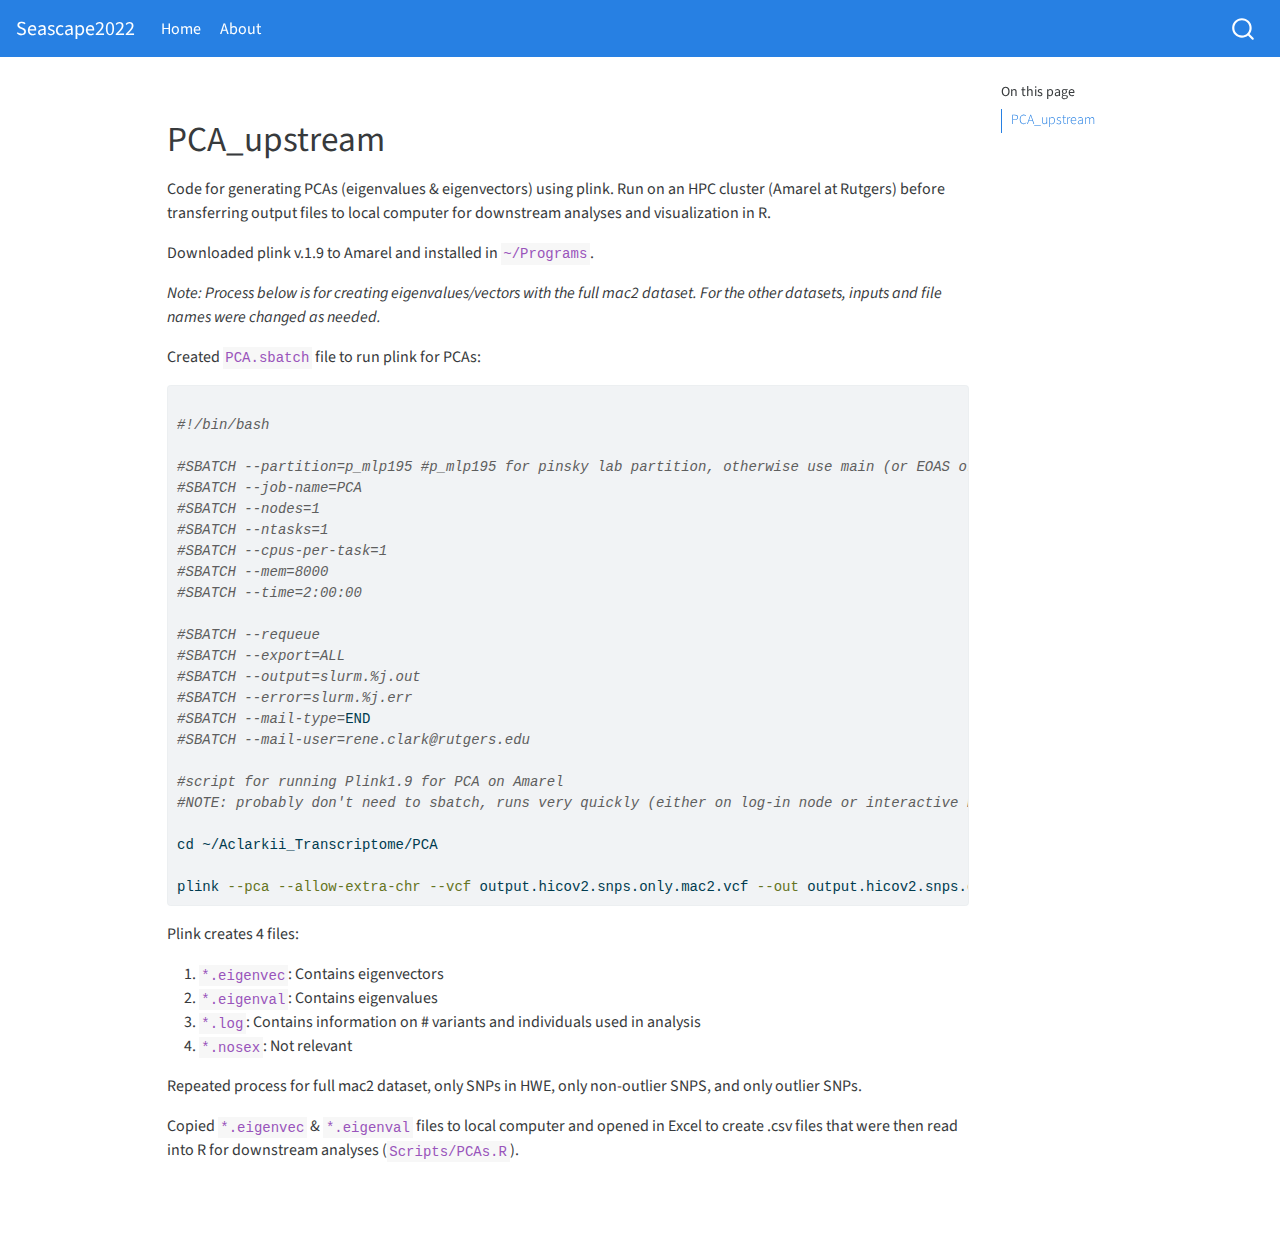
<file: docs/databases/genomic_repositories/rspb.2021.0407/PCA_upstream.html>
<!DOCTYPE html>
<html xmlns="http://www.w3.org/1999/xhtml" lang="en" xml:lang="en"><head>

<meta charset="utf-8">
<meta name="generator" content="quarto-1.0.37">

<meta name="viewport" content="width=device-width, initial-scale=1.0, user-scalable=yes">


<title>Seascape2022 – pca_upstream</title>
<style>
code{white-space: pre-wrap;}
span.smallcaps{font-variant: small-caps;}
span.underline{text-decoration: underline;}
div.column{display: inline-block; vertical-align: top; width: 50%;}
div.hanging-indent{margin-left: 1.5em; text-indent: -1.5em;}
ul.task-list{list-style: none;}
pre > code.sourceCode { white-space: pre; position: relative; }
pre > code.sourceCode > span { display: inline-block; line-height: 1.25; }
pre > code.sourceCode > span:empty { height: 1.2em; }
.sourceCode { overflow: visible; }
code.sourceCode > span { color: inherit; text-decoration: inherit; }
div.sourceCode { margin: 1em 0; }
pre.sourceCode { margin: 0; }
@media screen {
div.sourceCode { overflow: auto; }
}
@media print {
pre > code.sourceCode { white-space: pre-wrap; }
pre > code.sourceCode > span { text-indent: -5em; padding-left: 5em; }
}
pre.numberSource code
  { counter-reset: source-line 0; }
pre.numberSource code > span
  { position: relative; left: -4em; counter-increment: source-line; }
pre.numberSource code > span > a:first-child::before
  { content: counter(source-line);
    position: relative; left: -1em; text-align: right; vertical-align: baseline;
    border: none; display: inline-block;
    -webkit-touch-callout: none; -webkit-user-select: none;
    -khtml-user-select: none; -moz-user-select: none;
    -ms-user-select: none; user-select: none;
    padding: 0 4px; width: 4em;
    color: #aaaaaa;
  }
pre.numberSource { margin-left: 3em; border-left: 1px solid #aaaaaa;  padding-left: 4px; }
div.sourceCode
  {   }
@media screen {
pre > code.sourceCode > span > a:first-child::before { text-decoration: underline; }
}
code span.al { color: #ff0000; font-weight: bold; } /* Alert */
code span.an { color: #60a0b0; font-weight: bold; font-style: italic; } /* Annotation */
code span.at { color: #7d9029; } /* Attribute */
code span.bn { color: #40a070; } /* BaseN */
code span.bu { } /* BuiltIn */
code span.cf { color: #007020; font-weight: bold; } /* ControlFlow */
code span.ch { color: #4070a0; } /* Char */
code span.cn { color: #880000; } /* Constant */
code span.co { color: #60a0b0; font-style: italic; } /* Comment */
code span.cv { color: #60a0b0; font-weight: bold; font-style: italic; } /* CommentVar */
code span.do { color: #ba2121; font-style: italic; } /* Documentation */
code span.dt { color: #902000; } /* DataType */
code span.dv { color: #40a070; } /* DecVal */
code span.er { color: #ff0000; font-weight: bold; } /* Error */
code span.ex { } /* Extension */
code span.fl { color: #40a070; } /* Float */
code span.fu { color: #06287e; } /* Function */
code span.im { } /* Import */
code span.in { color: #60a0b0; font-weight: bold; font-style: italic; } /* Information */
code span.kw { color: #007020; font-weight: bold; } /* Keyword */
code span.op { color: #666666; } /* Operator */
code span.ot { color: #007020; } /* Other */
code span.pp { color: #bc7a00; } /* Preprocessor */
code span.sc { color: #4070a0; } /* SpecialChar */
code span.ss { color: #bb6688; } /* SpecialString */
code span.st { color: #4070a0; } /* String */
code span.va { color: #19177c; } /* Variable */
code span.vs { color: #4070a0; } /* VerbatimString */
code span.wa { color: #60a0b0; font-weight: bold; font-style: italic; } /* Warning */
</style>


<script src="../../../site_libs/quarto-nav/quarto-nav.js"></script>
<script src="../../../site_libs/quarto-nav/headroom.min.js"></script>
<script src="../../../site_libs/clipboard/clipboard.min.js"></script>
<script src="../../../site_libs/quarto-search/autocomplete.umd.js"></script>
<script src="../../../site_libs/quarto-search/fuse.min.js"></script>
<script src="../../../site_libs/quarto-search/quarto-search.js"></script>
<meta name="quarto:offset" content="../../../">
<script src="../../../site_libs/quarto-html/quarto.js"></script>
<script src="../../../site_libs/quarto-html/popper.min.js"></script>
<script src="../../../site_libs/quarto-html/tippy.umd.min.js"></script>
<script src="../../../site_libs/quarto-html/anchor.min.js"></script>
<link href="../../../site_libs/quarto-html/tippy.css" rel="stylesheet">
<link href="../../../site_libs/quarto-html/quarto-syntax-highlighting.css" rel="stylesheet" id="quarto-text-highlighting-styles">
<script src="../../../site_libs/bootstrap/bootstrap.min.js"></script>
<link href="../../../site_libs/bootstrap/bootstrap-icons.css" rel="stylesheet">
<link href="../../../site_libs/bootstrap/bootstrap.min.css" rel="stylesheet" id="quarto-bootstrap" data-mode="light">
<script id="quarto-search-options" type="application/json">{
  "location": "navbar",
  "copy-button": false,
  "collapse-after": 3,
  "panel-placement": "end",
  "type": "overlay",
  "limit": 20,
  "language": {
    "search-no-results-text": "No results",
    "search-matching-documents-text": "matching documents",
    "search-copy-link-title": "Copy link to search",
    "search-hide-matches-text": "Hide additional matches",
    "search-more-match-text": "more match in this document",
    "search-more-matches-text": "more matches in this document",
    "search-clear-button-title": "Clear",
    "search-detached-cancel-button-title": "Cancel",
    "search-submit-button-title": "Submit"
  }
}</script>


<link rel="stylesheet" href="../../../styles.css">
</head>

<body class="nav-fixed">

<div id="quarto-search-results"></div>
  <header id="quarto-header" class="headroom fixed-top">
    <nav class="navbar navbar-expand-lg navbar-dark ">
      <div class="navbar-container container-fluid">
      <a class="navbar-brand" href="../../../index.html">
    <span class="navbar-title">Seascape2022</span>
  </a>
          <button class="navbar-toggler" type="button" data-bs-toggle="collapse" data-bs-target="#navbarCollapse" aria-controls="navbarCollapse" aria-expanded="false" aria-label="Toggle navigation" onclick="if (window.quartoToggleHeadroom) { window.quartoToggleHeadroom(); }">
  <span class="navbar-toggler-icon"></span>
</button>
          <div class="collapse navbar-collapse" id="navbarCollapse">
            <ul class="navbar-nav navbar-nav-scroll me-auto">
  <li class="nav-item">
    <a class="nav-link" href="../../../index.html">Home</a>
  </li>  
  <li class="nav-item">
    <a class="nav-link" href="../../../about.html">About</a>
  </li>  
</ul>
              <div id="quarto-search" class="" title="Search"></div>
          </div> <!-- /navcollapse -->
      </div> <!-- /container-fluid -->
    </nav>
</header>
<!-- content -->
<div id="quarto-content" class="quarto-container page-columns page-rows-contents page-layout-article page-navbar">
<!-- sidebar -->
<!-- margin-sidebar -->
    <div id="quarto-margin-sidebar" class="sidebar margin-sidebar">
        <nav id="TOC" role="doc-toc">
    <h2 id="toc-title">On this page</h2>
   
  <ul>
  <li><a href="#pca_upstream" id="toc-pca_upstream" class="nav-link active" data-scroll-target="#pca_upstream">PCA_upstream</a></li>
  </ul>
</nav>
    </div>
<!-- main -->
<main class="content" id="quarto-document-content">



<section id="pca_upstream" class="level1">
<h1>PCA_upstream</h1>
<p>Code for generating PCAs (eigenvalues &amp; eigenvectors) using plink. Run on an HPC cluster (Amarel at Rutgers) before transferring output files to local computer for downstream analyses and visualization in R.</p>
<p>Downloaded plink v.1.9 to Amarel and installed in <code>~/Programs</code>.</p>
<p><em>Note: Process below is for creating eigenvalues/vectors with the full mac2 dataset. For the other datasets, inputs and file names were changed as needed.</em></p>
<p>Created <code>PCA.sbatch</code> file to run plink for PCAs:</p>
<div class="sourceCode" id="cb1"><pre class="sourceCode bash code-with-copy"><code class="sourceCode bash"><span id="cb1-1"><a href="#cb1-1" aria-hidden="true" tabindex="-1"></a></span>
<span id="cb1-2"><a href="#cb1-2" aria-hidden="true" tabindex="-1"></a><span class="co">#!/bin/bash</span></span>
<span id="cb1-3"><a href="#cb1-3" aria-hidden="true" tabindex="-1"></a></span>
<span id="cb1-4"><a href="#cb1-4" aria-hidden="true" tabindex="-1"></a><span class="co">#SBATCH --partition=p_mlp195 #p_mlp195 for pinsky lab partition, otherwise use main (or EOAS or E&amp;E)</span></span>
<span id="cb1-5"><a href="#cb1-5" aria-hidden="true" tabindex="-1"></a><span class="co">#SBATCH --job-name=PCA</span></span>
<span id="cb1-6"><a href="#cb1-6" aria-hidden="true" tabindex="-1"></a><span class="co">#SBATCH --nodes=1</span></span>
<span id="cb1-7"><a href="#cb1-7" aria-hidden="true" tabindex="-1"></a><span class="co">#SBATCH --ntasks=1</span></span>
<span id="cb1-8"><a href="#cb1-8" aria-hidden="true" tabindex="-1"></a><span class="co">#SBATCH --cpus-per-task=1</span></span>
<span id="cb1-9"><a href="#cb1-9" aria-hidden="true" tabindex="-1"></a><span class="co">#SBATCH --mem=8000</span></span>
<span id="cb1-10"><a href="#cb1-10" aria-hidden="true" tabindex="-1"></a><span class="co">#SBATCH --time=2:00:00</span></span>
<span id="cb1-11"><a href="#cb1-11" aria-hidden="true" tabindex="-1"></a></span>
<span id="cb1-12"><a href="#cb1-12" aria-hidden="true" tabindex="-1"></a><span class="co">#SBATCH --requeue</span></span>
<span id="cb1-13"><a href="#cb1-13" aria-hidden="true" tabindex="-1"></a><span class="co">#SBATCH --export=ALL</span></span>
<span id="cb1-14"><a href="#cb1-14" aria-hidden="true" tabindex="-1"></a><span class="co">#SBATCH --output=slurm.%j.out</span></span>
<span id="cb1-15"><a href="#cb1-15" aria-hidden="true" tabindex="-1"></a><span class="co">#SBATCH --error=slurm.%j.err</span></span>
<span id="cb1-16"><a href="#cb1-16" aria-hidden="true" tabindex="-1"></a><span class="co">#SBATCH --mail-type=</span><span class="re">END</span></span>
<span id="cb1-17"><a href="#cb1-17" aria-hidden="true" tabindex="-1"></a><span class="co">#SBATCH --mail-user=rene.clark@rutgers.edu</span></span>
<span id="cb1-18"><a href="#cb1-18" aria-hidden="true" tabindex="-1"></a></span>
<span id="cb1-19"><a href="#cb1-19" aria-hidden="true" tabindex="-1"></a><span class="co">#script for running Plink1.9 for PCA on Amarel</span></span>
<span id="cb1-20"><a href="#cb1-20" aria-hidden="true" tabindex="-1"></a><span class="co">#NOTE: probably don't need to sbatch, runs very quickly (either on log-in node or interactive node)</span></span>
<span id="cb1-21"><a href="#cb1-21" aria-hidden="true" tabindex="-1"></a></span>
<span id="cb1-22"><a href="#cb1-22" aria-hidden="true" tabindex="-1"></a><span class="bu">cd</span> ~/Aclarkii_Transcriptome/PCA</span>
<span id="cb1-23"><a href="#cb1-23" aria-hidden="true" tabindex="-1"></a></span>
<span id="cb1-24"><a href="#cb1-24" aria-hidden="true" tabindex="-1"></a><span class="ex">plink</span> <span class="at">--pca</span> <span class="at">--allow-extra-chr</span> <span class="at">--vcf</span> output.hicov2.snps.only.mac2.vcf <span class="at">--out</span> output.hicov2.snps.only.mac2</span></code><button title="Copy to Clipboard" class="code-copy-button"><i class="bi"></i></button></pre></div>
<p>Plink creates 4 files:</p>
<ol type="1">
<li><code>*.eigenvec</code>: Contains eigenvectors</li>
<li><code>*.eigenval</code>: Contains eigenvalues</li>
<li><code>*.log</code>: Contains information on # variants and individuals used in analysis</li>
<li><code>*.nosex</code>: Not relevant</li>
</ol>
<p>Repeated process for full mac2 dataset, only SNPs in HWE, only non-outlier SNPS, and only outlier SNPs.</p>
<p>Copied <code>*.eigenvec</code> &amp; <code>*.eigenval</code> files to local computer and opened in Excel to create .csv files that were then read into R for downstream analyses (<code>Scripts/PCAs.R</code>).</p>


</section>

</main> <!-- /main -->
<script id="quarto-html-after-body" type="application/javascript">
window.document.addEventListener("DOMContentLoaded", function (event) {
  const toggleBodyColorMode = (bsSheetEl) => {
    const mode = bsSheetEl.getAttribute("data-mode");
    const bodyEl = window.document.querySelector("body");
    if (mode === "dark") {
      bodyEl.classList.add("quarto-dark");
      bodyEl.classList.remove("quarto-light");
    } else {
      bodyEl.classList.add("quarto-light");
      bodyEl.classList.remove("quarto-dark");
    }
  }
  const toggleBodyColorPrimary = () => {
    const bsSheetEl = window.document.querySelector("link#quarto-bootstrap");
    if (bsSheetEl) {
      toggleBodyColorMode(bsSheetEl);
    }
  }
  toggleBodyColorPrimary();  
  const icon = "";
  const anchorJS = new window.AnchorJS();
  anchorJS.options = {
    placement: 'right',
    icon: icon
  };
  anchorJS.add('.anchored');
  const clipboard = new window.ClipboardJS('.code-copy-button', {
    target: function(trigger) {
      return trigger.previousElementSibling;
    }
  });
  clipboard.on('success', function(e) {
    // button target
    const button = e.trigger;
    // don't keep focus
    button.blur();
    // flash "checked"
    button.classList.add('code-copy-button-checked');
    var currentTitle = button.getAttribute("title");
    button.setAttribute("title", "Copied!");
    setTimeout(function() {
      button.setAttribute("title", currentTitle);
      button.classList.remove('code-copy-button-checked');
    }, 1000);
    // clear code selection
    e.clearSelection();
  });
  function tippyHover(el, contentFn) {
    const config = {
      allowHTML: true,
      content: contentFn,
      maxWidth: 500,
      delay: 100,
      arrow: false,
      appendTo: function(el) {
          return el.parentElement;
      },
      interactive: true,
      interactiveBorder: 10,
      theme: 'quarto',
      placement: 'bottom-start'
    };
    window.tippy(el, config); 
  }
  const noterefs = window.document.querySelectorAll('a[role="doc-noteref"]');
  for (var i=0; i<noterefs.length; i++) {
    const ref = noterefs[i];
    tippyHover(ref, function() {
      let href = ref.getAttribute('href');
      try { href = new URL(href).hash; } catch {}
      const id = href.replace(/^#\/?/, "");
      const note = window.document.getElementById(id);
      return note.innerHTML;
    });
  }
  var bibliorefs = window.document.querySelectorAll('a[role="doc-biblioref"]');
  for (var i=0; i<bibliorefs.length; i++) {
    const ref = bibliorefs[i];
    const cites = ref.parentNode.getAttribute('data-cites').split(' ');
    tippyHover(ref, function() {
      var popup = window.document.createElement('div');
      cites.forEach(function(cite) {
        var citeDiv = window.document.createElement('div');
        citeDiv.classList.add('hanging-indent');
        citeDiv.classList.add('csl-entry');
        var biblioDiv = window.document.getElementById('ref-' + cite);
        if (biblioDiv) {
          citeDiv.innerHTML = biblioDiv.innerHTML;
        }
        popup.appendChild(citeDiv);
      });
      return popup.innerHTML;
    });
  }
});
</script>
</div> <!-- /content -->



</body></html>
</file>
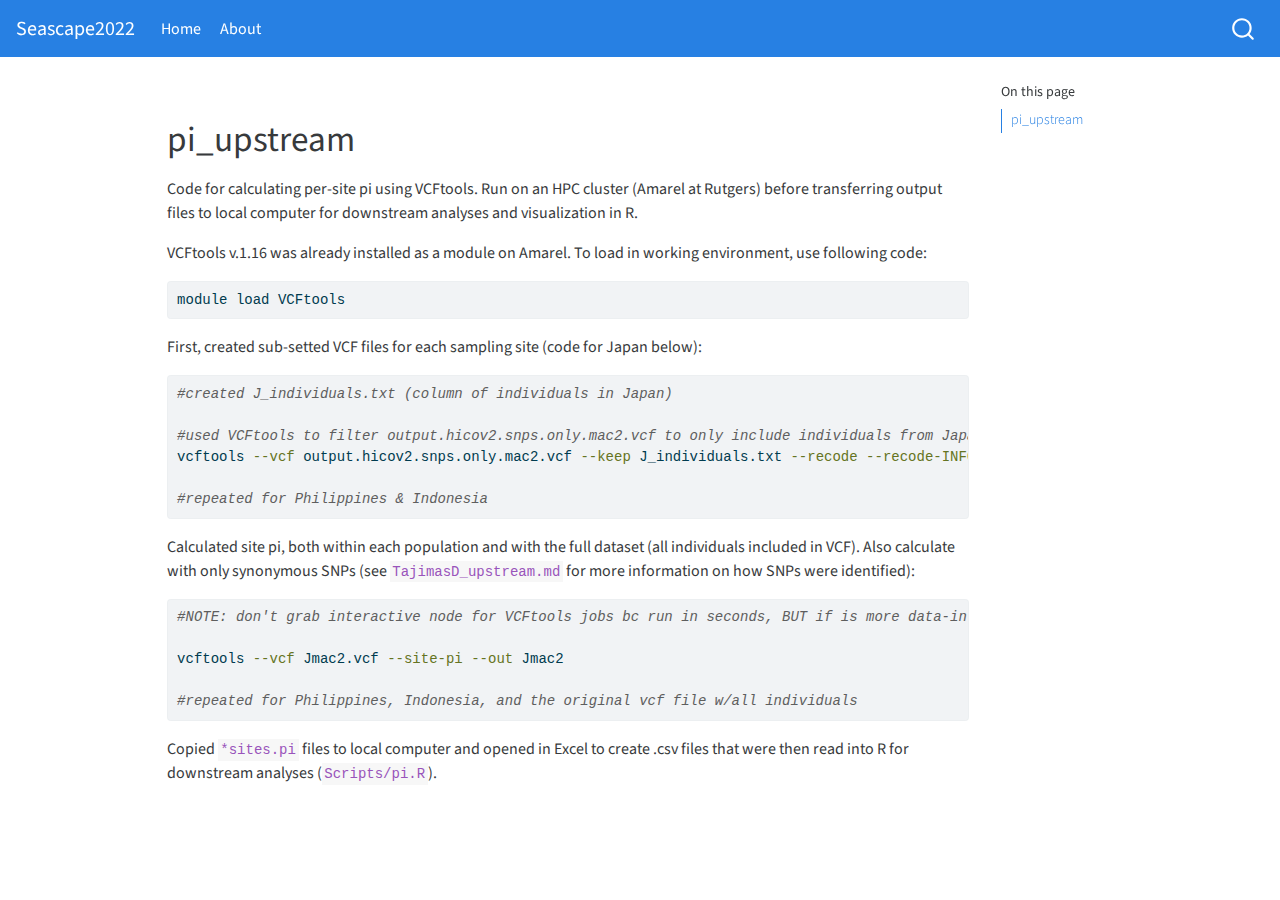
<file: docs/databases/genomic_repositories/rspb.2021.0407/pi_upstream.html>
<!DOCTYPE html>
<html xmlns="http://www.w3.org/1999/xhtml" lang="en" xml:lang="en"><head>

<meta charset="utf-8">
<meta name="generator" content="quarto-1.0.37">

<meta name="viewport" content="width=device-width, initial-scale=1.0, user-scalable=yes">


<title>Seascape2022 – pi_upstream</title>
<style>
code{white-space: pre-wrap;}
span.smallcaps{font-variant: small-caps;}
span.underline{text-decoration: underline;}
div.column{display: inline-block; vertical-align: top; width: 50%;}
div.hanging-indent{margin-left: 1.5em; text-indent: -1.5em;}
ul.task-list{list-style: none;}
pre > code.sourceCode { white-space: pre; position: relative; }
pre > code.sourceCode > span { display: inline-block; line-height: 1.25; }
pre > code.sourceCode > span:empty { height: 1.2em; }
.sourceCode { overflow: visible; }
code.sourceCode > span { color: inherit; text-decoration: inherit; }
div.sourceCode { margin: 1em 0; }
pre.sourceCode { margin: 0; }
@media screen {
div.sourceCode { overflow: auto; }
}
@media print {
pre > code.sourceCode { white-space: pre-wrap; }
pre > code.sourceCode > span { text-indent: -5em; padding-left: 5em; }
}
pre.numberSource code
  { counter-reset: source-line 0; }
pre.numberSource code > span
  { position: relative; left: -4em; counter-increment: source-line; }
pre.numberSource code > span > a:first-child::before
  { content: counter(source-line);
    position: relative; left: -1em; text-align: right; vertical-align: baseline;
    border: none; display: inline-block;
    -webkit-touch-callout: none; -webkit-user-select: none;
    -khtml-user-select: none; -moz-user-select: none;
    -ms-user-select: none; user-select: none;
    padding: 0 4px; width: 4em;
    color: #aaaaaa;
  }
pre.numberSource { margin-left: 3em; border-left: 1px solid #aaaaaa;  padding-left: 4px; }
div.sourceCode
  {   }
@media screen {
pre > code.sourceCode > span > a:first-child::before { text-decoration: underline; }
}
code span.al { color: #ff0000; font-weight: bold; } /* Alert */
code span.an { color: #60a0b0; font-weight: bold; font-style: italic; } /* Annotation */
code span.at { color: #7d9029; } /* Attribute */
code span.bn { color: #40a070; } /* BaseN */
code span.bu { } /* BuiltIn */
code span.cf { color: #007020; font-weight: bold; } /* ControlFlow */
code span.ch { color: #4070a0; } /* Char */
code span.cn { color: #880000; } /* Constant */
code span.co { color: #60a0b0; font-style: italic; } /* Comment */
code span.cv { color: #60a0b0; font-weight: bold; font-style: italic; } /* CommentVar */
code span.do { color: #ba2121; font-style: italic; } /* Documentation */
code span.dt { color: #902000; } /* DataType */
code span.dv { color: #40a070; } /* DecVal */
code span.er { color: #ff0000; font-weight: bold; } /* Error */
code span.ex { } /* Extension */
code span.fl { color: #40a070; } /* Float */
code span.fu { color: #06287e; } /* Function */
code span.im { } /* Import */
code span.in { color: #60a0b0; font-weight: bold; font-style: italic; } /* Information */
code span.kw { color: #007020; font-weight: bold; } /* Keyword */
code span.op { color: #666666; } /* Operator */
code span.ot { color: #007020; } /* Other */
code span.pp { color: #bc7a00; } /* Preprocessor */
code span.sc { color: #4070a0; } /* SpecialChar */
code span.ss { color: #bb6688; } /* SpecialString */
code span.st { color: #4070a0; } /* String */
code span.va { color: #19177c; } /* Variable */
code span.vs { color: #4070a0; } /* VerbatimString */
code span.wa { color: #60a0b0; font-weight: bold; font-style: italic; } /* Warning */
</style>


<script src="../../../site_libs/quarto-nav/quarto-nav.js"></script>
<script src="../../../site_libs/quarto-nav/headroom.min.js"></script>
<script src="../../../site_libs/clipboard/clipboard.min.js"></script>
<script src="../../../site_libs/quarto-search/autocomplete.umd.js"></script>
<script src="../../../site_libs/quarto-search/fuse.min.js"></script>
<script src="../../../site_libs/quarto-search/quarto-search.js"></script>
<meta name="quarto:offset" content="../../../">
<script src="../../../site_libs/quarto-html/quarto.js"></script>
<script src="../../../site_libs/quarto-html/popper.min.js"></script>
<script src="../../../site_libs/quarto-html/tippy.umd.min.js"></script>
<script src="../../../site_libs/quarto-html/anchor.min.js"></script>
<link href="../../../site_libs/quarto-html/tippy.css" rel="stylesheet">
<link href="../../../site_libs/quarto-html/quarto-syntax-highlighting.css" rel="stylesheet" id="quarto-text-highlighting-styles">
<script src="../../../site_libs/bootstrap/bootstrap.min.js"></script>
<link href="../../../site_libs/bootstrap/bootstrap-icons.css" rel="stylesheet">
<link href="../../../site_libs/bootstrap/bootstrap.min.css" rel="stylesheet" id="quarto-bootstrap" data-mode="light">
<script id="quarto-search-options" type="application/json">{
  "location": "navbar",
  "copy-button": false,
  "collapse-after": 3,
  "panel-placement": "end",
  "type": "overlay",
  "limit": 20,
  "language": {
    "search-no-results-text": "No results",
    "search-matching-documents-text": "matching documents",
    "search-copy-link-title": "Copy link to search",
    "search-hide-matches-text": "Hide additional matches",
    "search-more-match-text": "more match in this document",
    "search-more-matches-text": "more matches in this document",
    "search-clear-button-title": "Clear",
    "search-detached-cancel-button-title": "Cancel",
    "search-submit-button-title": "Submit"
  }
}</script>


<link rel="stylesheet" href="../../../styles.css">
</head>

<body class="nav-fixed">

<div id="quarto-search-results"></div>
  <header id="quarto-header" class="headroom fixed-top">
    <nav class="navbar navbar-expand-lg navbar-dark ">
      <div class="navbar-container container-fluid">
      <a class="navbar-brand" href="../../../index.html">
    <span class="navbar-title">Seascape2022</span>
  </a>
          <button class="navbar-toggler" type="button" data-bs-toggle="collapse" data-bs-target="#navbarCollapse" aria-controls="navbarCollapse" aria-expanded="false" aria-label="Toggle navigation" onclick="if (window.quartoToggleHeadroom) { window.quartoToggleHeadroom(); }">
  <span class="navbar-toggler-icon"></span>
</button>
          <div class="collapse navbar-collapse" id="navbarCollapse">
            <ul class="navbar-nav navbar-nav-scroll me-auto">
  <li class="nav-item">
    <a class="nav-link" href="../../../index.html">Home</a>
  </li>  
  <li class="nav-item">
    <a class="nav-link" href="../../../about.html">About</a>
  </li>  
</ul>
              <div id="quarto-search" class="" title="Search"></div>
          </div> <!-- /navcollapse -->
      </div> <!-- /container-fluid -->
    </nav>
</header>
<!-- content -->
<div id="quarto-content" class="quarto-container page-columns page-rows-contents page-layout-article page-navbar">
<!-- sidebar -->
<!-- margin-sidebar -->
    <div id="quarto-margin-sidebar" class="sidebar margin-sidebar">
        <nav id="TOC" role="doc-toc">
    <h2 id="toc-title">On this page</h2>
   
  <ul>
  <li><a href="#pi_upstream" id="toc-pi_upstream" class="nav-link active" data-scroll-target="#pi_upstream">pi_upstream</a></li>
  </ul>
</nav>
    </div>
<!-- main -->
<main class="content" id="quarto-document-content">



<section id="pi_upstream" class="level1">
<h1>pi_upstream</h1>
<p>Code for calculating per-site pi using VCFtools. Run on an HPC cluster (Amarel at Rutgers) before transferring output files to local computer for downstream analyses and visualization in R.</p>
<p>VCFtools v.1.16 was already installed as a module on Amarel. To load in working environment, use following code:</p>
<div class="sourceCode" id="cb1"><pre class="sourceCode bash code-with-copy"><code class="sourceCode bash"><span id="cb1-1"><a href="#cb1-1" aria-hidden="true" tabindex="-1"></a><span class="ex">module</span> load VCFtools</span></code><button title="Copy to Clipboard" class="code-copy-button"><i class="bi"></i></button></pre></div>
<p>First, created sub-setted VCF files for each sampling site (code for Japan below):</p>
<div class="sourceCode" id="cb2"><pre class="sourceCode bash code-with-copy"><code class="sourceCode bash"><span id="cb2-1"><a href="#cb2-1" aria-hidden="true" tabindex="-1"></a><span class="co">#created J_individuals.txt (column of individuals in Japan)</span></span>
<span id="cb2-2"><a href="#cb2-2" aria-hidden="true" tabindex="-1"></a></span>
<span id="cb2-3"><a href="#cb2-3" aria-hidden="true" tabindex="-1"></a><span class="co">#used VCFtools to filter output.hicov2.snps.only.mac2.vcf to only include individuals from Japan</span></span>
<span id="cb2-4"><a href="#cb2-4" aria-hidden="true" tabindex="-1"></a><span class="ex">vcftools</span> <span class="at">--vcf</span> output.hicov2.snps.only.mac2.vcf <span class="at">--keep</span> J_individuals.txt <span class="at">--recode</span> <span class="at">--recode-INFO-all</span> <span class="at">--out</span> Jmac2</span>
<span id="cb2-5"><a href="#cb2-5" aria-hidden="true" tabindex="-1"></a></span>
<span id="cb2-6"><a href="#cb2-6" aria-hidden="true" tabindex="-1"></a><span class="co">#repeated for Philippines &amp; Indonesia</span></span></code><button title="Copy to Clipboard" class="code-copy-button"><i class="bi"></i></button></pre></div>
<p>Calculated site pi, both within each population and with the full dataset (all individuals included in VCF). Also calculate with only synonymous SNPs (see <code>TajimasD_upstream.md</code> for more information on how SNPs were identified):</p>
<div class="sourceCode" id="cb3"><pre class="sourceCode bash code-with-copy"><code class="sourceCode bash"><span id="cb3-1"><a href="#cb3-1" aria-hidden="true" tabindex="-1"></a><span class="co">#NOTE: don't grab interactive node for VCFtools jobs bc run in seconds, BUT if is more data-intensive, should get off log-in node to do this.</span></span>
<span id="cb3-2"><a href="#cb3-2" aria-hidden="true" tabindex="-1"></a></span>
<span id="cb3-3"><a href="#cb3-3" aria-hidden="true" tabindex="-1"></a><span class="ex">vcftools</span> <span class="at">--vcf</span> Jmac2.vcf <span class="at">--site-pi</span> <span class="at">--out</span> Jmac2</span>
<span id="cb3-4"><a href="#cb3-4" aria-hidden="true" tabindex="-1"></a></span>
<span id="cb3-5"><a href="#cb3-5" aria-hidden="true" tabindex="-1"></a><span class="co">#repeated for Philippines, Indonesia, and the original vcf file w/all individuals</span></span></code><button title="Copy to Clipboard" class="code-copy-button"><i class="bi"></i></button></pre></div>
<p>Copied <code>*sites.pi</code> files to local computer and opened in Excel to create .csv files that were then read into R for downstream analyses (<code>Scripts/pi.R</code>).</p>


</section>

</main> <!-- /main -->
<script id="quarto-html-after-body" type="application/javascript">
window.document.addEventListener("DOMContentLoaded", function (event) {
  const toggleBodyColorMode = (bsSheetEl) => {
    const mode = bsSheetEl.getAttribute("data-mode");
    const bodyEl = window.document.querySelector("body");
    if (mode === "dark") {
      bodyEl.classList.add("quarto-dark");
      bodyEl.classList.remove("quarto-light");
    } else {
      bodyEl.classList.add("quarto-light");
      bodyEl.classList.remove("quarto-dark");
    }
  }
  const toggleBodyColorPrimary = () => {
    const bsSheetEl = window.document.querySelector("link#quarto-bootstrap");
    if (bsSheetEl) {
      toggleBodyColorMode(bsSheetEl);
    }
  }
  toggleBodyColorPrimary();  
  const icon = "";
  const anchorJS = new window.AnchorJS();
  anchorJS.options = {
    placement: 'right',
    icon: icon
  };
  anchorJS.add('.anchored');
  const clipboard = new window.ClipboardJS('.code-copy-button', {
    target: function(trigger) {
      return trigger.previousElementSibling;
    }
  });
  clipboard.on('success', function(e) {
    // button target
    const button = e.trigger;
    // don't keep focus
    button.blur();
    // flash "checked"
    button.classList.add('code-copy-button-checked');
    var currentTitle = button.getAttribute("title");
    button.setAttribute("title", "Copied!");
    setTimeout(function() {
      button.setAttribute("title", currentTitle);
      button.classList.remove('code-copy-button-checked');
    }, 1000);
    // clear code selection
    e.clearSelection();
  });
  function tippyHover(el, contentFn) {
    const config = {
      allowHTML: true,
      content: contentFn,
      maxWidth: 500,
      delay: 100,
      arrow: false,
      appendTo: function(el) {
          return el.parentElement;
      },
      interactive: true,
      interactiveBorder: 10,
      theme: 'quarto',
      placement: 'bottom-start'
    };
    window.tippy(el, config); 
  }
  const noterefs = window.document.querySelectorAll('a[role="doc-noteref"]');
  for (var i=0; i<noterefs.length; i++) {
    const ref = noterefs[i];
    tippyHover(ref, function() {
      let href = ref.getAttribute('href');
      try { href = new URL(href).hash; } catch {}
      const id = href.replace(/^#\/?/, "");
      const note = window.document.getElementById(id);
      return note.innerHTML;
    });
  }
  var bibliorefs = window.document.querySelectorAll('a[role="doc-biblioref"]');
  for (var i=0; i<bibliorefs.length; i++) {
    const ref = bibliorefs[i];
    const cites = ref.parentNode.getAttribute('data-cites').split(' ');
    tippyHover(ref, function() {
      var popup = window.document.createElement('div');
      cites.forEach(function(cite) {
        var citeDiv = window.document.createElement('div');
        citeDiv.classList.add('hanging-indent');
        citeDiv.classList.add('csl-entry');
        var biblioDiv = window.document.getElementById('ref-' + cite);
        if (biblioDiv) {
          citeDiv.innerHTML = biblioDiv.innerHTML;
        }
        popup.appendChild(citeDiv);
      });
      return popup.innerHTML;
    });
  }
});
</script>
</div> <!-- /content -->



</body></html>
</file>
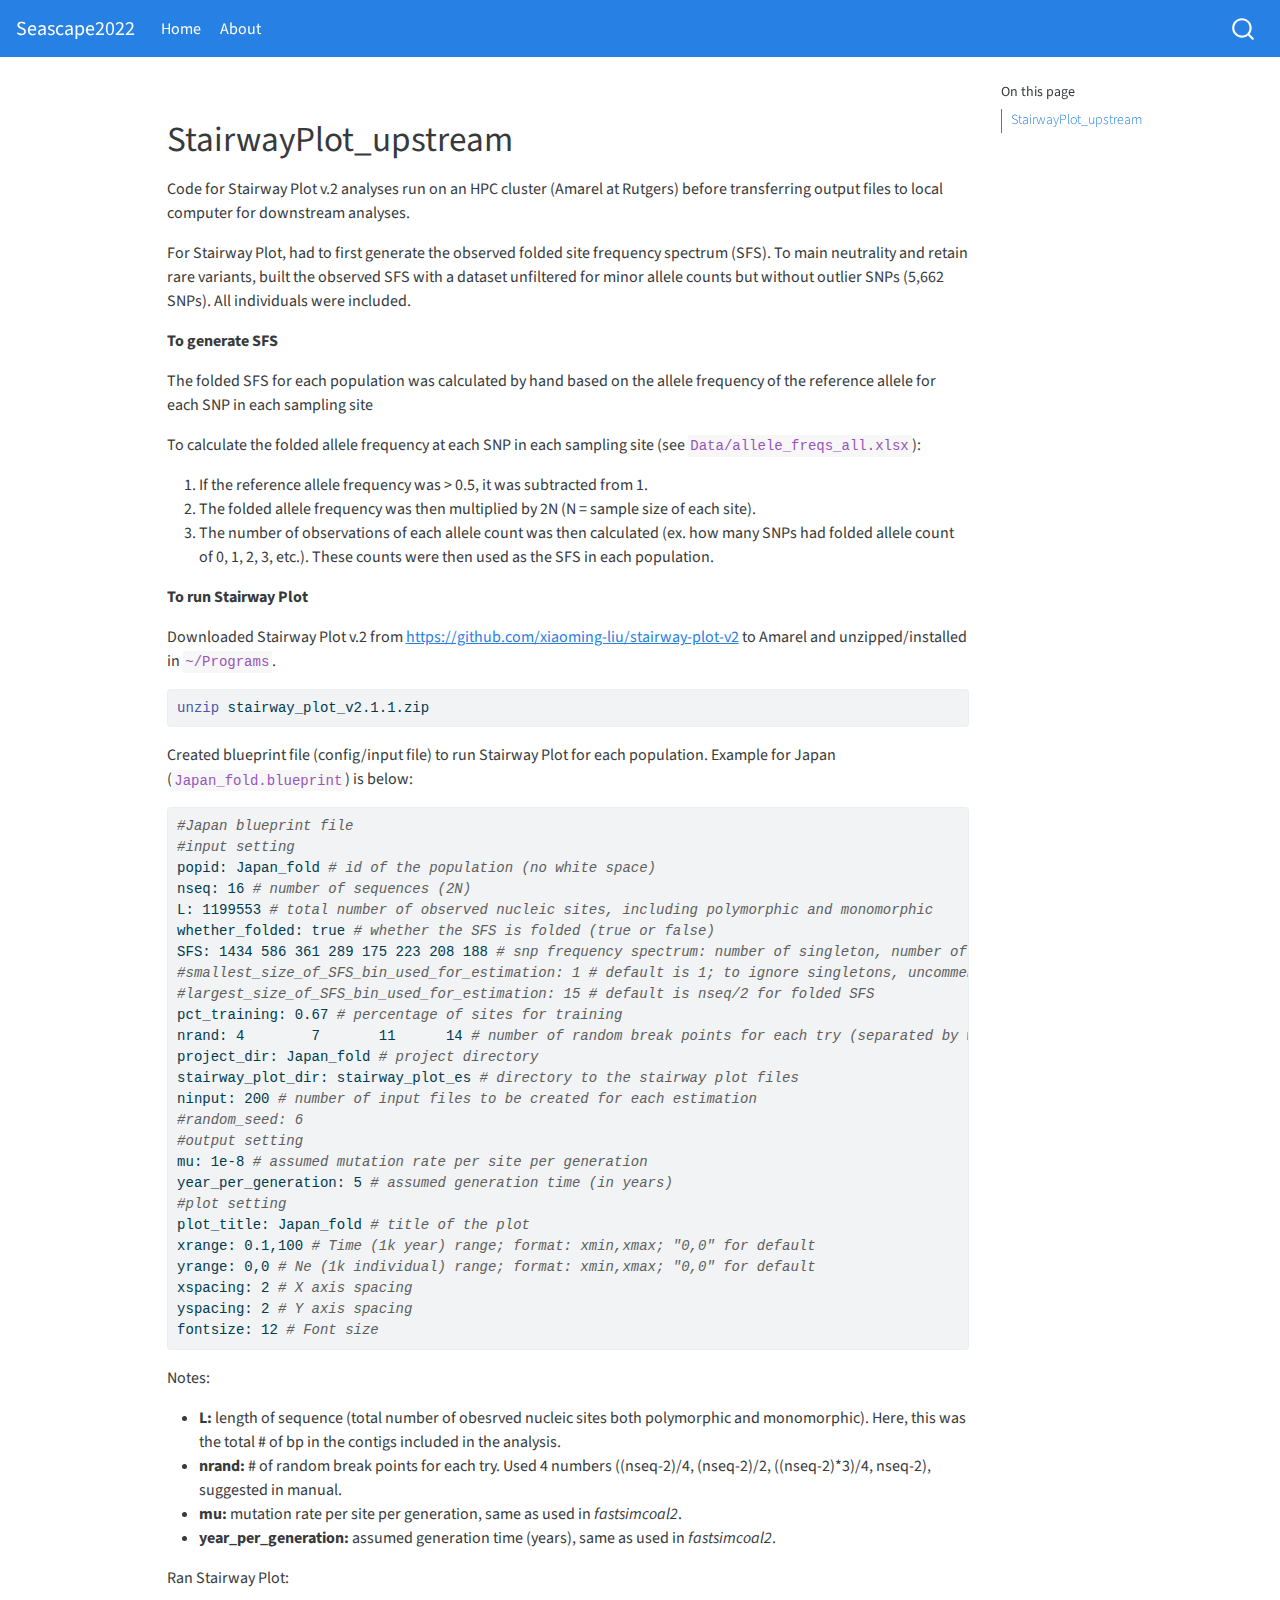
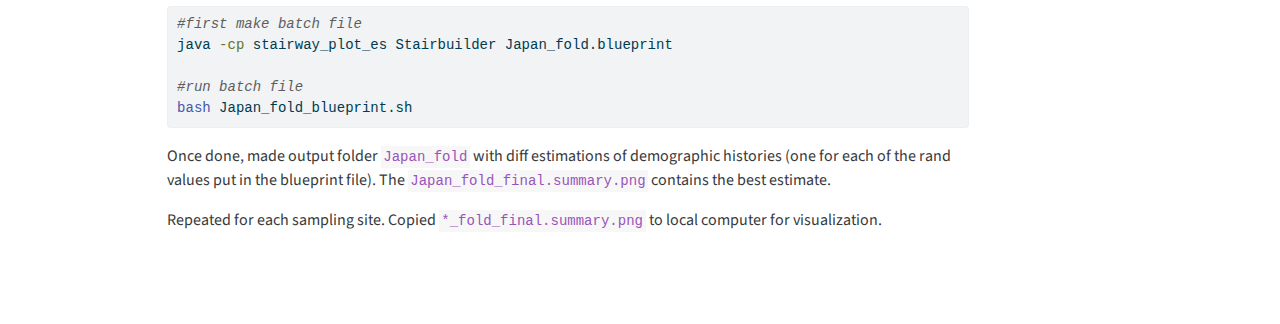
<file: docs/databases/genomic_repositories/rspb.2021.0407/StairwayPlot_upstream.html>
<!DOCTYPE html>
<html xmlns="http://www.w3.org/1999/xhtml" lang="en" xml:lang="en"><head>

<meta charset="utf-8">
<meta name="generator" content="quarto-1.0.37">

<meta name="viewport" content="width=device-width, initial-scale=1.0, user-scalable=yes">


<title>Seascape2022 – stairwayplot_upstream</title>
<style>
code{white-space: pre-wrap;}
span.smallcaps{font-variant: small-caps;}
span.underline{text-decoration: underline;}
div.column{display: inline-block; vertical-align: top; width: 50%;}
div.hanging-indent{margin-left: 1.5em; text-indent: -1.5em;}
ul.task-list{list-style: none;}
pre > code.sourceCode { white-space: pre; position: relative; }
pre > code.sourceCode > span { display: inline-block; line-height: 1.25; }
pre > code.sourceCode > span:empty { height: 1.2em; }
.sourceCode { overflow: visible; }
code.sourceCode > span { color: inherit; text-decoration: inherit; }
div.sourceCode { margin: 1em 0; }
pre.sourceCode { margin: 0; }
@media screen {
div.sourceCode { overflow: auto; }
}
@media print {
pre > code.sourceCode { white-space: pre-wrap; }
pre > code.sourceCode > span { text-indent: -5em; padding-left: 5em; }
}
pre.numberSource code
  { counter-reset: source-line 0; }
pre.numberSource code > span
  { position: relative; left: -4em; counter-increment: source-line; }
pre.numberSource code > span > a:first-child::before
  { content: counter(source-line);
    position: relative; left: -1em; text-align: right; vertical-align: baseline;
    border: none; display: inline-block;
    -webkit-touch-callout: none; -webkit-user-select: none;
    -khtml-user-select: none; -moz-user-select: none;
    -ms-user-select: none; user-select: none;
    padding: 0 4px; width: 4em;
    color: #aaaaaa;
  }
pre.numberSource { margin-left: 3em; border-left: 1px solid #aaaaaa;  padding-left: 4px; }
div.sourceCode
  {   }
@media screen {
pre > code.sourceCode > span > a:first-child::before { text-decoration: underline; }
}
code span.al { color: #ff0000; font-weight: bold; } /* Alert */
code span.an { color: #60a0b0; font-weight: bold; font-style: italic; } /* Annotation */
code span.at { color: #7d9029; } /* Attribute */
code span.bn { color: #40a070; } /* BaseN */
code span.bu { } /* BuiltIn */
code span.cf { color: #007020; font-weight: bold; } /* ControlFlow */
code span.ch { color: #4070a0; } /* Char */
code span.cn { color: #880000; } /* Constant */
code span.co { color: #60a0b0; font-style: italic; } /* Comment */
code span.cv { color: #60a0b0; font-weight: bold; font-style: italic; } /* CommentVar */
code span.do { color: #ba2121; font-style: italic; } /* Documentation */
code span.dt { color: #902000; } /* DataType */
code span.dv { color: #40a070; } /* DecVal */
code span.er { color: #ff0000; font-weight: bold; } /* Error */
code span.ex { } /* Extension */
code span.fl { color: #40a070; } /* Float */
code span.fu { color: #06287e; } /* Function */
code span.im { } /* Import */
code span.in { color: #60a0b0; font-weight: bold; font-style: italic; } /* Information */
code span.kw { color: #007020; font-weight: bold; } /* Keyword */
code span.op { color: #666666; } /* Operator */
code span.ot { color: #007020; } /* Other */
code span.pp { color: #bc7a00; } /* Preprocessor */
code span.sc { color: #4070a0; } /* SpecialChar */
code span.ss { color: #bb6688; } /* SpecialString */
code span.st { color: #4070a0; } /* String */
code span.va { color: #19177c; } /* Variable */
code span.vs { color: #4070a0; } /* VerbatimString */
code span.wa { color: #60a0b0; font-weight: bold; font-style: italic; } /* Warning */
</style>


<script src="../../../site_libs/quarto-nav/quarto-nav.js"></script>
<script src="../../../site_libs/quarto-nav/headroom.min.js"></script>
<script src="../../../site_libs/clipboard/clipboard.min.js"></script>
<script src="../../../site_libs/quarto-search/autocomplete.umd.js"></script>
<script src="../../../site_libs/quarto-search/fuse.min.js"></script>
<script src="../../../site_libs/quarto-search/quarto-search.js"></script>
<meta name="quarto:offset" content="../../../">
<script src="../../../site_libs/quarto-html/quarto.js"></script>
<script src="../../../site_libs/quarto-html/popper.min.js"></script>
<script src="../../../site_libs/quarto-html/tippy.umd.min.js"></script>
<script src="../../../site_libs/quarto-html/anchor.min.js"></script>
<link href="../../../site_libs/quarto-html/tippy.css" rel="stylesheet">
<link href="../../../site_libs/quarto-html/quarto-syntax-highlighting.css" rel="stylesheet" id="quarto-text-highlighting-styles">
<script src="../../../site_libs/bootstrap/bootstrap.min.js"></script>
<link href="../../../site_libs/bootstrap/bootstrap-icons.css" rel="stylesheet">
<link href="../../../site_libs/bootstrap/bootstrap.min.css" rel="stylesheet" id="quarto-bootstrap" data-mode="light">
<script id="quarto-search-options" type="application/json">{
  "location": "navbar",
  "copy-button": false,
  "collapse-after": 3,
  "panel-placement": "end",
  "type": "overlay",
  "limit": 20,
  "language": {
    "search-no-results-text": "No results",
    "search-matching-documents-text": "matching documents",
    "search-copy-link-title": "Copy link to search",
    "search-hide-matches-text": "Hide additional matches",
    "search-more-match-text": "more match in this document",
    "search-more-matches-text": "more matches in this document",
    "search-clear-button-title": "Clear",
    "search-detached-cancel-button-title": "Cancel",
    "search-submit-button-title": "Submit"
  }
}</script>


<link rel="stylesheet" href="../../../styles.css">
</head>

<body class="nav-fixed">

<div id="quarto-search-results"></div>
  <header id="quarto-header" class="headroom fixed-top">
    <nav class="navbar navbar-expand-lg navbar-dark ">
      <div class="navbar-container container-fluid">
      <a class="navbar-brand" href="../../../index.html">
    <span class="navbar-title">Seascape2022</span>
  </a>
          <button class="navbar-toggler" type="button" data-bs-toggle="collapse" data-bs-target="#navbarCollapse" aria-controls="navbarCollapse" aria-expanded="false" aria-label="Toggle navigation" onclick="if (window.quartoToggleHeadroom) { window.quartoToggleHeadroom(); }">
  <span class="navbar-toggler-icon"></span>
</button>
          <div class="collapse navbar-collapse" id="navbarCollapse">
            <ul class="navbar-nav navbar-nav-scroll me-auto">
  <li class="nav-item">
    <a class="nav-link" href="../../../index.html">Home</a>
  </li>  
  <li class="nav-item">
    <a class="nav-link" href="../../../about.html">About</a>
  </li>  
</ul>
              <div id="quarto-search" class="" title="Search"></div>
          </div> <!-- /navcollapse -->
      </div> <!-- /container-fluid -->
    </nav>
</header>
<!-- content -->
<div id="quarto-content" class="quarto-container page-columns page-rows-contents page-layout-article page-navbar">
<!-- sidebar -->
<!-- margin-sidebar -->
    <div id="quarto-margin-sidebar" class="sidebar margin-sidebar">
        <nav id="TOC" role="doc-toc">
    <h2 id="toc-title">On this page</h2>
   
  <ul>
  <li><a href="#stairwayplot_upstream" id="toc-stairwayplot_upstream" class="nav-link active" data-scroll-target="#stairwayplot_upstream">StairwayPlot_upstream</a></li>
  </ul>
</nav>
    </div>
<!-- main -->
<main class="content" id="quarto-document-content">



<section id="stairwayplot_upstream" class="level1">
<h1>StairwayPlot_upstream</h1>
<p>Code for Stairway Plot v.2 analyses run on an HPC cluster (Amarel at Rutgers) before transferring output files to local computer for downstream analyses.</p>
<p>For Stairway Plot, had to first generate the observed folded site frequency spectrum (SFS). To main neutrality and retain rare variants, built the observed SFS with a dataset unfiltered for minor allele counts but without outlier SNPs (5,662 SNPs). All individuals were included.</p>
<p><strong>To generate SFS</strong></p>
<p>The folded SFS for each population was calculated by hand based on the allele frequency of the reference allele for each SNP in each sampling site</p>
<p>To calculate the folded allele frequency at each SNP in each sampling site (see <code>Data/allele_freqs_all.xlsx</code>):</p>
<ol type="1">
<li>If the reference allele frequency was &gt; 0.5, it was subtracted from 1.</li>
<li>The folded allele frequency was then multiplied by 2N (N = sample size of each site).</li>
<li>The number of observations of each allele count was then calculated (ex. how many SNPs had folded allele count of 0, 1, 2, 3, etc.). These counts were then used as the SFS in each population.</li>
</ol>
<p><strong>To run Stairway Plot</strong></p>
<p>Downloaded Stairway Plot v.2 from <a href="https://github.com/xiaoming-liu/stairway-plot-v2" class="uri">https://github.com/xiaoming-liu/stairway-plot-v2</a> to Amarel and unzipped/installed in <code>~/Programs</code>.</p>
<div class="sourceCode" id="cb1"><pre class="sourceCode bash code-with-copy"><code class="sourceCode bash"><span id="cb1-1"><a href="#cb1-1" aria-hidden="true" tabindex="-1"></a><span class="fu">unzip</span> stairway_plot_v2.1.1.zip</span></code><button title="Copy to Clipboard" class="code-copy-button"><i class="bi"></i></button></pre></div>
<p>Created blueprint file (config/input file) to run Stairway Plot for each population. Example for Japan (<code>Japan_fold.blueprint</code>) is below:</p>
<div class="sourceCode" id="cb2"><pre class="sourceCode bash code-with-copy"><code class="sourceCode bash"><span id="cb2-1"><a href="#cb2-1" aria-hidden="true" tabindex="-1"></a><span class="co">#Japan blueprint file</span></span>
<span id="cb2-2"><a href="#cb2-2" aria-hidden="true" tabindex="-1"></a><span class="co">#input setting</span></span>
<span id="cb2-3"><a href="#cb2-3" aria-hidden="true" tabindex="-1"></a><span class="ex">popid:</span> Japan_fold <span class="co"># id of the population (no white space)</span></span>
<span id="cb2-4"><a href="#cb2-4" aria-hidden="true" tabindex="-1"></a><span class="ex">nseq:</span> 16 <span class="co"># number of sequences (2N)</span></span>
<span id="cb2-5"><a href="#cb2-5" aria-hidden="true" tabindex="-1"></a><span class="ex">L:</span> 1199553 <span class="co"># total number of observed nucleic sites, including polymorphic and monomorphic</span></span>
<span id="cb2-6"><a href="#cb2-6" aria-hidden="true" tabindex="-1"></a><span class="ex">whether_folded:</span> true <span class="co"># whether the SFS is folded (true or false)</span></span>
<span id="cb2-7"><a href="#cb2-7" aria-hidden="true" tabindex="-1"></a><span class="ex">SFS:</span> 1434 586 361 289 175 223 208 188 <span class="co"># snp frequency spectrum: number of singleton, number of doubleton, etc. (separated by white space) (should be N/2 values)</span></span>
<span id="cb2-8"><a href="#cb2-8" aria-hidden="true" tabindex="-1"></a><span class="co">#smallest_size_of_SFS_bin_used_for_estimation: 1 # default is 1; to ignore singletons, uncomment this line and change this number to 2</span></span>
<span id="cb2-9"><a href="#cb2-9" aria-hidden="true" tabindex="-1"></a><span class="co">#largest_size_of_SFS_bin_used_for_estimation: 15 # default is nseq/2 for folded SFS</span></span>
<span id="cb2-10"><a href="#cb2-10" aria-hidden="true" tabindex="-1"></a><span class="ex">pct_training:</span> 0.67 <span class="co"># percentage of sites for training</span></span>
<span id="cb2-11"><a href="#cb2-11" aria-hidden="true" tabindex="-1"></a><span class="ex">nrand:</span> 4        7       11      14 <span class="co"># number of random break points for each try (separated by white space)</span></span>
<span id="cb2-12"><a href="#cb2-12" aria-hidden="true" tabindex="-1"></a><span class="ex">project_dir:</span> Japan_fold <span class="co"># project directory</span></span>
<span id="cb2-13"><a href="#cb2-13" aria-hidden="true" tabindex="-1"></a><span class="ex">stairway_plot_dir:</span> stairway_plot_es <span class="co"># directory to the stairway plot files</span></span>
<span id="cb2-14"><a href="#cb2-14" aria-hidden="true" tabindex="-1"></a><span class="ex">ninput:</span> 200 <span class="co"># number of input files to be created for each estimation</span></span>
<span id="cb2-15"><a href="#cb2-15" aria-hidden="true" tabindex="-1"></a><span class="co">#random_seed: 6</span></span>
<span id="cb2-16"><a href="#cb2-16" aria-hidden="true" tabindex="-1"></a><span class="co">#output setting</span></span>
<span id="cb2-17"><a href="#cb2-17" aria-hidden="true" tabindex="-1"></a><span class="ex">mu:</span> 1e-8 <span class="co"># assumed mutation rate per site per generation</span></span>
<span id="cb2-18"><a href="#cb2-18" aria-hidden="true" tabindex="-1"></a><span class="ex">year_per_generation:</span> 5 <span class="co"># assumed generation time (in years)</span></span>
<span id="cb2-19"><a href="#cb2-19" aria-hidden="true" tabindex="-1"></a><span class="co">#plot setting</span></span>
<span id="cb2-20"><a href="#cb2-20" aria-hidden="true" tabindex="-1"></a><span class="ex">plot_title:</span> Japan_fold <span class="co"># title of the plot</span></span>
<span id="cb2-21"><a href="#cb2-21" aria-hidden="true" tabindex="-1"></a><span class="ex">xrange:</span> 0.1,100 <span class="co"># Time (1k year) range; format: xmin,xmax; "0,0" for default</span></span>
<span id="cb2-22"><a href="#cb2-22" aria-hidden="true" tabindex="-1"></a><span class="ex">yrange:</span> 0,0 <span class="co"># Ne (1k individual) range; format: xmin,xmax; "0,0" for default</span></span>
<span id="cb2-23"><a href="#cb2-23" aria-hidden="true" tabindex="-1"></a><span class="ex">xspacing:</span> 2 <span class="co"># X axis spacing</span></span>
<span id="cb2-24"><a href="#cb2-24" aria-hidden="true" tabindex="-1"></a><span class="ex">yspacing:</span> 2 <span class="co"># Y axis spacing</span></span>
<span id="cb2-25"><a href="#cb2-25" aria-hidden="true" tabindex="-1"></a><span class="ex">fontsize:</span> 12 <span class="co"># Font size</span></span></code><button title="Copy to Clipboard" class="code-copy-button"><i class="bi"></i></button></pre></div>
<p>Notes:</p>
<ul>
<li><strong>L:</strong> length of sequence (total number of obesrved nucleic sites both polymorphic and monomorphic). Here, this was the total # of bp in the contigs included in the analysis.</li>
<li><strong>nrand:</strong> # of random break points for each try. Used 4 numbers ((nseq-2)/4, (nseq-2)/2, ((nseq-2)*3)/4, nseq-2), suggested in manual.</li>
<li><strong>mu:</strong> mutation rate per site per generation, same as used in <em>fastsimcoal2</em>.</li>
<li><strong>year_per_generation:</strong> assumed generation time (years), same as used in <em>fastsimcoal2</em>.</li>
</ul>
<p>Ran Stairway Plot:</p>
<div class="sourceCode" id="cb3"><pre class="sourceCode bash code-with-copy"><code class="sourceCode bash"><span id="cb3-1"><a href="#cb3-1" aria-hidden="true" tabindex="-1"></a><span class="co">#first make batch file</span></span>
<span id="cb3-2"><a href="#cb3-2" aria-hidden="true" tabindex="-1"></a><span class="ex">java</span> <span class="at">-cp</span> stairway_plot_es Stairbuilder Japan_fold.blueprint</span>
<span id="cb3-3"><a href="#cb3-3" aria-hidden="true" tabindex="-1"></a></span>
<span id="cb3-4"><a href="#cb3-4" aria-hidden="true" tabindex="-1"></a><span class="co">#run batch file</span></span>
<span id="cb3-5"><a href="#cb3-5" aria-hidden="true" tabindex="-1"></a><span class="fu">bash</span> Japan_fold_blueprint.sh</span></code><button title="Copy to Clipboard" class="code-copy-button"><i class="bi"></i></button></pre></div>
<p>Once done, made output folder <code>Japan_fold</code> with diff estimations of demographic histories (one for each of the rand values put in the blueprint file). The <code>Japan_fold_final.summary.png</code> contains the best estimate.</p>
<p>Repeated for each sampling site. Copied <code>*_fold_final.summary.png</code> to local computer for visualization.</p>


</section>

</main> <!-- /main -->
<script id="quarto-html-after-body" type="application/javascript">
window.document.addEventListener("DOMContentLoaded", function (event) {
  const toggleBodyColorMode = (bsSheetEl) => {
    const mode = bsSheetEl.getAttribute("data-mode");
    const bodyEl = window.document.querySelector("body");
    if (mode === "dark") {
      bodyEl.classList.add("quarto-dark");
      bodyEl.classList.remove("quarto-light");
    } else {
      bodyEl.classList.add("quarto-light");
      bodyEl.classList.remove("quarto-dark");
    }
  }
  const toggleBodyColorPrimary = () => {
    const bsSheetEl = window.document.querySelector("link#quarto-bootstrap");
    if (bsSheetEl) {
      toggleBodyColorMode(bsSheetEl);
    }
  }
  toggleBodyColorPrimary();  
  const icon = "";
  const anchorJS = new window.AnchorJS();
  anchorJS.options = {
    placement: 'right',
    icon: icon
  };
  anchorJS.add('.anchored');
  const clipboard = new window.ClipboardJS('.code-copy-button', {
    target: function(trigger) {
      return trigger.previousElementSibling;
    }
  });
  clipboard.on('success', function(e) {
    // button target
    const button = e.trigger;
    // don't keep focus
    button.blur();
    // flash "checked"
    button.classList.add('code-copy-button-checked');
    var currentTitle = button.getAttribute("title");
    button.setAttribute("title", "Copied!");
    setTimeout(function() {
      button.setAttribute("title", currentTitle);
      button.classList.remove('code-copy-button-checked');
    }, 1000);
    // clear code selection
    e.clearSelection();
  });
  function tippyHover(el, contentFn) {
    const config = {
      allowHTML: true,
      content: contentFn,
      maxWidth: 500,
      delay: 100,
      arrow: false,
      appendTo: function(el) {
          return el.parentElement;
      },
      interactive: true,
      interactiveBorder: 10,
      theme: 'quarto',
      placement: 'bottom-start'
    };
    window.tippy(el, config); 
  }
  const noterefs = window.document.querySelectorAll('a[role="doc-noteref"]');
  for (var i=0; i<noterefs.length; i++) {
    const ref = noterefs[i];
    tippyHover(ref, function() {
      let href = ref.getAttribute('href');
      try { href = new URL(href).hash; } catch {}
      const id = href.replace(/^#\/?/, "");
      const note = window.document.getElementById(id);
      return note.innerHTML;
    });
  }
  var bibliorefs = window.document.querySelectorAll('a[role="doc-biblioref"]');
  for (var i=0; i<bibliorefs.length; i++) {
    const ref = bibliorefs[i];
    const cites = ref.parentNode.getAttribute('data-cites').split(' ');
    tippyHover(ref, function() {
      var popup = window.document.createElement('div');
      cites.forEach(function(cite) {
        var citeDiv = window.document.createElement('div');
        citeDiv.classList.add('hanging-indent');
        citeDiv.classList.add('csl-entry');
        var biblioDiv = window.document.getElementById('ref-' + cite);
        if (biblioDiv) {
          citeDiv.innerHTML = biblioDiv.innerHTML;
        }
        popup.appendChild(citeDiv);
      });
      return popup.innerHTML;
    });
  }
});
</script>
</div> <!-- /content -->



</body></html>
</file>
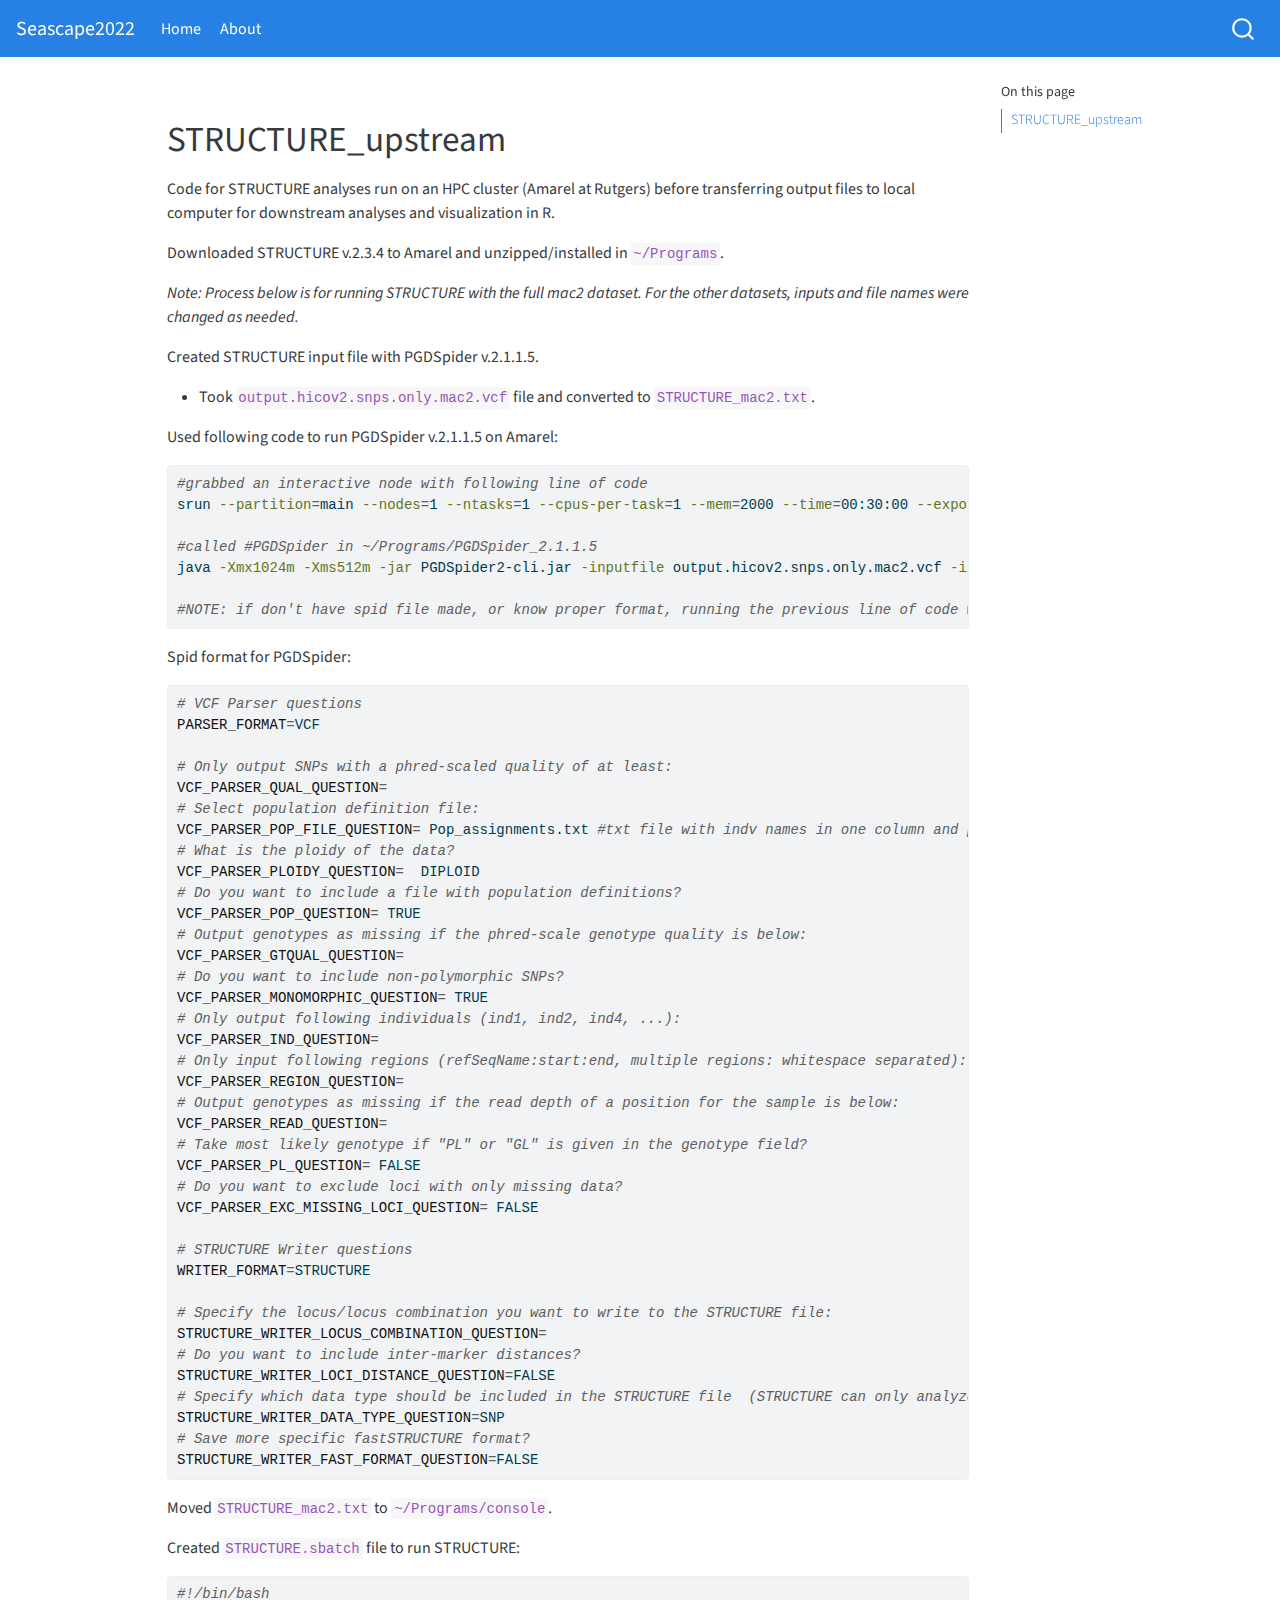
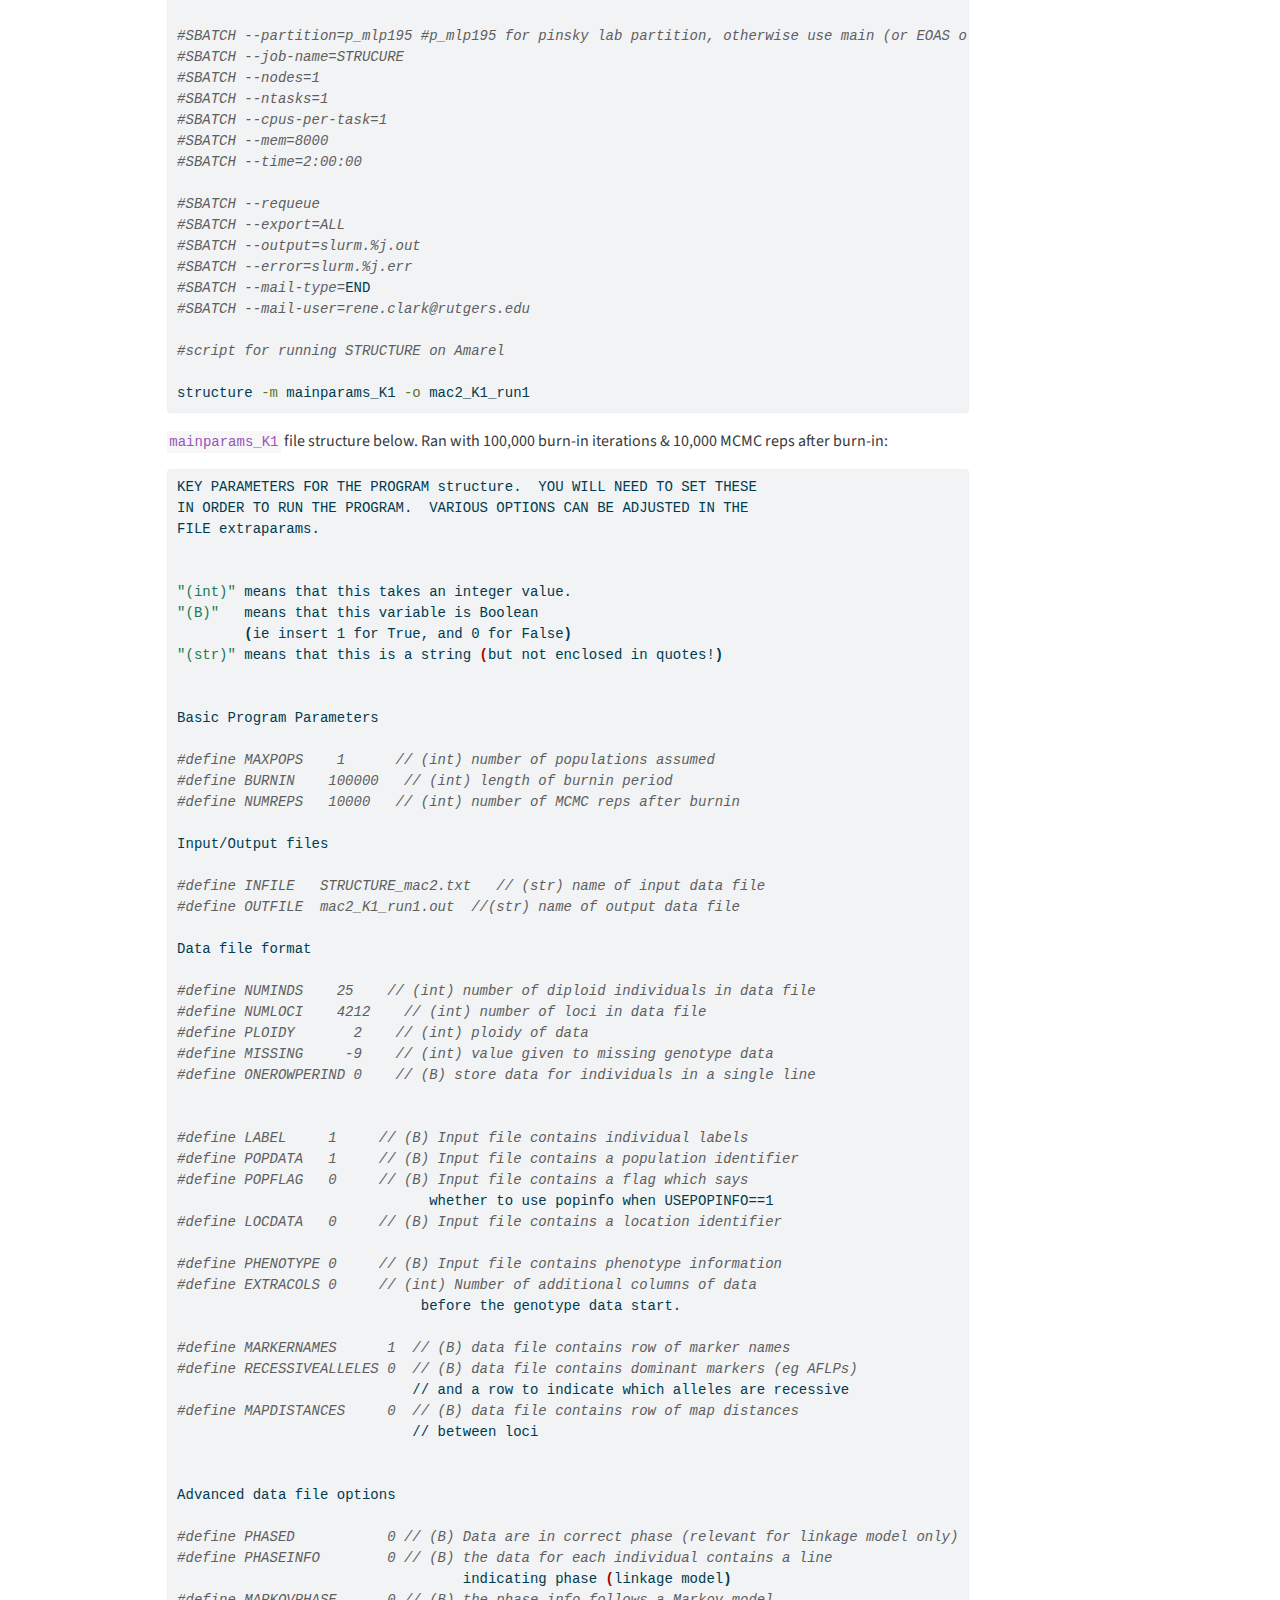
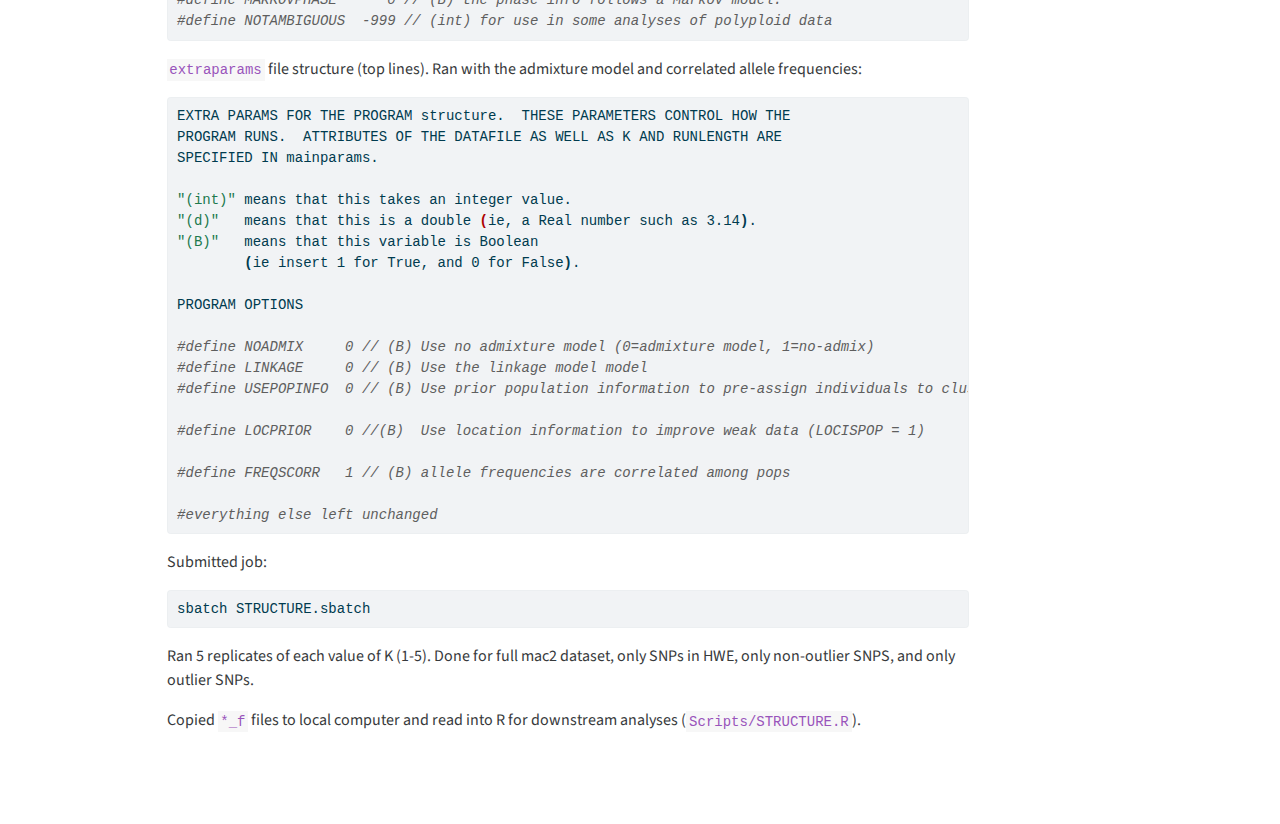
<file: docs/databases/genomic_repositories/rspb.2021.0407/STRUCTURE_upstream.html>
<!DOCTYPE html>
<html xmlns="http://www.w3.org/1999/xhtml" lang="en" xml:lang="en"><head>

<meta charset="utf-8">
<meta name="generator" content="quarto-1.0.37">

<meta name="viewport" content="width=device-width, initial-scale=1.0, user-scalable=yes">


<title>Seascape2022 – structure_upstream</title>
<style>
code{white-space: pre-wrap;}
span.smallcaps{font-variant: small-caps;}
span.underline{text-decoration: underline;}
div.column{display: inline-block; vertical-align: top; width: 50%;}
div.hanging-indent{margin-left: 1.5em; text-indent: -1.5em;}
ul.task-list{list-style: none;}
pre > code.sourceCode { white-space: pre; position: relative; }
pre > code.sourceCode > span { display: inline-block; line-height: 1.25; }
pre > code.sourceCode > span:empty { height: 1.2em; }
.sourceCode { overflow: visible; }
code.sourceCode > span { color: inherit; text-decoration: inherit; }
div.sourceCode { margin: 1em 0; }
pre.sourceCode { margin: 0; }
@media screen {
div.sourceCode { overflow: auto; }
}
@media print {
pre > code.sourceCode { white-space: pre-wrap; }
pre > code.sourceCode > span { text-indent: -5em; padding-left: 5em; }
}
pre.numberSource code
  { counter-reset: source-line 0; }
pre.numberSource code > span
  { position: relative; left: -4em; counter-increment: source-line; }
pre.numberSource code > span > a:first-child::before
  { content: counter(source-line);
    position: relative; left: -1em; text-align: right; vertical-align: baseline;
    border: none; display: inline-block;
    -webkit-touch-callout: none; -webkit-user-select: none;
    -khtml-user-select: none; -moz-user-select: none;
    -ms-user-select: none; user-select: none;
    padding: 0 4px; width: 4em;
    color: #aaaaaa;
  }
pre.numberSource { margin-left: 3em; border-left: 1px solid #aaaaaa;  padding-left: 4px; }
div.sourceCode
  {   }
@media screen {
pre > code.sourceCode > span > a:first-child::before { text-decoration: underline; }
}
code span.al { color: #ff0000; font-weight: bold; } /* Alert */
code span.an { color: #60a0b0; font-weight: bold; font-style: italic; } /* Annotation */
code span.at { color: #7d9029; } /* Attribute */
code span.bn { color: #40a070; } /* BaseN */
code span.bu { } /* BuiltIn */
code span.cf { color: #007020; font-weight: bold; } /* ControlFlow */
code span.ch { color: #4070a0; } /* Char */
code span.cn { color: #880000; } /* Constant */
code span.co { color: #60a0b0; font-style: italic; } /* Comment */
code span.cv { color: #60a0b0; font-weight: bold; font-style: italic; } /* CommentVar */
code span.do { color: #ba2121; font-style: italic; } /* Documentation */
code span.dt { color: #902000; } /* DataType */
code span.dv { color: #40a070; } /* DecVal */
code span.er { color: #ff0000; font-weight: bold; } /* Error */
code span.ex { } /* Extension */
code span.fl { color: #40a070; } /* Float */
code span.fu { color: #06287e; } /* Function */
code span.im { } /* Import */
code span.in { color: #60a0b0; font-weight: bold; font-style: italic; } /* Information */
code span.kw { color: #007020; font-weight: bold; } /* Keyword */
code span.op { color: #666666; } /* Operator */
code span.ot { color: #007020; } /* Other */
code span.pp { color: #bc7a00; } /* Preprocessor */
code span.sc { color: #4070a0; } /* SpecialChar */
code span.ss { color: #bb6688; } /* SpecialString */
code span.st { color: #4070a0; } /* String */
code span.va { color: #19177c; } /* Variable */
code span.vs { color: #4070a0; } /* VerbatimString */
code span.wa { color: #60a0b0; font-weight: bold; font-style: italic; } /* Warning */
</style>


<script src="../../../site_libs/quarto-nav/quarto-nav.js"></script>
<script src="../../../site_libs/quarto-nav/headroom.min.js"></script>
<script src="../../../site_libs/clipboard/clipboard.min.js"></script>
<script src="../../../site_libs/quarto-search/autocomplete.umd.js"></script>
<script src="../../../site_libs/quarto-search/fuse.min.js"></script>
<script src="../../../site_libs/quarto-search/quarto-search.js"></script>
<meta name="quarto:offset" content="../../../">
<script src="../../../site_libs/quarto-html/quarto.js"></script>
<script src="../../../site_libs/quarto-html/popper.min.js"></script>
<script src="../../../site_libs/quarto-html/tippy.umd.min.js"></script>
<script src="../../../site_libs/quarto-html/anchor.min.js"></script>
<link href="../../../site_libs/quarto-html/tippy.css" rel="stylesheet">
<link href="../../../site_libs/quarto-html/quarto-syntax-highlighting.css" rel="stylesheet" id="quarto-text-highlighting-styles">
<script src="../../../site_libs/bootstrap/bootstrap.min.js"></script>
<link href="../../../site_libs/bootstrap/bootstrap-icons.css" rel="stylesheet">
<link href="../../../site_libs/bootstrap/bootstrap.min.css" rel="stylesheet" id="quarto-bootstrap" data-mode="light">
<script id="quarto-search-options" type="application/json">{
  "location": "navbar",
  "copy-button": false,
  "collapse-after": 3,
  "panel-placement": "end",
  "type": "overlay",
  "limit": 20,
  "language": {
    "search-no-results-text": "No results",
    "search-matching-documents-text": "matching documents",
    "search-copy-link-title": "Copy link to search",
    "search-hide-matches-text": "Hide additional matches",
    "search-more-match-text": "more match in this document",
    "search-more-matches-text": "more matches in this document",
    "search-clear-button-title": "Clear",
    "search-detached-cancel-button-title": "Cancel",
    "search-submit-button-title": "Submit"
  }
}</script>


<link rel="stylesheet" href="../../../styles.css">
</head>

<body class="nav-fixed">

<div id="quarto-search-results"></div>
  <header id="quarto-header" class="headroom fixed-top">
    <nav class="navbar navbar-expand-lg navbar-dark ">
      <div class="navbar-container container-fluid">
      <a class="navbar-brand" href="../../../index.html">
    <span class="navbar-title">Seascape2022</span>
  </a>
          <button class="navbar-toggler" type="button" data-bs-toggle="collapse" data-bs-target="#navbarCollapse" aria-controls="navbarCollapse" aria-expanded="false" aria-label="Toggle navigation" onclick="if (window.quartoToggleHeadroom) { window.quartoToggleHeadroom(); }">
  <span class="navbar-toggler-icon"></span>
</button>
          <div class="collapse navbar-collapse" id="navbarCollapse">
            <ul class="navbar-nav navbar-nav-scroll me-auto">
  <li class="nav-item">
    <a class="nav-link" href="../../../index.html">Home</a>
  </li>  
  <li class="nav-item">
    <a class="nav-link" href="../../../about.html">About</a>
  </li>  
</ul>
              <div id="quarto-search" class="" title="Search"></div>
          </div> <!-- /navcollapse -->
      </div> <!-- /container-fluid -->
    </nav>
</header>
<!-- content -->
<div id="quarto-content" class="quarto-container page-columns page-rows-contents page-layout-article page-navbar">
<!-- sidebar -->
<!-- margin-sidebar -->
    <div id="quarto-margin-sidebar" class="sidebar margin-sidebar">
        <nav id="TOC" role="doc-toc">
    <h2 id="toc-title">On this page</h2>
   
  <ul>
  <li><a href="#structure_upstream" id="toc-structure_upstream" class="nav-link active" data-scroll-target="#structure_upstream">STRUCTURE_upstream</a></li>
  </ul>
</nav>
    </div>
<!-- main -->
<main class="content" id="quarto-document-content">



<section id="structure_upstream" class="level1">
<h1>STRUCTURE_upstream</h1>
<p>Code for STRUCTURE analyses run on an HPC cluster (Amarel at Rutgers) before transferring output files to local computer for downstream analyses and visualization in R.</p>
<p>Downloaded STRUCTURE v.2.3.4 to Amarel and unzipped/installed in <code>~/Programs</code>.</p>
<p><em>Note: Process below is for running STRUCTURE with the full mac2 dataset. For the other datasets, inputs and file names were changed as needed.</em></p>
<p>Created STRUCTURE input file with PGDSpider v.2.1.1.5.</p>
<ul>
<li>Took <code>output.hicov2.snps.only.mac2.vcf</code> file and converted to <code>STRUCTURE_mac2.txt</code>.</li>
</ul>
<p>Used following code to run PGDSpider v.2.1.1.5 on Amarel:</p>
<div class="sourceCode" id="cb1"><pre class="sourceCode bash code-with-copy"><code class="sourceCode bash"><span id="cb1-1"><a href="#cb1-1" aria-hidden="true" tabindex="-1"></a><span class="co">#grabbed an interactive node with following line of code</span></span>
<span id="cb1-2"><a href="#cb1-2" aria-hidden="true" tabindex="-1"></a><span class="ex">srun</span> <span class="at">--partition</span><span class="op">=</span>main <span class="at">--nodes</span><span class="op">=</span>1 <span class="at">--ntasks</span><span class="op">=</span>1 <span class="at">--cpus-per-task</span><span class="op">=</span>1 <span class="at">--mem</span><span class="op">=</span>2000 <span class="at">--time</span><span class="op">=</span>00:30:00 <span class="at">--export</span><span class="op">=</span>ALL <span class="at">--pty</span> bash <span class="at">-i</span></span>
<span id="cb1-3"><a href="#cb1-3" aria-hidden="true" tabindex="-1"></a></span>
<span id="cb1-4"><a href="#cb1-4" aria-hidden="true" tabindex="-1"></a><span class="co">#called #PGDSpider in ~/Programs/PGDSpider_2.1.1.5</span></span>
<span id="cb1-5"><a href="#cb1-5" aria-hidden="true" tabindex="-1"></a><span class="ex">java</span> <span class="at">-Xmx1024m</span> <span class="at">-Xms512m</span> <span class="at">-jar</span> PGDSpider2-cli.jar <span class="at">-inputfile</span> output.hicov2.snps.only.mac2.vcf <span class="at">-inputformat</span> VCF <span class="at">-outputfile</span> STRUCTURE_mac2.txt <span class="at">-outputformat</span> STRUCTURE <span class="at">-spid</span> VCF_STRUCTURE.spid</span>
<span id="cb1-6"><a href="#cb1-6" aria-hidden="true" tabindex="-1"></a></span>
<span id="cb1-7"><a href="#cb1-7" aria-hidden="true" tabindex="-1"></a><span class="co">#NOTE: if don't have spid file made, or know proper format, running the previous line of code without the -spid argument will generate a template spid file to modify as needed</span></span></code><button title="Copy to Clipboard" class="code-copy-button"><i class="bi"></i></button></pre></div>
<p>Spid format for PGDSpider:</p>
<div class="sourceCode" id="cb2"><pre class="sourceCode bash code-with-copy"><code class="sourceCode bash"><span id="cb2-1"><a href="#cb2-1" aria-hidden="true" tabindex="-1"></a><span class="co"># VCF Parser questions</span></span>
<span id="cb2-2"><a href="#cb2-2" aria-hidden="true" tabindex="-1"></a><span class="va">PARSER_FORMAT</span><span class="op">=</span>VCF</span>
<span id="cb2-3"><a href="#cb2-3" aria-hidden="true" tabindex="-1"></a></span>
<span id="cb2-4"><a href="#cb2-4" aria-hidden="true" tabindex="-1"></a><span class="co"># Only output SNPs with a phred-scaled quality of at least:</span></span>
<span id="cb2-5"><a href="#cb2-5" aria-hidden="true" tabindex="-1"></a><span class="va">VCF_PARSER_QUAL_QUESTION</span><span class="op">=</span></span>
<span id="cb2-6"><a href="#cb2-6" aria-hidden="true" tabindex="-1"></a><span class="co"># Select population definition file:</span></span>
<span id="cb2-7"><a href="#cb2-7" aria-hidden="true" tabindex="-1"></a><span class="va">VCF_PARSER_POP_FILE_QUESTION</span><span class="op">=</span> <span class="ex">Pop_assignments.txt</span> <span class="co">#txt file with indv names in one column and pop assignment (Pop_1, etc.) in next (no headers, tab-delimited)</span></span>
<span id="cb2-8"><a href="#cb2-8" aria-hidden="true" tabindex="-1"></a><span class="co"># What is the ploidy of the data?</span></span>
<span id="cb2-9"><a href="#cb2-9" aria-hidden="true" tabindex="-1"></a><span class="va">VCF_PARSER_PLOIDY_QUESTION</span><span class="op">=</span>  <span class="ex">DIPLOID</span></span>
<span id="cb2-10"><a href="#cb2-10" aria-hidden="true" tabindex="-1"></a><span class="co"># Do you want to include a file with population definitions?</span></span>
<span id="cb2-11"><a href="#cb2-11" aria-hidden="true" tabindex="-1"></a><span class="va">VCF_PARSER_POP_QUESTION</span><span class="op">=</span> <span class="ex">TRUE</span></span>
<span id="cb2-12"><a href="#cb2-12" aria-hidden="true" tabindex="-1"></a><span class="co"># Output genotypes as missing if the phred-scale genotype quality is below:</span></span>
<span id="cb2-13"><a href="#cb2-13" aria-hidden="true" tabindex="-1"></a><span class="va">VCF_PARSER_GTQUAL_QUESTION</span><span class="op">=</span></span>
<span id="cb2-14"><a href="#cb2-14" aria-hidden="true" tabindex="-1"></a><span class="co"># Do you want to include non-polymorphic SNPs?</span></span>
<span id="cb2-15"><a href="#cb2-15" aria-hidden="true" tabindex="-1"></a><span class="va">VCF_PARSER_MONOMORPHIC_QUESTION</span><span class="op">=</span> <span class="ex">TRUE</span></span>
<span id="cb2-16"><a href="#cb2-16" aria-hidden="true" tabindex="-1"></a><span class="co"># Only output following individuals (ind1, ind2, ind4, ...):</span></span>
<span id="cb2-17"><a href="#cb2-17" aria-hidden="true" tabindex="-1"></a><span class="va">VCF_PARSER_IND_QUESTION</span><span class="op">=</span></span>
<span id="cb2-18"><a href="#cb2-18" aria-hidden="true" tabindex="-1"></a><span class="co"># Only input following regions (refSeqName:start:end, multiple regions: whitespace separated):</span></span>
<span id="cb2-19"><a href="#cb2-19" aria-hidden="true" tabindex="-1"></a><span class="va">VCF_PARSER_REGION_QUESTION</span><span class="op">=</span></span>
<span id="cb2-20"><a href="#cb2-20" aria-hidden="true" tabindex="-1"></a><span class="co"># Output genotypes as missing if the read depth of a position for the sample is below:</span></span>
<span id="cb2-21"><a href="#cb2-21" aria-hidden="true" tabindex="-1"></a><span class="va">VCF_PARSER_READ_QUESTION</span><span class="op">=</span></span>
<span id="cb2-22"><a href="#cb2-22" aria-hidden="true" tabindex="-1"></a><span class="co"># Take most likely genotype if "PL" or "GL" is given in the genotype field?</span></span>
<span id="cb2-23"><a href="#cb2-23" aria-hidden="true" tabindex="-1"></a><span class="va">VCF_PARSER_PL_QUESTION</span><span class="op">=</span> <span class="ex">FALSE</span></span>
<span id="cb2-24"><a href="#cb2-24" aria-hidden="true" tabindex="-1"></a><span class="co"># Do you want to exclude loci with only missing data?</span></span>
<span id="cb2-25"><a href="#cb2-25" aria-hidden="true" tabindex="-1"></a><span class="va">VCF_PARSER_EXC_MISSING_LOCI_QUESTION</span><span class="op">=</span> <span class="ex">FALSE</span></span>
<span id="cb2-26"><a href="#cb2-26" aria-hidden="true" tabindex="-1"></a></span>
<span id="cb2-27"><a href="#cb2-27" aria-hidden="true" tabindex="-1"></a><span class="co"># STRUCTURE Writer questions</span></span>
<span id="cb2-28"><a href="#cb2-28" aria-hidden="true" tabindex="-1"></a><span class="va">WRITER_FORMAT</span><span class="op">=</span>STRUCTURE</span>
<span id="cb2-29"><a href="#cb2-29" aria-hidden="true" tabindex="-1"></a></span>
<span id="cb2-30"><a href="#cb2-30" aria-hidden="true" tabindex="-1"></a><span class="co"># Specify the locus/locus combination you want to write to the STRUCTURE file:</span></span>
<span id="cb2-31"><a href="#cb2-31" aria-hidden="true" tabindex="-1"></a><span class="va">STRUCTURE_WRITER_LOCUS_COMBINATION_QUESTION</span><span class="op">=</span></span>
<span id="cb2-32"><a href="#cb2-32" aria-hidden="true" tabindex="-1"></a><span class="co"># Do you want to include inter-marker distances?</span></span>
<span id="cb2-33"><a href="#cb2-33" aria-hidden="true" tabindex="-1"></a><span class="va">STRUCTURE_WRITER_LOCI_DISTANCE_QUESTION</span><span class="op">=</span>FALSE</span>
<span id="cb2-34"><a href="#cb2-34" aria-hidden="true" tabindex="-1"></a><span class="co"># Specify which data type should be included in the STRUCTURE file  (STRUCTURE can only analyze one data type per file):</span></span>
<span id="cb2-35"><a href="#cb2-35" aria-hidden="true" tabindex="-1"></a><span class="va">STRUCTURE_WRITER_DATA_TYPE_QUESTION</span><span class="op">=</span>SNP</span>
<span id="cb2-36"><a href="#cb2-36" aria-hidden="true" tabindex="-1"></a><span class="co"># Save more specific fastSTRUCTURE format?</span></span>
<span id="cb2-37"><a href="#cb2-37" aria-hidden="true" tabindex="-1"></a><span class="va">STRUCTURE_WRITER_FAST_FORMAT_QUESTION</span><span class="op">=</span>FALSE</span></code><button title="Copy to Clipboard" class="code-copy-button"><i class="bi"></i></button></pre></div>
<p>Moved <code>STRUCTURE_mac2.txt</code> to <code>~/Programs/console</code>.</p>
<p>Created <code>STRUCTURE.sbatch</code> file to run STRUCTURE:</p>
<div class="sourceCode" id="cb3"><pre class="sourceCode bash code-with-copy"><code class="sourceCode bash"><span id="cb3-1"><a href="#cb3-1" aria-hidden="true" tabindex="-1"></a><span class="co">#!/bin/bash</span></span>
<span id="cb3-2"><a href="#cb3-2" aria-hidden="true" tabindex="-1"></a></span>
<span id="cb3-3"><a href="#cb3-3" aria-hidden="true" tabindex="-1"></a><span class="co">#SBATCH --partition=p_mlp195 #p_mlp195 for pinsky lab partition, otherwise use main (or EOAS or E&amp;E)</span></span>
<span id="cb3-4"><a href="#cb3-4" aria-hidden="true" tabindex="-1"></a><span class="co">#SBATCH --job-name=STRUCURE</span></span>
<span id="cb3-5"><a href="#cb3-5" aria-hidden="true" tabindex="-1"></a><span class="co">#SBATCH --nodes=1</span></span>
<span id="cb3-6"><a href="#cb3-6" aria-hidden="true" tabindex="-1"></a><span class="co">#SBATCH --ntasks=1</span></span>
<span id="cb3-7"><a href="#cb3-7" aria-hidden="true" tabindex="-1"></a><span class="co">#SBATCH --cpus-per-task=1</span></span>
<span id="cb3-8"><a href="#cb3-8" aria-hidden="true" tabindex="-1"></a><span class="co">#SBATCH --mem=8000</span></span>
<span id="cb3-9"><a href="#cb3-9" aria-hidden="true" tabindex="-1"></a><span class="co">#SBATCH --time=2:00:00</span></span>
<span id="cb3-10"><a href="#cb3-10" aria-hidden="true" tabindex="-1"></a></span>
<span id="cb3-11"><a href="#cb3-11" aria-hidden="true" tabindex="-1"></a><span class="co">#SBATCH --requeue</span></span>
<span id="cb3-12"><a href="#cb3-12" aria-hidden="true" tabindex="-1"></a><span class="co">#SBATCH --export=ALL</span></span>
<span id="cb3-13"><a href="#cb3-13" aria-hidden="true" tabindex="-1"></a><span class="co">#SBATCH --output=slurm.%j.out</span></span>
<span id="cb3-14"><a href="#cb3-14" aria-hidden="true" tabindex="-1"></a><span class="co">#SBATCH --error=slurm.%j.err</span></span>
<span id="cb3-15"><a href="#cb3-15" aria-hidden="true" tabindex="-1"></a><span class="co">#SBATCH --mail-type=</span><span class="re">END</span></span>
<span id="cb3-16"><a href="#cb3-16" aria-hidden="true" tabindex="-1"></a><span class="co">#SBATCH --mail-user=rene.clark@rutgers.edu</span></span>
<span id="cb3-17"><a href="#cb3-17" aria-hidden="true" tabindex="-1"></a></span>
<span id="cb3-18"><a href="#cb3-18" aria-hidden="true" tabindex="-1"></a><span class="co">#script for running STRUCTURE on Amarel</span></span>
<span id="cb3-19"><a href="#cb3-19" aria-hidden="true" tabindex="-1"></a></span>
<span id="cb3-20"><a href="#cb3-20" aria-hidden="true" tabindex="-1"></a><span class="ex">structure</span> <span class="at">-m</span> mainparams_K1 <span class="at">-o</span> mac2_K1_run1</span></code><button title="Copy to Clipboard" class="code-copy-button"><i class="bi"></i></button></pre></div>
<p><code>mainparams_K1</code> file structure below. Ran with 100,000 burn-in iterations &amp; 10,000 MCMC reps after burn-in:</p>
<div class="sourceCode" id="cb4"><pre class="sourceCode bash code-with-copy"><code class="sourceCode bash"><span id="cb4-1"><a href="#cb4-1" aria-hidden="true" tabindex="-1"></a><span class="ex">KEY</span> PARAMETERS FOR THE PROGRAM structure.  YOU WILL NEED TO SET THESE</span>
<span id="cb4-2"><a href="#cb4-2" aria-hidden="true" tabindex="-1"></a><span class="ex">IN</span> ORDER TO RUN THE PROGRAM.  VARIOUS OPTIONS CAN BE ADJUSTED IN THE</span>
<span id="cb4-3"><a href="#cb4-3" aria-hidden="true" tabindex="-1"></a><span class="ex">FILE</span> extraparams.</span>
<span id="cb4-4"><a href="#cb4-4" aria-hidden="true" tabindex="-1"></a></span>
<span id="cb4-5"><a href="#cb4-5" aria-hidden="true" tabindex="-1"></a></span>
<span id="cb4-6"><a href="#cb4-6" aria-hidden="true" tabindex="-1"></a><span class="st">"(int)"</span> means that this takes an integer value.</span>
<span id="cb4-7"><a href="#cb4-7" aria-hidden="true" tabindex="-1"></a><span class="st">"(B)"</span>   means that this variable is Boolean</span>
<span id="cb4-8"><a href="#cb4-8" aria-hidden="true" tabindex="-1"></a>        <span class="kw">(</span><span class="ex">ie</span> insert 1 for True, and 0 for False<span class="kw">)</span></span>
<span id="cb4-9"><a href="#cb4-9" aria-hidden="true" tabindex="-1"></a><span class="st">"(str)"</span> means that this is a string <span class="er">(</span><span class="ex">but</span> not enclosed in quotes!<span class="kw">)</span></span>
<span id="cb4-10"><a href="#cb4-10" aria-hidden="true" tabindex="-1"></a></span>
<span id="cb4-11"><a href="#cb4-11" aria-hidden="true" tabindex="-1"></a></span>
<span id="cb4-12"><a href="#cb4-12" aria-hidden="true" tabindex="-1"></a><span class="ex">Basic</span> Program Parameters</span>
<span id="cb4-13"><a href="#cb4-13" aria-hidden="true" tabindex="-1"></a></span>
<span id="cb4-14"><a href="#cb4-14" aria-hidden="true" tabindex="-1"></a><span class="co">#define MAXPOPS    1      // (int) number of populations assumed</span></span>
<span id="cb4-15"><a href="#cb4-15" aria-hidden="true" tabindex="-1"></a><span class="co">#define BURNIN    100000   // (int) length of burnin period</span></span>
<span id="cb4-16"><a href="#cb4-16" aria-hidden="true" tabindex="-1"></a><span class="co">#define NUMREPS   10000   // (int) number of MCMC reps after burnin</span></span>
<span id="cb4-17"><a href="#cb4-17" aria-hidden="true" tabindex="-1"></a></span>
<span id="cb4-18"><a href="#cb4-18" aria-hidden="true" tabindex="-1"></a><span class="ex">Input/Output</span> files</span>
<span id="cb4-19"><a href="#cb4-19" aria-hidden="true" tabindex="-1"></a></span>
<span id="cb4-20"><a href="#cb4-20" aria-hidden="true" tabindex="-1"></a><span class="co">#define INFILE   STRUCTURE_mac2.txt   // (str) name of input data file</span></span>
<span id="cb4-21"><a href="#cb4-21" aria-hidden="true" tabindex="-1"></a><span class="co">#define OUTFILE  mac2_K1_run1.out  //(str) name of output data file</span></span>
<span id="cb4-22"><a href="#cb4-22" aria-hidden="true" tabindex="-1"></a></span>
<span id="cb4-23"><a href="#cb4-23" aria-hidden="true" tabindex="-1"></a><span class="ex">Data</span> file format</span>
<span id="cb4-24"><a href="#cb4-24" aria-hidden="true" tabindex="-1"></a></span>
<span id="cb4-25"><a href="#cb4-25" aria-hidden="true" tabindex="-1"></a><span class="co">#define NUMINDS    25    // (int) number of diploid individuals in data file</span></span>
<span id="cb4-26"><a href="#cb4-26" aria-hidden="true" tabindex="-1"></a><span class="co">#define NUMLOCI    4212    // (int) number of loci in data file</span></span>
<span id="cb4-27"><a href="#cb4-27" aria-hidden="true" tabindex="-1"></a><span class="co">#define PLOIDY       2    // (int) ploidy of data</span></span>
<span id="cb4-28"><a href="#cb4-28" aria-hidden="true" tabindex="-1"></a><span class="co">#define MISSING     -9    // (int) value given to missing genotype data</span></span>
<span id="cb4-29"><a href="#cb4-29" aria-hidden="true" tabindex="-1"></a><span class="co">#define ONEROWPERIND 0    // (B) store data for individuals in a single line</span></span>
<span id="cb4-30"><a href="#cb4-30" aria-hidden="true" tabindex="-1"></a></span>
<span id="cb4-31"><a href="#cb4-31" aria-hidden="true" tabindex="-1"></a></span>
<span id="cb4-32"><a href="#cb4-32" aria-hidden="true" tabindex="-1"></a><span class="co">#define LABEL     1     // (B) Input file contains individual labels</span></span>
<span id="cb4-33"><a href="#cb4-33" aria-hidden="true" tabindex="-1"></a><span class="co">#define POPDATA   1     // (B) Input file contains a population identifier</span></span>
<span id="cb4-34"><a href="#cb4-34" aria-hidden="true" tabindex="-1"></a><span class="co">#define POPFLAG   0     // (B) Input file contains a flag which says</span></span>
<span id="cb4-35"><a href="#cb4-35" aria-hidden="true" tabindex="-1"></a>                              <span class="ex">whether</span> to use popinfo when USEPOPINFO==1</span>
<span id="cb4-36"><a href="#cb4-36" aria-hidden="true" tabindex="-1"></a><span class="co">#define LOCDATA   0     // (B) Input file contains a location identifier</span></span>
<span id="cb4-37"><a href="#cb4-37" aria-hidden="true" tabindex="-1"></a></span>
<span id="cb4-38"><a href="#cb4-38" aria-hidden="true" tabindex="-1"></a><span class="co">#define PHENOTYPE 0     // (B) Input file contains phenotype information</span></span>
<span id="cb4-39"><a href="#cb4-39" aria-hidden="true" tabindex="-1"></a><span class="co">#define EXTRACOLS 0     // (int) Number of additional columns of data</span></span>
<span id="cb4-40"><a href="#cb4-40" aria-hidden="true" tabindex="-1"></a>                             <span class="ex">before</span> the genotype data start.</span>
<span id="cb4-41"><a href="#cb4-41" aria-hidden="true" tabindex="-1"></a></span>
<span id="cb4-42"><a href="#cb4-42" aria-hidden="true" tabindex="-1"></a><span class="co">#define MARKERNAMES      1  // (B) data file contains row of marker names</span></span>
<span id="cb4-43"><a href="#cb4-43" aria-hidden="true" tabindex="-1"></a><span class="co">#define RECESSIVEALLELES 0  // (B) data file contains dominant markers (eg AFLPs)</span></span>
<span id="cb4-44"><a href="#cb4-44" aria-hidden="true" tabindex="-1"></a>                            <span class="ex">//</span> and a row to indicate which alleles are recessive</span>
<span id="cb4-45"><a href="#cb4-45" aria-hidden="true" tabindex="-1"></a><span class="co">#define MAPDISTANCES     0  // (B) data file contains row of map distances</span></span>
<span id="cb4-46"><a href="#cb4-46" aria-hidden="true" tabindex="-1"></a>                            <span class="ex">//</span> between loci</span>
<span id="cb4-47"><a href="#cb4-47" aria-hidden="true" tabindex="-1"></a></span>
<span id="cb4-48"><a href="#cb4-48" aria-hidden="true" tabindex="-1"></a></span>
<span id="cb4-49"><a href="#cb4-49" aria-hidden="true" tabindex="-1"></a><span class="ex">Advanced</span> data file options</span>
<span id="cb4-50"><a href="#cb4-50" aria-hidden="true" tabindex="-1"></a></span>
<span id="cb4-51"><a href="#cb4-51" aria-hidden="true" tabindex="-1"></a><span class="co">#define PHASED           0 // (B) Data are in correct phase (relevant for linkage model only)</span></span>
<span id="cb4-52"><a href="#cb4-52" aria-hidden="true" tabindex="-1"></a><span class="co">#define PHASEINFO        0 // (B) the data for each individual contains a line</span></span>
<span id="cb4-53"><a href="#cb4-53" aria-hidden="true" tabindex="-1"></a>                                  <span class="ex">indicating</span> phase <span class="er">(</span><span class="ex">linkage</span> model<span class="kw">)</span></span>
<span id="cb4-54"><a href="#cb4-54" aria-hidden="true" tabindex="-1"></a><span class="co">#define MARKOVPHASE      0 // (B) the phase info follows a Markov model.</span></span>
<span id="cb4-55"><a href="#cb4-55" aria-hidden="true" tabindex="-1"></a><span class="co">#define NOTAMBIGUOUS  -999 // (int) for use in some analyses of polyploid data</span></span></code><button title="Copy to Clipboard" class="code-copy-button"><i class="bi"></i></button></pre></div>
<p><code>extraparams</code> file structure (top lines). Ran with the admixture model and correlated allele frequencies:</p>
<div class="sourceCode" id="cb5"><pre class="sourceCode bash code-with-copy"><code class="sourceCode bash"><span id="cb5-1"><a href="#cb5-1" aria-hidden="true" tabindex="-1"></a><span class="ex">EXTRA</span> PARAMS FOR THE PROGRAM structure.  THESE PARAMETERS CONTROL HOW THE</span>
<span id="cb5-2"><a href="#cb5-2" aria-hidden="true" tabindex="-1"></a><span class="ex">PROGRAM</span> RUNS.  ATTRIBUTES OF THE DATAFILE AS WELL AS K AND RUNLENGTH ARE</span>
<span id="cb5-3"><a href="#cb5-3" aria-hidden="true" tabindex="-1"></a><span class="ex">SPECIFIED</span> IN mainparams.</span>
<span id="cb5-4"><a href="#cb5-4" aria-hidden="true" tabindex="-1"></a></span>
<span id="cb5-5"><a href="#cb5-5" aria-hidden="true" tabindex="-1"></a><span class="st">"(int)"</span> means that this takes an integer value.</span>
<span id="cb5-6"><a href="#cb5-6" aria-hidden="true" tabindex="-1"></a><span class="st">"(d)"</span>   means that this is a double <span class="er">(</span><span class="ex">ie,</span> a Real number such as 3.14<span class="kw">)</span><span class="bu">.</span></span>
<span id="cb5-7"><a href="#cb5-7" aria-hidden="true" tabindex="-1"></a><span class="st">"(B)"</span>   means that this variable is Boolean</span>
<span id="cb5-8"><a href="#cb5-8" aria-hidden="true" tabindex="-1"></a>        <span class="kw">(</span><span class="ex">ie</span> insert 1 for True, and 0 for False<span class="kw">)</span><span class="bu">.</span></span>
<span id="cb5-9"><a href="#cb5-9" aria-hidden="true" tabindex="-1"></a></span>
<span id="cb5-10"><a href="#cb5-10" aria-hidden="true" tabindex="-1"></a><span class="ex">PROGRAM</span> OPTIONS</span>
<span id="cb5-11"><a href="#cb5-11" aria-hidden="true" tabindex="-1"></a></span>
<span id="cb5-12"><a href="#cb5-12" aria-hidden="true" tabindex="-1"></a><span class="co">#define NOADMIX     0 // (B) Use no admixture model (0=admixture model, 1=no-admix)</span></span>
<span id="cb5-13"><a href="#cb5-13" aria-hidden="true" tabindex="-1"></a><span class="co">#define LINKAGE     0 // (B) Use the linkage model model</span></span>
<span id="cb5-14"><a href="#cb5-14" aria-hidden="true" tabindex="-1"></a><span class="co">#define USEPOPINFO  0 // (B) Use prior population information to pre-assign individuals to clusters</span></span>
<span id="cb5-15"><a href="#cb5-15" aria-hidden="true" tabindex="-1"></a></span>
<span id="cb5-16"><a href="#cb5-16" aria-hidden="true" tabindex="-1"></a><span class="co">#define LOCPRIOR    0 //(B)  Use location information to improve weak data (LOCISPOP = 1)</span></span>
<span id="cb5-17"><a href="#cb5-17" aria-hidden="true" tabindex="-1"></a></span>
<span id="cb5-18"><a href="#cb5-18" aria-hidden="true" tabindex="-1"></a><span class="co">#define FREQSCORR   1 // (B) allele frequencies are correlated among pops</span></span>
<span id="cb5-19"><a href="#cb5-19" aria-hidden="true" tabindex="-1"></a></span>
<span id="cb5-20"><a href="#cb5-20" aria-hidden="true" tabindex="-1"></a><span class="co">#everything else left unchanged</span></span></code><button title="Copy to Clipboard" class="code-copy-button"><i class="bi"></i></button></pre></div>
<p>Submitted job:</p>
<div class="sourceCode" id="cb6"><pre class="sourceCode bash code-with-copy"><code class="sourceCode bash"><span id="cb6-1"><a href="#cb6-1" aria-hidden="true" tabindex="-1"></a><span class="ex">sbatch</span> STRUCTURE.sbatch</span></code><button title="Copy to Clipboard" class="code-copy-button"><i class="bi"></i></button></pre></div>
<p>Ran 5 replicates of each value of K (1-5). Done for full mac2 dataset, only SNPs in HWE, only non-outlier SNPS, and only outlier SNPs.</p>
<p>Copied <code>*_f</code> files to local computer and read into R for downstream analyses (<code>Scripts/STRUCTURE.R</code>).</p>


</section>

</main> <!-- /main -->
<script id="quarto-html-after-body" type="application/javascript">
window.document.addEventListener("DOMContentLoaded", function (event) {
  const toggleBodyColorMode = (bsSheetEl) => {
    const mode = bsSheetEl.getAttribute("data-mode");
    const bodyEl = window.document.querySelector("body");
    if (mode === "dark") {
      bodyEl.classList.add("quarto-dark");
      bodyEl.classList.remove("quarto-light");
    } else {
      bodyEl.classList.add("quarto-light");
      bodyEl.classList.remove("quarto-dark");
    }
  }
  const toggleBodyColorPrimary = () => {
    const bsSheetEl = window.document.querySelector("link#quarto-bootstrap");
    if (bsSheetEl) {
      toggleBodyColorMode(bsSheetEl);
    }
  }
  toggleBodyColorPrimary();  
  const icon = "";
  const anchorJS = new window.AnchorJS();
  anchorJS.options = {
    placement: 'right',
    icon: icon
  };
  anchorJS.add('.anchored');
  const clipboard = new window.ClipboardJS('.code-copy-button', {
    target: function(trigger) {
      return trigger.previousElementSibling;
    }
  });
  clipboard.on('success', function(e) {
    // button target
    const button = e.trigger;
    // don't keep focus
    button.blur();
    // flash "checked"
    button.classList.add('code-copy-button-checked');
    var currentTitle = button.getAttribute("title");
    button.setAttribute("title", "Copied!");
    setTimeout(function() {
      button.setAttribute("title", currentTitle);
      button.classList.remove('code-copy-button-checked');
    }, 1000);
    // clear code selection
    e.clearSelection();
  });
  function tippyHover(el, contentFn) {
    const config = {
      allowHTML: true,
      content: contentFn,
      maxWidth: 500,
      delay: 100,
      arrow: false,
      appendTo: function(el) {
          return el.parentElement;
      },
      interactive: true,
      interactiveBorder: 10,
      theme: 'quarto',
      placement: 'bottom-start'
    };
    window.tippy(el, config); 
  }
  const noterefs = window.document.querySelectorAll('a[role="doc-noteref"]');
  for (var i=0; i<noterefs.length; i++) {
    const ref = noterefs[i];
    tippyHover(ref, function() {
      let href = ref.getAttribute('href');
      try { href = new URL(href).hash; } catch {}
      const id = href.replace(/^#\/?/, "");
      const note = window.document.getElementById(id);
      return note.innerHTML;
    });
  }
  var bibliorefs = window.document.querySelectorAll('a[role="doc-biblioref"]');
  for (var i=0; i<bibliorefs.length; i++) {
    const ref = bibliorefs[i];
    const cites = ref.parentNode.getAttribute('data-cites').split(' ');
    tippyHover(ref, function() {
      var popup = window.document.createElement('div');
      cites.forEach(function(cite) {
        var citeDiv = window.document.createElement('div');
        citeDiv.classList.add('hanging-indent');
        citeDiv.classList.add('csl-entry');
        var biblioDiv = window.document.getElementById('ref-' + cite);
        if (biblioDiv) {
          citeDiv.innerHTML = biblioDiv.innerHTML;
        }
        popup.appendChild(citeDiv);
      });
      return popup.innerHTML;
    });
  }
});
</script>
</div> <!-- /content -->



</body></html>
</file>
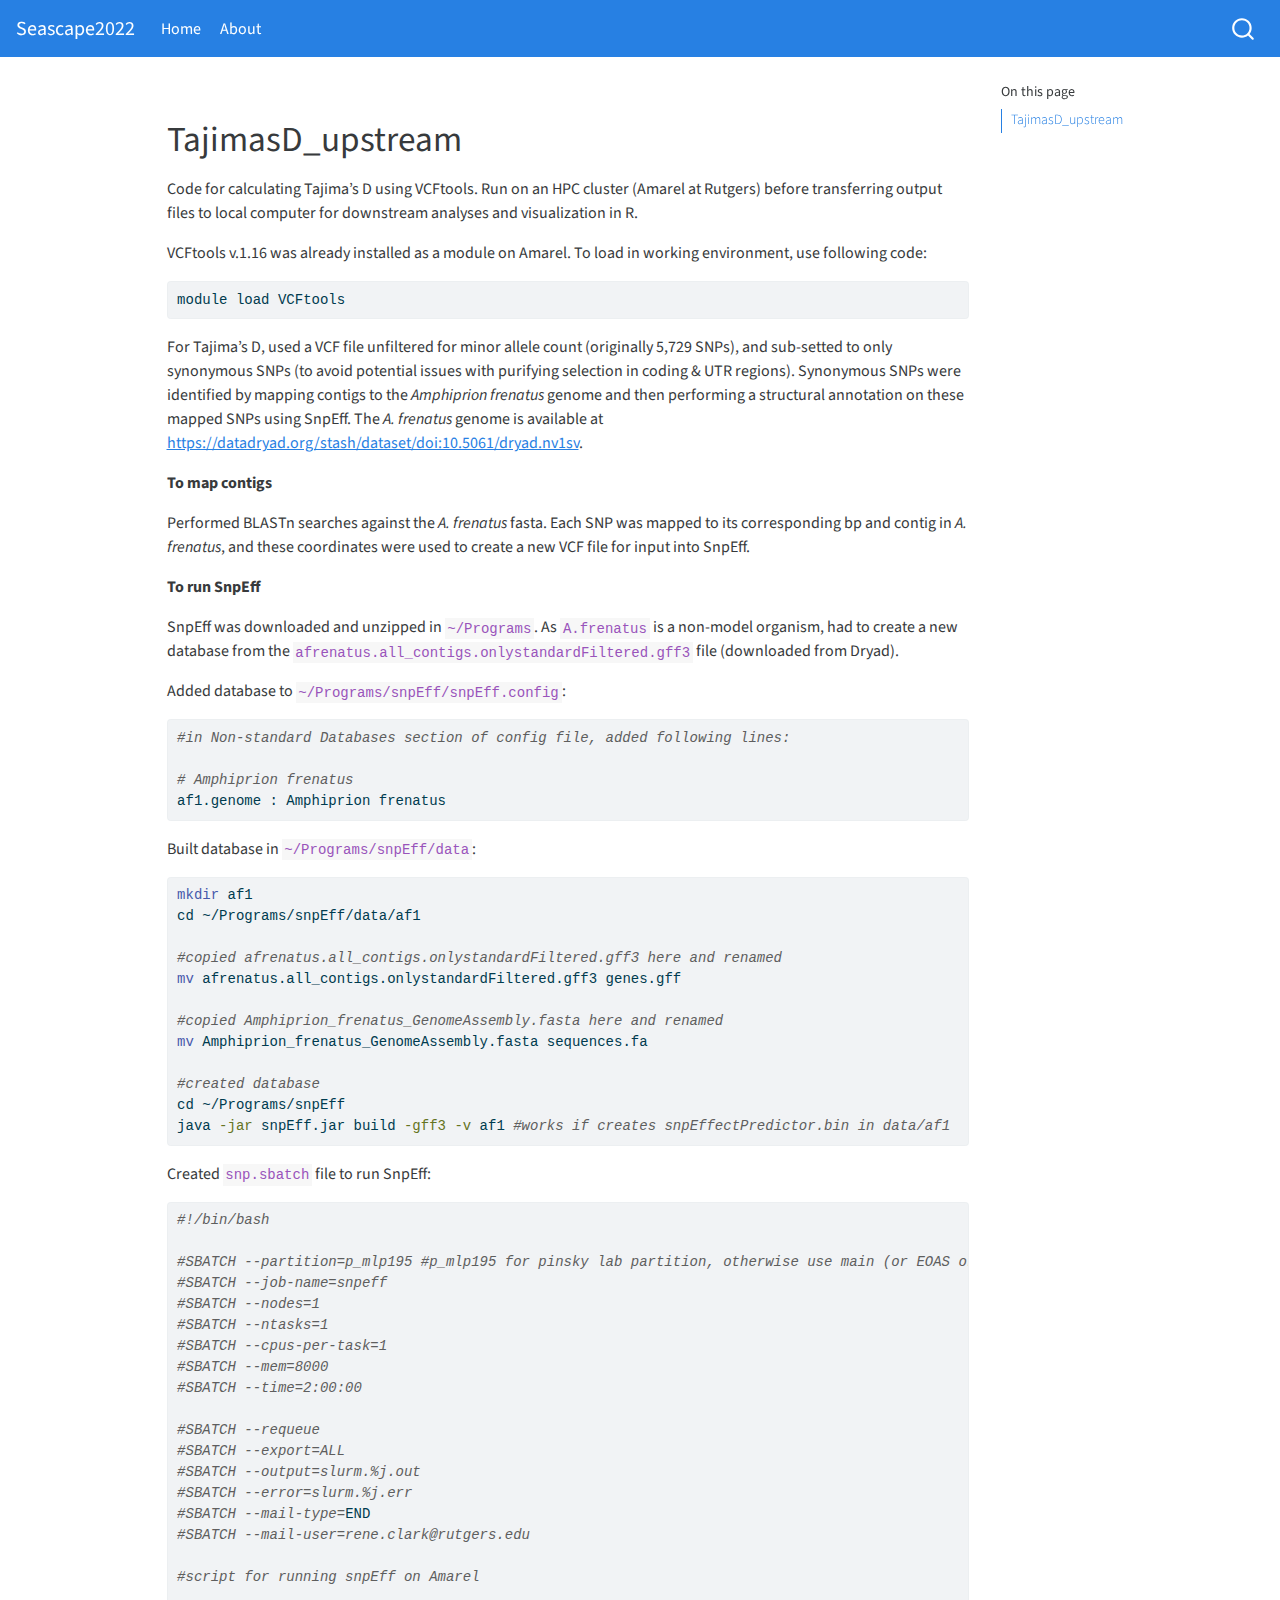
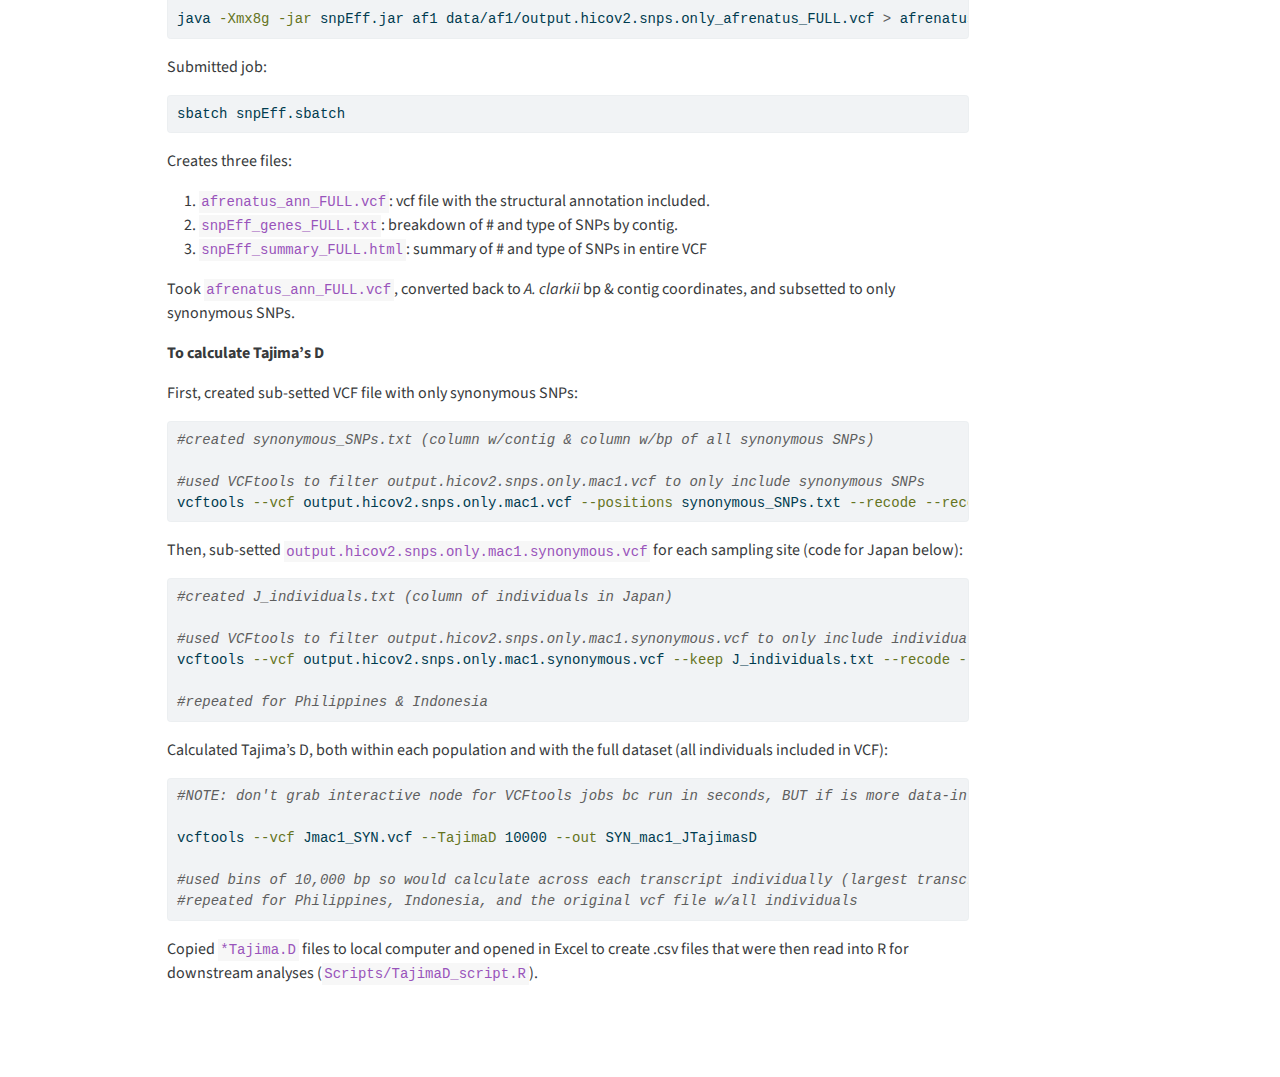
<file: docs/databases/genomic_repositories/rspb.2021.0407/TajimasD_upstream.html>
<!DOCTYPE html>
<html xmlns="http://www.w3.org/1999/xhtml" lang="en" xml:lang="en"><head>

<meta charset="utf-8">
<meta name="generator" content="quarto-1.0.37">

<meta name="viewport" content="width=device-width, initial-scale=1.0, user-scalable=yes">


<title>Seascape2022 – tajimasd_upstream</title>
<style>
code{white-space: pre-wrap;}
span.smallcaps{font-variant: small-caps;}
span.underline{text-decoration: underline;}
div.column{display: inline-block; vertical-align: top; width: 50%;}
div.hanging-indent{margin-left: 1.5em; text-indent: -1.5em;}
ul.task-list{list-style: none;}
pre > code.sourceCode { white-space: pre; position: relative; }
pre > code.sourceCode > span { display: inline-block; line-height: 1.25; }
pre > code.sourceCode > span:empty { height: 1.2em; }
.sourceCode { overflow: visible; }
code.sourceCode > span { color: inherit; text-decoration: inherit; }
div.sourceCode { margin: 1em 0; }
pre.sourceCode { margin: 0; }
@media screen {
div.sourceCode { overflow: auto; }
}
@media print {
pre > code.sourceCode { white-space: pre-wrap; }
pre > code.sourceCode > span { text-indent: -5em; padding-left: 5em; }
}
pre.numberSource code
  { counter-reset: source-line 0; }
pre.numberSource code > span
  { position: relative; left: -4em; counter-increment: source-line; }
pre.numberSource code > span > a:first-child::before
  { content: counter(source-line);
    position: relative; left: -1em; text-align: right; vertical-align: baseline;
    border: none; display: inline-block;
    -webkit-touch-callout: none; -webkit-user-select: none;
    -khtml-user-select: none; -moz-user-select: none;
    -ms-user-select: none; user-select: none;
    padding: 0 4px; width: 4em;
    color: #aaaaaa;
  }
pre.numberSource { margin-left: 3em; border-left: 1px solid #aaaaaa;  padding-left: 4px; }
div.sourceCode
  {   }
@media screen {
pre > code.sourceCode > span > a:first-child::before { text-decoration: underline; }
}
code span.al { color: #ff0000; font-weight: bold; } /* Alert */
code span.an { color: #60a0b0; font-weight: bold; font-style: italic; } /* Annotation */
code span.at { color: #7d9029; } /* Attribute */
code span.bn { color: #40a070; } /* BaseN */
code span.bu { } /* BuiltIn */
code span.cf { color: #007020; font-weight: bold; } /* ControlFlow */
code span.ch { color: #4070a0; } /* Char */
code span.cn { color: #880000; } /* Constant */
code span.co { color: #60a0b0; font-style: italic; } /* Comment */
code span.cv { color: #60a0b0; font-weight: bold; font-style: italic; } /* CommentVar */
code span.do { color: #ba2121; font-style: italic; } /* Documentation */
code span.dt { color: #902000; } /* DataType */
code span.dv { color: #40a070; } /* DecVal */
code span.er { color: #ff0000; font-weight: bold; } /* Error */
code span.ex { } /* Extension */
code span.fl { color: #40a070; } /* Float */
code span.fu { color: #06287e; } /* Function */
code span.im { } /* Import */
code span.in { color: #60a0b0; font-weight: bold; font-style: italic; } /* Information */
code span.kw { color: #007020; font-weight: bold; } /* Keyword */
code span.op { color: #666666; } /* Operator */
code span.ot { color: #007020; } /* Other */
code span.pp { color: #bc7a00; } /* Preprocessor */
code span.sc { color: #4070a0; } /* SpecialChar */
code span.ss { color: #bb6688; } /* SpecialString */
code span.st { color: #4070a0; } /* String */
code span.va { color: #19177c; } /* Variable */
code span.vs { color: #4070a0; } /* VerbatimString */
code span.wa { color: #60a0b0; font-weight: bold; font-style: italic; } /* Warning */
</style>


<script src="../../../site_libs/quarto-nav/quarto-nav.js"></script>
<script src="../../../site_libs/quarto-nav/headroom.min.js"></script>
<script src="../../../site_libs/clipboard/clipboard.min.js"></script>
<script src="../../../site_libs/quarto-search/autocomplete.umd.js"></script>
<script src="../../../site_libs/quarto-search/fuse.min.js"></script>
<script src="../../../site_libs/quarto-search/quarto-search.js"></script>
<meta name="quarto:offset" content="../../../">
<script src="../../../site_libs/quarto-html/quarto.js"></script>
<script src="../../../site_libs/quarto-html/popper.min.js"></script>
<script src="../../../site_libs/quarto-html/tippy.umd.min.js"></script>
<script src="../../../site_libs/quarto-html/anchor.min.js"></script>
<link href="../../../site_libs/quarto-html/tippy.css" rel="stylesheet">
<link href="../../../site_libs/quarto-html/quarto-syntax-highlighting.css" rel="stylesheet" id="quarto-text-highlighting-styles">
<script src="../../../site_libs/bootstrap/bootstrap.min.js"></script>
<link href="../../../site_libs/bootstrap/bootstrap-icons.css" rel="stylesheet">
<link href="../../../site_libs/bootstrap/bootstrap.min.css" rel="stylesheet" id="quarto-bootstrap" data-mode="light">
<script id="quarto-search-options" type="application/json">{
  "location": "navbar",
  "copy-button": false,
  "collapse-after": 3,
  "panel-placement": "end",
  "type": "overlay",
  "limit": 20,
  "language": {
    "search-no-results-text": "No results",
    "search-matching-documents-text": "matching documents",
    "search-copy-link-title": "Copy link to search",
    "search-hide-matches-text": "Hide additional matches",
    "search-more-match-text": "more match in this document",
    "search-more-matches-text": "more matches in this document",
    "search-clear-button-title": "Clear",
    "search-detached-cancel-button-title": "Cancel",
    "search-submit-button-title": "Submit"
  }
}</script>


<link rel="stylesheet" href="../../../styles.css">
</head>

<body class="nav-fixed">

<div id="quarto-search-results"></div>
  <header id="quarto-header" class="headroom fixed-top">
    <nav class="navbar navbar-expand-lg navbar-dark ">
      <div class="navbar-container container-fluid">
      <a class="navbar-brand" href="../../../index.html">
    <span class="navbar-title">Seascape2022</span>
  </a>
          <button class="navbar-toggler" type="button" data-bs-toggle="collapse" data-bs-target="#navbarCollapse" aria-controls="navbarCollapse" aria-expanded="false" aria-label="Toggle navigation" onclick="if (window.quartoToggleHeadroom) { window.quartoToggleHeadroom(); }">
  <span class="navbar-toggler-icon"></span>
</button>
          <div class="collapse navbar-collapse" id="navbarCollapse">
            <ul class="navbar-nav navbar-nav-scroll me-auto">
  <li class="nav-item">
    <a class="nav-link" href="../../../index.html">Home</a>
  </li>  
  <li class="nav-item">
    <a class="nav-link" href="../../../about.html">About</a>
  </li>  
</ul>
              <div id="quarto-search" class="" title="Search"></div>
          </div> <!-- /navcollapse -->
      </div> <!-- /container-fluid -->
    </nav>
</header>
<!-- content -->
<div id="quarto-content" class="quarto-container page-columns page-rows-contents page-layout-article page-navbar">
<!-- sidebar -->
<!-- margin-sidebar -->
    <div id="quarto-margin-sidebar" class="sidebar margin-sidebar">
        <nav id="TOC" role="doc-toc">
    <h2 id="toc-title">On this page</h2>
   
  <ul>
  <li><a href="#tajimasd_upstream" id="toc-tajimasd_upstream" class="nav-link active" data-scroll-target="#tajimasd_upstream">TajimasD_upstream</a></li>
  </ul>
</nav>
    </div>
<!-- main -->
<main class="content" id="quarto-document-content">



<section id="tajimasd_upstream" class="level1">
<h1>TajimasD_upstream</h1>
<p>Code for calculating Tajima’s D using VCFtools. Run on an HPC cluster (Amarel at Rutgers) before transferring output files to local computer for downstream analyses and visualization in R.</p>
<p>VCFtools v.1.16 was already installed as a module on Amarel. To load in working environment, use following code:</p>
<div class="sourceCode" id="cb1"><pre class="sourceCode bash code-with-copy"><code class="sourceCode bash"><span id="cb1-1"><a href="#cb1-1" aria-hidden="true" tabindex="-1"></a><span class="ex">module</span> load VCFtools</span></code><button title="Copy to Clipboard" class="code-copy-button"><i class="bi"></i></button></pre></div>
<p>For Tajima’s D, used a VCF file unfiltered for minor allele count (originally 5,729 SNPs), and sub-setted to only synonymous SNPs (to avoid potential issues with purifying selection in coding &amp; UTR regions). Synonymous SNPs were identified by mapping contigs to the <em>Amphiprion frenatus</em> genome and then performing a structural annotation on these mapped SNPs using SnpEff. The <em>A. frenatus</em> genome is available at <a href="https://datadryad.org/stash/dataset/doi:10.5061/dryad.nv1sv" class="uri">https://datadryad.org/stash/dataset/doi:10.5061/dryad.nv1sv</a>.</p>
<p><strong>To map contigs</strong></p>
<p>Performed BLASTn searches against the <em>A. frenatus</em> fasta. Each SNP was mapped to its corresponding bp and contig in <em>A. frenatus</em>, and these coordinates were used to create a new VCF file for input into SnpEff.</p>
<p><strong>To run SnpEff</strong></p>
<p>SnpEff was downloaded and unzipped in <code>~/Programs</code>. As <code>A.frenatus</code> is a non-model organism, had to create a new database from the <code>afrenatus.all_contigs.onlystandardFiltered.gff3</code> file (downloaded from Dryad).</p>
<p>Added database to <code>~/Programs/snpEff/snpEff.config</code>:</p>
<div class="sourceCode" id="cb2"><pre class="sourceCode bash code-with-copy"><code class="sourceCode bash"><span id="cb2-1"><a href="#cb2-1" aria-hidden="true" tabindex="-1"></a><span class="co">#in Non-standard Databases section of config file, added following lines:</span></span>
<span id="cb2-2"><a href="#cb2-2" aria-hidden="true" tabindex="-1"></a></span>
<span id="cb2-3"><a href="#cb2-3" aria-hidden="true" tabindex="-1"></a><span class="co"># Amphiprion frenatus</span></span>
<span id="cb2-4"><a href="#cb2-4" aria-hidden="true" tabindex="-1"></a><span class="ex">af1.genome</span> : Amphiprion frenatus</span></code><button title="Copy to Clipboard" class="code-copy-button"><i class="bi"></i></button></pre></div>
<p>Built database in <code>~/Programs/snpEff/data</code>:</p>
<div class="sourceCode" id="cb3"><pre class="sourceCode bash code-with-copy"><code class="sourceCode bash"><span id="cb3-1"><a href="#cb3-1" aria-hidden="true" tabindex="-1"></a><span class="fu">mkdir</span> af1</span>
<span id="cb3-2"><a href="#cb3-2" aria-hidden="true" tabindex="-1"></a><span class="bu">cd</span> ~/Programs/snpEff/data/af1</span>
<span id="cb3-3"><a href="#cb3-3" aria-hidden="true" tabindex="-1"></a></span>
<span id="cb3-4"><a href="#cb3-4" aria-hidden="true" tabindex="-1"></a><span class="co">#copied afrenatus.all_contigs.onlystandardFiltered.gff3 here and renamed</span></span>
<span id="cb3-5"><a href="#cb3-5" aria-hidden="true" tabindex="-1"></a><span class="fu">mv</span> afrenatus.all_contigs.onlystandardFiltered.gff3 genes.gff</span>
<span id="cb3-6"><a href="#cb3-6" aria-hidden="true" tabindex="-1"></a></span>
<span id="cb3-7"><a href="#cb3-7" aria-hidden="true" tabindex="-1"></a><span class="co">#copied Amphiprion_frenatus_GenomeAssembly.fasta here and renamed</span></span>
<span id="cb3-8"><a href="#cb3-8" aria-hidden="true" tabindex="-1"></a><span class="fu">mv</span> Amphiprion_frenatus_GenomeAssembly.fasta sequences.fa</span>
<span id="cb3-9"><a href="#cb3-9" aria-hidden="true" tabindex="-1"></a></span>
<span id="cb3-10"><a href="#cb3-10" aria-hidden="true" tabindex="-1"></a><span class="co">#created database</span></span>
<span id="cb3-11"><a href="#cb3-11" aria-hidden="true" tabindex="-1"></a><span class="bu">cd</span> ~/Programs/snpEff</span>
<span id="cb3-12"><a href="#cb3-12" aria-hidden="true" tabindex="-1"></a><span class="ex">java</span> <span class="at">-jar</span> snpEff.jar build <span class="at">-gff3</span> <span class="at">-v</span> af1 <span class="co">#works if creates snpEffectPredictor.bin in data/af1</span></span></code><button title="Copy to Clipboard" class="code-copy-button"><i class="bi"></i></button></pre></div>
<p>Created <code>snp.sbatch</code> file to run SnpEff:</p>
<div class="sourceCode" id="cb4"><pre class="sourceCode bash code-with-copy"><code class="sourceCode bash"><span id="cb4-1"><a href="#cb4-1" aria-hidden="true" tabindex="-1"></a><span class="co">#!/bin/bash</span></span>
<span id="cb4-2"><a href="#cb4-2" aria-hidden="true" tabindex="-1"></a></span>
<span id="cb4-3"><a href="#cb4-3" aria-hidden="true" tabindex="-1"></a><span class="co">#SBATCH --partition=p_mlp195 #p_mlp195 for pinsky lab partition, otherwise use main (or EOAS or E&amp;E)</span></span>
<span id="cb4-4"><a href="#cb4-4" aria-hidden="true" tabindex="-1"></a><span class="co">#SBATCH --job-name=snpeff</span></span>
<span id="cb4-5"><a href="#cb4-5" aria-hidden="true" tabindex="-1"></a><span class="co">#SBATCH --nodes=1</span></span>
<span id="cb4-6"><a href="#cb4-6" aria-hidden="true" tabindex="-1"></a><span class="co">#SBATCH --ntasks=1</span></span>
<span id="cb4-7"><a href="#cb4-7" aria-hidden="true" tabindex="-1"></a><span class="co">#SBATCH --cpus-per-task=1</span></span>
<span id="cb4-8"><a href="#cb4-8" aria-hidden="true" tabindex="-1"></a><span class="co">#SBATCH --mem=8000</span></span>
<span id="cb4-9"><a href="#cb4-9" aria-hidden="true" tabindex="-1"></a><span class="co">#SBATCH --time=2:00:00</span></span>
<span id="cb4-10"><a href="#cb4-10" aria-hidden="true" tabindex="-1"></a></span>
<span id="cb4-11"><a href="#cb4-11" aria-hidden="true" tabindex="-1"></a><span class="co">#SBATCH --requeue</span></span>
<span id="cb4-12"><a href="#cb4-12" aria-hidden="true" tabindex="-1"></a><span class="co">#SBATCH --export=ALL</span></span>
<span id="cb4-13"><a href="#cb4-13" aria-hidden="true" tabindex="-1"></a><span class="co">#SBATCH --output=slurm.%j.out</span></span>
<span id="cb4-14"><a href="#cb4-14" aria-hidden="true" tabindex="-1"></a><span class="co">#SBATCH --error=slurm.%j.err</span></span>
<span id="cb4-15"><a href="#cb4-15" aria-hidden="true" tabindex="-1"></a><span class="co">#SBATCH --mail-type=</span><span class="re">END</span></span>
<span id="cb4-16"><a href="#cb4-16" aria-hidden="true" tabindex="-1"></a><span class="co">#SBATCH --mail-user=rene.clark@rutgers.edu</span></span>
<span id="cb4-17"><a href="#cb4-17" aria-hidden="true" tabindex="-1"></a></span>
<span id="cb4-18"><a href="#cb4-18" aria-hidden="true" tabindex="-1"></a><span class="co">#script for running snpEff on Amarel</span></span>
<span id="cb4-19"><a href="#cb4-19" aria-hidden="true" tabindex="-1"></a></span>
<span id="cb4-20"><a href="#cb4-20" aria-hidden="true" tabindex="-1"></a><span class="ex">java</span> <span class="at">-Xmx8g</span> <span class="at">-jar</span> snpEff.jar af1 data/af1/output.hicov2.snps.only_afrenatus_FULL.vcf <span class="op">&gt;</span> afrenatus_ann_FULL.vcf</span></code><button title="Copy to Clipboard" class="code-copy-button"><i class="bi"></i></button></pre></div>
<p>Submitted job:</p>
<div class="sourceCode" id="cb5"><pre class="sourceCode bash code-with-copy"><code class="sourceCode bash"><span id="cb5-1"><a href="#cb5-1" aria-hidden="true" tabindex="-1"></a><span class="ex">sbatch</span> snpEff.sbatch</span></code><button title="Copy to Clipboard" class="code-copy-button"><i class="bi"></i></button></pre></div>
<p>Creates three files:</p>
<ol type="1">
<li><code>afrenatus_ann_FULL.vcf</code>: vcf file with the structural annotation included.</li>
<li><code>snpEff_genes_FULL.txt</code>: breakdown of # and type of SNPs by contig.</li>
<li><code>snpEff_summary_FULL.html</code>: summary of # and type of SNPs in entire VCF</li>
</ol>
<p>Took <code>afrenatus_ann_FULL.vcf</code>, converted back to <em>A. clarkii</em> bp &amp; contig coordinates, and subsetted to only synonymous SNPs.</p>
<p><strong>To calculate Tajima’s D</strong></p>
<p>First, created sub-setted VCF file with only synonymous SNPs:</p>
<div class="sourceCode" id="cb6"><pre class="sourceCode bash code-with-copy"><code class="sourceCode bash"><span id="cb6-1"><a href="#cb6-1" aria-hidden="true" tabindex="-1"></a><span class="co">#created synonymous_SNPs.txt (column w/contig &amp; column w/bp of all synonymous SNPs)</span></span>
<span id="cb6-2"><a href="#cb6-2" aria-hidden="true" tabindex="-1"></a></span>
<span id="cb6-3"><a href="#cb6-3" aria-hidden="true" tabindex="-1"></a><span class="co">#used VCFtools to filter output.hicov2.snps.only.mac1.vcf to only include synonymous SNPs</span></span>
<span id="cb6-4"><a href="#cb6-4" aria-hidden="true" tabindex="-1"></a><span class="ex">vcftools</span> <span class="at">--vcf</span> output.hicov2.snps.only.mac1.vcf <span class="at">--positions</span> synonymous_SNPs.txt <span class="at">--recode</span> <span class="at">--recode-INFO-all</span> <span class="at">--out</span> output.hicov2.snps.only.mac1.synonymous</span></code><button title="Copy to Clipboard" class="code-copy-button"><i class="bi"></i></button></pre></div>
<p>Then, sub-setted <code>output.hicov2.snps.only.mac1.synonymous.vcf</code> for each sampling site (code for Japan below):</p>
<div class="sourceCode" id="cb7"><pre class="sourceCode bash code-with-copy"><code class="sourceCode bash"><span id="cb7-1"><a href="#cb7-1" aria-hidden="true" tabindex="-1"></a><span class="co">#created J_individuals.txt (column of individuals in Japan)</span></span>
<span id="cb7-2"><a href="#cb7-2" aria-hidden="true" tabindex="-1"></a></span>
<span id="cb7-3"><a href="#cb7-3" aria-hidden="true" tabindex="-1"></a><span class="co">#used VCFtools to filter output.hicov2.snps.only.mac1.synonymous.vcf to only include individuals from Japan</span></span>
<span id="cb7-4"><a href="#cb7-4" aria-hidden="true" tabindex="-1"></a><span class="ex">vcftools</span> <span class="at">--vcf</span> output.hicov2.snps.only.mac1.synonymous.vcf <span class="at">--keep</span> J_individuals.txt <span class="at">--recode</span> <span class="at">--recode-INFO-all</span> <span class="at">--out</span> Jmac1_SYN</span>
<span id="cb7-5"><a href="#cb7-5" aria-hidden="true" tabindex="-1"></a></span>
<span id="cb7-6"><a href="#cb7-6" aria-hidden="true" tabindex="-1"></a><span class="co">#repeated for Philippines &amp; Indonesia</span></span></code><button title="Copy to Clipboard" class="code-copy-button"><i class="bi"></i></button></pre></div>
<p>Calculated Tajima’s D, both within each population and with the full dataset (all individuals included in VCF):</p>
<div class="sourceCode" id="cb8"><pre class="sourceCode bash code-with-copy"><code class="sourceCode bash"><span id="cb8-1"><a href="#cb8-1" aria-hidden="true" tabindex="-1"></a><span class="co">#NOTE: don't grab interactive node for VCFtools jobs bc run in seconds, BUT if is more data-intensive, should get off log-in node to do this.</span></span>
<span id="cb8-2"><a href="#cb8-2" aria-hidden="true" tabindex="-1"></a></span>
<span id="cb8-3"><a href="#cb8-3" aria-hidden="true" tabindex="-1"></a><span class="ex">vcftools</span> <span class="at">--vcf</span> Jmac1_SYN.vcf <span class="at">--TajimaD</span> 10000 <span class="at">--out</span> SYN_mac1_JTajimasD</span>
<span id="cb8-4"><a href="#cb8-4" aria-hidden="true" tabindex="-1"></a></span>
<span id="cb8-5"><a href="#cb8-5" aria-hidden="true" tabindex="-1"></a><span class="co">#used bins of 10,000 bp so would calculate across each transcript individually (largest transcript &lt;7000 bp)</span></span>
<span id="cb8-6"><a href="#cb8-6" aria-hidden="true" tabindex="-1"></a><span class="co">#repeated for Philippines, Indonesia, and the original vcf file w/all individuals</span></span></code><button title="Copy to Clipboard" class="code-copy-button"><i class="bi"></i></button></pre></div>
<p>Copied <code>*Tajima.D</code> files to local computer and opened in Excel to create .csv files that were then read into R for downstream analyses (<code>Scripts/TajimaD_script.R</code>).</p>


</section>

</main> <!-- /main -->
<script id="quarto-html-after-body" type="application/javascript">
window.document.addEventListener("DOMContentLoaded", function (event) {
  const toggleBodyColorMode = (bsSheetEl) => {
    const mode = bsSheetEl.getAttribute("data-mode");
    const bodyEl = window.document.querySelector("body");
    if (mode === "dark") {
      bodyEl.classList.add("quarto-dark");
      bodyEl.classList.remove("quarto-light");
    } else {
      bodyEl.classList.add("quarto-light");
      bodyEl.classList.remove("quarto-dark");
    }
  }
  const toggleBodyColorPrimary = () => {
    const bsSheetEl = window.document.querySelector("link#quarto-bootstrap");
    if (bsSheetEl) {
      toggleBodyColorMode(bsSheetEl);
    }
  }
  toggleBodyColorPrimary();  
  const icon = "";
  const anchorJS = new window.AnchorJS();
  anchorJS.options = {
    placement: 'right',
    icon: icon
  };
  anchorJS.add('.anchored');
  const clipboard = new window.ClipboardJS('.code-copy-button', {
    target: function(trigger) {
      return trigger.previousElementSibling;
    }
  });
  clipboard.on('success', function(e) {
    // button target
    const button = e.trigger;
    // don't keep focus
    button.blur();
    // flash "checked"
    button.classList.add('code-copy-button-checked');
    var currentTitle = button.getAttribute("title");
    button.setAttribute("title", "Copied!");
    setTimeout(function() {
      button.setAttribute("title", currentTitle);
      button.classList.remove('code-copy-button-checked');
    }, 1000);
    // clear code selection
    e.clearSelection();
  });
  function tippyHover(el, contentFn) {
    const config = {
      allowHTML: true,
      content: contentFn,
      maxWidth: 500,
      delay: 100,
      arrow: false,
      appendTo: function(el) {
          return el.parentElement;
      },
      interactive: true,
      interactiveBorder: 10,
      theme: 'quarto',
      placement: 'bottom-start'
    };
    window.tippy(el, config); 
  }
  const noterefs = window.document.querySelectorAll('a[role="doc-noteref"]');
  for (var i=0; i<noterefs.length; i++) {
    const ref = noterefs[i];
    tippyHover(ref, function() {
      let href = ref.getAttribute('href');
      try { href = new URL(href).hash; } catch {}
      const id = href.replace(/^#\/?/, "");
      const note = window.document.getElementById(id);
      return note.innerHTML;
    });
  }
  var bibliorefs = window.document.querySelectorAll('a[role="doc-biblioref"]');
  for (var i=0; i<bibliorefs.length; i++) {
    const ref = bibliorefs[i];
    const cites = ref.parentNode.getAttribute('data-cites').split(' ');
    tippyHover(ref, function() {
      var popup = window.document.createElement('div');
      cites.forEach(function(cite) {
        var citeDiv = window.document.createElement('div');
        citeDiv.classList.add('hanging-indent');
        citeDiv.classList.add('csl-entry');
        var biblioDiv = window.document.getElementById('ref-' + cite);
        if (biblioDiv) {
          citeDiv.innerHTML = biblioDiv.innerHTML;
        }
        popup.appendChild(citeDiv);
      });
      return popup.innerHTML;
    });
  }
});
</script>
</div> <!-- /content -->



</body></html>
</file>
<file: docs/site_libs/quarto-html/tippy.css>
.tippy-box[data-animation=fade][data-state=hidden]{opacity:0}[data-tippy-root]{max-width:calc(100vw - 10px)}.tippy-box{position:relative;background-color:#333;color:#fff;border-radius:4px;font-size:14px;line-height:1.4;white-space:normal;outline:0;transition-property:transform,visibility,opacity}.tippy-box[data-placement^=top]>.tippy-arrow{bottom:0}.tippy-box[data-placement^=top]>.tippy-arrow:before{bottom:-7px;left:0;border-width:8px 8px 0;border-top-color:initial;transform-origin:center top}.tippy-box[data-placement^=bottom]>.tippy-arrow{top:0}.tippy-box[data-placement^=bottom]>.tippy-arrow:before{top:-7px;left:0;border-width:0 8px 8px;border-bottom-color:initial;transform-origin:center bottom}.tippy-box[data-placement^=left]>.tippy-arrow{right:0}.tippy-box[data-placement^=left]>.tippy-arrow:before{border-width:8px 0 8px 8px;border-left-color:initial;right:-7px;transform-origin:center left}.tippy-box[data-placement^=right]>.tippy-arrow{left:0}.tippy-box[data-placement^=right]>.tippy-arrow:before{left:-7px;border-width:8px 8px 8px 0;border-right-color:initial;transform-origin:center right}.tippy-box[data-inertia][data-state=visible]{transition-timing-function:cubic-bezier(.54,1.5,.38,1.11)}.tippy-arrow{width:16px;height:16px;color:#333}.tippy-arrow:before{content:"";position:absolute;border-color:transparent;border-style:solid}.tippy-content{position:relative;padding:5px 9px;z-index:1}
</file>
<file: docs/site_libs/quarto-html/quarto-syntax-highlighting.css>
/* quarto syntax highlight colors */
:root {
  --quarto-hl-ot-color: #003B4F;
  --quarto-hl-at-color: #657422;
  --quarto-hl-ss-color: #20794D;
  --quarto-hl-an-color: #5E5E5E;
  --quarto-hl-fu-color: #4758AB;
  --quarto-hl-st-color: #20794D;
  --quarto-hl-cf-color: #003B4F;
  --quarto-hl-op-color: #5E5E5E;
  --quarto-hl-er-color: #AD0000;
  --quarto-hl-bn-color: #AD0000;
  --quarto-hl-al-color: #AD0000;
  --quarto-hl-va-color: #111111;
  --quarto-hl-bu-color: inherit;
  --quarto-hl-ex-color: inherit;
  --quarto-hl-pp-color: #AD0000;
  --quarto-hl-in-color: #5E5E5E;
  --quarto-hl-vs-color: #20794D;
  --quarto-hl-wa-color: #5E5E5E;
  --quarto-hl-do-color: #5E5E5E;
  --quarto-hl-im-color: #00769E;
  --quarto-hl-ch-color: #20794D;
  --quarto-hl-dt-color: #AD0000;
  --quarto-hl-fl-color: #AD0000;
  --quarto-hl-co-color: #5E5E5E;
  --quarto-hl-cv-color: #5E5E5E;
  --quarto-hl-cn-color: #8f5902;
  --quarto-hl-sc-color: #5E5E5E;
  --quarto-hl-dv-color: #AD0000;
  --quarto-hl-kw-color: #003B4F;
}

/* other quarto variables */
:root {
  --quarto-font-monospace: SFMono-Regular, Menlo, Monaco, Consolas, "Liberation Mono", "Courier New", monospace;
}

pre > code.sourceCode > span {
  color: #003B4F;
}

code span {
  color: #003B4F;
}

code.sourceCode > span {
  color: #003B4F;
}

div.sourceCode,
div.sourceCode pre.sourceCode {
  color: #003B4F;
}

code span.ot {
  color: #003B4F;
}

code span.at {
  color: #657422;
}

code span.ss {
  color: #20794D;
}

code span.an {
  color: #5E5E5E;
}

code span.fu {
  color: #4758AB;
}

code span.st {
  color: #20794D;
}

code span.cf {
  color: #003B4F;
}

code span.op {
  color: #5E5E5E;
}

code span.er {
  color: #AD0000;
}

code span.bn {
  color: #AD0000;
}

code span.al {
  color: #AD0000;
}

code span.va {
  color: #111111;
}

code span.pp {
  color: #AD0000;
}

code span.in {
  color: #5E5E5E;
}

code span.vs {
  color: #20794D;
}

code span.wa {
  color: #5E5E5E;
  font-style: italic;
}

code span.do {
  color: #5E5E5E;
  font-style: italic;
}

code span.im {
  color: #00769E;
}

code span.ch {
  color: #20794D;
}

code span.dt {
  color: #AD0000;
}

code span.fl {
  color: #AD0000;
}

code span.co {
  color: #5E5E5E;
}

code span.cv {
  color: #5E5E5E;
  font-style: italic;
}

code span.cn {
  color: #8f5902;
}

code span.sc {
  color: #5E5E5E;
}

code span.dv {
  color: #AD0000;
}

code span.kw {
  color: #003B4F;
}

.prevent-inlining {
  content: "</";
}

/*# sourceMappingURL=debc5d5d77c3f9108843748ff7464032.css.map */
</file>
<file: docs/styles.css>
/* css styles */
</file>
<file: docs/site_libs/DiagrammeR-styles-0.2/styles.css>
.DiagrammeR,.grViz pre {
  white-space: pre-wrap;       /* CSS 3 */
  white-space: -moz-pre-wrap;  /* Mozilla, since 1999 */
  white-space: -pre-wrap;      /* Opera 4-6 */
  white-space: -o-pre-wrap;    /* Opera 7 */
  word-wrap: break-word;       /* Internet Explorer 5.5+ */
}

.DiagrammeR g .label {
  font-family: Helvetica;
  font-size: 14px;
  color: #333333;
}
</file>
